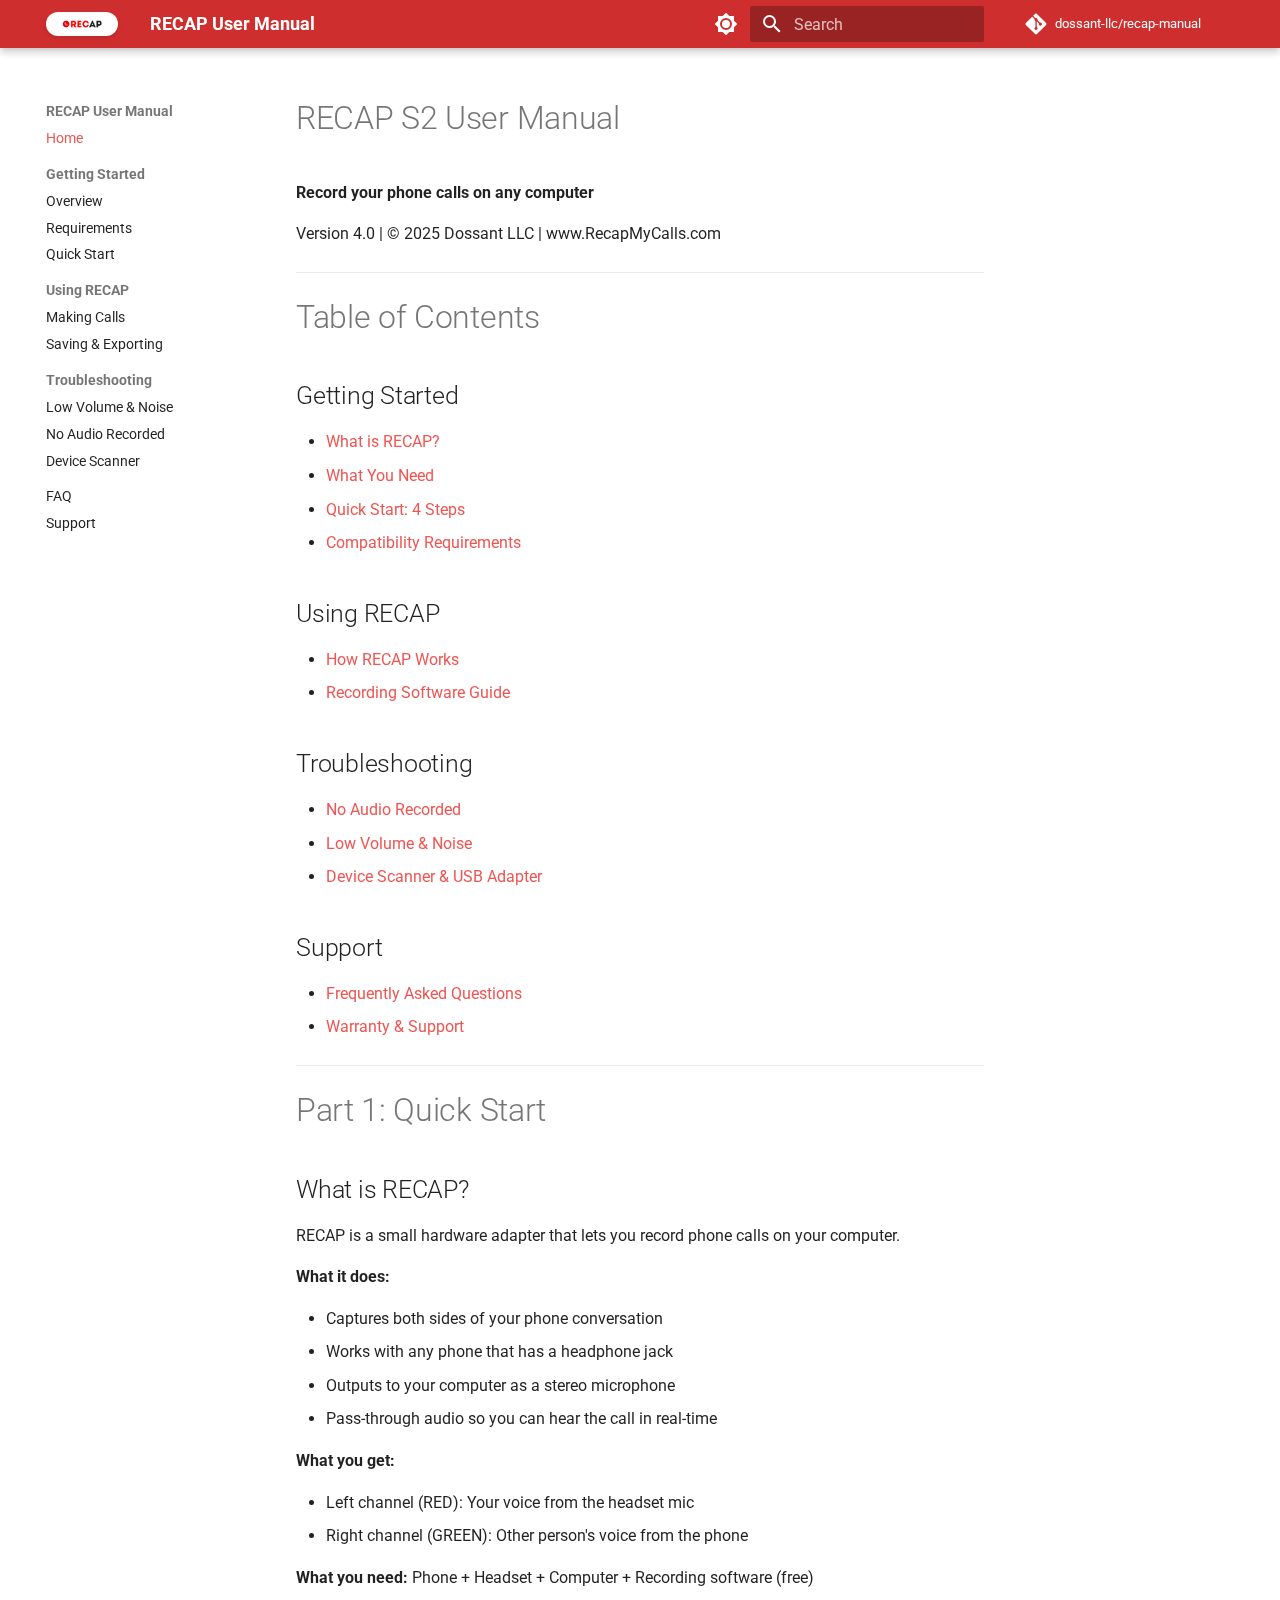
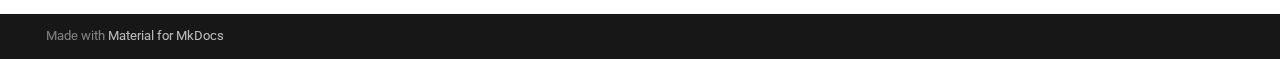
<file: index.html>
<!doctype html>
<html lang="en" class="no-js">
  <head>
    
      <meta charset="utf-8">
      <meta name="viewport" content="width=device-width,initial-scale=1">
      
      
      
        <link rel="canonical" href="https://dossant-llc.github.io/recap-manual/">
      
      
      
        <link rel="next" href="getting-started/overview/">
      
      
        
      
      
      <link rel="icon" href="assets/images/recap-logo.png">
      <meta name="generator" content="mkdocs-1.6.1, mkdocs-material-9.7.0">
    
    
      
        <title>RECAP User Manual</title>
      
    
    
      <link rel="stylesheet" href="assets/stylesheets/main.618322db.min.css">
      
        
        <link rel="stylesheet" href="assets/stylesheets/palette.ab4e12ef.min.css">
      
      


    
    
      
    
    
      
        
        
        <link rel="preconnect" href="https://fonts.gstatic.com" crossorigin>
        <link rel="stylesheet" href="https://fonts.googleapis.com/css?family=Roboto:300,300i,400,400i,700,700i%7CRoboto+Mono:400,400i,700,700i&display=fallback">
        <style>:root{--md-text-font:"Roboto";--md-code-font:"Roboto Mono"}</style>
      
    
    
      <link rel="stylesheet" href="stylesheets/extra.css">
    
    <script>__md_scope=new URL(".",location),__md_hash=e=>[...e].reduce(((e,_)=>(e<<5)-e+_.charCodeAt(0)),0),__md_get=(e,_=localStorage,t=__md_scope)=>JSON.parse(_.getItem(t.pathname+"."+e)),__md_set=(e,_,t=localStorage,a=__md_scope)=>{try{t.setItem(a.pathname+"."+e,JSON.stringify(_))}catch(e){}}</script>
    
      

    
    
  </head>
  
  
    
    
      
    
    
    
    
    <body dir="ltr" data-md-color-scheme="default" data-md-color-primary="red" data-md-color-accent="red">
  
    
    <input class="md-toggle" data-md-toggle="drawer" type="checkbox" id="__drawer" autocomplete="off">
    <input class="md-toggle" data-md-toggle="search" type="checkbox" id="__search" autocomplete="off">
    <label class="md-overlay" for="__drawer"></label>
    <div data-md-component="skip">
      
        
        <a href="#recap-s2-user-manual" class="md-skip">
          Skip to content
        </a>
      
    </div>
    <div data-md-component="announce">
      
    </div>
    
    
      

  

<header class="md-header md-header--shadow" data-md-component="header">
  <nav class="md-header__inner md-grid" aria-label="Header">
    <a href="." title="RECAP User Manual" class="md-header__button md-logo" aria-label="RECAP User Manual" data-md-component="logo">
      
  <img src="assets/images/recap-logo.png" alt="logo">

    </a>
    <label class="md-header__button md-icon" for="__drawer">
      
      <svg xmlns="http://www.w3.org/2000/svg" viewBox="0 0 24 24"><path d="M3 6h18v2H3zm0 5h18v2H3zm0 5h18v2H3z"/></svg>
    </label>
    <div class="md-header__title" data-md-component="header-title">
      <div class="md-header__ellipsis">
        <div class="md-header__topic">
          <span class="md-ellipsis">
            RECAP User Manual
          </span>
        </div>
        <div class="md-header__topic" data-md-component="header-topic">
          <span class="md-ellipsis">
            
              Home
            
          </span>
        </div>
      </div>
    </div>
    
      
        <form class="md-header__option" data-md-component="palette">
  
    
    
    
    <input class="md-option" data-md-color-media="(prefers-color-scheme: light)" data-md-color-scheme="default" data-md-color-primary="red" data-md-color-accent="red"  aria-label="Switch to dark mode"  type="radio" name="__palette" id="__palette_0">
    
      <label class="md-header__button md-icon" title="Switch to dark mode" for="__palette_1" hidden>
        <svg xmlns="http://www.w3.org/2000/svg" viewBox="0 0 24 24"><path d="M12 8a4 4 0 0 0-4 4 4 4 0 0 0 4 4 4 4 0 0 0 4-4 4 4 0 0 0-4-4m0 10a6 6 0 0 1-6-6 6 6 0 0 1 6-6 6 6 0 0 1 6 6 6 6 0 0 1-6 6m8-9.31V4h-4.69L12 .69 8.69 4H4v4.69L.69 12 4 15.31V20h4.69L12 23.31 15.31 20H20v-4.69L23.31 12z"/></svg>
      </label>
    
  
    
    
    
    <input class="md-option" data-md-color-media="(prefers-color-scheme: dark)" data-md-color-scheme="slate" data-md-color-primary="red" data-md-color-accent="red"  aria-label="Switch to light mode"  type="radio" name="__palette" id="__palette_1">
    
      <label class="md-header__button md-icon" title="Switch to light mode" for="__palette_0" hidden>
        <svg xmlns="http://www.w3.org/2000/svg" viewBox="0 0 24 24"><path d="M12 18c-.89 0-1.74-.2-2.5-.55C11.56 16.5 13 14.42 13 12s-1.44-4.5-3.5-5.45C10.26 6.2 11.11 6 12 6a6 6 0 0 1 6 6 6 6 0 0 1-6 6m8-9.31V4h-4.69L12 .69 8.69 4H4v4.69L.69 12 4 15.31V20h4.69L12 23.31 15.31 20H20v-4.69L23.31 12z"/></svg>
      </label>
    
  
</form>
      
    
    
      <script>var palette=__md_get("__palette");if(palette&&palette.color){if("(prefers-color-scheme)"===palette.color.media){var media=matchMedia("(prefers-color-scheme: light)"),input=document.querySelector(media.matches?"[data-md-color-media='(prefers-color-scheme: light)']":"[data-md-color-media='(prefers-color-scheme: dark)']");palette.color.media=input.getAttribute("data-md-color-media"),palette.color.scheme=input.getAttribute("data-md-color-scheme"),palette.color.primary=input.getAttribute("data-md-color-primary"),palette.color.accent=input.getAttribute("data-md-color-accent")}for(var[key,value]of Object.entries(palette.color))document.body.setAttribute("data-md-color-"+key,value)}</script>
    
    
    
      
      
        <label class="md-header__button md-icon" for="__search">
          
          <svg xmlns="http://www.w3.org/2000/svg" viewBox="0 0 24 24"><path d="M9.5 3A6.5 6.5 0 0 1 16 9.5c0 1.61-.59 3.09-1.56 4.23l.27.27h.79l5 5-1.5 1.5-5-5v-.79l-.27-.27A6.52 6.52 0 0 1 9.5 16 6.5 6.5 0 0 1 3 9.5 6.5 6.5 0 0 1 9.5 3m0 2C7 5 5 7 5 9.5S7 14 9.5 14 14 12 14 9.5 12 5 9.5 5"/></svg>
        </label>
        <div class="md-search" data-md-component="search" role="dialog">
  <label class="md-search__overlay" for="__search"></label>
  <div class="md-search__inner" role="search">
    <form class="md-search__form" name="search">
      <input type="text" class="md-search__input" name="query" aria-label="Search" placeholder="Search" autocapitalize="off" autocorrect="off" autocomplete="off" spellcheck="false" data-md-component="search-query" required>
      <label class="md-search__icon md-icon" for="__search">
        
        <svg xmlns="http://www.w3.org/2000/svg" viewBox="0 0 24 24"><path d="M9.5 3A6.5 6.5 0 0 1 16 9.5c0 1.61-.59 3.09-1.56 4.23l.27.27h.79l5 5-1.5 1.5-5-5v-.79l-.27-.27A6.52 6.52 0 0 1 9.5 16 6.5 6.5 0 0 1 3 9.5 6.5 6.5 0 0 1 9.5 3m0 2C7 5 5 7 5 9.5S7 14 9.5 14 14 12 14 9.5 12 5 9.5 5"/></svg>
        
        <svg xmlns="http://www.w3.org/2000/svg" viewBox="0 0 24 24"><path d="M20 11v2H8l5.5 5.5-1.42 1.42L4.16 12l7.92-7.92L13.5 5.5 8 11z"/></svg>
      </label>
      <nav class="md-search__options" aria-label="Search">
        
        <button type="reset" class="md-search__icon md-icon" title="Clear" aria-label="Clear" tabindex="-1">
          
          <svg xmlns="http://www.w3.org/2000/svg" viewBox="0 0 24 24"><path d="M19 6.41 17.59 5 12 10.59 6.41 5 5 6.41 10.59 12 5 17.59 6.41 19 12 13.41 17.59 19 19 17.59 13.41 12z"/></svg>
        </button>
      </nav>
      
        <div class="md-search__suggest" data-md-component="search-suggest"></div>
      
    </form>
    <div class="md-search__output">
      <div class="md-search__scrollwrap" tabindex="0" data-md-scrollfix>
        <div class="md-search-result" data-md-component="search-result">
          <div class="md-search-result__meta">
            Initializing search
          </div>
          <ol class="md-search-result__list" role="presentation"></ol>
        </div>
      </div>
    </div>
  </div>
</div>
      
    
    
      <div class="md-header__source">
        <a href="https://github.com/dossant-llc/recap-manual" title="Go to repository" class="md-source" data-md-component="source">
  <div class="md-source__icon md-icon">
    
    <svg xmlns="http://www.w3.org/2000/svg" viewBox="0 0 448 512"><!--! Font Awesome Free 7.1.0 by @fontawesome - https://fontawesome.com License - https://fontawesome.com/license/free (Icons: CC BY 4.0, Fonts: SIL OFL 1.1, Code: MIT License) Copyright 2025 Fonticons, Inc.--><path d="M439.6 236.1 244 40.5c-5.4-5.5-12.8-8.5-20.4-8.5s-15 3-20.4 8.4L162.5 81l51.5 51.5c27.1-9.1 52.7 16.8 43.4 43.7l49.7 49.7c34.2-11.8 61.2 31 35.5 56.7-26.5 26.5-70.2-2.9-56-37.3L240.3 199v121.9c25.3 12.5 22.3 41.8 9.1 55-6.4 6.4-15.2 10.1-24.3 10.1s-17.8-3.6-24.3-10.1c-17.6-17.6-11.1-46.9 11.2-56v-123c-20.8-8.5-24.6-30.7-18.6-45L142.6 101 8.5 235.1C3 240.6 0 247.9 0 255.5s3 15 8.5 20.4l195.6 195.7c5.4 5.4 12.7 8.4 20.4 8.4s15-3 20.4-8.4l194.7-194.7c5.4-5.4 8.4-12.8 8.4-20.4s-3-15-8.4-20.4"/></svg>
  </div>
  <div class="md-source__repository">
    dossant-llc/recap-manual
  </div>
</a>
      </div>
    
  </nav>
  
</header>
    
    <div class="md-container" data-md-component="container">
      
      
        
          
        
      
      <main class="md-main" data-md-component="main">
        <div class="md-main__inner md-grid">
          
            
              
              <div class="md-sidebar md-sidebar--primary" data-md-component="sidebar" data-md-type="navigation" >
                <div class="md-sidebar__scrollwrap">
                  <div class="md-sidebar__inner">
                    



<nav class="md-nav md-nav--primary" aria-label="Navigation" data-md-level="0">
  <label class="md-nav__title" for="__drawer">
    <a href="." title="RECAP User Manual" class="md-nav__button md-logo" aria-label="RECAP User Manual" data-md-component="logo">
      
  <img src="assets/images/recap-logo.png" alt="logo">

    </a>
    RECAP User Manual
  </label>
  
    <div class="md-nav__source">
      <a href="https://github.com/dossant-llc/recap-manual" title="Go to repository" class="md-source" data-md-component="source">
  <div class="md-source__icon md-icon">
    
    <svg xmlns="http://www.w3.org/2000/svg" viewBox="0 0 448 512"><!--! Font Awesome Free 7.1.0 by @fontawesome - https://fontawesome.com License - https://fontawesome.com/license/free (Icons: CC BY 4.0, Fonts: SIL OFL 1.1, Code: MIT License) Copyright 2025 Fonticons, Inc.--><path d="M439.6 236.1 244 40.5c-5.4-5.5-12.8-8.5-20.4-8.5s-15 3-20.4 8.4L162.5 81l51.5 51.5c27.1-9.1 52.7 16.8 43.4 43.7l49.7 49.7c34.2-11.8 61.2 31 35.5 56.7-26.5 26.5-70.2-2.9-56-37.3L240.3 199v121.9c25.3 12.5 22.3 41.8 9.1 55-6.4 6.4-15.2 10.1-24.3 10.1s-17.8-3.6-24.3-10.1c-17.6-17.6-11.1-46.9 11.2-56v-123c-20.8-8.5-24.6-30.7-18.6-45L142.6 101 8.5 235.1C3 240.6 0 247.9 0 255.5s3 15 8.5 20.4l195.6 195.7c5.4 5.4 12.7 8.4 20.4 8.4s15-3 20.4-8.4l194.7-194.7c5.4-5.4 8.4-12.8 8.4-20.4s-3-15-8.4-20.4"/></svg>
  </div>
  <div class="md-source__repository">
    dossant-llc/recap-manual
  </div>
</a>
    </div>
  
  <ul class="md-nav__list" data-md-scrollfix>
    
      
      
  
  
    
  
  
  
    <li class="md-nav__item md-nav__item--active">
      
      <input class="md-nav__toggle md-toggle" type="checkbox" id="__toc">
      
      
        
      
      
      <a href="." class="md-nav__link md-nav__link--active">
        
  
  
  <span class="md-ellipsis">
    
  
    Home
  

    
  </span>
  
  

      </a>
      
    </li>
  

    
      
      
  
  
  
  
    
    
    
    
      
        
        
      
    
    
    <li class="md-nav__item md-nav__item--section md-nav__item--nested">
      
        
        
          
        
        <input class="md-nav__toggle md-toggle md-toggle--indeterminate" type="checkbox" id="__nav_2" >
        
          
          <label class="md-nav__link" for="__nav_2" id="__nav_2_label" tabindex="">
            
  
  
  <span class="md-ellipsis">
    
  
    Getting Started
  

    
  </span>
  
  

            <span class="md-nav__icon md-icon"></span>
          </label>
        
        <nav class="md-nav" data-md-level="1" aria-labelledby="__nav_2_label" aria-expanded="false">
          <label class="md-nav__title" for="__nav_2">
            <span class="md-nav__icon md-icon"></span>
            
  
    Getting Started
  

          </label>
          <ul class="md-nav__list" data-md-scrollfix>
            
              
                
  
  
  
  
    <li class="md-nav__item">
      <a href="getting-started/overview/" class="md-nav__link">
        
  
  
  <span class="md-ellipsis">
    
  
    Overview
  

    
  </span>
  
  

      </a>
    </li>
  

              
            
              
                
  
  
  
  
    <li class="md-nav__item">
      <a href="getting-started/requirements/" class="md-nav__link">
        
  
  
  <span class="md-ellipsis">
    
  
    Requirements
  

    
  </span>
  
  

      </a>
    </li>
  

              
            
              
                
  
  
  
  
    <li class="md-nav__item">
      <a href="getting-started/quick-start/" class="md-nav__link">
        
  
  
  <span class="md-ellipsis">
    
  
    Quick Start
  

    
  </span>
  
  

      </a>
    </li>
  

              
            
          </ul>
        </nav>
      
    </li>
  

    
      
      
  
  
  
  
    
    
    
    
      
        
        
      
    
    
    <li class="md-nav__item md-nav__item--section md-nav__item--nested">
      
        
        
          
        
        <input class="md-nav__toggle md-toggle md-toggle--indeterminate" type="checkbox" id="__nav_3" >
        
          
          <label class="md-nav__link" for="__nav_3" id="__nav_3_label" tabindex="">
            
  
  
  <span class="md-ellipsis">
    
  
    Using RECAP
  

    
  </span>
  
  

            <span class="md-nav__icon md-icon"></span>
          </label>
        
        <nav class="md-nav" data-md-level="1" aria-labelledby="__nav_3_label" aria-expanded="false">
          <label class="md-nav__title" for="__nav_3">
            <span class="md-nav__icon md-icon"></span>
            
  
    Using RECAP
  

          </label>
          <ul class="md-nav__list" data-md-scrollfix>
            
              
                
  
  
  
  
    <li class="md-nav__item">
      <a href="using-recap/making-calls/" class="md-nav__link">
        
  
  
  <span class="md-ellipsis">
    
  
    Making Calls
  

    
  </span>
  
  

      </a>
    </li>
  

              
            
              
                
  
  
  
  
    <li class="md-nav__item">
      <a href="using-recap/saving-exporting/" class="md-nav__link">
        
  
  
  <span class="md-ellipsis">
    
  
    Saving & Exporting
  

    
  </span>
  
  

      </a>
    </li>
  

              
            
          </ul>
        </nav>
      
    </li>
  

    
      
      
  
  
  
  
    
    
    
    
      
        
        
      
    
    
    <li class="md-nav__item md-nav__item--section md-nav__item--nested">
      
        
        
          
        
        <input class="md-nav__toggle md-toggle md-toggle--indeterminate" type="checkbox" id="__nav_4" >
        
          
          <label class="md-nav__link" for="__nav_4" id="__nav_4_label" tabindex="">
            
  
  
  <span class="md-ellipsis">
    
  
    Troubleshooting
  

    
  </span>
  
  

            <span class="md-nav__icon md-icon"></span>
          </label>
        
        <nav class="md-nav" data-md-level="1" aria-labelledby="__nav_4_label" aria-expanded="false">
          <label class="md-nav__title" for="__nav_4">
            <span class="md-nav__icon md-icon"></span>
            
  
    Troubleshooting
  

          </label>
          <ul class="md-nav__list" data-md-scrollfix>
            
              
                
  
  
  
  
    <li class="md-nav__item">
      <a href="troubleshooting/low-volume-noise/" class="md-nav__link">
        
  
  
  <span class="md-ellipsis">
    
  
    Low Volume & Noise
  

    
  </span>
  
  

      </a>
    </li>
  

              
            
              
                
  
  
  
  
    <li class="md-nav__item">
      <a href="troubleshooting/no-audio/" class="md-nav__link">
        
  
  
  <span class="md-ellipsis">
    
  
    No Audio Recorded
  

    
  </span>
  
  

      </a>
    </li>
  

              
            
              
                
  
  
  
  
    <li class="md-nav__item">
      <a href="troubleshooting/device-scanner/" class="md-nav__link">
        
  
  
  <span class="md-ellipsis">
    
  
    Device Scanner
  

    
  </span>
  
  

      </a>
    </li>
  

              
            
          </ul>
        </nav>
      
    </li>
  

    
      
      
  
  
  
  
    <li class="md-nav__item">
      <a href="faq/" class="md-nav__link">
        
  
  
  <span class="md-ellipsis">
    
  
    FAQ
  

    
  </span>
  
  

      </a>
    </li>
  

    
      
      
  
  
  
  
    <li class="md-nav__item">
      <a href="support/" class="md-nav__link">
        
  
  
  <span class="md-ellipsis">
    
  
    Support
  

    
  </span>
  
  

      </a>
    </li>
  

    
  </ul>
</nav>
                  </div>
                </div>
              </div>
            
            
              
              <div class="md-sidebar md-sidebar--secondary" data-md-component="sidebar" data-md-type="toc" >
                <div class="md-sidebar__scrollwrap">
                  <div class="md-sidebar__inner">
                    

<nav class="md-nav md-nav--secondary" aria-label="Table of contents">
  
  
  
    
  
  
</nav>
                  </div>
                </div>
              </div>
            
          
          
            <div class="md-content" data-md-component="content">
              
              <article class="md-content__inner md-typeset">
                
                  


  
  


<h1 id="recap-s2-user-manual">RECAP S2 User Manual</h1>
<p><strong>Record your phone calls on any computer</strong></p>
<p>Version 4.0 | © 2025 Dossant LLC | www.RecapMyCalls.com</p>
<hr />
<h1 id="table-of-contents">Table of Contents</h1>
<h2 id="getting-started">Getting Started</h2>
<ul>
<li><a href="#what-is-recap">What is RECAP?</a></li>
<li><a href="getting-started/overview/">What You Need</a></li>
<li><a href="getting-started/quick-start/">Quick Start: 4 Steps</a></li>
<li><a href="getting-started/requirements/">Compatibility Requirements</a></li>
</ul>
<h2 id="using-recap">Using RECAP</h2>
<ul>
<li><a href="using-recap/making-calls/">How RECAP Works</a></li>
<li><a href="using-recap/saving-exporting/">Recording Software Guide</a></li>
</ul>
<h2 id="troubleshooting">Troubleshooting</h2>
<ul>
<li><a href="troubleshooting/no-audio/">No Audio Recorded</a></li>
<li><a href="troubleshooting/low-volume-noise/">Low Volume &amp; Noise</a></li>
<li><a href="troubleshooting/device-scanner/">Device Scanner &amp; USB Adapter</a></li>
</ul>
<h2 id="support">Support</h2>
<ul>
<li><a href="faq/">Frequently Asked Questions</a></li>
<li><a href="support/">Warranty &amp; Support</a></li>
</ul>
<hr />
<h1 id="part-1-quick-start">Part 1: Quick Start</h1>
<h2 id="what-is-recap">What is RECAP?</h2>
<p>RECAP is a small hardware adapter that lets you record phone calls on your computer.</p>
<p><strong>What it does:</strong></p>
<ul>
<li>Captures both sides of your phone conversation</li>
<li>Works with any phone that has a headphone jack</li>
<li>Outputs to your computer as a stereo microphone</li>
<li>Pass-through audio so you can hear the call in real-time</li>
</ul>
<p><strong>What you get:</strong></p>
<ul>
<li>Left channel (RED): Your voice from the headset mic</li>
<li>Right channel (GREEN): Other person's voice from the phone</li>
</ul>
<p><strong>What you need:</strong> Phone + Headset + Computer + Recording software (free)</p>












                
              </article>
            </div>
          
          
<script>var target=document.getElementById(location.hash.slice(1));target&&target.name&&(target.checked=target.name.startsWith("__tabbed_"))</script>
        </div>
        
      </main>
      
        <footer class="md-footer">
  
  <div class="md-footer-meta md-typeset">
    <div class="md-footer-meta__inner md-grid">
      <div class="md-copyright">
  
  
    Made with
    <a href="https://squidfunk.github.io/mkdocs-material/" target="_blank" rel="noopener">
      Material for MkDocs
    </a>
  
</div>
      
    </div>
  </div>
</footer>
      
    </div>
    <div class="md-dialog" data-md-component="dialog">
      <div class="md-dialog__inner md-typeset"></div>
    </div>
    
    
    
      
      
      <script id="__config" type="application/json">{"annotate": null, "base": ".", "features": ["navigation.instant", "navigation.sections", "navigation.expand", "search.highlight", "search.suggest"], "search": "assets/javascripts/workers/search.7a47a382.min.js", "tags": null, "translations": {"clipboard.copied": "Copied to clipboard", "clipboard.copy": "Copy to clipboard", "search.result.more.one": "1 more on this page", "search.result.more.other": "# more on this page", "search.result.none": "No matching documents", "search.result.one": "1 matching document", "search.result.other": "# matching documents", "search.result.placeholder": "Type to start searching", "search.result.term.missing": "Missing", "select.version": "Select version"}, "version": null}</script>
    
    
      <script src="assets/javascripts/bundle.e71a0d61.min.js"></script>
      
    
  </body>
</html>
</file>
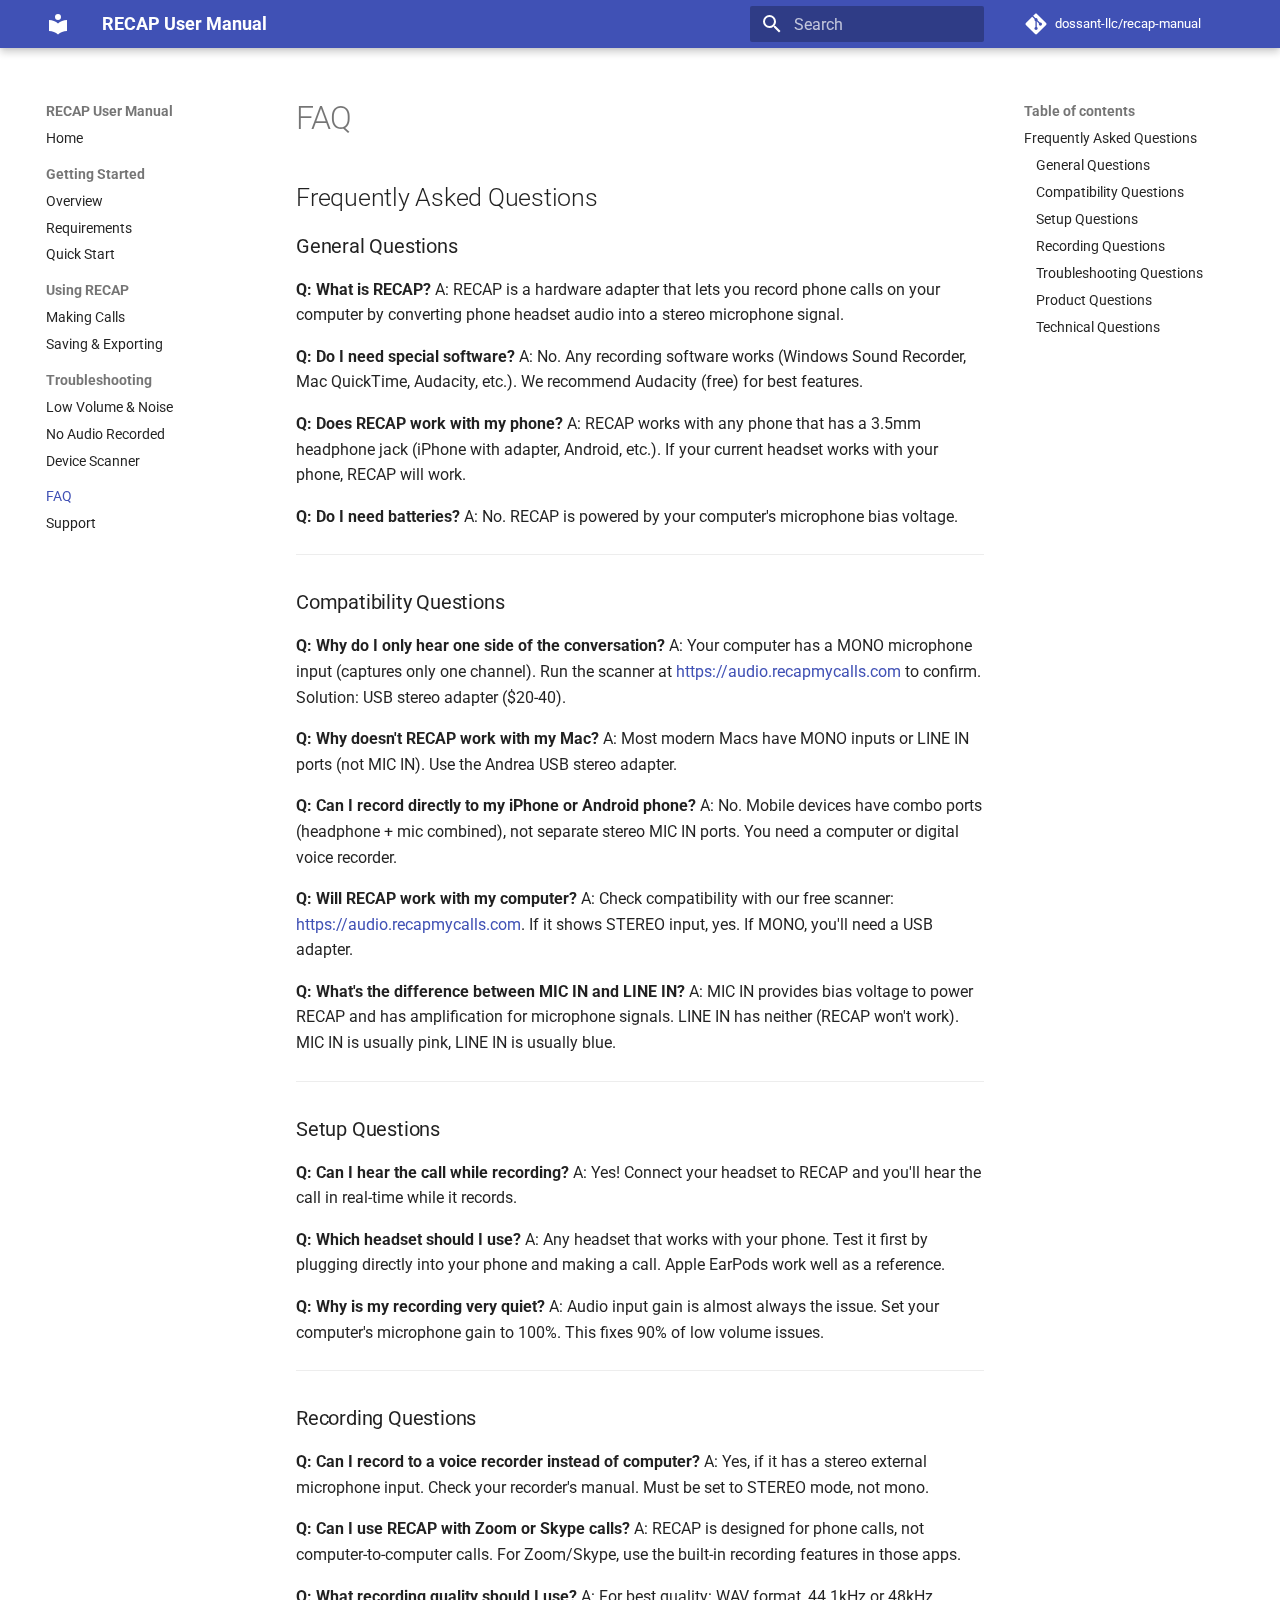
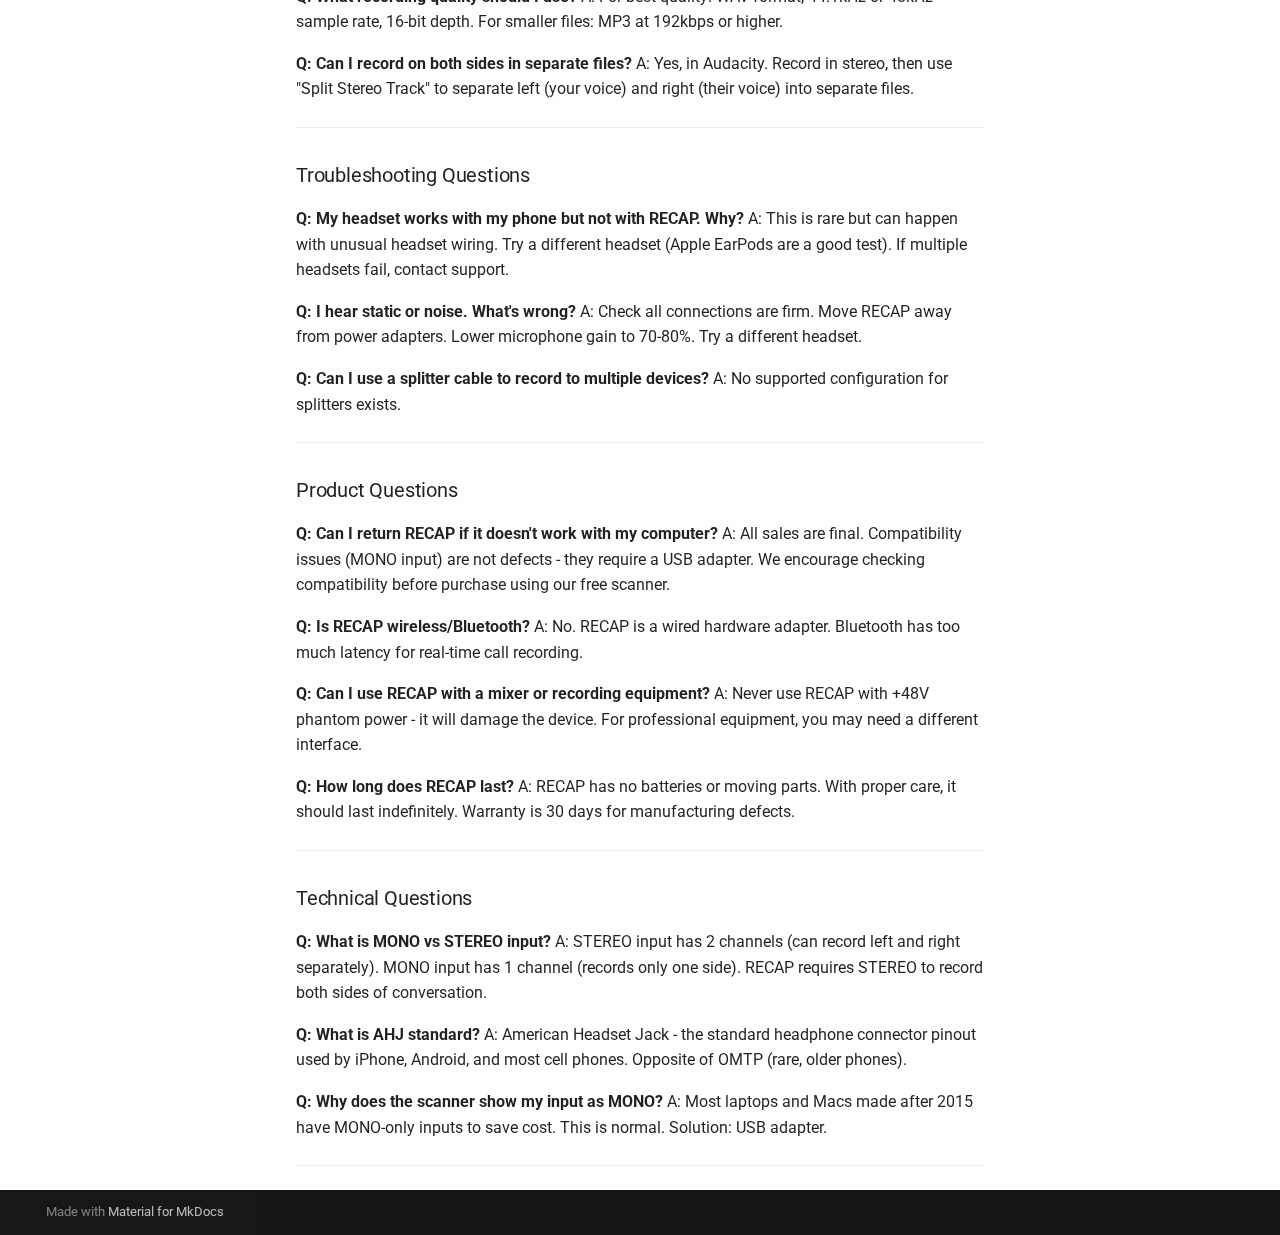
<file: faq/index.html>
<!doctype html>
<html lang="en" class="no-js">
  <head>
    
      <meta charset="utf-8">
      <meta name="viewport" content="width=device-width,initial-scale=1">
      
      
      
        <link rel="canonical" href="https://dossant-llc.github.io/recap-manual/faq/">
      
      
        <link rel="prev" href="../troubleshooting/device-scanner/">
      
      
        <link rel="next" href="../support/">
      
      
        
      
      
      <link rel="icon" href="../assets/images/favicon.png">
      <meta name="generator" content="mkdocs-1.6.1, mkdocs-material-9.7.0">
    
    
      
        <title>FAQ - RECAP User Manual</title>
      
    
    
      <link rel="stylesheet" href="../assets/stylesheets/main.618322db.min.css">
      
      


    
    
      
    
    
      
        
        
        <link rel="preconnect" href="https://fonts.gstatic.com" crossorigin>
        <link rel="stylesheet" href="https://fonts.googleapis.com/css?family=Roboto:300,300i,400,400i,700,700i%7CRoboto+Mono:400,400i,700,700i&display=fallback">
        <style>:root{--md-text-font:"Roboto";--md-code-font:"Roboto Mono"}</style>
      
    
    
    <script>__md_scope=new URL("..",location),__md_hash=e=>[...e].reduce(((e,_)=>(e<<5)-e+_.charCodeAt(0)),0),__md_get=(e,_=localStorage,t=__md_scope)=>JSON.parse(_.getItem(t.pathname+"."+e)),__md_set=(e,_,t=localStorage,a=__md_scope)=>{try{t.setItem(a.pathname+"."+e,JSON.stringify(_))}catch(e){}}</script>
    
      

    
    
  </head>
  
  
    <body dir="ltr">
  
    
    <input class="md-toggle" data-md-toggle="drawer" type="checkbox" id="__drawer" autocomplete="off">
    <input class="md-toggle" data-md-toggle="search" type="checkbox" id="__search" autocomplete="off">
    <label class="md-overlay" for="__drawer"></label>
    <div data-md-component="skip">
      
        
        <a href="#frequently-asked-questions" class="md-skip">
          Skip to content
        </a>
      
    </div>
    <div data-md-component="announce">
      
    </div>
    
    
      

  

<header class="md-header md-header--shadow" data-md-component="header">
  <nav class="md-header__inner md-grid" aria-label="Header">
    <a href=".." title="RECAP User Manual" class="md-header__button md-logo" aria-label="RECAP User Manual" data-md-component="logo">
      
  
  <svg xmlns="http://www.w3.org/2000/svg" viewBox="0 0 24 24"><path d="M12 8a3 3 0 0 0 3-3 3 3 0 0 0-3-3 3 3 0 0 0-3 3 3 3 0 0 0 3 3m0 3.54C9.64 9.35 6.5 8 3 8v11c3.5 0 6.64 1.35 9 3.54 2.36-2.19 5.5-3.54 9-3.54V8c-3.5 0-6.64 1.35-9 3.54"/></svg>

    </a>
    <label class="md-header__button md-icon" for="__drawer">
      
      <svg xmlns="http://www.w3.org/2000/svg" viewBox="0 0 24 24"><path d="M3 6h18v2H3zm0 5h18v2H3zm0 5h18v2H3z"/></svg>
    </label>
    <div class="md-header__title" data-md-component="header-title">
      <div class="md-header__ellipsis">
        <div class="md-header__topic">
          <span class="md-ellipsis">
            RECAP User Manual
          </span>
        </div>
        <div class="md-header__topic" data-md-component="header-topic">
          <span class="md-ellipsis">
            
              FAQ
            
          </span>
        </div>
      </div>
    </div>
    
    
      <script>var palette=__md_get("__palette");if(palette&&palette.color){if("(prefers-color-scheme)"===palette.color.media){var media=matchMedia("(prefers-color-scheme: light)"),input=document.querySelector(media.matches?"[data-md-color-media='(prefers-color-scheme: light)']":"[data-md-color-media='(prefers-color-scheme: dark)']");palette.color.media=input.getAttribute("data-md-color-media"),palette.color.scheme=input.getAttribute("data-md-color-scheme"),palette.color.primary=input.getAttribute("data-md-color-primary"),palette.color.accent=input.getAttribute("data-md-color-accent")}for(var[key,value]of Object.entries(palette.color))document.body.setAttribute("data-md-color-"+key,value)}</script>
    
    
    
      
      
        <label class="md-header__button md-icon" for="__search">
          
          <svg xmlns="http://www.w3.org/2000/svg" viewBox="0 0 24 24"><path d="M9.5 3A6.5 6.5 0 0 1 16 9.5c0 1.61-.59 3.09-1.56 4.23l.27.27h.79l5 5-1.5 1.5-5-5v-.79l-.27-.27A6.52 6.52 0 0 1 9.5 16 6.5 6.5 0 0 1 3 9.5 6.5 6.5 0 0 1 9.5 3m0 2C7 5 5 7 5 9.5S7 14 9.5 14 14 12 14 9.5 12 5 9.5 5"/></svg>
        </label>
        <div class="md-search" data-md-component="search" role="dialog">
  <label class="md-search__overlay" for="__search"></label>
  <div class="md-search__inner" role="search">
    <form class="md-search__form" name="search">
      <input type="text" class="md-search__input" name="query" aria-label="Search" placeholder="Search" autocapitalize="off" autocorrect="off" autocomplete="off" spellcheck="false" data-md-component="search-query" required>
      <label class="md-search__icon md-icon" for="__search">
        
        <svg xmlns="http://www.w3.org/2000/svg" viewBox="0 0 24 24"><path d="M9.5 3A6.5 6.5 0 0 1 16 9.5c0 1.61-.59 3.09-1.56 4.23l.27.27h.79l5 5-1.5 1.5-5-5v-.79l-.27-.27A6.52 6.52 0 0 1 9.5 16 6.5 6.5 0 0 1 3 9.5 6.5 6.5 0 0 1 9.5 3m0 2C7 5 5 7 5 9.5S7 14 9.5 14 14 12 14 9.5 12 5 9.5 5"/></svg>
        
        <svg xmlns="http://www.w3.org/2000/svg" viewBox="0 0 24 24"><path d="M20 11v2H8l5.5 5.5-1.42 1.42L4.16 12l7.92-7.92L13.5 5.5 8 11z"/></svg>
      </label>
      <nav class="md-search__options" aria-label="Search">
        
        <button type="reset" class="md-search__icon md-icon" title="Clear" aria-label="Clear" tabindex="-1">
          
          <svg xmlns="http://www.w3.org/2000/svg" viewBox="0 0 24 24"><path d="M19 6.41 17.59 5 12 10.59 6.41 5 5 6.41 10.59 12 5 17.59 6.41 19 12 13.41 17.59 19 19 17.59 13.41 12z"/></svg>
        </button>
      </nav>
      
        <div class="md-search__suggest" data-md-component="search-suggest"></div>
      
    </form>
    <div class="md-search__output">
      <div class="md-search__scrollwrap" tabindex="0" data-md-scrollfix>
        <div class="md-search-result" data-md-component="search-result">
          <div class="md-search-result__meta">
            Initializing search
          </div>
          <ol class="md-search-result__list" role="presentation"></ol>
        </div>
      </div>
    </div>
  </div>
</div>
      
    
    
      <div class="md-header__source">
        <a href="https://github.com/dossant-llc/recap-manual" title="Go to repository" class="md-source" data-md-component="source">
  <div class="md-source__icon md-icon">
    
    <svg xmlns="http://www.w3.org/2000/svg" viewBox="0 0 448 512"><!--! Font Awesome Free 7.1.0 by @fontawesome - https://fontawesome.com License - https://fontawesome.com/license/free (Icons: CC BY 4.0, Fonts: SIL OFL 1.1, Code: MIT License) Copyright 2025 Fonticons, Inc.--><path d="M439.6 236.1 244 40.5c-5.4-5.5-12.8-8.5-20.4-8.5s-15 3-20.4 8.4L162.5 81l51.5 51.5c27.1-9.1 52.7 16.8 43.4 43.7l49.7 49.7c34.2-11.8 61.2 31 35.5 56.7-26.5 26.5-70.2-2.9-56-37.3L240.3 199v121.9c25.3 12.5 22.3 41.8 9.1 55-6.4 6.4-15.2 10.1-24.3 10.1s-17.8-3.6-24.3-10.1c-17.6-17.6-11.1-46.9 11.2-56v-123c-20.8-8.5-24.6-30.7-18.6-45L142.6 101 8.5 235.1C3 240.6 0 247.9 0 255.5s3 15 8.5 20.4l195.6 195.7c5.4 5.4 12.7 8.4 20.4 8.4s15-3 20.4-8.4l194.7-194.7c5.4-5.4 8.4-12.8 8.4-20.4s-3-15-8.4-20.4"/></svg>
  </div>
  <div class="md-source__repository">
    dossant-llc/recap-manual
  </div>
</a>
      </div>
    
  </nav>
  
</header>
    
    <div class="md-container" data-md-component="container">
      
      
        
          
        
      
      <main class="md-main" data-md-component="main">
        <div class="md-main__inner md-grid">
          
            
              
              <div class="md-sidebar md-sidebar--primary" data-md-component="sidebar" data-md-type="navigation" >
                <div class="md-sidebar__scrollwrap">
                  <div class="md-sidebar__inner">
                    



<nav class="md-nav md-nav--primary" aria-label="Navigation" data-md-level="0">
  <label class="md-nav__title" for="__drawer">
    <a href=".." title="RECAP User Manual" class="md-nav__button md-logo" aria-label="RECAP User Manual" data-md-component="logo">
      
  
  <svg xmlns="http://www.w3.org/2000/svg" viewBox="0 0 24 24"><path d="M12 8a3 3 0 0 0 3-3 3 3 0 0 0-3-3 3 3 0 0 0-3 3 3 3 0 0 0 3 3m0 3.54C9.64 9.35 6.5 8 3 8v11c3.5 0 6.64 1.35 9 3.54 2.36-2.19 5.5-3.54 9-3.54V8c-3.5 0-6.64 1.35-9 3.54"/></svg>

    </a>
    RECAP User Manual
  </label>
  
    <div class="md-nav__source">
      <a href="https://github.com/dossant-llc/recap-manual" title="Go to repository" class="md-source" data-md-component="source">
  <div class="md-source__icon md-icon">
    
    <svg xmlns="http://www.w3.org/2000/svg" viewBox="0 0 448 512"><!--! Font Awesome Free 7.1.0 by @fontawesome - https://fontawesome.com License - https://fontawesome.com/license/free (Icons: CC BY 4.0, Fonts: SIL OFL 1.1, Code: MIT License) Copyright 2025 Fonticons, Inc.--><path d="M439.6 236.1 244 40.5c-5.4-5.5-12.8-8.5-20.4-8.5s-15 3-20.4 8.4L162.5 81l51.5 51.5c27.1-9.1 52.7 16.8 43.4 43.7l49.7 49.7c34.2-11.8 61.2 31 35.5 56.7-26.5 26.5-70.2-2.9-56-37.3L240.3 199v121.9c25.3 12.5 22.3 41.8 9.1 55-6.4 6.4-15.2 10.1-24.3 10.1s-17.8-3.6-24.3-10.1c-17.6-17.6-11.1-46.9 11.2-56v-123c-20.8-8.5-24.6-30.7-18.6-45L142.6 101 8.5 235.1C3 240.6 0 247.9 0 255.5s3 15 8.5 20.4l195.6 195.7c5.4 5.4 12.7 8.4 20.4 8.4s15-3 20.4-8.4l194.7-194.7c5.4-5.4 8.4-12.8 8.4-20.4s-3-15-8.4-20.4"/></svg>
  </div>
  <div class="md-source__repository">
    dossant-llc/recap-manual
  </div>
</a>
    </div>
  
  <ul class="md-nav__list" data-md-scrollfix>
    
      
      
  
  
  
  
    <li class="md-nav__item">
      <a href=".." class="md-nav__link">
        
  
  
  <span class="md-ellipsis">
    
  
    Home
  

    
  </span>
  
  

      </a>
    </li>
  

    
      
      
  
  
  
  
    
    
    
    
      
        
        
      
    
    
    <li class="md-nav__item md-nav__item--section md-nav__item--nested">
      
        
        
          
        
        <input class="md-nav__toggle md-toggle md-toggle--indeterminate" type="checkbox" id="__nav_2" >
        
          
          <label class="md-nav__link" for="__nav_2" id="__nav_2_label" tabindex="">
            
  
  
  <span class="md-ellipsis">
    
  
    Getting Started
  

    
  </span>
  
  

            <span class="md-nav__icon md-icon"></span>
          </label>
        
        <nav class="md-nav" data-md-level="1" aria-labelledby="__nav_2_label" aria-expanded="false">
          <label class="md-nav__title" for="__nav_2">
            <span class="md-nav__icon md-icon"></span>
            
  
    Getting Started
  

          </label>
          <ul class="md-nav__list" data-md-scrollfix>
            
              
                
  
  
  
  
    <li class="md-nav__item">
      <a href="../getting-started/overview/" class="md-nav__link">
        
  
  
  <span class="md-ellipsis">
    
  
    Overview
  

    
  </span>
  
  

      </a>
    </li>
  

              
            
              
                
  
  
  
  
    <li class="md-nav__item">
      <a href="../getting-started/requirements/" class="md-nav__link">
        
  
  
  <span class="md-ellipsis">
    
  
    Requirements
  

    
  </span>
  
  

      </a>
    </li>
  

              
            
              
                
  
  
  
  
    <li class="md-nav__item">
      <a href="../getting-started/quick-start/" class="md-nav__link">
        
  
  
  <span class="md-ellipsis">
    
  
    Quick Start
  

    
  </span>
  
  

      </a>
    </li>
  

              
            
          </ul>
        </nav>
      
    </li>
  

    
      
      
  
  
  
  
    
    
    
    
      
        
        
      
    
    
    <li class="md-nav__item md-nav__item--section md-nav__item--nested">
      
        
        
          
        
        <input class="md-nav__toggle md-toggle md-toggle--indeterminate" type="checkbox" id="__nav_3" >
        
          
          <label class="md-nav__link" for="__nav_3" id="__nav_3_label" tabindex="">
            
  
  
  <span class="md-ellipsis">
    
  
    Using RECAP
  

    
  </span>
  
  

            <span class="md-nav__icon md-icon"></span>
          </label>
        
        <nav class="md-nav" data-md-level="1" aria-labelledby="__nav_3_label" aria-expanded="false">
          <label class="md-nav__title" for="__nav_3">
            <span class="md-nav__icon md-icon"></span>
            
  
    Using RECAP
  

          </label>
          <ul class="md-nav__list" data-md-scrollfix>
            
              
                
  
  
  
  
    <li class="md-nav__item">
      <a href="../using-recap/making-calls/" class="md-nav__link">
        
  
  
  <span class="md-ellipsis">
    
  
    Making Calls
  

    
  </span>
  
  

      </a>
    </li>
  

              
            
              
                
  
  
  
  
    <li class="md-nav__item">
      <a href="../using-recap/saving-exporting/" class="md-nav__link">
        
  
  
  <span class="md-ellipsis">
    
  
    Saving & Exporting
  

    
  </span>
  
  

      </a>
    </li>
  

              
            
          </ul>
        </nav>
      
    </li>
  

    
      
      
  
  
  
  
    
    
    
    
      
        
        
      
    
    
    <li class="md-nav__item md-nav__item--section md-nav__item--nested">
      
        
        
          
        
        <input class="md-nav__toggle md-toggle md-toggle--indeterminate" type="checkbox" id="__nav_4" >
        
          
          <label class="md-nav__link" for="__nav_4" id="__nav_4_label" tabindex="">
            
  
  
  <span class="md-ellipsis">
    
  
    Troubleshooting
  

    
  </span>
  
  

            <span class="md-nav__icon md-icon"></span>
          </label>
        
        <nav class="md-nav" data-md-level="1" aria-labelledby="__nav_4_label" aria-expanded="false">
          <label class="md-nav__title" for="__nav_4">
            <span class="md-nav__icon md-icon"></span>
            
  
    Troubleshooting
  

          </label>
          <ul class="md-nav__list" data-md-scrollfix>
            
              
                
  
  
  
  
    <li class="md-nav__item">
      <a href="../troubleshooting/low-volume-noise/" class="md-nav__link">
        
  
  
  <span class="md-ellipsis">
    
  
    Low Volume & Noise
  

    
  </span>
  
  

      </a>
    </li>
  

              
            
              
                
  
  
  
  
    <li class="md-nav__item">
      <a href="../troubleshooting/no-audio/" class="md-nav__link">
        
  
  
  <span class="md-ellipsis">
    
  
    No Audio Recorded
  

    
  </span>
  
  

      </a>
    </li>
  

              
            
              
                
  
  
  
  
    <li class="md-nav__item">
      <a href="../troubleshooting/device-scanner/" class="md-nav__link">
        
  
  
  <span class="md-ellipsis">
    
  
    Device Scanner
  

    
  </span>
  
  

      </a>
    </li>
  

              
            
          </ul>
        </nav>
      
    </li>
  

    
      
      
  
  
    
  
  
  
    <li class="md-nav__item md-nav__item--active">
      
      <input class="md-nav__toggle md-toggle" type="checkbox" id="__toc">
      
      
      
        <label class="md-nav__link md-nav__link--active" for="__toc">
          
  
  
  <span class="md-ellipsis">
    
  
    FAQ
  

    
  </span>
  
  

          <span class="md-nav__icon md-icon"></span>
        </label>
      
      <a href="./" class="md-nav__link md-nav__link--active">
        
  
  
  <span class="md-ellipsis">
    
  
    FAQ
  

    
  </span>
  
  

      </a>
      
        

<nav class="md-nav md-nav--secondary" aria-label="Table of contents">
  
  
  
  
    <label class="md-nav__title" for="__toc">
      <span class="md-nav__icon md-icon"></span>
      Table of contents
    </label>
    <ul class="md-nav__list" data-md-component="toc" data-md-scrollfix>
      
        <li class="md-nav__item">
  <a href="#frequently-asked-questions" class="md-nav__link">
    <span class="md-ellipsis">
      
        Frequently Asked Questions
      
    </span>
  </a>
  
    <nav class="md-nav" aria-label="Frequently Asked Questions">
      <ul class="md-nav__list">
        
          <li class="md-nav__item">
  <a href="#general-questions" class="md-nav__link">
    <span class="md-ellipsis">
      
        General Questions
      
    </span>
  </a>
  
</li>
        
          <li class="md-nav__item">
  <a href="#compatibility-questions" class="md-nav__link">
    <span class="md-ellipsis">
      
        Compatibility Questions
      
    </span>
  </a>
  
</li>
        
          <li class="md-nav__item">
  <a href="#setup-questions" class="md-nav__link">
    <span class="md-ellipsis">
      
        Setup Questions
      
    </span>
  </a>
  
</li>
        
          <li class="md-nav__item">
  <a href="#recording-questions" class="md-nav__link">
    <span class="md-ellipsis">
      
        Recording Questions
      
    </span>
  </a>
  
</li>
        
          <li class="md-nav__item">
  <a href="#troubleshooting-questions" class="md-nav__link">
    <span class="md-ellipsis">
      
        Troubleshooting Questions
      
    </span>
  </a>
  
</li>
        
          <li class="md-nav__item">
  <a href="#product-questions" class="md-nav__link">
    <span class="md-ellipsis">
      
        Product Questions
      
    </span>
  </a>
  
</li>
        
          <li class="md-nav__item">
  <a href="#technical-questions" class="md-nav__link">
    <span class="md-ellipsis">
      
        Technical Questions
      
    </span>
  </a>
  
</li>
        
      </ul>
    </nav>
  
</li>
      
    </ul>
  
</nav>
      
    </li>
  

    
      
      
  
  
  
  
    <li class="md-nav__item">
      <a href="../support/" class="md-nav__link">
        
  
  
  <span class="md-ellipsis">
    
  
    Support
  

    
  </span>
  
  

      </a>
    </li>
  

    
  </ul>
</nav>
                  </div>
                </div>
              </div>
            
            
              
              <div class="md-sidebar md-sidebar--secondary" data-md-component="sidebar" data-md-type="toc" >
                <div class="md-sidebar__scrollwrap">
                  <div class="md-sidebar__inner">
                    

<nav class="md-nav md-nav--secondary" aria-label="Table of contents">
  
  
  
  
    <label class="md-nav__title" for="__toc">
      <span class="md-nav__icon md-icon"></span>
      Table of contents
    </label>
    <ul class="md-nav__list" data-md-component="toc" data-md-scrollfix>
      
        <li class="md-nav__item">
  <a href="#frequently-asked-questions" class="md-nav__link">
    <span class="md-ellipsis">
      
        Frequently Asked Questions
      
    </span>
  </a>
  
    <nav class="md-nav" aria-label="Frequently Asked Questions">
      <ul class="md-nav__list">
        
          <li class="md-nav__item">
  <a href="#general-questions" class="md-nav__link">
    <span class="md-ellipsis">
      
        General Questions
      
    </span>
  </a>
  
</li>
        
          <li class="md-nav__item">
  <a href="#compatibility-questions" class="md-nav__link">
    <span class="md-ellipsis">
      
        Compatibility Questions
      
    </span>
  </a>
  
</li>
        
          <li class="md-nav__item">
  <a href="#setup-questions" class="md-nav__link">
    <span class="md-ellipsis">
      
        Setup Questions
      
    </span>
  </a>
  
</li>
        
          <li class="md-nav__item">
  <a href="#recording-questions" class="md-nav__link">
    <span class="md-ellipsis">
      
        Recording Questions
      
    </span>
  </a>
  
</li>
        
          <li class="md-nav__item">
  <a href="#troubleshooting-questions" class="md-nav__link">
    <span class="md-ellipsis">
      
        Troubleshooting Questions
      
    </span>
  </a>
  
</li>
        
          <li class="md-nav__item">
  <a href="#product-questions" class="md-nav__link">
    <span class="md-ellipsis">
      
        Product Questions
      
    </span>
  </a>
  
</li>
        
          <li class="md-nav__item">
  <a href="#technical-questions" class="md-nav__link">
    <span class="md-ellipsis">
      
        Technical Questions
      
    </span>
  </a>
  
</li>
        
      </ul>
    </nav>
  
</li>
      
    </ul>
  
</nav>
                  </div>
                </div>
              </div>
            
          
          
            <div class="md-content" data-md-component="content">
              
              <article class="md-content__inner md-typeset">
                
                  


  
  


  <h1>FAQ</h1>

<h2 id="frequently-asked-questions">Frequently Asked Questions</h2>
<h3 id="general-questions">General Questions</h3>
<p><strong>Q: What is RECAP?</strong>
A: RECAP is a hardware adapter that lets you record phone calls on your computer by converting phone headset audio into a stereo microphone signal.</p>
<p><strong>Q: Do I need special software?</strong>
A: No. Any recording software works (Windows Sound Recorder, Mac QuickTime, Audacity, etc.). We recommend Audacity (free) for best features.</p>
<p><strong>Q: Does RECAP work with my phone?</strong>
A: RECAP works with any phone that has a 3.5mm headphone jack (iPhone with adapter, Android, etc.). If your current headset works with your phone, RECAP will work.</p>
<p><strong>Q: Do I need batteries?</strong>
A: No. RECAP is powered by your computer's microphone bias voltage.</p>
<hr />
<h3 id="compatibility-questions">Compatibility Questions</h3>
<p><strong>Q: Why do I only hear one side of the conversation?</strong>
A: Your computer has a MONO microphone input (captures only one channel). Run the scanner at <a href="https://audio.recapmycalls.com">https://audio.recapmycalls.com</a> to confirm. Solution: USB stereo adapter ($20-40).</p>
<p><strong>Q: Why doesn't RECAP work with my Mac?</strong>
A: Most modern Macs have MONO inputs or LINE IN ports (not MIC IN). Use the Andrea USB stereo adapter.</p>
<p><strong>Q: Can I record directly to my iPhone or Android phone?</strong>
A: No. Mobile devices have combo ports (headphone + mic combined), not separate stereo MIC IN ports. You need a computer or digital voice recorder.</p>
<p><strong>Q: Will RECAP work with my computer?</strong>
A: Check compatibility with our free scanner: <a href="https://audio.recapmycalls.com">https://audio.recapmycalls.com</a>. If it shows STEREO input, yes. If MONO, you'll need a USB adapter.</p>
<p><strong>Q: What's the difference between MIC IN and LINE IN?</strong>
A: MIC IN provides bias voltage to power RECAP and has amplification for microphone signals. LINE IN has neither (RECAP won't work). MIC IN is usually pink, LINE IN is usually blue.</p>
<hr />
<h3 id="setup-questions">Setup Questions</h3>
<p><strong>Q: Can I hear the call while recording?</strong>
A: Yes! Connect your headset to RECAP and you'll hear the call in real-time while it records.</p>
<p><strong>Q: Which headset should I use?</strong>
A: Any headset that works with your phone. Test it first by plugging directly into your phone and making a call. Apple EarPods work well as a reference.</p>
<p><strong>Q: Why is my recording very quiet?</strong>
A: Audio input gain is almost always the issue. Set your computer's microphone gain to 100%. This fixes 90% of low volume issues.</p>
<hr />
<h3 id="recording-questions">Recording Questions</h3>
<p><strong>Q: Can I record to a voice recorder instead of computer?</strong>
A: Yes, if it has a stereo external microphone input. Check your recorder's manual. Must be set to STEREO mode, not mono.</p>
<p><strong>Q: Can I use RECAP with Zoom or Skype calls?</strong>
A: RECAP is designed for phone calls, not computer-to-computer calls. For Zoom/Skype, use the built-in recording features in those apps.</p>
<p><strong>Q: What recording quality should I use?</strong>
A: For best quality: WAV format, 44.1kHz or 48kHz sample rate, 16-bit depth. For smaller files: MP3 at 192kbps or higher.</p>
<p><strong>Q: Can I record on both sides in separate files?</strong>
A: Yes, in Audacity. Record in stereo, then use "Split Stereo Track" to separate left (your voice) and right (their voice) into separate files.</p>
<hr />
<h3 id="troubleshooting-questions">Troubleshooting Questions</h3>
<p><strong>Q: My headset works with my phone but not with RECAP. Why?</strong>
A: This is rare but can happen with unusual headset wiring. Try a different headset (Apple EarPods are a good test). If multiple headsets fail, contact support.</p>
<p><strong>Q: I hear static or noise. What's wrong?</strong>
A: Check all connections are firm. Move RECAP away from power adapters. Lower microphone gain to 70-80%. Try a different headset.</p>
<p><strong>Q: Can I use a splitter cable to record to multiple devices?</strong>
A: No supported configuration for splitters exists.</p>
<hr />
<h3 id="product-questions">Product Questions</h3>
<p><strong>Q: Can I return RECAP if it doesn't work with my computer?</strong>
A: All sales are final. Compatibility issues (MONO input) are not defects - they require a USB adapter. We encourage checking compatibility before purchase using our free scanner.</p>
<p><strong>Q: Is RECAP wireless/Bluetooth?</strong>
A: No. RECAP is a wired hardware adapter. Bluetooth has too much latency for real-time call recording.</p>
<p><strong>Q: Can I use RECAP with a mixer or recording equipment?</strong>
A: Never use RECAP with +48V phantom power - it will damage the device. For professional equipment, you may need a different interface.</p>
<p><strong>Q: How long does RECAP last?</strong>
A: RECAP has no batteries or moving parts. With proper care, it should last indefinitely. Warranty is 30 days for manufacturing defects.</p>
<hr />
<h3 id="technical-questions">Technical Questions</h3>
<p><strong>Q: What is MONO vs STEREO input?</strong>
A: STEREO input has 2 channels (can record left and right separately). MONO input has 1 channel (records only one side). RECAP requires STEREO to record both sides of conversation.</p>
<p><strong>Q: What is AHJ standard?</strong>
A: American Headset Jack - the standard headphone connector pinout used by iPhone, Android, and most cell phones. Opposite of OMTP (rare, older phones).</p>
<p><strong>Q: Why does the scanner show my input as MONO?</strong>
A: Most laptops and Macs made after 2015 have MONO-only inputs to save cost. This is normal. Solution: USB adapter.</p>
<hr />












                
              </article>
            </div>
          
          
<script>var target=document.getElementById(location.hash.slice(1));target&&target.name&&(target.checked=target.name.startsWith("__tabbed_"))</script>
        </div>
        
      </main>
      
        <footer class="md-footer">
  
  <div class="md-footer-meta md-typeset">
    <div class="md-footer-meta__inner md-grid">
      <div class="md-copyright">
  
  
    Made with
    <a href="https://squidfunk.github.io/mkdocs-material/" target="_blank" rel="noopener">
      Material for MkDocs
    </a>
  
</div>
      
    </div>
  </div>
</footer>
      
    </div>
    <div class="md-dialog" data-md-component="dialog">
      <div class="md-dialog__inner md-typeset"></div>
    </div>
    
    
    
      
      
      <script id="__config" type="application/json">{"annotate": null, "base": "..", "features": ["navigation.instant", "navigation.sections", "navigation.expand", "search.highlight", "search.suggest"], "search": "../assets/javascripts/workers/search.7a47a382.min.js", "tags": null, "translations": {"clipboard.copied": "Copied to clipboard", "clipboard.copy": "Copy to clipboard", "search.result.more.one": "1 more on this page", "search.result.more.other": "# more on this page", "search.result.none": "No matching documents", "search.result.one": "1 matching document", "search.result.other": "# matching documents", "search.result.placeholder": "Type to start searching", "search.result.term.missing": "Missing", "select.version": "Select version"}, "version": null}</script>
    
    
      <script src="../assets/javascripts/bundle.e71a0d61.min.js"></script>
      
    
  </body>
</html>
</file>
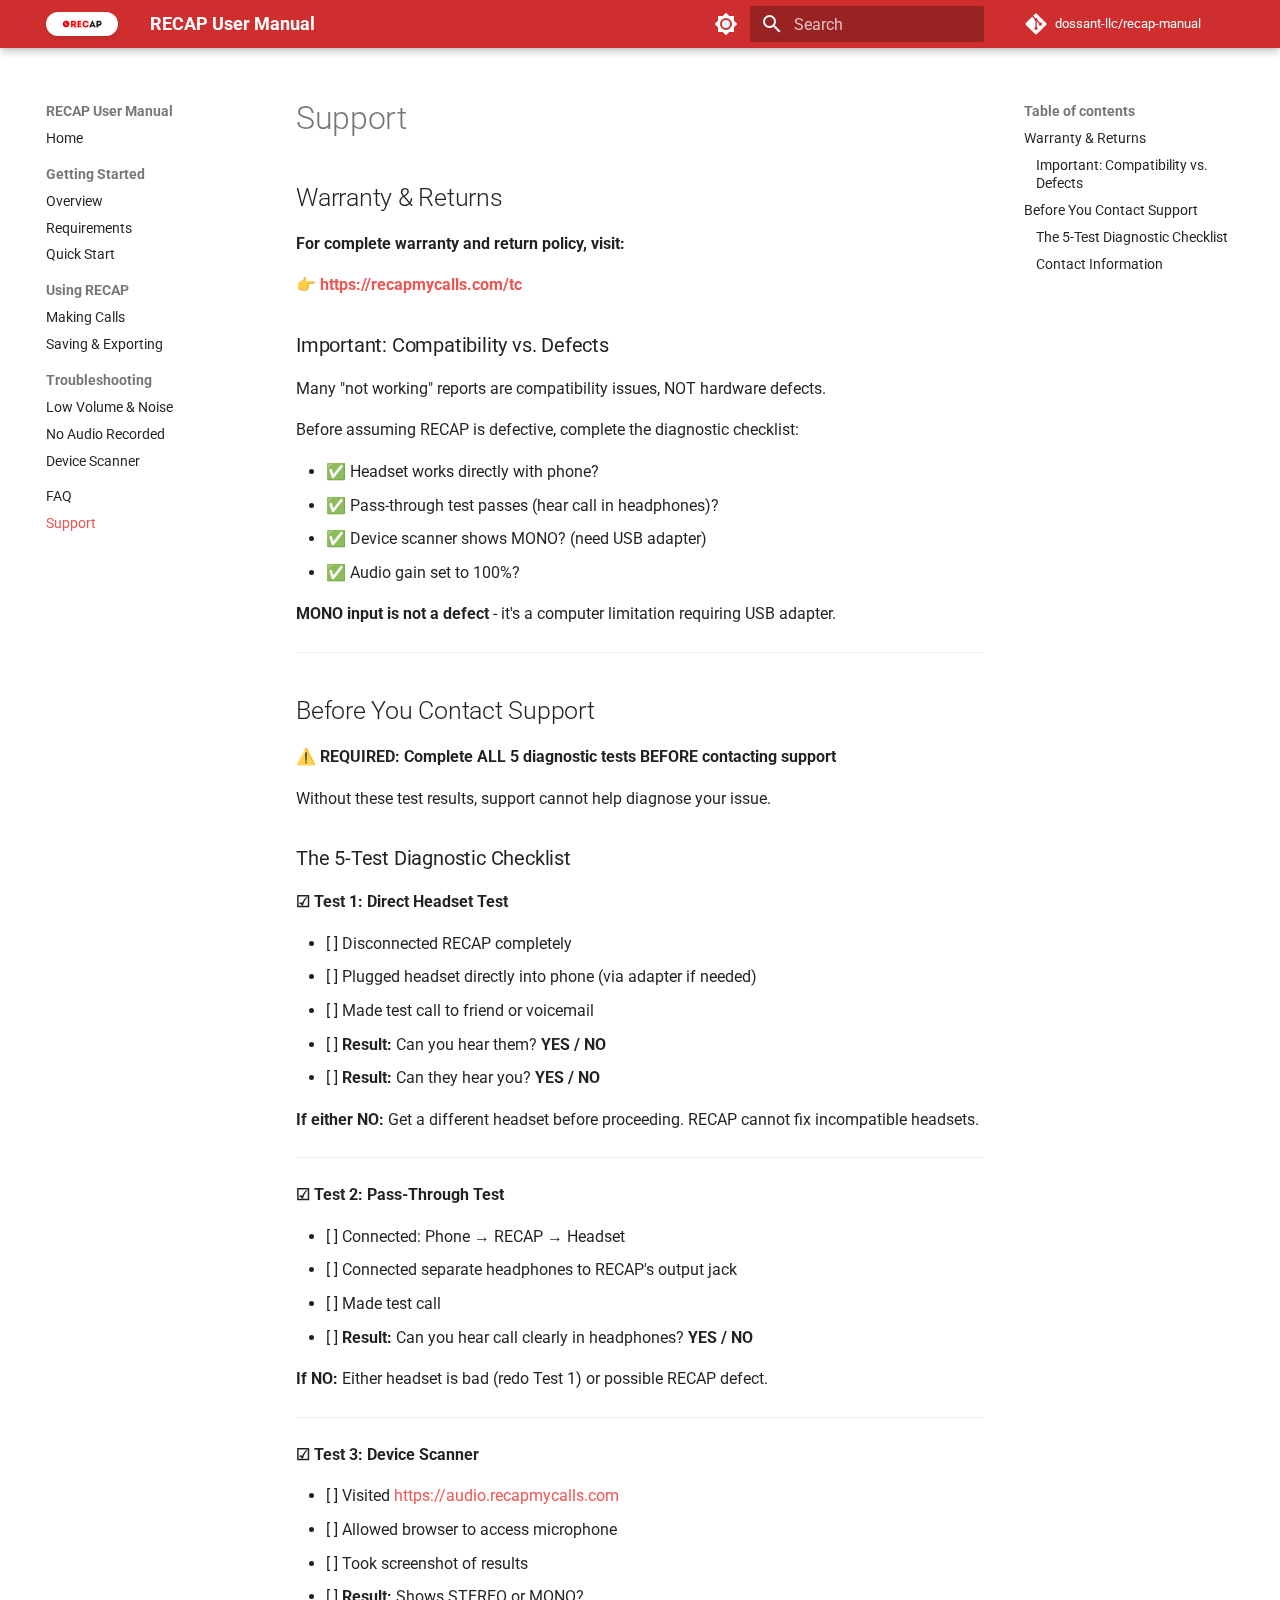
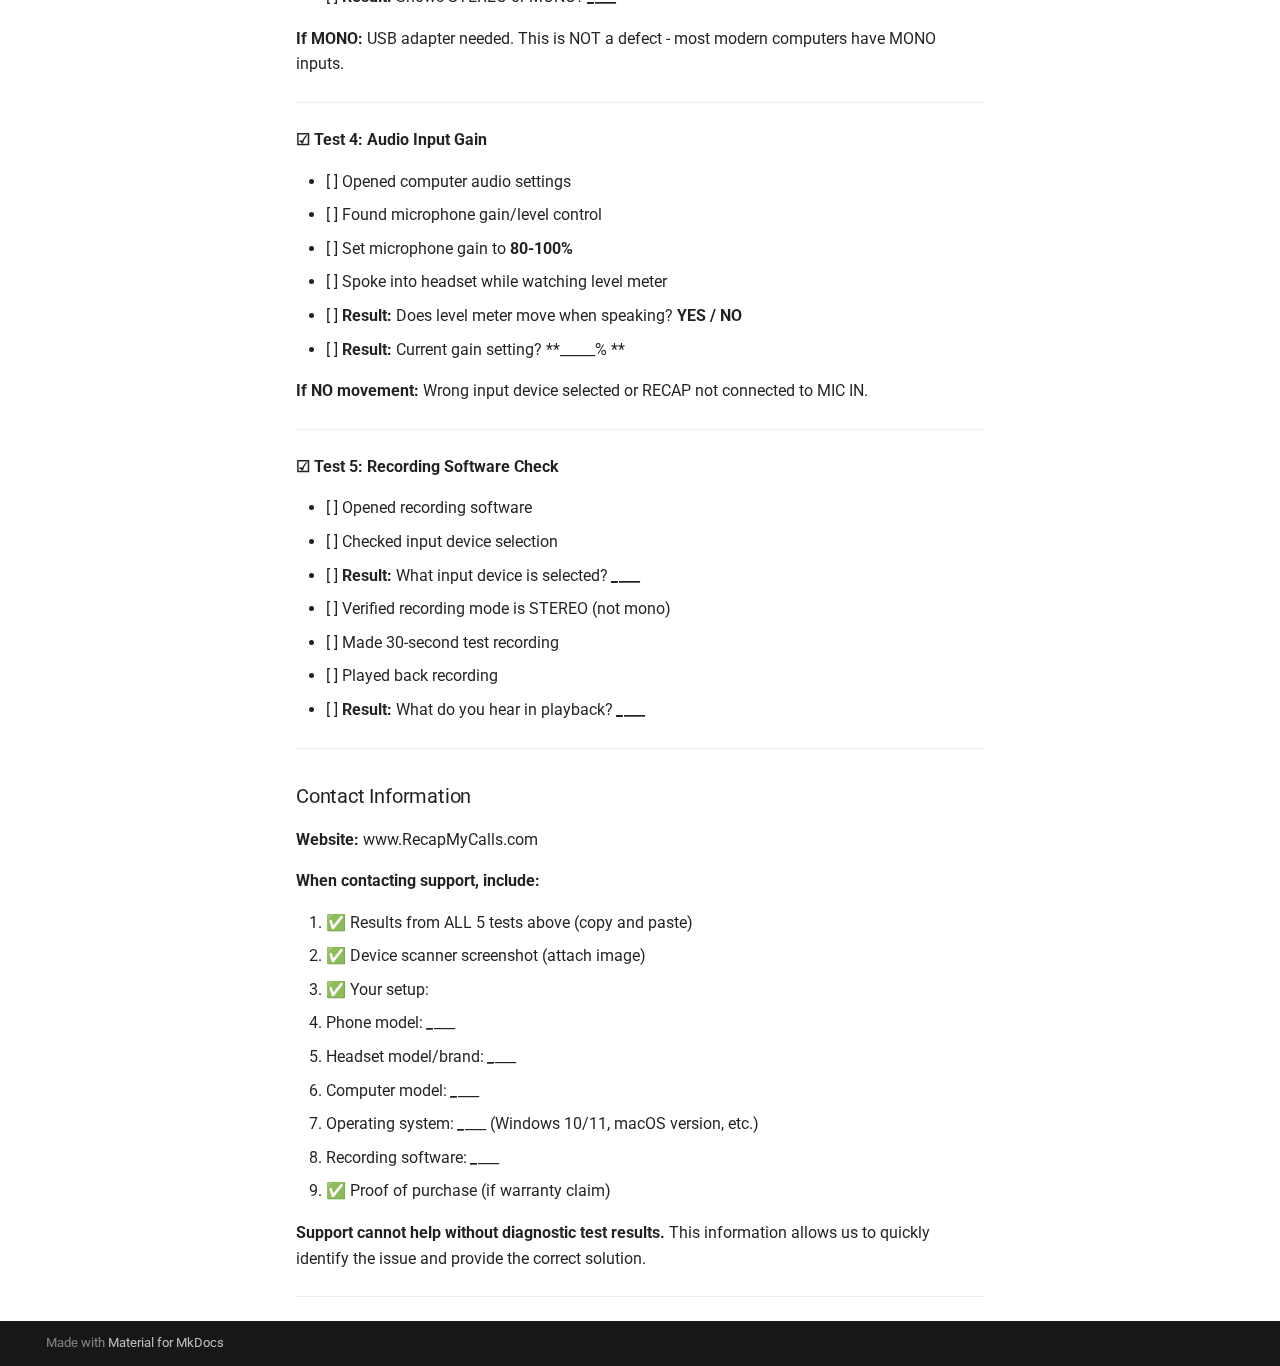
<file: support/index.html>
<!doctype html>
<html lang="en" class="no-js">
  <head>
    
      <meta charset="utf-8">
      <meta name="viewport" content="width=device-width,initial-scale=1">
      
      
      
        <link rel="canonical" href="https://dossant-llc.github.io/recap-manual/support/">
      
      
        <link rel="prev" href="../faq/">
      
      
      
        
      
      
      <link rel="icon" href="../assets/images/favicon.png">
      <meta name="generator" content="mkdocs-1.6.1, mkdocs-material-9.7.0">
    
    
      
        <title>Support - RECAP User Manual</title>
      
    
    
      <link rel="stylesheet" href="../assets/stylesheets/main.618322db.min.css">
      
        
        <link rel="stylesheet" href="../assets/stylesheets/palette.ab4e12ef.min.css">
      
      


    
    
      
    
    
      
        
        
        <link rel="preconnect" href="https://fonts.gstatic.com" crossorigin>
        <link rel="stylesheet" href="https://fonts.googleapis.com/css?family=Roboto:300,300i,400,400i,700,700i%7CRoboto+Mono:400,400i,700,700i&display=fallback">
        <style>:root{--md-text-font:"Roboto";--md-code-font:"Roboto Mono"}</style>
      
    
    
      <link rel="stylesheet" href="../stylesheets/extra.css">
    
    <script>__md_scope=new URL("..",location),__md_hash=e=>[...e].reduce(((e,_)=>(e<<5)-e+_.charCodeAt(0)),0),__md_get=(e,_=localStorage,t=__md_scope)=>JSON.parse(_.getItem(t.pathname+"."+e)),__md_set=(e,_,t=localStorage,a=__md_scope)=>{try{t.setItem(a.pathname+"."+e,JSON.stringify(_))}catch(e){}}</script>
    
      

    
    
  </head>
  
  
    
    
      
    
    
    
    
    <body dir="ltr" data-md-color-scheme="default" data-md-color-primary="red" data-md-color-accent="red">
  
    
    <input class="md-toggle" data-md-toggle="drawer" type="checkbox" id="__drawer" autocomplete="off">
    <input class="md-toggle" data-md-toggle="search" type="checkbox" id="__search" autocomplete="off">
    <label class="md-overlay" for="__drawer"></label>
    <div data-md-component="skip">
      
        
        <a href="#warranty-returns" class="md-skip">
          Skip to content
        </a>
      
    </div>
    <div data-md-component="announce">
      
    </div>
    
    
      

  

<header class="md-header md-header--shadow" data-md-component="header">
  <nav class="md-header__inner md-grid" aria-label="Header">
    <a href=".." title="RECAP User Manual" class="md-header__button md-logo" aria-label="RECAP User Manual" data-md-component="logo">
      
  <img src="../assets/images/recap-logo.png" alt="logo">

    </a>
    <label class="md-header__button md-icon" for="__drawer">
      
      <svg xmlns="http://www.w3.org/2000/svg" viewBox="0 0 24 24"><path d="M3 6h18v2H3zm0 5h18v2H3zm0 5h18v2H3z"/></svg>
    </label>
    <div class="md-header__title" data-md-component="header-title">
      <div class="md-header__ellipsis">
        <div class="md-header__topic">
          <span class="md-ellipsis">
            RECAP User Manual
          </span>
        </div>
        <div class="md-header__topic" data-md-component="header-topic">
          <span class="md-ellipsis">
            
              Support
            
          </span>
        </div>
      </div>
    </div>
    
      
        <form class="md-header__option" data-md-component="palette">
  
    
    
    
    <input class="md-option" data-md-color-media="(prefers-color-scheme: light)" data-md-color-scheme="default" data-md-color-primary="red" data-md-color-accent="red"  aria-label="Switch to dark mode"  type="radio" name="__palette" id="__palette_0">
    
      <label class="md-header__button md-icon" title="Switch to dark mode" for="__palette_1" hidden>
        <svg xmlns="http://www.w3.org/2000/svg" viewBox="0 0 24 24"><path d="M12 8a4 4 0 0 0-4 4 4 4 0 0 0 4 4 4 4 0 0 0 4-4 4 4 0 0 0-4-4m0 10a6 6 0 0 1-6-6 6 6 0 0 1 6-6 6 6 0 0 1 6 6 6 6 0 0 1-6 6m8-9.31V4h-4.69L12 .69 8.69 4H4v4.69L.69 12 4 15.31V20h4.69L12 23.31 15.31 20H20v-4.69L23.31 12z"/></svg>
      </label>
    
  
    
    
    
    <input class="md-option" data-md-color-media="(prefers-color-scheme: dark)" data-md-color-scheme="slate" data-md-color-primary="red" data-md-color-accent="red"  aria-label="Switch to light mode"  type="radio" name="__palette" id="__palette_1">
    
      <label class="md-header__button md-icon" title="Switch to light mode" for="__palette_0" hidden>
        <svg xmlns="http://www.w3.org/2000/svg" viewBox="0 0 24 24"><path d="M12 18c-.89 0-1.74-.2-2.5-.55C11.56 16.5 13 14.42 13 12s-1.44-4.5-3.5-5.45C10.26 6.2 11.11 6 12 6a6 6 0 0 1 6 6 6 6 0 0 1-6 6m8-9.31V4h-4.69L12 .69 8.69 4H4v4.69L.69 12 4 15.31V20h4.69L12 23.31 15.31 20H20v-4.69L23.31 12z"/></svg>
      </label>
    
  
</form>
      
    
    
      <script>var palette=__md_get("__palette");if(palette&&palette.color){if("(prefers-color-scheme)"===palette.color.media){var media=matchMedia("(prefers-color-scheme: light)"),input=document.querySelector(media.matches?"[data-md-color-media='(prefers-color-scheme: light)']":"[data-md-color-media='(prefers-color-scheme: dark)']");palette.color.media=input.getAttribute("data-md-color-media"),palette.color.scheme=input.getAttribute("data-md-color-scheme"),palette.color.primary=input.getAttribute("data-md-color-primary"),palette.color.accent=input.getAttribute("data-md-color-accent")}for(var[key,value]of Object.entries(palette.color))document.body.setAttribute("data-md-color-"+key,value)}</script>
    
    
    
      
      
        <label class="md-header__button md-icon" for="__search">
          
          <svg xmlns="http://www.w3.org/2000/svg" viewBox="0 0 24 24"><path d="M9.5 3A6.5 6.5 0 0 1 16 9.5c0 1.61-.59 3.09-1.56 4.23l.27.27h.79l5 5-1.5 1.5-5-5v-.79l-.27-.27A6.52 6.52 0 0 1 9.5 16 6.5 6.5 0 0 1 3 9.5 6.5 6.5 0 0 1 9.5 3m0 2C7 5 5 7 5 9.5S7 14 9.5 14 14 12 14 9.5 12 5 9.5 5"/></svg>
        </label>
        <div class="md-search" data-md-component="search" role="dialog">
  <label class="md-search__overlay" for="__search"></label>
  <div class="md-search__inner" role="search">
    <form class="md-search__form" name="search">
      <input type="text" class="md-search__input" name="query" aria-label="Search" placeholder="Search" autocapitalize="off" autocorrect="off" autocomplete="off" spellcheck="false" data-md-component="search-query" required>
      <label class="md-search__icon md-icon" for="__search">
        
        <svg xmlns="http://www.w3.org/2000/svg" viewBox="0 0 24 24"><path d="M9.5 3A6.5 6.5 0 0 1 16 9.5c0 1.61-.59 3.09-1.56 4.23l.27.27h.79l5 5-1.5 1.5-5-5v-.79l-.27-.27A6.52 6.52 0 0 1 9.5 16 6.5 6.5 0 0 1 3 9.5 6.5 6.5 0 0 1 9.5 3m0 2C7 5 5 7 5 9.5S7 14 9.5 14 14 12 14 9.5 12 5 9.5 5"/></svg>
        
        <svg xmlns="http://www.w3.org/2000/svg" viewBox="0 0 24 24"><path d="M20 11v2H8l5.5 5.5-1.42 1.42L4.16 12l7.92-7.92L13.5 5.5 8 11z"/></svg>
      </label>
      <nav class="md-search__options" aria-label="Search">
        
        <button type="reset" class="md-search__icon md-icon" title="Clear" aria-label="Clear" tabindex="-1">
          
          <svg xmlns="http://www.w3.org/2000/svg" viewBox="0 0 24 24"><path d="M19 6.41 17.59 5 12 10.59 6.41 5 5 6.41 10.59 12 5 17.59 6.41 19 12 13.41 17.59 19 19 17.59 13.41 12z"/></svg>
        </button>
      </nav>
      
        <div class="md-search__suggest" data-md-component="search-suggest"></div>
      
    </form>
    <div class="md-search__output">
      <div class="md-search__scrollwrap" tabindex="0" data-md-scrollfix>
        <div class="md-search-result" data-md-component="search-result">
          <div class="md-search-result__meta">
            Initializing search
          </div>
          <ol class="md-search-result__list" role="presentation"></ol>
        </div>
      </div>
    </div>
  </div>
</div>
      
    
    
      <div class="md-header__source">
        <a href="https://github.com/dossant-llc/recap-manual" title="Go to repository" class="md-source" data-md-component="source">
  <div class="md-source__icon md-icon">
    
    <svg xmlns="http://www.w3.org/2000/svg" viewBox="0 0 448 512"><!--! Font Awesome Free 7.1.0 by @fontawesome - https://fontawesome.com License - https://fontawesome.com/license/free (Icons: CC BY 4.0, Fonts: SIL OFL 1.1, Code: MIT License) Copyright 2025 Fonticons, Inc.--><path d="M439.6 236.1 244 40.5c-5.4-5.5-12.8-8.5-20.4-8.5s-15 3-20.4 8.4L162.5 81l51.5 51.5c27.1-9.1 52.7 16.8 43.4 43.7l49.7 49.7c34.2-11.8 61.2 31 35.5 56.7-26.5 26.5-70.2-2.9-56-37.3L240.3 199v121.9c25.3 12.5 22.3 41.8 9.1 55-6.4 6.4-15.2 10.1-24.3 10.1s-17.8-3.6-24.3-10.1c-17.6-17.6-11.1-46.9 11.2-56v-123c-20.8-8.5-24.6-30.7-18.6-45L142.6 101 8.5 235.1C3 240.6 0 247.9 0 255.5s3 15 8.5 20.4l195.6 195.7c5.4 5.4 12.7 8.4 20.4 8.4s15-3 20.4-8.4l194.7-194.7c5.4-5.4 8.4-12.8 8.4-20.4s-3-15-8.4-20.4"/></svg>
  </div>
  <div class="md-source__repository">
    dossant-llc/recap-manual
  </div>
</a>
      </div>
    
  </nav>
  
</header>
    
    <div class="md-container" data-md-component="container">
      
      
        
          
        
      
      <main class="md-main" data-md-component="main">
        <div class="md-main__inner md-grid">
          
            
              
              <div class="md-sidebar md-sidebar--primary" data-md-component="sidebar" data-md-type="navigation" >
                <div class="md-sidebar__scrollwrap">
                  <div class="md-sidebar__inner">
                    



<nav class="md-nav md-nav--primary" aria-label="Navigation" data-md-level="0">
  <label class="md-nav__title" for="__drawer">
    <a href=".." title="RECAP User Manual" class="md-nav__button md-logo" aria-label="RECAP User Manual" data-md-component="logo">
      
  <img src="../assets/images/recap-logo.png" alt="logo">

    </a>
    RECAP User Manual
  </label>
  
    <div class="md-nav__source">
      <a href="https://github.com/dossant-llc/recap-manual" title="Go to repository" class="md-source" data-md-component="source">
  <div class="md-source__icon md-icon">
    
    <svg xmlns="http://www.w3.org/2000/svg" viewBox="0 0 448 512"><!--! Font Awesome Free 7.1.0 by @fontawesome - https://fontawesome.com License - https://fontawesome.com/license/free (Icons: CC BY 4.0, Fonts: SIL OFL 1.1, Code: MIT License) Copyright 2025 Fonticons, Inc.--><path d="M439.6 236.1 244 40.5c-5.4-5.5-12.8-8.5-20.4-8.5s-15 3-20.4 8.4L162.5 81l51.5 51.5c27.1-9.1 52.7 16.8 43.4 43.7l49.7 49.7c34.2-11.8 61.2 31 35.5 56.7-26.5 26.5-70.2-2.9-56-37.3L240.3 199v121.9c25.3 12.5 22.3 41.8 9.1 55-6.4 6.4-15.2 10.1-24.3 10.1s-17.8-3.6-24.3-10.1c-17.6-17.6-11.1-46.9 11.2-56v-123c-20.8-8.5-24.6-30.7-18.6-45L142.6 101 8.5 235.1C3 240.6 0 247.9 0 255.5s3 15 8.5 20.4l195.6 195.7c5.4 5.4 12.7 8.4 20.4 8.4s15-3 20.4-8.4l194.7-194.7c5.4-5.4 8.4-12.8 8.4-20.4s-3-15-8.4-20.4"/></svg>
  </div>
  <div class="md-source__repository">
    dossant-llc/recap-manual
  </div>
</a>
    </div>
  
  <ul class="md-nav__list" data-md-scrollfix>
    
      
      
  
  
  
  
    <li class="md-nav__item">
      <a href=".." class="md-nav__link">
        
  
  
  <span class="md-ellipsis">
    
  
    Home
  

    
  </span>
  
  

      </a>
    </li>
  

    
      
      
  
  
  
  
    
    
    
    
      
        
        
      
    
    
    <li class="md-nav__item md-nav__item--section md-nav__item--nested">
      
        
        
          
        
        <input class="md-nav__toggle md-toggle md-toggle--indeterminate" type="checkbox" id="__nav_2" >
        
          
          <label class="md-nav__link" for="__nav_2" id="__nav_2_label" tabindex="">
            
  
  
  <span class="md-ellipsis">
    
  
    Getting Started
  

    
  </span>
  
  

            <span class="md-nav__icon md-icon"></span>
          </label>
        
        <nav class="md-nav" data-md-level="1" aria-labelledby="__nav_2_label" aria-expanded="false">
          <label class="md-nav__title" for="__nav_2">
            <span class="md-nav__icon md-icon"></span>
            
  
    Getting Started
  

          </label>
          <ul class="md-nav__list" data-md-scrollfix>
            
              
                
  
  
  
  
    <li class="md-nav__item">
      <a href="../getting-started/overview/" class="md-nav__link">
        
  
  
  <span class="md-ellipsis">
    
  
    Overview
  

    
  </span>
  
  

      </a>
    </li>
  

              
            
              
                
  
  
  
  
    <li class="md-nav__item">
      <a href="../getting-started/requirements/" class="md-nav__link">
        
  
  
  <span class="md-ellipsis">
    
  
    Requirements
  

    
  </span>
  
  

      </a>
    </li>
  

              
            
              
                
  
  
  
  
    <li class="md-nav__item">
      <a href="../getting-started/quick-start/" class="md-nav__link">
        
  
  
  <span class="md-ellipsis">
    
  
    Quick Start
  

    
  </span>
  
  

      </a>
    </li>
  

              
            
          </ul>
        </nav>
      
    </li>
  

    
      
      
  
  
  
  
    
    
    
    
      
        
        
      
    
    
    <li class="md-nav__item md-nav__item--section md-nav__item--nested">
      
        
        
          
        
        <input class="md-nav__toggle md-toggle md-toggle--indeterminate" type="checkbox" id="__nav_3" >
        
          
          <label class="md-nav__link" for="__nav_3" id="__nav_3_label" tabindex="">
            
  
  
  <span class="md-ellipsis">
    
  
    Using RECAP
  

    
  </span>
  
  

            <span class="md-nav__icon md-icon"></span>
          </label>
        
        <nav class="md-nav" data-md-level="1" aria-labelledby="__nav_3_label" aria-expanded="false">
          <label class="md-nav__title" for="__nav_3">
            <span class="md-nav__icon md-icon"></span>
            
  
    Using RECAP
  

          </label>
          <ul class="md-nav__list" data-md-scrollfix>
            
              
                
  
  
  
  
    <li class="md-nav__item">
      <a href="../using-recap/making-calls/" class="md-nav__link">
        
  
  
  <span class="md-ellipsis">
    
  
    Making Calls
  

    
  </span>
  
  

      </a>
    </li>
  

              
            
              
                
  
  
  
  
    <li class="md-nav__item">
      <a href="../using-recap/saving-exporting/" class="md-nav__link">
        
  
  
  <span class="md-ellipsis">
    
  
    Saving & Exporting
  

    
  </span>
  
  

      </a>
    </li>
  

              
            
          </ul>
        </nav>
      
    </li>
  

    
      
      
  
  
  
  
    
    
    
    
      
        
        
      
    
    
    <li class="md-nav__item md-nav__item--section md-nav__item--nested">
      
        
        
          
        
        <input class="md-nav__toggle md-toggle md-toggle--indeterminate" type="checkbox" id="__nav_4" >
        
          
          <label class="md-nav__link" for="__nav_4" id="__nav_4_label" tabindex="">
            
  
  
  <span class="md-ellipsis">
    
  
    Troubleshooting
  

    
  </span>
  
  

            <span class="md-nav__icon md-icon"></span>
          </label>
        
        <nav class="md-nav" data-md-level="1" aria-labelledby="__nav_4_label" aria-expanded="false">
          <label class="md-nav__title" for="__nav_4">
            <span class="md-nav__icon md-icon"></span>
            
  
    Troubleshooting
  

          </label>
          <ul class="md-nav__list" data-md-scrollfix>
            
              
                
  
  
  
  
    <li class="md-nav__item">
      <a href="../troubleshooting/low-volume-noise/" class="md-nav__link">
        
  
  
  <span class="md-ellipsis">
    
  
    Low Volume & Noise
  

    
  </span>
  
  

      </a>
    </li>
  

              
            
              
                
  
  
  
  
    <li class="md-nav__item">
      <a href="../troubleshooting/no-audio/" class="md-nav__link">
        
  
  
  <span class="md-ellipsis">
    
  
    No Audio Recorded
  

    
  </span>
  
  

      </a>
    </li>
  

              
            
              
                
  
  
  
  
    <li class="md-nav__item">
      <a href="../troubleshooting/device-scanner/" class="md-nav__link">
        
  
  
  <span class="md-ellipsis">
    
  
    Device Scanner
  

    
  </span>
  
  

      </a>
    </li>
  

              
            
          </ul>
        </nav>
      
    </li>
  

    
      
      
  
  
  
  
    <li class="md-nav__item">
      <a href="../faq/" class="md-nav__link">
        
  
  
  <span class="md-ellipsis">
    
  
    FAQ
  

    
  </span>
  
  

      </a>
    </li>
  

    
      
      
  
  
    
  
  
  
    <li class="md-nav__item md-nav__item--active">
      
      <input class="md-nav__toggle md-toggle" type="checkbox" id="__toc">
      
      
      
        <label class="md-nav__link md-nav__link--active" for="__toc">
          
  
  
  <span class="md-ellipsis">
    
  
    Support
  

    
  </span>
  
  

          <span class="md-nav__icon md-icon"></span>
        </label>
      
      <a href="./" class="md-nav__link md-nav__link--active">
        
  
  
  <span class="md-ellipsis">
    
  
    Support
  

    
  </span>
  
  

      </a>
      
        

<nav class="md-nav md-nav--secondary" aria-label="Table of contents">
  
  
  
  
    <label class="md-nav__title" for="__toc">
      <span class="md-nav__icon md-icon"></span>
      Table of contents
    </label>
    <ul class="md-nav__list" data-md-component="toc" data-md-scrollfix>
      
        <li class="md-nav__item">
  <a href="#warranty-returns" class="md-nav__link">
    <span class="md-ellipsis">
      
        Warranty &amp; Returns
      
    </span>
  </a>
  
    <nav class="md-nav" aria-label="Warranty &amp; Returns">
      <ul class="md-nav__list">
        
          <li class="md-nav__item">
  <a href="#important-compatibility-vs-defects" class="md-nav__link">
    <span class="md-ellipsis">
      
        Important: Compatibility vs. Defects
      
    </span>
  </a>
  
</li>
        
      </ul>
    </nav>
  
</li>
      
        <li class="md-nav__item">
  <a href="#before-you-contact-support" class="md-nav__link">
    <span class="md-ellipsis">
      
        Before You Contact Support
      
    </span>
  </a>
  
    <nav class="md-nav" aria-label="Before You Contact Support">
      <ul class="md-nav__list">
        
          <li class="md-nav__item">
  <a href="#the-5-test-diagnostic-checklist" class="md-nav__link">
    <span class="md-ellipsis">
      
        The 5-Test Diagnostic Checklist
      
    </span>
  </a>
  
</li>
        
          <li class="md-nav__item">
  <a href="#contact-information" class="md-nav__link">
    <span class="md-ellipsis">
      
        Contact Information
      
    </span>
  </a>
  
</li>
        
      </ul>
    </nav>
  
</li>
      
    </ul>
  
</nav>
      
    </li>
  

    
  </ul>
</nav>
                  </div>
                </div>
              </div>
            
            
              
              <div class="md-sidebar md-sidebar--secondary" data-md-component="sidebar" data-md-type="toc" >
                <div class="md-sidebar__scrollwrap">
                  <div class="md-sidebar__inner">
                    

<nav class="md-nav md-nav--secondary" aria-label="Table of contents">
  
  
  
  
    <label class="md-nav__title" for="__toc">
      <span class="md-nav__icon md-icon"></span>
      Table of contents
    </label>
    <ul class="md-nav__list" data-md-component="toc" data-md-scrollfix>
      
        <li class="md-nav__item">
  <a href="#warranty-returns" class="md-nav__link">
    <span class="md-ellipsis">
      
        Warranty &amp; Returns
      
    </span>
  </a>
  
    <nav class="md-nav" aria-label="Warranty &amp; Returns">
      <ul class="md-nav__list">
        
          <li class="md-nav__item">
  <a href="#important-compatibility-vs-defects" class="md-nav__link">
    <span class="md-ellipsis">
      
        Important: Compatibility vs. Defects
      
    </span>
  </a>
  
</li>
        
      </ul>
    </nav>
  
</li>
      
        <li class="md-nav__item">
  <a href="#before-you-contact-support" class="md-nav__link">
    <span class="md-ellipsis">
      
        Before You Contact Support
      
    </span>
  </a>
  
    <nav class="md-nav" aria-label="Before You Contact Support">
      <ul class="md-nav__list">
        
          <li class="md-nav__item">
  <a href="#the-5-test-diagnostic-checklist" class="md-nav__link">
    <span class="md-ellipsis">
      
        The 5-Test Diagnostic Checklist
      
    </span>
  </a>
  
</li>
        
          <li class="md-nav__item">
  <a href="#contact-information" class="md-nav__link">
    <span class="md-ellipsis">
      
        Contact Information
      
    </span>
  </a>
  
</li>
        
      </ul>
    </nav>
  
</li>
      
    </ul>
  
</nav>
                  </div>
                </div>
              </div>
            
          
          
            <div class="md-content" data-md-component="content">
              
              <article class="md-content__inner md-typeset">
                
                  


  
  


  <h1>Support</h1>

<h2 id="warranty-returns">Warranty &amp; Returns</h2>
<p><strong>For complete warranty and return policy, visit:</strong></p>
<p>👉 <strong><a href="https://recapmycalls.com/tc">https://recapmycalls.com/tc</a></strong></p>
<h3 id="important-compatibility-vs-defects">Important: Compatibility vs. Defects</h3>
<p>Many "not working" reports are compatibility issues, NOT hardware defects.</p>
<p>Before assuming RECAP is defective, complete the diagnostic checklist:</p>
<ul>
<li>✅ Headset works directly with phone?</li>
<li>✅ Pass-through test passes (hear call in headphones)?</li>
<li>✅ Device scanner shows MONO? (need USB adapter)</li>
<li>✅ Audio gain set to 100%?</li>
</ul>
<p><strong>MONO input is not a defect</strong> - it's a computer limitation requiring USB adapter.</p>
<hr />
<h2 id="before-you-contact-support">Before You Contact Support</h2>
<p><strong>⚠️ REQUIRED: Complete ALL 5 diagnostic tests BEFORE contacting support</strong></p>
<p>Without these test results, support cannot help diagnose your issue.</p>
<h3 id="the-5-test-diagnostic-checklist">The 5-Test Diagnostic Checklist</h3>
<p><strong>☑ Test 1: Direct Headset Test</strong></p>
<ul>
<li>[ ] Disconnected RECAP completely</li>
<li>[ ] Plugged headset directly into phone (via adapter if needed)</li>
<li>[ ] Made test call to friend or voicemail</li>
<li>[ ] <strong>Result:</strong> Can you hear them? <strong>YES / NO</strong></li>
<li>[ ] <strong>Result:</strong> Can they hear you? <strong>YES / NO</strong></li>
</ul>
<p><strong>If either NO:</strong> Get a different headset before proceeding. RECAP cannot fix incompatible headsets.</p>
<hr />
<p><strong>☑ Test 2: Pass-Through Test</strong></p>
<ul>
<li>[ ] Connected: Phone → RECAP → Headset</li>
<li>[ ] Connected separate headphones to RECAP's output jack</li>
<li>[ ] Made test call</li>
<li>[ ] <strong>Result:</strong> Can you hear call clearly in headphones? <strong>YES / NO</strong></li>
</ul>
<p><strong>If NO:</strong> Either headset is bad (redo Test 1) or possible RECAP defect.</p>
<hr />
<p><strong>☑ Test 3: Device Scanner</strong></p>
<ul>
<li>[ ] Visited <a href="https://audio.recapmycalls.com">https://audio.recapmycalls.com</a></li>
<li>[ ] Allowed browser to access microphone</li>
<li>[ ] Took screenshot of results</li>
<li>[ ] <strong>Result:</strong> Shows STEREO or MONO? <strong><strong><em>_</em></strong>___</strong></li>
</ul>
<p><strong>If MONO:</strong> USB adapter needed. This is NOT a defect - most modern computers have MONO inputs.</p>
<hr />
<p><strong>☑ Test 4: Audio Input Gain</strong></p>
<ul>
<li>[ ] Opened computer audio settings</li>
<li>[ ] Found microphone gain/level control</li>
<li>[ ] Set microphone gain to <strong>80-100%</strong></li>
<li>[ ] Spoke into headset while watching level meter</li>
<li>[ ] <strong>Result:</strong> Does level meter move when speaking? <strong>YES / NO</strong></li>
<li>[ ] <strong>Result:</strong> Current gain setting? **_____% **</li>
</ul>
<p><strong>If NO movement:</strong> Wrong input device selected or RECAP not connected to MIC IN.</p>
<hr />
<p><strong>☑ Test 5: Recording Software Check</strong></p>
<ul>
<li>[ ] Opened recording software</li>
<li>[ ] Checked input device selection</li>
<li>[ ] <strong>Result:</strong> What input device is selected? <strong><strong><em>_</em></strong>___</strong></li>
<li>[ ] Verified recording mode is STEREO (not mono)</li>
<li>[ ] Made 30-second test recording</li>
<li>[ ] Played back recording</li>
<li>[ ] <strong>Result:</strong> What do you hear in playback? <strong><strong><em>_</em></strong>___</strong></li>
</ul>
<hr />
<h3 id="contact-information">Contact Information</h3>
<p><strong>Website:</strong> www.RecapMyCalls.com</p>
<p><strong>When contacting support, include:</strong></p>
<ol>
<li>✅ Results from ALL 5 tests above (copy and paste)</li>
<li>✅ Device scanner screenshot (attach image)</li>
<li>✅ Your setup:</li>
<li>Phone model: <strong><em>_</em></strong>___</li>
<li>Headset model/brand: <strong><em>_</em></strong>___</li>
<li>Computer model: <strong><em>_</em></strong>___</li>
<li>Operating system: <strong><em>_</em></strong>___ (Windows 10/11, macOS version, etc.)</li>
<li>Recording software: <strong><em>_</em></strong>___</li>
<li>✅ Proof of purchase (if warranty claim)</li>
</ol>
<p><strong>Support cannot help without diagnostic test results.</strong> This information allows us to quickly identify the issue and provide the correct solution.</p>
<hr />












                
              </article>
            </div>
          
          
<script>var target=document.getElementById(location.hash.slice(1));target&&target.name&&(target.checked=target.name.startsWith("__tabbed_"))</script>
        </div>
        
      </main>
      
        <footer class="md-footer">
  
  <div class="md-footer-meta md-typeset">
    <div class="md-footer-meta__inner md-grid">
      <div class="md-copyright">
  
  
    Made with
    <a href="https://squidfunk.github.io/mkdocs-material/" target="_blank" rel="noopener">
      Material for MkDocs
    </a>
  
</div>
      
    </div>
  </div>
</footer>
      
    </div>
    <div class="md-dialog" data-md-component="dialog">
      <div class="md-dialog__inner md-typeset"></div>
    </div>
    
    
    
      
      
      <script id="__config" type="application/json">{"annotate": null, "base": "..", "features": ["navigation.instant", "navigation.sections", "navigation.expand", "search.highlight", "search.suggest"], "search": "../assets/javascripts/workers/search.7a47a382.min.js", "tags": null, "translations": {"clipboard.copied": "Copied to clipboard", "clipboard.copy": "Copy to clipboard", "search.result.more.one": "1 more on this page", "search.result.more.other": "# more on this page", "search.result.none": "No matching documents", "search.result.one": "1 matching document", "search.result.other": "# matching documents", "search.result.placeholder": "Type to start searching", "search.result.term.missing": "Missing", "select.version": "Select version"}, "version": null}</script>
    
    
      <script src="../assets/javascripts/bundle.e71a0d61.min.js"></script>
      
    
  </body>
</html>
</file>
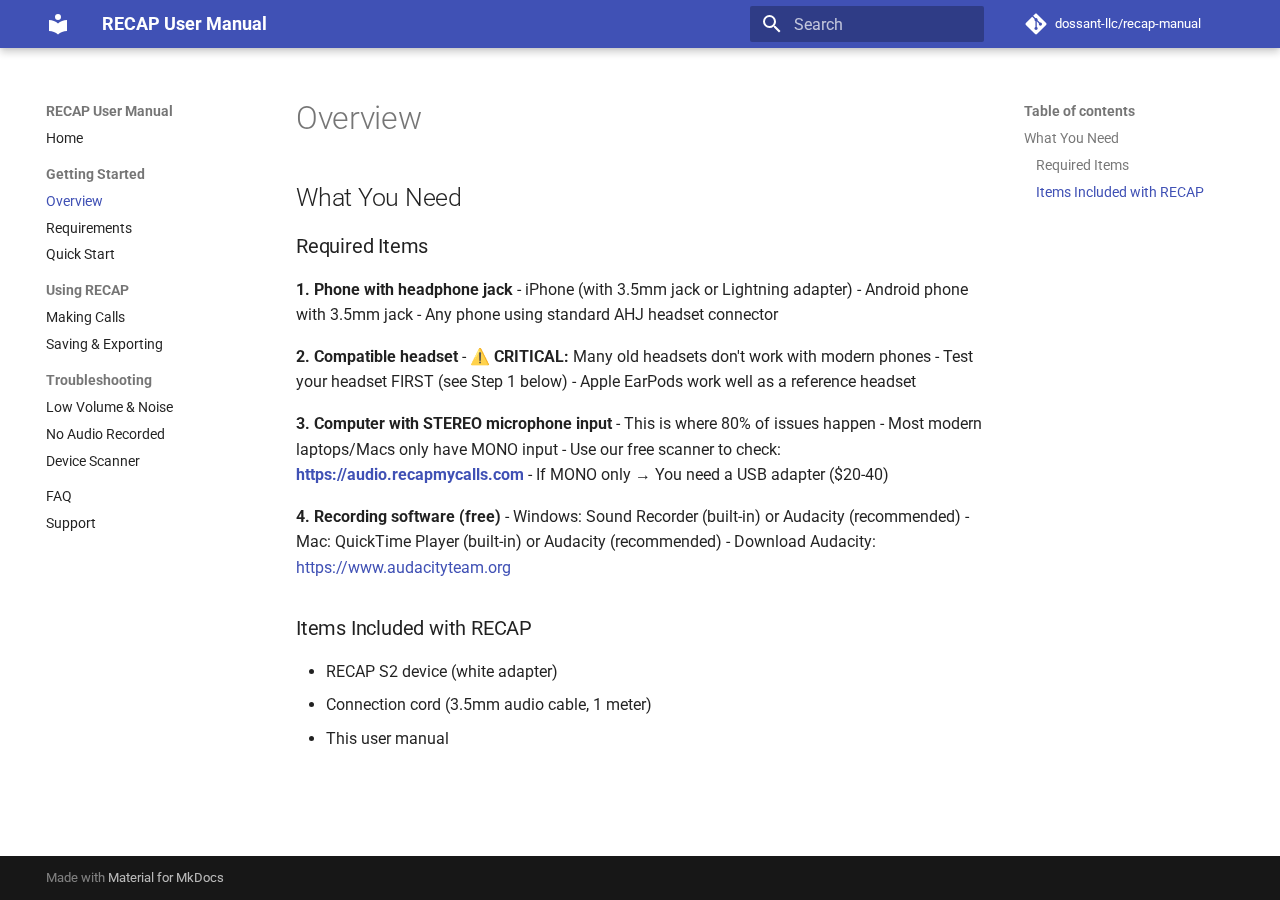
<file: getting-started/overview/index.html>
<!doctype html>
<html lang="en" class="no-js">
  <head>
    
      <meta charset="utf-8">
      <meta name="viewport" content="width=device-width,initial-scale=1">
      
      
      
        <link rel="canonical" href="https://dossant-llc.github.io/recap-manual/getting-started/overview/">
      
      
        <link rel="prev" href="../..">
      
      
        <link rel="next" href="../requirements/">
      
      
        
      
      
      <link rel="icon" href="../../assets/images/favicon.png">
      <meta name="generator" content="mkdocs-1.6.1, mkdocs-material-9.7.0">
    
    
      
        <title>Overview - RECAP User Manual</title>
      
    
    
      <link rel="stylesheet" href="../../assets/stylesheets/main.618322db.min.css">
      
      


    
    
      
    
    
      
        
        
        <link rel="preconnect" href="https://fonts.gstatic.com" crossorigin>
        <link rel="stylesheet" href="https://fonts.googleapis.com/css?family=Roboto:300,300i,400,400i,700,700i%7CRoboto+Mono:400,400i,700,700i&display=fallback">
        <style>:root{--md-text-font:"Roboto";--md-code-font:"Roboto Mono"}</style>
      
    
    
    <script>__md_scope=new URL("../..",location),__md_hash=e=>[...e].reduce(((e,_)=>(e<<5)-e+_.charCodeAt(0)),0),__md_get=(e,_=localStorage,t=__md_scope)=>JSON.parse(_.getItem(t.pathname+"."+e)),__md_set=(e,_,t=localStorage,a=__md_scope)=>{try{t.setItem(a.pathname+"."+e,JSON.stringify(_))}catch(e){}}</script>
    
      

    
    
  </head>
  
  
    <body dir="ltr">
  
    
    <input class="md-toggle" data-md-toggle="drawer" type="checkbox" id="__drawer" autocomplete="off">
    <input class="md-toggle" data-md-toggle="search" type="checkbox" id="__search" autocomplete="off">
    <label class="md-overlay" for="__drawer"></label>
    <div data-md-component="skip">
      
        
        <a href="#what-you-need" class="md-skip">
          Skip to content
        </a>
      
    </div>
    <div data-md-component="announce">
      
    </div>
    
    
      

  

<header class="md-header md-header--shadow" data-md-component="header">
  <nav class="md-header__inner md-grid" aria-label="Header">
    <a href="../.." title="RECAP User Manual" class="md-header__button md-logo" aria-label="RECAP User Manual" data-md-component="logo">
      
  
  <svg xmlns="http://www.w3.org/2000/svg" viewBox="0 0 24 24"><path d="M12 8a3 3 0 0 0 3-3 3 3 0 0 0-3-3 3 3 0 0 0-3 3 3 3 0 0 0 3 3m0 3.54C9.64 9.35 6.5 8 3 8v11c3.5 0 6.64 1.35 9 3.54 2.36-2.19 5.5-3.54 9-3.54V8c-3.5 0-6.64 1.35-9 3.54"/></svg>

    </a>
    <label class="md-header__button md-icon" for="__drawer">
      
      <svg xmlns="http://www.w3.org/2000/svg" viewBox="0 0 24 24"><path d="M3 6h18v2H3zm0 5h18v2H3zm0 5h18v2H3z"/></svg>
    </label>
    <div class="md-header__title" data-md-component="header-title">
      <div class="md-header__ellipsis">
        <div class="md-header__topic">
          <span class="md-ellipsis">
            RECAP User Manual
          </span>
        </div>
        <div class="md-header__topic" data-md-component="header-topic">
          <span class="md-ellipsis">
            
              Overview
            
          </span>
        </div>
      </div>
    </div>
    
    
      <script>var palette=__md_get("__palette");if(palette&&palette.color){if("(prefers-color-scheme)"===palette.color.media){var media=matchMedia("(prefers-color-scheme: light)"),input=document.querySelector(media.matches?"[data-md-color-media='(prefers-color-scheme: light)']":"[data-md-color-media='(prefers-color-scheme: dark)']");palette.color.media=input.getAttribute("data-md-color-media"),palette.color.scheme=input.getAttribute("data-md-color-scheme"),palette.color.primary=input.getAttribute("data-md-color-primary"),palette.color.accent=input.getAttribute("data-md-color-accent")}for(var[key,value]of Object.entries(palette.color))document.body.setAttribute("data-md-color-"+key,value)}</script>
    
    
    
      
      
        <label class="md-header__button md-icon" for="__search">
          
          <svg xmlns="http://www.w3.org/2000/svg" viewBox="0 0 24 24"><path d="M9.5 3A6.5 6.5 0 0 1 16 9.5c0 1.61-.59 3.09-1.56 4.23l.27.27h.79l5 5-1.5 1.5-5-5v-.79l-.27-.27A6.52 6.52 0 0 1 9.5 16 6.5 6.5 0 0 1 3 9.5 6.5 6.5 0 0 1 9.5 3m0 2C7 5 5 7 5 9.5S7 14 9.5 14 14 12 14 9.5 12 5 9.5 5"/></svg>
        </label>
        <div class="md-search" data-md-component="search" role="dialog">
  <label class="md-search__overlay" for="__search"></label>
  <div class="md-search__inner" role="search">
    <form class="md-search__form" name="search">
      <input type="text" class="md-search__input" name="query" aria-label="Search" placeholder="Search" autocapitalize="off" autocorrect="off" autocomplete="off" spellcheck="false" data-md-component="search-query" required>
      <label class="md-search__icon md-icon" for="__search">
        
        <svg xmlns="http://www.w3.org/2000/svg" viewBox="0 0 24 24"><path d="M9.5 3A6.5 6.5 0 0 1 16 9.5c0 1.61-.59 3.09-1.56 4.23l.27.27h.79l5 5-1.5 1.5-5-5v-.79l-.27-.27A6.52 6.52 0 0 1 9.5 16 6.5 6.5 0 0 1 3 9.5 6.5 6.5 0 0 1 9.5 3m0 2C7 5 5 7 5 9.5S7 14 9.5 14 14 12 14 9.5 12 5 9.5 5"/></svg>
        
        <svg xmlns="http://www.w3.org/2000/svg" viewBox="0 0 24 24"><path d="M20 11v2H8l5.5 5.5-1.42 1.42L4.16 12l7.92-7.92L13.5 5.5 8 11z"/></svg>
      </label>
      <nav class="md-search__options" aria-label="Search">
        
        <button type="reset" class="md-search__icon md-icon" title="Clear" aria-label="Clear" tabindex="-1">
          
          <svg xmlns="http://www.w3.org/2000/svg" viewBox="0 0 24 24"><path d="M19 6.41 17.59 5 12 10.59 6.41 5 5 6.41 10.59 12 5 17.59 6.41 19 12 13.41 17.59 19 19 17.59 13.41 12z"/></svg>
        </button>
      </nav>
      
        <div class="md-search__suggest" data-md-component="search-suggest"></div>
      
    </form>
    <div class="md-search__output">
      <div class="md-search__scrollwrap" tabindex="0" data-md-scrollfix>
        <div class="md-search-result" data-md-component="search-result">
          <div class="md-search-result__meta">
            Initializing search
          </div>
          <ol class="md-search-result__list" role="presentation"></ol>
        </div>
      </div>
    </div>
  </div>
</div>
      
    
    
      <div class="md-header__source">
        <a href="https://github.com/dossant-llc/recap-manual" title="Go to repository" class="md-source" data-md-component="source">
  <div class="md-source__icon md-icon">
    
    <svg xmlns="http://www.w3.org/2000/svg" viewBox="0 0 448 512"><!--! Font Awesome Free 7.1.0 by @fontawesome - https://fontawesome.com License - https://fontawesome.com/license/free (Icons: CC BY 4.0, Fonts: SIL OFL 1.1, Code: MIT License) Copyright 2025 Fonticons, Inc.--><path d="M439.6 236.1 244 40.5c-5.4-5.5-12.8-8.5-20.4-8.5s-15 3-20.4 8.4L162.5 81l51.5 51.5c27.1-9.1 52.7 16.8 43.4 43.7l49.7 49.7c34.2-11.8 61.2 31 35.5 56.7-26.5 26.5-70.2-2.9-56-37.3L240.3 199v121.9c25.3 12.5 22.3 41.8 9.1 55-6.4 6.4-15.2 10.1-24.3 10.1s-17.8-3.6-24.3-10.1c-17.6-17.6-11.1-46.9 11.2-56v-123c-20.8-8.5-24.6-30.7-18.6-45L142.6 101 8.5 235.1C3 240.6 0 247.9 0 255.5s3 15 8.5 20.4l195.6 195.7c5.4 5.4 12.7 8.4 20.4 8.4s15-3 20.4-8.4l194.7-194.7c5.4-5.4 8.4-12.8 8.4-20.4s-3-15-8.4-20.4"/></svg>
  </div>
  <div class="md-source__repository">
    dossant-llc/recap-manual
  </div>
</a>
      </div>
    
  </nav>
  
</header>
    
    <div class="md-container" data-md-component="container">
      
      
        
          
        
      
      <main class="md-main" data-md-component="main">
        <div class="md-main__inner md-grid">
          
            
              
              <div class="md-sidebar md-sidebar--primary" data-md-component="sidebar" data-md-type="navigation" >
                <div class="md-sidebar__scrollwrap">
                  <div class="md-sidebar__inner">
                    



<nav class="md-nav md-nav--primary" aria-label="Navigation" data-md-level="0">
  <label class="md-nav__title" for="__drawer">
    <a href="../.." title="RECAP User Manual" class="md-nav__button md-logo" aria-label="RECAP User Manual" data-md-component="logo">
      
  
  <svg xmlns="http://www.w3.org/2000/svg" viewBox="0 0 24 24"><path d="M12 8a3 3 0 0 0 3-3 3 3 0 0 0-3-3 3 3 0 0 0-3 3 3 3 0 0 0 3 3m0 3.54C9.64 9.35 6.5 8 3 8v11c3.5 0 6.64 1.35 9 3.54 2.36-2.19 5.5-3.54 9-3.54V8c-3.5 0-6.64 1.35-9 3.54"/></svg>

    </a>
    RECAP User Manual
  </label>
  
    <div class="md-nav__source">
      <a href="https://github.com/dossant-llc/recap-manual" title="Go to repository" class="md-source" data-md-component="source">
  <div class="md-source__icon md-icon">
    
    <svg xmlns="http://www.w3.org/2000/svg" viewBox="0 0 448 512"><!--! Font Awesome Free 7.1.0 by @fontawesome - https://fontawesome.com License - https://fontawesome.com/license/free (Icons: CC BY 4.0, Fonts: SIL OFL 1.1, Code: MIT License) Copyright 2025 Fonticons, Inc.--><path d="M439.6 236.1 244 40.5c-5.4-5.5-12.8-8.5-20.4-8.5s-15 3-20.4 8.4L162.5 81l51.5 51.5c27.1-9.1 52.7 16.8 43.4 43.7l49.7 49.7c34.2-11.8 61.2 31 35.5 56.7-26.5 26.5-70.2-2.9-56-37.3L240.3 199v121.9c25.3 12.5 22.3 41.8 9.1 55-6.4 6.4-15.2 10.1-24.3 10.1s-17.8-3.6-24.3-10.1c-17.6-17.6-11.1-46.9 11.2-56v-123c-20.8-8.5-24.6-30.7-18.6-45L142.6 101 8.5 235.1C3 240.6 0 247.9 0 255.5s3 15 8.5 20.4l195.6 195.7c5.4 5.4 12.7 8.4 20.4 8.4s15-3 20.4-8.4l194.7-194.7c5.4-5.4 8.4-12.8 8.4-20.4s-3-15-8.4-20.4"/></svg>
  </div>
  <div class="md-source__repository">
    dossant-llc/recap-manual
  </div>
</a>
    </div>
  
  <ul class="md-nav__list" data-md-scrollfix>
    
      
      
  
  
  
  
    <li class="md-nav__item">
      <a href="../.." class="md-nav__link">
        
  
  
  <span class="md-ellipsis">
    
  
    Home
  

    
  </span>
  
  

      </a>
    </li>
  

    
      
      
  
  
    
  
  
  
    
    
    
    
      
        
        
      
    
    
    <li class="md-nav__item md-nav__item--active md-nav__item--section md-nav__item--nested">
      
        
        
        <input class="md-nav__toggle md-toggle " type="checkbox" id="__nav_2" checked>
        
          
          <label class="md-nav__link" for="__nav_2" id="__nav_2_label" tabindex="">
            
  
  
  <span class="md-ellipsis">
    
  
    Getting Started
  

    
  </span>
  
  

            <span class="md-nav__icon md-icon"></span>
          </label>
        
        <nav class="md-nav" data-md-level="1" aria-labelledby="__nav_2_label" aria-expanded="true">
          <label class="md-nav__title" for="__nav_2">
            <span class="md-nav__icon md-icon"></span>
            
  
    Getting Started
  

          </label>
          <ul class="md-nav__list" data-md-scrollfix>
            
              
                
  
  
    
  
  
  
    <li class="md-nav__item md-nav__item--active">
      
      <input class="md-nav__toggle md-toggle" type="checkbox" id="__toc">
      
      
      
        <label class="md-nav__link md-nav__link--active" for="__toc">
          
  
  
  <span class="md-ellipsis">
    
  
    Overview
  

    
  </span>
  
  

          <span class="md-nav__icon md-icon"></span>
        </label>
      
      <a href="./" class="md-nav__link md-nav__link--active">
        
  
  
  <span class="md-ellipsis">
    
  
    Overview
  

    
  </span>
  
  

      </a>
      
        

<nav class="md-nav md-nav--secondary" aria-label="Table of contents">
  
  
  
  
    <label class="md-nav__title" for="__toc">
      <span class="md-nav__icon md-icon"></span>
      Table of contents
    </label>
    <ul class="md-nav__list" data-md-component="toc" data-md-scrollfix>
      
        <li class="md-nav__item">
  <a href="#what-you-need" class="md-nav__link">
    <span class="md-ellipsis">
      
        What You Need
      
    </span>
  </a>
  
    <nav class="md-nav" aria-label="What You Need">
      <ul class="md-nav__list">
        
          <li class="md-nav__item">
  <a href="#required-items" class="md-nav__link">
    <span class="md-ellipsis">
      
        Required Items
      
    </span>
  </a>
  
</li>
        
          <li class="md-nav__item">
  <a href="#items-included-with-recap" class="md-nav__link">
    <span class="md-ellipsis">
      
        Items Included with RECAP
      
    </span>
  </a>
  
</li>
        
      </ul>
    </nav>
  
</li>
      
    </ul>
  
</nav>
      
    </li>
  

              
            
              
                
  
  
  
  
    <li class="md-nav__item">
      <a href="../requirements/" class="md-nav__link">
        
  
  
  <span class="md-ellipsis">
    
  
    Requirements
  

    
  </span>
  
  

      </a>
    </li>
  

              
            
              
                
  
  
  
  
    <li class="md-nav__item">
      <a href="../quick-start/" class="md-nav__link">
        
  
  
  <span class="md-ellipsis">
    
  
    Quick Start
  

    
  </span>
  
  

      </a>
    </li>
  

              
            
          </ul>
        </nav>
      
    </li>
  

    
      
      
  
  
  
  
    
    
    
    
      
        
        
      
    
    
    <li class="md-nav__item md-nav__item--section md-nav__item--nested">
      
        
        
          
        
        <input class="md-nav__toggle md-toggle md-toggle--indeterminate" type="checkbox" id="__nav_3" >
        
          
          <label class="md-nav__link" for="__nav_3" id="__nav_3_label" tabindex="">
            
  
  
  <span class="md-ellipsis">
    
  
    Using RECAP
  

    
  </span>
  
  

            <span class="md-nav__icon md-icon"></span>
          </label>
        
        <nav class="md-nav" data-md-level="1" aria-labelledby="__nav_3_label" aria-expanded="false">
          <label class="md-nav__title" for="__nav_3">
            <span class="md-nav__icon md-icon"></span>
            
  
    Using RECAP
  

          </label>
          <ul class="md-nav__list" data-md-scrollfix>
            
              
                
  
  
  
  
    <li class="md-nav__item">
      <a href="../../using-recap/making-calls/" class="md-nav__link">
        
  
  
  <span class="md-ellipsis">
    
  
    Making Calls
  

    
  </span>
  
  

      </a>
    </li>
  

              
            
              
                
  
  
  
  
    <li class="md-nav__item">
      <a href="../../using-recap/saving-exporting/" class="md-nav__link">
        
  
  
  <span class="md-ellipsis">
    
  
    Saving & Exporting
  

    
  </span>
  
  

      </a>
    </li>
  

              
            
          </ul>
        </nav>
      
    </li>
  

    
      
      
  
  
  
  
    
    
    
    
      
        
        
      
    
    
    <li class="md-nav__item md-nav__item--section md-nav__item--nested">
      
        
        
          
        
        <input class="md-nav__toggle md-toggle md-toggle--indeterminate" type="checkbox" id="__nav_4" >
        
          
          <label class="md-nav__link" for="__nav_4" id="__nav_4_label" tabindex="">
            
  
  
  <span class="md-ellipsis">
    
  
    Troubleshooting
  

    
  </span>
  
  

            <span class="md-nav__icon md-icon"></span>
          </label>
        
        <nav class="md-nav" data-md-level="1" aria-labelledby="__nav_4_label" aria-expanded="false">
          <label class="md-nav__title" for="__nav_4">
            <span class="md-nav__icon md-icon"></span>
            
  
    Troubleshooting
  

          </label>
          <ul class="md-nav__list" data-md-scrollfix>
            
              
                
  
  
  
  
    <li class="md-nav__item">
      <a href="../../troubleshooting/low-volume-noise/" class="md-nav__link">
        
  
  
  <span class="md-ellipsis">
    
  
    Low Volume & Noise
  

    
  </span>
  
  

      </a>
    </li>
  

              
            
              
                
  
  
  
  
    <li class="md-nav__item">
      <a href="../../troubleshooting/no-audio/" class="md-nav__link">
        
  
  
  <span class="md-ellipsis">
    
  
    No Audio Recorded
  

    
  </span>
  
  

      </a>
    </li>
  

              
            
              
                
  
  
  
  
    <li class="md-nav__item">
      <a href="../../troubleshooting/device-scanner/" class="md-nav__link">
        
  
  
  <span class="md-ellipsis">
    
  
    Device Scanner
  

    
  </span>
  
  

      </a>
    </li>
  

              
            
          </ul>
        </nav>
      
    </li>
  

    
      
      
  
  
  
  
    <li class="md-nav__item">
      <a href="../../faq/" class="md-nav__link">
        
  
  
  <span class="md-ellipsis">
    
  
    FAQ
  

    
  </span>
  
  

      </a>
    </li>
  

    
      
      
  
  
  
  
    <li class="md-nav__item">
      <a href="../../support/" class="md-nav__link">
        
  
  
  <span class="md-ellipsis">
    
  
    Support
  

    
  </span>
  
  

      </a>
    </li>
  

    
  </ul>
</nav>
                  </div>
                </div>
              </div>
            
            
              
              <div class="md-sidebar md-sidebar--secondary" data-md-component="sidebar" data-md-type="toc" >
                <div class="md-sidebar__scrollwrap">
                  <div class="md-sidebar__inner">
                    

<nav class="md-nav md-nav--secondary" aria-label="Table of contents">
  
  
  
  
    <label class="md-nav__title" for="__toc">
      <span class="md-nav__icon md-icon"></span>
      Table of contents
    </label>
    <ul class="md-nav__list" data-md-component="toc" data-md-scrollfix>
      
        <li class="md-nav__item">
  <a href="#what-you-need" class="md-nav__link">
    <span class="md-ellipsis">
      
        What You Need
      
    </span>
  </a>
  
    <nav class="md-nav" aria-label="What You Need">
      <ul class="md-nav__list">
        
          <li class="md-nav__item">
  <a href="#required-items" class="md-nav__link">
    <span class="md-ellipsis">
      
        Required Items
      
    </span>
  </a>
  
</li>
        
          <li class="md-nav__item">
  <a href="#items-included-with-recap" class="md-nav__link">
    <span class="md-ellipsis">
      
        Items Included with RECAP
      
    </span>
  </a>
  
</li>
        
      </ul>
    </nav>
  
</li>
      
    </ul>
  
</nav>
                  </div>
                </div>
              </div>
            
          
          
            <div class="md-content" data-md-component="content">
              
              <article class="md-content__inner md-typeset">
                
                  


  
  


  <h1>Overview</h1>

<h2 id="what-you-need">What You Need</h2>
<h3 id="required-items">Required Items</h3>
<p><strong>1. Phone with headphone jack</strong>
- iPhone (with 3.5mm jack or Lightning adapter)
- Android phone with 3.5mm jack
- Any phone using standard AHJ headset connector</p>
<p><strong>2. Compatible headset</strong>
- ⚠️ <strong>CRITICAL:</strong> Many old headsets don't work with modern phones
- Test your headset FIRST (see Step 1 below)
- Apple EarPods work well as a reference headset</p>
<p><strong>3. Computer with STEREO microphone input</strong>
- This is where 80% of issues happen
- Most modern laptops/Macs only have MONO input
- Use our free scanner to check: <strong><a href="https://audio.recapmycalls.com">https://audio.recapmycalls.com</a></strong>
- If MONO only → You need a USB adapter ($20-40)</p>
<p><strong>4. Recording software (free)</strong>
- Windows: Sound Recorder (built-in) or Audacity (recommended)
- Mac: QuickTime Player (built-in) or Audacity (recommended)
- Download Audacity: <a href="https://www.audacityteam.org">https://www.audacityteam.org</a></p>
<h3 id="items-included-with-recap">Items Included with RECAP</h3>
<ul>
<li>RECAP S2 device (white adapter)</li>
<li>Connection cord (3.5mm audio cable, 1 meter)</li>
<li>This user manual</li>
</ul>












                
              </article>
            </div>
          
          
<script>var target=document.getElementById(location.hash.slice(1));target&&target.name&&(target.checked=target.name.startsWith("__tabbed_"))</script>
        </div>
        
      </main>
      
        <footer class="md-footer">
  
  <div class="md-footer-meta md-typeset">
    <div class="md-footer-meta__inner md-grid">
      <div class="md-copyright">
  
  
    Made with
    <a href="https://squidfunk.github.io/mkdocs-material/" target="_blank" rel="noopener">
      Material for MkDocs
    </a>
  
</div>
      
    </div>
  </div>
</footer>
      
    </div>
    <div class="md-dialog" data-md-component="dialog">
      <div class="md-dialog__inner md-typeset"></div>
    </div>
    
    
    
      
      
      <script id="__config" type="application/json">{"annotate": null, "base": "../..", "features": ["navigation.instant", "navigation.sections", "navigation.expand", "search.highlight", "search.suggest"], "search": "../../assets/javascripts/workers/search.7a47a382.min.js", "tags": null, "translations": {"clipboard.copied": "Copied to clipboard", "clipboard.copy": "Copy to clipboard", "search.result.more.one": "1 more on this page", "search.result.more.other": "# more on this page", "search.result.none": "No matching documents", "search.result.one": "1 matching document", "search.result.other": "# matching documents", "search.result.placeholder": "Type to start searching", "search.result.term.missing": "Missing", "select.version": "Select version"}, "version": null}</script>
    
    
      <script src="../../assets/javascripts/bundle.e71a0d61.min.js"></script>
      
    
  </body>
</html>
</file>
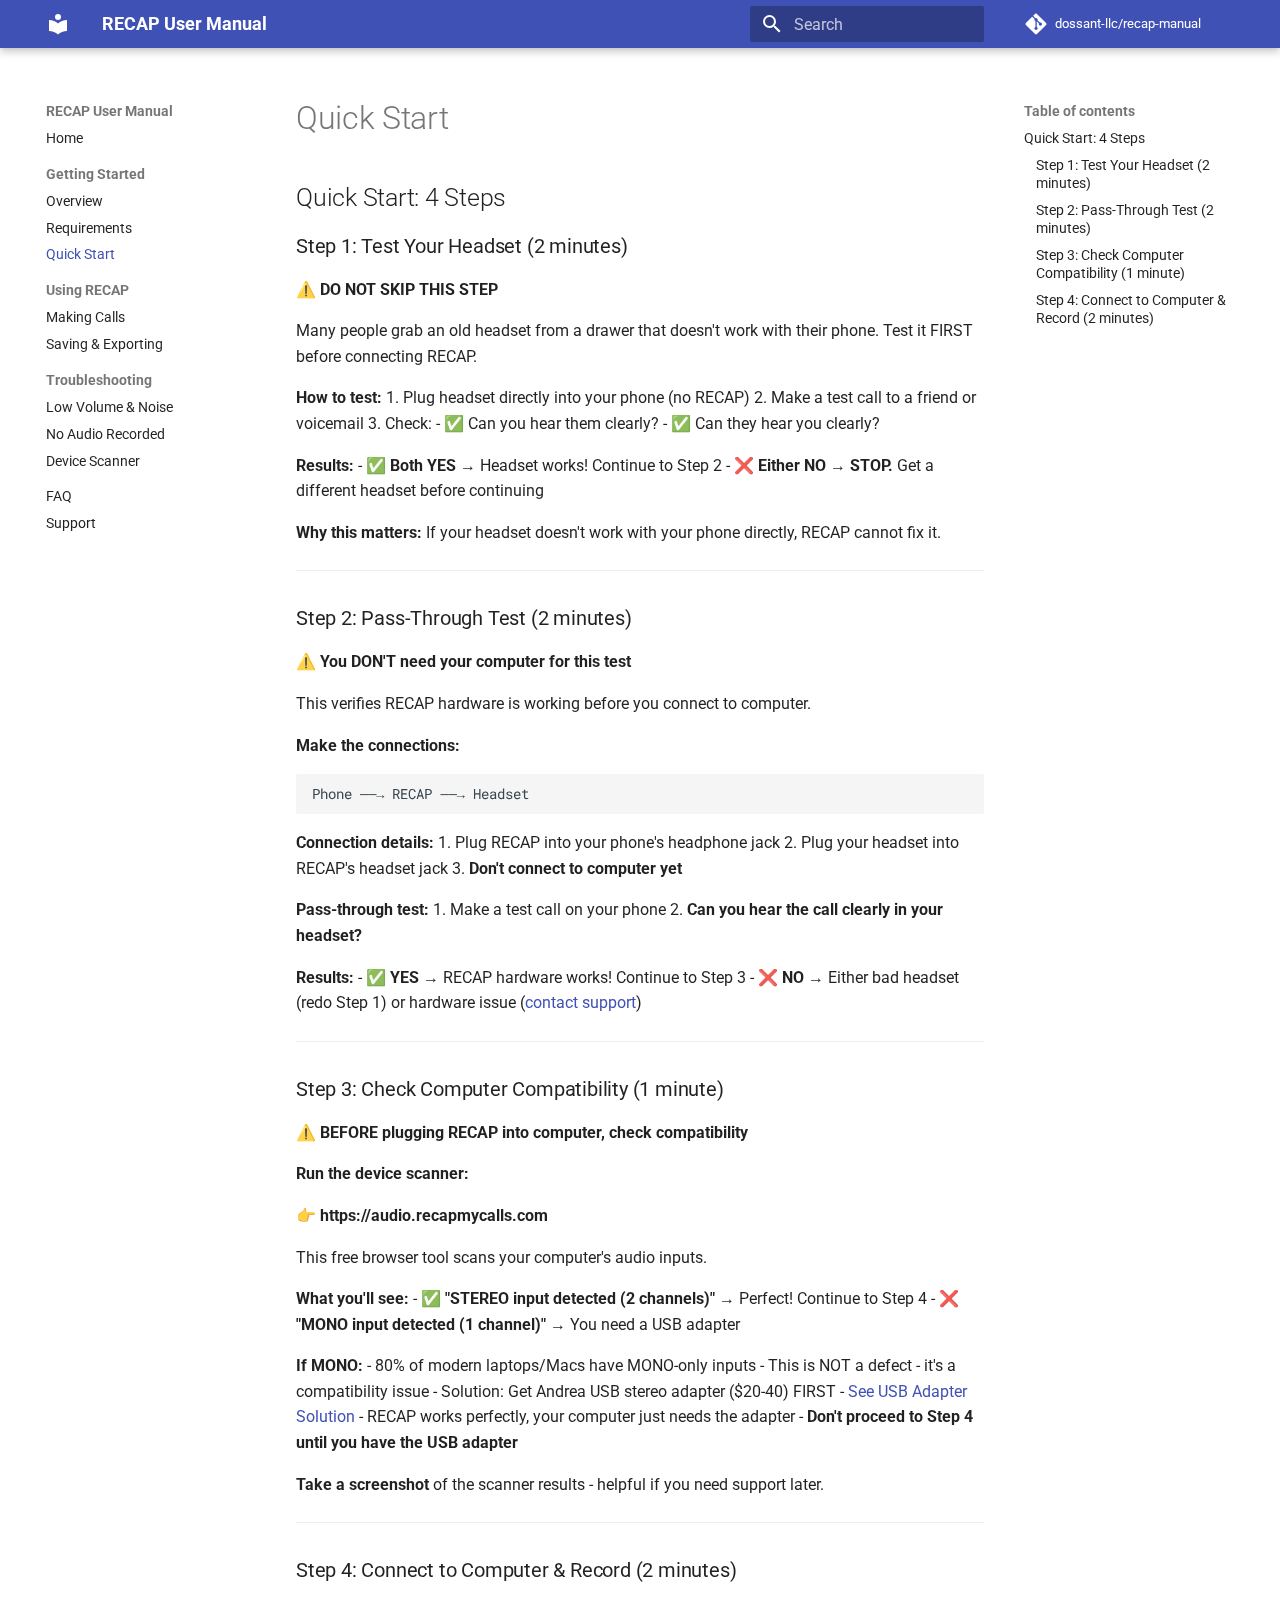
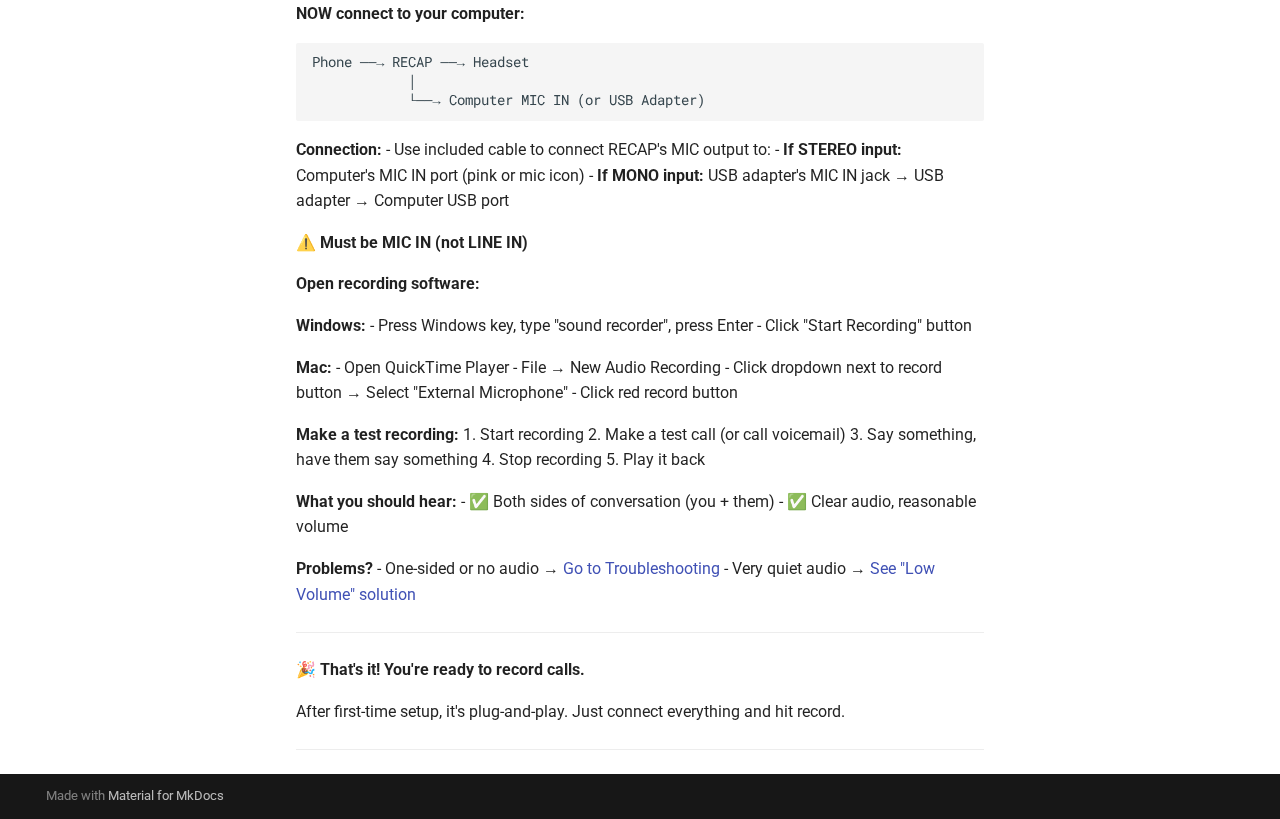
<file: getting-started/quick-start/index.html>
<!doctype html>
<html lang="en" class="no-js">
  <head>
    
      <meta charset="utf-8">
      <meta name="viewport" content="width=device-width,initial-scale=1">
      
      
      
        <link rel="canonical" href="https://dossant-llc.github.io/recap-manual/getting-started/quick-start/">
      
      
        <link rel="prev" href="../requirements/">
      
      
        <link rel="next" href="../../using-recap/making-calls/">
      
      
        
      
      
      <link rel="icon" href="../../assets/images/favicon.png">
      <meta name="generator" content="mkdocs-1.6.1, mkdocs-material-9.7.0">
    
    
      
        <title>Quick Start - RECAP User Manual</title>
      
    
    
      <link rel="stylesheet" href="../../assets/stylesheets/main.618322db.min.css">
      
      


    
    
      
    
    
      
        
        
        <link rel="preconnect" href="https://fonts.gstatic.com" crossorigin>
        <link rel="stylesheet" href="https://fonts.googleapis.com/css?family=Roboto:300,300i,400,400i,700,700i%7CRoboto+Mono:400,400i,700,700i&display=fallback">
        <style>:root{--md-text-font:"Roboto";--md-code-font:"Roboto Mono"}</style>
      
    
    
    <script>__md_scope=new URL("../..",location),__md_hash=e=>[...e].reduce(((e,_)=>(e<<5)-e+_.charCodeAt(0)),0),__md_get=(e,_=localStorage,t=__md_scope)=>JSON.parse(_.getItem(t.pathname+"."+e)),__md_set=(e,_,t=localStorage,a=__md_scope)=>{try{t.setItem(a.pathname+"."+e,JSON.stringify(_))}catch(e){}}</script>
    
      

    
    
  </head>
  
  
    <body dir="ltr">
  
    
    <input class="md-toggle" data-md-toggle="drawer" type="checkbox" id="__drawer" autocomplete="off">
    <input class="md-toggle" data-md-toggle="search" type="checkbox" id="__search" autocomplete="off">
    <label class="md-overlay" for="__drawer"></label>
    <div data-md-component="skip">
      
        
        <a href="#quick-start-4-steps" class="md-skip">
          Skip to content
        </a>
      
    </div>
    <div data-md-component="announce">
      
    </div>
    
    
      

  

<header class="md-header md-header--shadow" data-md-component="header">
  <nav class="md-header__inner md-grid" aria-label="Header">
    <a href="../.." title="RECAP User Manual" class="md-header__button md-logo" aria-label="RECAP User Manual" data-md-component="logo">
      
  
  <svg xmlns="http://www.w3.org/2000/svg" viewBox="0 0 24 24"><path d="M12 8a3 3 0 0 0 3-3 3 3 0 0 0-3-3 3 3 0 0 0-3 3 3 3 0 0 0 3 3m0 3.54C9.64 9.35 6.5 8 3 8v11c3.5 0 6.64 1.35 9 3.54 2.36-2.19 5.5-3.54 9-3.54V8c-3.5 0-6.64 1.35-9 3.54"/></svg>

    </a>
    <label class="md-header__button md-icon" for="__drawer">
      
      <svg xmlns="http://www.w3.org/2000/svg" viewBox="0 0 24 24"><path d="M3 6h18v2H3zm0 5h18v2H3zm0 5h18v2H3z"/></svg>
    </label>
    <div class="md-header__title" data-md-component="header-title">
      <div class="md-header__ellipsis">
        <div class="md-header__topic">
          <span class="md-ellipsis">
            RECAP User Manual
          </span>
        </div>
        <div class="md-header__topic" data-md-component="header-topic">
          <span class="md-ellipsis">
            
              Quick Start
            
          </span>
        </div>
      </div>
    </div>
    
    
      <script>var palette=__md_get("__palette");if(palette&&palette.color){if("(prefers-color-scheme)"===palette.color.media){var media=matchMedia("(prefers-color-scheme: light)"),input=document.querySelector(media.matches?"[data-md-color-media='(prefers-color-scheme: light)']":"[data-md-color-media='(prefers-color-scheme: dark)']");palette.color.media=input.getAttribute("data-md-color-media"),palette.color.scheme=input.getAttribute("data-md-color-scheme"),palette.color.primary=input.getAttribute("data-md-color-primary"),palette.color.accent=input.getAttribute("data-md-color-accent")}for(var[key,value]of Object.entries(palette.color))document.body.setAttribute("data-md-color-"+key,value)}</script>
    
    
    
      
      
        <label class="md-header__button md-icon" for="__search">
          
          <svg xmlns="http://www.w3.org/2000/svg" viewBox="0 0 24 24"><path d="M9.5 3A6.5 6.5 0 0 1 16 9.5c0 1.61-.59 3.09-1.56 4.23l.27.27h.79l5 5-1.5 1.5-5-5v-.79l-.27-.27A6.52 6.52 0 0 1 9.5 16 6.5 6.5 0 0 1 3 9.5 6.5 6.5 0 0 1 9.5 3m0 2C7 5 5 7 5 9.5S7 14 9.5 14 14 12 14 9.5 12 5 9.5 5"/></svg>
        </label>
        <div class="md-search" data-md-component="search" role="dialog">
  <label class="md-search__overlay" for="__search"></label>
  <div class="md-search__inner" role="search">
    <form class="md-search__form" name="search">
      <input type="text" class="md-search__input" name="query" aria-label="Search" placeholder="Search" autocapitalize="off" autocorrect="off" autocomplete="off" spellcheck="false" data-md-component="search-query" required>
      <label class="md-search__icon md-icon" for="__search">
        
        <svg xmlns="http://www.w3.org/2000/svg" viewBox="0 0 24 24"><path d="M9.5 3A6.5 6.5 0 0 1 16 9.5c0 1.61-.59 3.09-1.56 4.23l.27.27h.79l5 5-1.5 1.5-5-5v-.79l-.27-.27A6.52 6.52 0 0 1 9.5 16 6.5 6.5 0 0 1 3 9.5 6.5 6.5 0 0 1 9.5 3m0 2C7 5 5 7 5 9.5S7 14 9.5 14 14 12 14 9.5 12 5 9.5 5"/></svg>
        
        <svg xmlns="http://www.w3.org/2000/svg" viewBox="0 0 24 24"><path d="M20 11v2H8l5.5 5.5-1.42 1.42L4.16 12l7.92-7.92L13.5 5.5 8 11z"/></svg>
      </label>
      <nav class="md-search__options" aria-label="Search">
        
        <button type="reset" class="md-search__icon md-icon" title="Clear" aria-label="Clear" tabindex="-1">
          
          <svg xmlns="http://www.w3.org/2000/svg" viewBox="0 0 24 24"><path d="M19 6.41 17.59 5 12 10.59 6.41 5 5 6.41 10.59 12 5 17.59 6.41 19 12 13.41 17.59 19 19 17.59 13.41 12z"/></svg>
        </button>
      </nav>
      
        <div class="md-search__suggest" data-md-component="search-suggest"></div>
      
    </form>
    <div class="md-search__output">
      <div class="md-search__scrollwrap" tabindex="0" data-md-scrollfix>
        <div class="md-search-result" data-md-component="search-result">
          <div class="md-search-result__meta">
            Initializing search
          </div>
          <ol class="md-search-result__list" role="presentation"></ol>
        </div>
      </div>
    </div>
  </div>
</div>
      
    
    
      <div class="md-header__source">
        <a href="https://github.com/dossant-llc/recap-manual" title="Go to repository" class="md-source" data-md-component="source">
  <div class="md-source__icon md-icon">
    
    <svg xmlns="http://www.w3.org/2000/svg" viewBox="0 0 448 512"><!--! Font Awesome Free 7.1.0 by @fontawesome - https://fontawesome.com License - https://fontawesome.com/license/free (Icons: CC BY 4.0, Fonts: SIL OFL 1.1, Code: MIT License) Copyright 2025 Fonticons, Inc.--><path d="M439.6 236.1 244 40.5c-5.4-5.5-12.8-8.5-20.4-8.5s-15 3-20.4 8.4L162.5 81l51.5 51.5c27.1-9.1 52.7 16.8 43.4 43.7l49.7 49.7c34.2-11.8 61.2 31 35.5 56.7-26.5 26.5-70.2-2.9-56-37.3L240.3 199v121.9c25.3 12.5 22.3 41.8 9.1 55-6.4 6.4-15.2 10.1-24.3 10.1s-17.8-3.6-24.3-10.1c-17.6-17.6-11.1-46.9 11.2-56v-123c-20.8-8.5-24.6-30.7-18.6-45L142.6 101 8.5 235.1C3 240.6 0 247.9 0 255.5s3 15 8.5 20.4l195.6 195.7c5.4 5.4 12.7 8.4 20.4 8.4s15-3 20.4-8.4l194.7-194.7c5.4-5.4 8.4-12.8 8.4-20.4s-3-15-8.4-20.4"/></svg>
  </div>
  <div class="md-source__repository">
    dossant-llc/recap-manual
  </div>
</a>
      </div>
    
  </nav>
  
</header>
    
    <div class="md-container" data-md-component="container">
      
      
        
          
        
      
      <main class="md-main" data-md-component="main">
        <div class="md-main__inner md-grid">
          
            
              
              <div class="md-sidebar md-sidebar--primary" data-md-component="sidebar" data-md-type="navigation" >
                <div class="md-sidebar__scrollwrap">
                  <div class="md-sidebar__inner">
                    



<nav class="md-nav md-nav--primary" aria-label="Navigation" data-md-level="0">
  <label class="md-nav__title" for="__drawer">
    <a href="../.." title="RECAP User Manual" class="md-nav__button md-logo" aria-label="RECAP User Manual" data-md-component="logo">
      
  
  <svg xmlns="http://www.w3.org/2000/svg" viewBox="0 0 24 24"><path d="M12 8a3 3 0 0 0 3-3 3 3 0 0 0-3-3 3 3 0 0 0-3 3 3 3 0 0 0 3 3m0 3.54C9.64 9.35 6.5 8 3 8v11c3.5 0 6.64 1.35 9 3.54 2.36-2.19 5.5-3.54 9-3.54V8c-3.5 0-6.64 1.35-9 3.54"/></svg>

    </a>
    RECAP User Manual
  </label>
  
    <div class="md-nav__source">
      <a href="https://github.com/dossant-llc/recap-manual" title="Go to repository" class="md-source" data-md-component="source">
  <div class="md-source__icon md-icon">
    
    <svg xmlns="http://www.w3.org/2000/svg" viewBox="0 0 448 512"><!--! Font Awesome Free 7.1.0 by @fontawesome - https://fontawesome.com License - https://fontawesome.com/license/free (Icons: CC BY 4.0, Fonts: SIL OFL 1.1, Code: MIT License) Copyright 2025 Fonticons, Inc.--><path d="M439.6 236.1 244 40.5c-5.4-5.5-12.8-8.5-20.4-8.5s-15 3-20.4 8.4L162.5 81l51.5 51.5c27.1-9.1 52.7 16.8 43.4 43.7l49.7 49.7c34.2-11.8 61.2 31 35.5 56.7-26.5 26.5-70.2-2.9-56-37.3L240.3 199v121.9c25.3 12.5 22.3 41.8 9.1 55-6.4 6.4-15.2 10.1-24.3 10.1s-17.8-3.6-24.3-10.1c-17.6-17.6-11.1-46.9 11.2-56v-123c-20.8-8.5-24.6-30.7-18.6-45L142.6 101 8.5 235.1C3 240.6 0 247.9 0 255.5s3 15 8.5 20.4l195.6 195.7c5.4 5.4 12.7 8.4 20.4 8.4s15-3 20.4-8.4l194.7-194.7c5.4-5.4 8.4-12.8 8.4-20.4s-3-15-8.4-20.4"/></svg>
  </div>
  <div class="md-source__repository">
    dossant-llc/recap-manual
  </div>
</a>
    </div>
  
  <ul class="md-nav__list" data-md-scrollfix>
    
      
      
  
  
  
  
    <li class="md-nav__item">
      <a href="../.." class="md-nav__link">
        
  
  
  <span class="md-ellipsis">
    
  
    Home
  

    
  </span>
  
  

      </a>
    </li>
  

    
      
      
  
  
    
  
  
  
    
    
    
    
      
        
        
      
    
    
    <li class="md-nav__item md-nav__item--active md-nav__item--section md-nav__item--nested">
      
        
        
        <input class="md-nav__toggle md-toggle " type="checkbox" id="__nav_2" checked>
        
          
          <label class="md-nav__link" for="__nav_2" id="__nav_2_label" tabindex="">
            
  
  
  <span class="md-ellipsis">
    
  
    Getting Started
  

    
  </span>
  
  

            <span class="md-nav__icon md-icon"></span>
          </label>
        
        <nav class="md-nav" data-md-level="1" aria-labelledby="__nav_2_label" aria-expanded="true">
          <label class="md-nav__title" for="__nav_2">
            <span class="md-nav__icon md-icon"></span>
            
  
    Getting Started
  

          </label>
          <ul class="md-nav__list" data-md-scrollfix>
            
              
                
  
  
  
  
    <li class="md-nav__item">
      <a href="../overview/" class="md-nav__link">
        
  
  
  <span class="md-ellipsis">
    
  
    Overview
  

    
  </span>
  
  

      </a>
    </li>
  

              
            
              
                
  
  
  
  
    <li class="md-nav__item">
      <a href="../requirements/" class="md-nav__link">
        
  
  
  <span class="md-ellipsis">
    
  
    Requirements
  

    
  </span>
  
  

      </a>
    </li>
  

              
            
              
                
  
  
    
  
  
  
    <li class="md-nav__item md-nav__item--active">
      
      <input class="md-nav__toggle md-toggle" type="checkbox" id="__toc">
      
      
      
        <label class="md-nav__link md-nav__link--active" for="__toc">
          
  
  
  <span class="md-ellipsis">
    
  
    Quick Start
  

    
  </span>
  
  

          <span class="md-nav__icon md-icon"></span>
        </label>
      
      <a href="./" class="md-nav__link md-nav__link--active">
        
  
  
  <span class="md-ellipsis">
    
  
    Quick Start
  

    
  </span>
  
  

      </a>
      
        

<nav class="md-nav md-nav--secondary" aria-label="Table of contents">
  
  
  
  
    <label class="md-nav__title" for="__toc">
      <span class="md-nav__icon md-icon"></span>
      Table of contents
    </label>
    <ul class="md-nav__list" data-md-component="toc" data-md-scrollfix>
      
        <li class="md-nav__item">
  <a href="#quick-start-4-steps" class="md-nav__link">
    <span class="md-ellipsis">
      
        Quick Start: 4 Steps
      
    </span>
  </a>
  
    <nav class="md-nav" aria-label="Quick Start: 4 Steps">
      <ul class="md-nav__list">
        
          <li class="md-nav__item">
  <a href="#step-1-test-your-headset-2-minutes" class="md-nav__link">
    <span class="md-ellipsis">
      
        Step 1: Test Your Headset (2 minutes)
      
    </span>
  </a>
  
</li>
        
          <li class="md-nav__item">
  <a href="#step-2-pass-through-test-2-minutes" class="md-nav__link">
    <span class="md-ellipsis">
      
        Step 2: Pass-Through Test (2 minutes)
      
    </span>
  </a>
  
</li>
        
          <li class="md-nav__item">
  <a href="#step-3-check-computer-compatibility-1-minute" class="md-nav__link">
    <span class="md-ellipsis">
      
        Step 3: Check Computer Compatibility (1 minute)
      
    </span>
  </a>
  
</li>
        
          <li class="md-nav__item">
  <a href="#step-4-connect-to-computer-record-2-minutes" class="md-nav__link">
    <span class="md-ellipsis">
      
        Step 4: Connect to Computer &amp; Record (2 minutes)
      
    </span>
  </a>
  
</li>
        
      </ul>
    </nav>
  
</li>
      
    </ul>
  
</nav>
      
    </li>
  

              
            
          </ul>
        </nav>
      
    </li>
  

    
      
      
  
  
  
  
    
    
    
    
      
        
        
      
    
    
    <li class="md-nav__item md-nav__item--section md-nav__item--nested">
      
        
        
          
        
        <input class="md-nav__toggle md-toggle md-toggle--indeterminate" type="checkbox" id="__nav_3" >
        
          
          <label class="md-nav__link" for="__nav_3" id="__nav_3_label" tabindex="">
            
  
  
  <span class="md-ellipsis">
    
  
    Using RECAP
  

    
  </span>
  
  

            <span class="md-nav__icon md-icon"></span>
          </label>
        
        <nav class="md-nav" data-md-level="1" aria-labelledby="__nav_3_label" aria-expanded="false">
          <label class="md-nav__title" for="__nav_3">
            <span class="md-nav__icon md-icon"></span>
            
  
    Using RECAP
  

          </label>
          <ul class="md-nav__list" data-md-scrollfix>
            
              
                
  
  
  
  
    <li class="md-nav__item">
      <a href="../../using-recap/making-calls/" class="md-nav__link">
        
  
  
  <span class="md-ellipsis">
    
  
    Making Calls
  

    
  </span>
  
  

      </a>
    </li>
  

              
            
              
                
  
  
  
  
    <li class="md-nav__item">
      <a href="../../using-recap/saving-exporting/" class="md-nav__link">
        
  
  
  <span class="md-ellipsis">
    
  
    Saving & Exporting
  

    
  </span>
  
  

      </a>
    </li>
  

              
            
          </ul>
        </nav>
      
    </li>
  

    
      
      
  
  
  
  
    
    
    
    
      
        
        
      
    
    
    <li class="md-nav__item md-nav__item--section md-nav__item--nested">
      
        
        
          
        
        <input class="md-nav__toggle md-toggle md-toggle--indeterminate" type="checkbox" id="__nav_4" >
        
          
          <label class="md-nav__link" for="__nav_4" id="__nav_4_label" tabindex="">
            
  
  
  <span class="md-ellipsis">
    
  
    Troubleshooting
  

    
  </span>
  
  

            <span class="md-nav__icon md-icon"></span>
          </label>
        
        <nav class="md-nav" data-md-level="1" aria-labelledby="__nav_4_label" aria-expanded="false">
          <label class="md-nav__title" for="__nav_4">
            <span class="md-nav__icon md-icon"></span>
            
  
    Troubleshooting
  

          </label>
          <ul class="md-nav__list" data-md-scrollfix>
            
              
                
  
  
  
  
    <li class="md-nav__item">
      <a href="../../troubleshooting/low-volume-noise/" class="md-nav__link">
        
  
  
  <span class="md-ellipsis">
    
  
    Low Volume & Noise
  

    
  </span>
  
  

      </a>
    </li>
  

              
            
              
                
  
  
  
  
    <li class="md-nav__item">
      <a href="../../troubleshooting/no-audio/" class="md-nav__link">
        
  
  
  <span class="md-ellipsis">
    
  
    No Audio Recorded
  

    
  </span>
  
  

      </a>
    </li>
  

              
            
              
                
  
  
  
  
    <li class="md-nav__item">
      <a href="../../troubleshooting/device-scanner/" class="md-nav__link">
        
  
  
  <span class="md-ellipsis">
    
  
    Device Scanner
  

    
  </span>
  
  

      </a>
    </li>
  

              
            
          </ul>
        </nav>
      
    </li>
  

    
      
      
  
  
  
  
    <li class="md-nav__item">
      <a href="../../faq/" class="md-nav__link">
        
  
  
  <span class="md-ellipsis">
    
  
    FAQ
  

    
  </span>
  
  

      </a>
    </li>
  

    
      
      
  
  
  
  
    <li class="md-nav__item">
      <a href="../../support/" class="md-nav__link">
        
  
  
  <span class="md-ellipsis">
    
  
    Support
  

    
  </span>
  
  

      </a>
    </li>
  

    
  </ul>
</nav>
                  </div>
                </div>
              </div>
            
            
              
              <div class="md-sidebar md-sidebar--secondary" data-md-component="sidebar" data-md-type="toc" >
                <div class="md-sidebar__scrollwrap">
                  <div class="md-sidebar__inner">
                    

<nav class="md-nav md-nav--secondary" aria-label="Table of contents">
  
  
  
  
    <label class="md-nav__title" for="__toc">
      <span class="md-nav__icon md-icon"></span>
      Table of contents
    </label>
    <ul class="md-nav__list" data-md-component="toc" data-md-scrollfix>
      
        <li class="md-nav__item">
  <a href="#quick-start-4-steps" class="md-nav__link">
    <span class="md-ellipsis">
      
        Quick Start: 4 Steps
      
    </span>
  </a>
  
    <nav class="md-nav" aria-label="Quick Start: 4 Steps">
      <ul class="md-nav__list">
        
          <li class="md-nav__item">
  <a href="#step-1-test-your-headset-2-minutes" class="md-nav__link">
    <span class="md-ellipsis">
      
        Step 1: Test Your Headset (2 minutes)
      
    </span>
  </a>
  
</li>
        
          <li class="md-nav__item">
  <a href="#step-2-pass-through-test-2-minutes" class="md-nav__link">
    <span class="md-ellipsis">
      
        Step 2: Pass-Through Test (2 minutes)
      
    </span>
  </a>
  
</li>
        
          <li class="md-nav__item">
  <a href="#step-3-check-computer-compatibility-1-minute" class="md-nav__link">
    <span class="md-ellipsis">
      
        Step 3: Check Computer Compatibility (1 minute)
      
    </span>
  </a>
  
</li>
        
          <li class="md-nav__item">
  <a href="#step-4-connect-to-computer-record-2-minutes" class="md-nav__link">
    <span class="md-ellipsis">
      
        Step 4: Connect to Computer &amp; Record (2 minutes)
      
    </span>
  </a>
  
</li>
        
      </ul>
    </nav>
  
</li>
      
    </ul>
  
</nav>
                  </div>
                </div>
              </div>
            
          
          
            <div class="md-content" data-md-component="content">
              
              <article class="md-content__inner md-typeset">
                
                  


  
  


  <h1>Quick Start</h1>

<h2 id="quick-start-4-steps">Quick Start: 4 Steps</h2>
<h3 id="step-1-test-your-headset-2-minutes">Step 1: Test Your Headset (2 minutes)</h3>
<p><strong>⚠️ DO NOT SKIP THIS STEP</strong></p>
<p>Many people grab an old headset from a drawer that doesn't work with their phone. Test it FIRST before connecting RECAP.</p>
<p><strong>How to test:</strong>
1. Plug headset directly into your phone (no RECAP)
2. Make a test call to a friend or voicemail
3. Check:
   - ✅ Can you hear them clearly?
   - ✅ Can they hear you clearly?</p>
<p><strong>Results:</strong>
- ✅ <strong>Both YES</strong> → Headset works! Continue to Step 2
- ❌ <strong>Either NO</strong> → <strong>STOP.</strong> Get a different headset before continuing</p>
<p><strong>Why this matters:</strong> If your headset doesn't work with your phone directly, RECAP cannot fix it.</p>
<hr />
<h3 id="step-2-pass-through-test-2-minutes">Step 2: Pass-Through Test (2 minutes)</h3>
<p><strong>⚠️ You DON'T need your computer for this test</strong></p>
<p>This verifies RECAP hardware is working before you connect to computer.</p>
<p><strong>Make the connections:</strong></p>
<div class="highlight"><pre><span></span><code>Phone ──→ RECAP ──→ Headset
</code></pre></div>
<p><strong>Connection details:</strong>
1. Plug RECAP into your phone's headphone jack
2. Plug your headset into RECAP's headset jack
3. <strong>Don't connect to computer yet</strong></p>
<p><strong>Pass-through test:</strong>
1. Make a test call on your phone
2. <strong>Can you hear the call clearly in your headset?</strong></p>
<p><strong>Results:</strong>
- ✅ <strong>YES</strong> → RECAP hardware works! Continue to Step 3
- ❌ <strong>NO</strong> → Either bad headset (redo Step 1) or hardware issue (<a href="../../support/">contact support</a>)</p>
<hr />
<h3 id="step-3-check-computer-compatibility-1-minute">Step 3: Check Computer Compatibility (1 minute)</h3>
<p><strong>⚠️ BEFORE plugging RECAP into computer, check compatibility</strong></p>
<p><strong>Run the device scanner:</strong></p>
<p>👉 <strong>https://audio.recapmycalls.com</strong></p>
<p>This free browser tool scans your computer's audio inputs.</p>
<p><strong>What you'll see:</strong>
- ✅ <strong>"STEREO input detected (2 channels)"</strong> → Perfect! Continue to Step 4
- ❌ <strong>"MONO input detected (1 channel)"</strong> → You need a USB adapter</p>
<p><strong>If MONO:</strong>
- 80% of modern laptops/Macs have MONO-only inputs
- This is NOT a defect - it's a compatibility issue
- Solution: Get Andrea USB stereo adapter ($20-40) FIRST - <a href="../../troubleshooting/device-scanner/">See USB Adapter Solution</a>
- RECAP works perfectly, your computer just needs the adapter
- <strong>Don't proceed to Step 4 until you have the USB adapter</strong></p>
<p><strong>Take a screenshot</strong> of the scanner results - helpful if you need support later.</p>
<hr />
<h3 id="step-4-connect-to-computer-record-2-minutes">Step 4: Connect to Computer &amp; Record (2 minutes)</h3>
<p><strong>NOW connect to your computer:</strong></p>
<div class="highlight"><pre><span></span><code>Phone ──→ RECAP ──→ Headset
            │
            └──→ Computer MIC IN (or USB Adapter)
</code></pre></div>
<p><strong>Connection:</strong>
- Use included cable to connect RECAP's MIC output to:
  - <strong>If STEREO input:</strong> Computer's MIC IN port (pink or mic icon)
  - <strong>If MONO input:</strong> USB adapter's MIC IN jack → USB adapter → Computer USB port</p>
<p><strong>⚠️ Must be MIC IN (not LINE IN)</strong></p>
<p><strong>Open recording software:</strong></p>
<p><strong>Windows:</strong>
- Press Windows key, type "sound recorder", press Enter
- Click "Start Recording" button</p>
<p><strong>Mac:</strong>
- Open QuickTime Player
- File → New Audio Recording
- Click dropdown next to record button → Select "External Microphone"
- Click red record button</p>
<p><strong>Make a test recording:</strong>
1. Start recording
2. Make a test call (or call voicemail)
3. Say something, have them say something
4. Stop recording
5. Play it back</p>
<p><strong>What you should hear:</strong>
- ✅ Both sides of conversation (you + them)
- ✅ Clear audio, reasonable volume</p>
<p><strong>Problems?</strong>
- One-sided or no audio → <a href="../../troubleshooting/no-audio/">Go to Troubleshooting</a>
- Very quiet audio → <a href="../../troubleshooting/low-volume-noise/">See "Low Volume" solution</a></p>
<hr />
<p><strong>🎉 That's it! You're ready to record calls.</strong></p>
<p>After first-time setup, it's plug-and-play. Just connect everything and hit record.</p>
<hr />












                
              </article>
            </div>
          
          
<script>var target=document.getElementById(location.hash.slice(1));target&&target.name&&(target.checked=target.name.startsWith("__tabbed_"))</script>
        </div>
        
      </main>
      
        <footer class="md-footer">
  
  <div class="md-footer-meta md-typeset">
    <div class="md-footer-meta__inner md-grid">
      <div class="md-copyright">
  
  
    Made with
    <a href="https://squidfunk.github.io/mkdocs-material/" target="_blank" rel="noopener">
      Material for MkDocs
    </a>
  
</div>
      
    </div>
  </div>
</footer>
      
    </div>
    <div class="md-dialog" data-md-component="dialog">
      <div class="md-dialog__inner md-typeset"></div>
    </div>
    
    
    
      
      
      <script id="__config" type="application/json">{"annotate": null, "base": "../..", "features": ["navigation.instant", "navigation.sections", "navigation.expand", "search.highlight", "search.suggest"], "search": "../../assets/javascripts/workers/search.7a47a382.min.js", "tags": null, "translations": {"clipboard.copied": "Copied to clipboard", "clipboard.copy": "Copy to clipboard", "search.result.more.one": "1 more on this page", "search.result.more.other": "# more on this page", "search.result.none": "No matching documents", "search.result.one": "1 matching document", "search.result.other": "# matching documents", "search.result.placeholder": "Type to start searching", "search.result.term.missing": "Missing", "select.version": "Select version"}, "version": null}</script>
    
    
      <script src="../../assets/javascripts/bundle.e71a0d61.min.js"></script>
      
    
  </body>
</html>
</file>
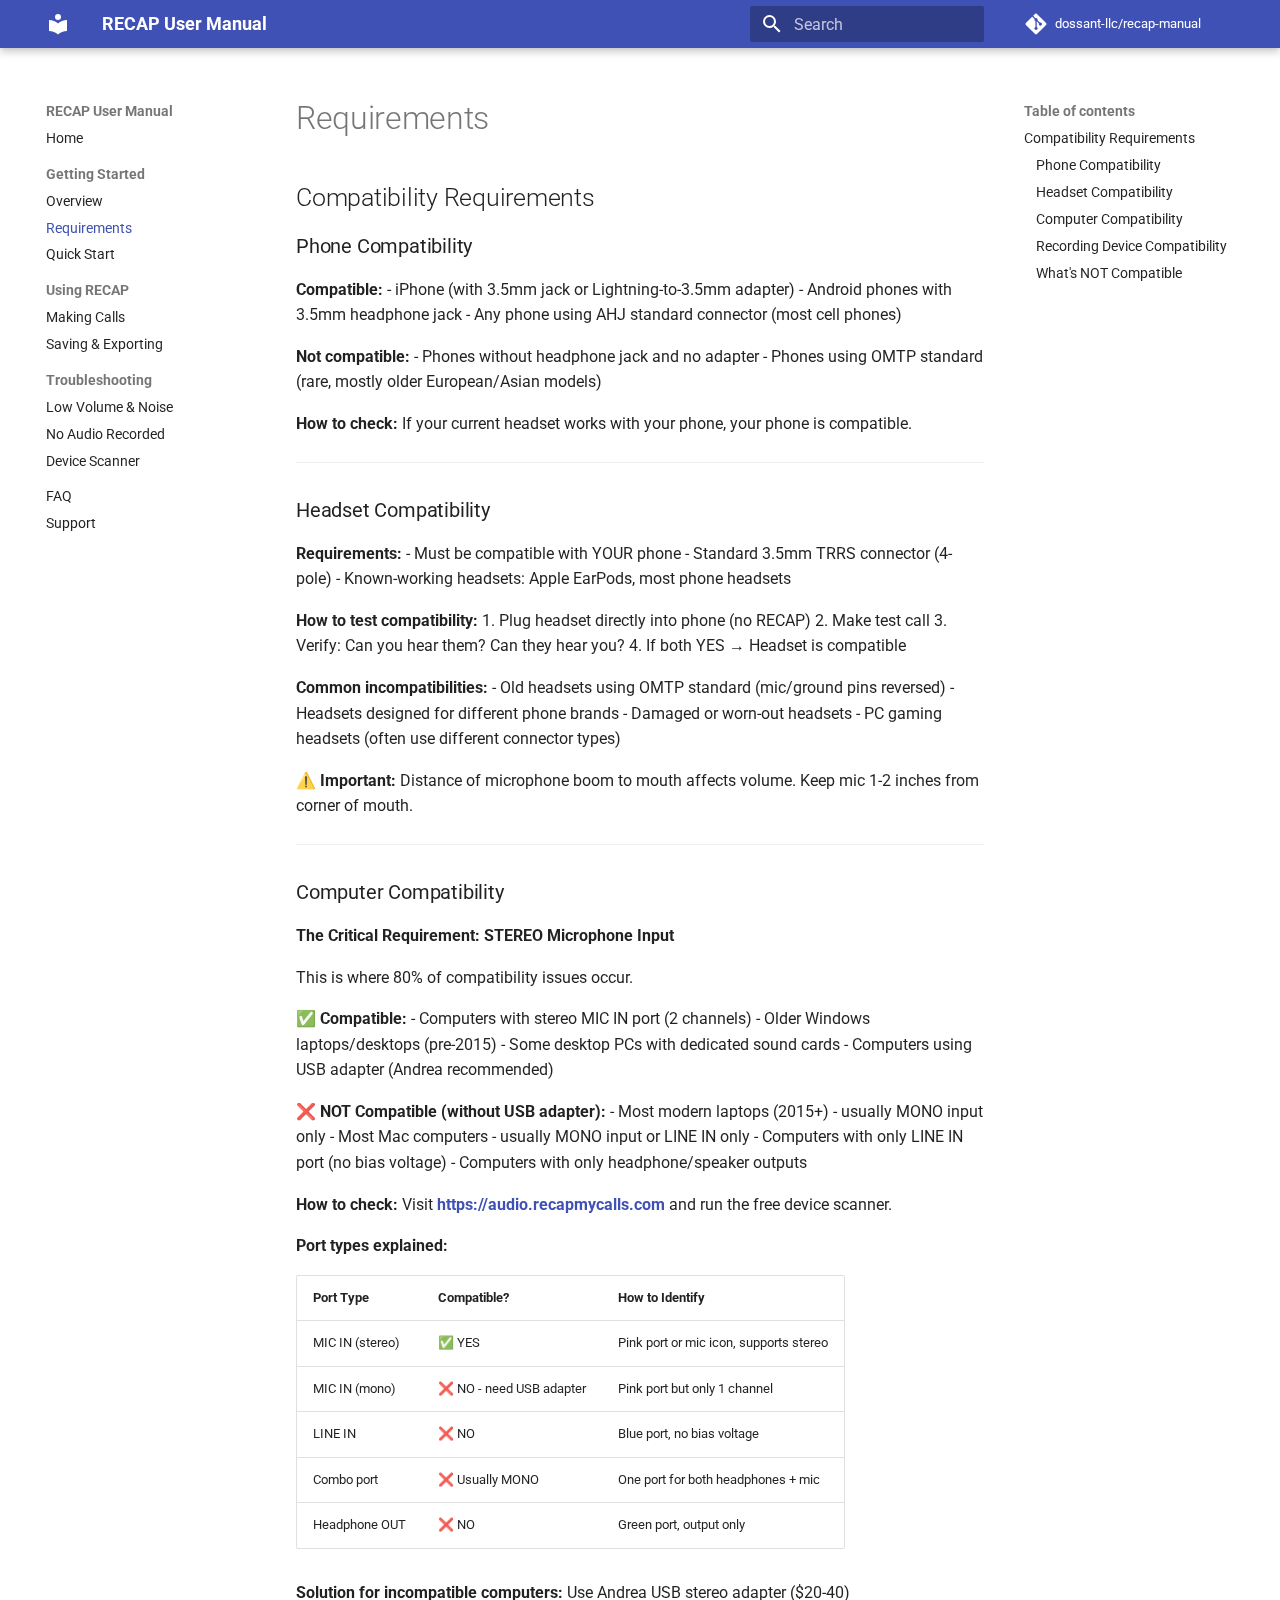
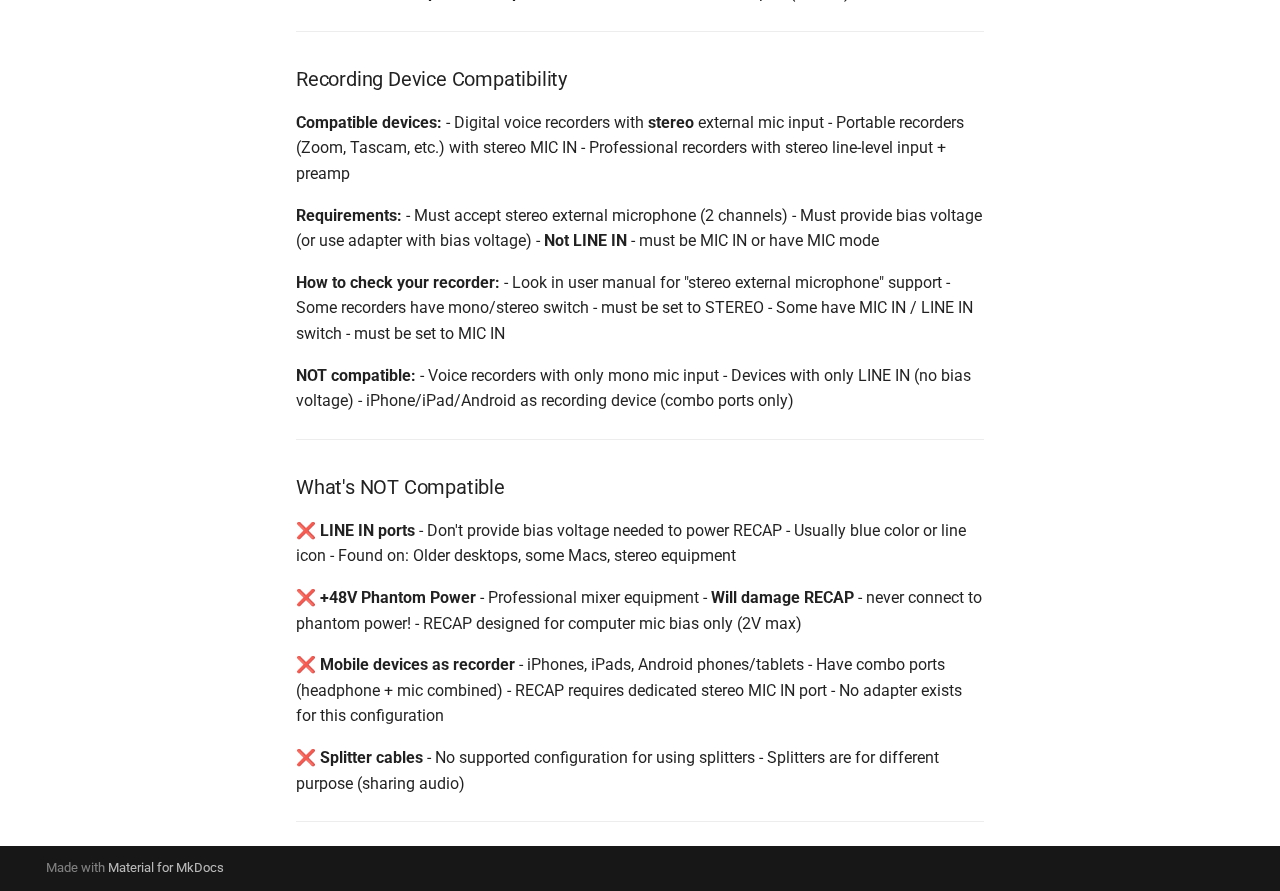
<file: getting-started/requirements/index.html>
<!doctype html>
<html lang="en" class="no-js">
  <head>
    
      <meta charset="utf-8">
      <meta name="viewport" content="width=device-width,initial-scale=1">
      
      
      
        <link rel="canonical" href="https://dossant-llc.github.io/recap-manual/getting-started/requirements/">
      
      
        <link rel="prev" href="../overview/">
      
      
        <link rel="next" href="../quick-start/">
      
      
        
      
      
      <link rel="icon" href="../../assets/images/favicon.png">
      <meta name="generator" content="mkdocs-1.6.1, mkdocs-material-9.7.0">
    
    
      
        <title>Requirements - RECAP User Manual</title>
      
    
    
      <link rel="stylesheet" href="../../assets/stylesheets/main.618322db.min.css">
      
      


    
    
      
    
    
      
        
        
        <link rel="preconnect" href="https://fonts.gstatic.com" crossorigin>
        <link rel="stylesheet" href="https://fonts.googleapis.com/css?family=Roboto:300,300i,400,400i,700,700i%7CRoboto+Mono:400,400i,700,700i&display=fallback">
        <style>:root{--md-text-font:"Roboto";--md-code-font:"Roboto Mono"}</style>
      
    
    
    <script>__md_scope=new URL("../..",location),__md_hash=e=>[...e].reduce(((e,_)=>(e<<5)-e+_.charCodeAt(0)),0),__md_get=(e,_=localStorage,t=__md_scope)=>JSON.parse(_.getItem(t.pathname+"."+e)),__md_set=(e,_,t=localStorage,a=__md_scope)=>{try{t.setItem(a.pathname+"."+e,JSON.stringify(_))}catch(e){}}</script>
    
      

    
    
  </head>
  
  
    <body dir="ltr">
  
    
    <input class="md-toggle" data-md-toggle="drawer" type="checkbox" id="__drawer" autocomplete="off">
    <input class="md-toggle" data-md-toggle="search" type="checkbox" id="__search" autocomplete="off">
    <label class="md-overlay" for="__drawer"></label>
    <div data-md-component="skip">
      
        
        <a href="#compatibility-requirements" class="md-skip">
          Skip to content
        </a>
      
    </div>
    <div data-md-component="announce">
      
    </div>
    
    
      

  

<header class="md-header md-header--shadow" data-md-component="header">
  <nav class="md-header__inner md-grid" aria-label="Header">
    <a href="../.." title="RECAP User Manual" class="md-header__button md-logo" aria-label="RECAP User Manual" data-md-component="logo">
      
  
  <svg xmlns="http://www.w3.org/2000/svg" viewBox="0 0 24 24"><path d="M12 8a3 3 0 0 0 3-3 3 3 0 0 0-3-3 3 3 0 0 0-3 3 3 3 0 0 0 3 3m0 3.54C9.64 9.35 6.5 8 3 8v11c3.5 0 6.64 1.35 9 3.54 2.36-2.19 5.5-3.54 9-3.54V8c-3.5 0-6.64 1.35-9 3.54"/></svg>

    </a>
    <label class="md-header__button md-icon" for="__drawer">
      
      <svg xmlns="http://www.w3.org/2000/svg" viewBox="0 0 24 24"><path d="M3 6h18v2H3zm0 5h18v2H3zm0 5h18v2H3z"/></svg>
    </label>
    <div class="md-header__title" data-md-component="header-title">
      <div class="md-header__ellipsis">
        <div class="md-header__topic">
          <span class="md-ellipsis">
            RECAP User Manual
          </span>
        </div>
        <div class="md-header__topic" data-md-component="header-topic">
          <span class="md-ellipsis">
            
              Requirements
            
          </span>
        </div>
      </div>
    </div>
    
    
      <script>var palette=__md_get("__palette");if(palette&&palette.color){if("(prefers-color-scheme)"===palette.color.media){var media=matchMedia("(prefers-color-scheme: light)"),input=document.querySelector(media.matches?"[data-md-color-media='(prefers-color-scheme: light)']":"[data-md-color-media='(prefers-color-scheme: dark)']");palette.color.media=input.getAttribute("data-md-color-media"),palette.color.scheme=input.getAttribute("data-md-color-scheme"),palette.color.primary=input.getAttribute("data-md-color-primary"),palette.color.accent=input.getAttribute("data-md-color-accent")}for(var[key,value]of Object.entries(palette.color))document.body.setAttribute("data-md-color-"+key,value)}</script>
    
    
    
      
      
        <label class="md-header__button md-icon" for="__search">
          
          <svg xmlns="http://www.w3.org/2000/svg" viewBox="0 0 24 24"><path d="M9.5 3A6.5 6.5 0 0 1 16 9.5c0 1.61-.59 3.09-1.56 4.23l.27.27h.79l5 5-1.5 1.5-5-5v-.79l-.27-.27A6.52 6.52 0 0 1 9.5 16 6.5 6.5 0 0 1 3 9.5 6.5 6.5 0 0 1 9.5 3m0 2C7 5 5 7 5 9.5S7 14 9.5 14 14 12 14 9.5 12 5 9.5 5"/></svg>
        </label>
        <div class="md-search" data-md-component="search" role="dialog">
  <label class="md-search__overlay" for="__search"></label>
  <div class="md-search__inner" role="search">
    <form class="md-search__form" name="search">
      <input type="text" class="md-search__input" name="query" aria-label="Search" placeholder="Search" autocapitalize="off" autocorrect="off" autocomplete="off" spellcheck="false" data-md-component="search-query" required>
      <label class="md-search__icon md-icon" for="__search">
        
        <svg xmlns="http://www.w3.org/2000/svg" viewBox="0 0 24 24"><path d="M9.5 3A6.5 6.5 0 0 1 16 9.5c0 1.61-.59 3.09-1.56 4.23l.27.27h.79l5 5-1.5 1.5-5-5v-.79l-.27-.27A6.52 6.52 0 0 1 9.5 16 6.5 6.5 0 0 1 3 9.5 6.5 6.5 0 0 1 9.5 3m0 2C7 5 5 7 5 9.5S7 14 9.5 14 14 12 14 9.5 12 5 9.5 5"/></svg>
        
        <svg xmlns="http://www.w3.org/2000/svg" viewBox="0 0 24 24"><path d="M20 11v2H8l5.5 5.5-1.42 1.42L4.16 12l7.92-7.92L13.5 5.5 8 11z"/></svg>
      </label>
      <nav class="md-search__options" aria-label="Search">
        
        <button type="reset" class="md-search__icon md-icon" title="Clear" aria-label="Clear" tabindex="-1">
          
          <svg xmlns="http://www.w3.org/2000/svg" viewBox="0 0 24 24"><path d="M19 6.41 17.59 5 12 10.59 6.41 5 5 6.41 10.59 12 5 17.59 6.41 19 12 13.41 17.59 19 19 17.59 13.41 12z"/></svg>
        </button>
      </nav>
      
        <div class="md-search__suggest" data-md-component="search-suggest"></div>
      
    </form>
    <div class="md-search__output">
      <div class="md-search__scrollwrap" tabindex="0" data-md-scrollfix>
        <div class="md-search-result" data-md-component="search-result">
          <div class="md-search-result__meta">
            Initializing search
          </div>
          <ol class="md-search-result__list" role="presentation"></ol>
        </div>
      </div>
    </div>
  </div>
</div>
      
    
    
      <div class="md-header__source">
        <a href="https://github.com/dossant-llc/recap-manual" title="Go to repository" class="md-source" data-md-component="source">
  <div class="md-source__icon md-icon">
    
    <svg xmlns="http://www.w3.org/2000/svg" viewBox="0 0 448 512"><!--! Font Awesome Free 7.1.0 by @fontawesome - https://fontawesome.com License - https://fontawesome.com/license/free (Icons: CC BY 4.0, Fonts: SIL OFL 1.1, Code: MIT License) Copyright 2025 Fonticons, Inc.--><path d="M439.6 236.1 244 40.5c-5.4-5.5-12.8-8.5-20.4-8.5s-15 3-20.4 8.4L162.5 81l51.5 51.5c27.1-9.1 52.7 16.8 43.4 43.7l49.7 49.7c34.2-11.8 61.2 31 35.5 56.7-26.5 26.5-70.2-2.9-56-37.3L240.3 199v121.9c25.3 12.5 22.3 41.8 9.1 55-6.4 6.4-15.2 10.1-24.3 10.1s-17.8-3.6-24.3-10.1c-17.6-17.6-11.1-46.9 11.2-56v-123c-20.8-8.5-24.6-30.7-18.6-45L142.6 101 8.5 235.1C3 240.6 0 247.9 0 255.5s3 15 8.5 20.4l195.6 195.7c5.4 5.4 12.7 8.4 20.4 8.4s15-3 20.4-8.4l194.7-194.7c5.4-5.4 8.4-12.8 8.4-20.4s-3-15-8.4-20.4"/></svg>
  </div>
  <div class="md-source__repository">
    dossant-llc/recap-manual
  </div>
</a>
      </div>
    
  </nav>
  
</header>
    
    <div class="md-container" data-md-component="container">
      
      
        
          
        
      
      <main class="md-main" data-md-component="main">
        <div class="md-main__inner md-grid">
          
            
              
              <div class="md-sidebar md-sidebar--primary" data-md-component="sidebar" data-md-type="navigation" >
                <div class="md-sidebar__scrollwrap">
                  <div class="md-sidebar__inner">
                    



<nav class="md-nav md-nav--primary" aria-label="Navigation" data-md-level="0">
  <label class="md-nav__title" for="__drawer">
    <a href="../.." title="RECAP User Manual" class="md-nav__button md-logo" aria-label="RECAP User Manual" data-md-component="logo">
      
  
  <svg xmlns="http://www.w3.org/2000/svg" viewBox="0 0 24 24"><path d="M12 8a3 3 0 0 0 3-3 3 3 0 0 0-3-3 3 3 0 0 0-3 3 3 3 0 0 0 3 3m0 3.54C9.64 9.35 6.5 8 3 8v11c3.5 0 6.64 1.35 9 3.54 2.36-2.19 5.5-3.54 9-3.54V8c-3.5 0-6.64 1.35-9 3.54"/></svg>

    </a>
    RECAP User Manual
  </label>
  
    <div class="md-nav__source">
      <a href="https://github.com/dossant-llc/recap-manual" title="Go to repository" class="md-source" data-md-component="source">
  <div class="md-source__icon md-icon">
    
    <svg xmlns="http://www.w3.org/2000/svg" viewBox="0 0 448 512"><!--! Font Awesome Free 7.1.0 by @fontawesome - https://fontawesome.com License - https://fontawesome.com/license/free (Icons: CC BY 4.0, Fonts: SIL OFL 1.1, Code: MIT License) Copyright 2025 Fonticons, Inc.--><path d="M439.6 236.1 244 40.5c-5.4-5.5-12.8-8.5-20.4-8.5s-15 3-20.4 8.4L162.5 81l51.5 51.5c27.1-9.1 52.7 16.8 43.4 43.7l49.7 49.7c34.2-11.8 61.2 31 35.5 56.7-26.5 26.5-70.2-2.9-56-37.3L240.3 199v121.9c25.3 12.5 22.3 41.8 9.1 55-6.4 6.4-15.2 10.1-24.3 10.1s-17.8-3.6-24.3-10.1c-17.6-17.6-11.1-46.9 11.2-56v-123c-20.8-8.5-24.6-30.7-18.6-45L142.6 101 8.5 235.1C3 240.6 0 247.9 0 255.5s3 15 8.5 20.4l195.6 195.7c5.4 5.4 12.7 8.4 20.4 8.4s15-3 20.4-8.4l194.7-194.7c5.4-5.4 8.4-12.8 8.4-20.4s-3-15-8.4-20.4"/></svg>
  </div>
  <div class="md-source__repository">
    dossant-llc/recap-manual
  </div>
</a>
    </div>
  
  <ul class="md-nav__list" data-md-scrollfix>
    
      
      
  
  
  
  
    <li class="md-nav__item">
      <a href="../.." class="md-nav__link">
        
  
  
  <span class="md-ellipsis">
    
  
    Home
  

    
  </span>
  
  

      </a>
    </li>
  

    
      
      
  
  
    
  
  
  
    
    
    
    
      
        
        
      
    
    
    <li class="md-nav__item md-nav__item--active md-nav__item--section md-nav__item--nested">
      
        
        
        <input class="md-nav__toggle md-toggle " type="checkbox" id="__nav_2" checked>
        
          
          <label class="md-nav__link" for="__nav_2" id="__nav_2_label" tabindex="">
            
  
  
  <span class="md-ellipsis">
    
  
    Getting Started
  

    
  </span>
  
  

            <span class="md-nav__icon md-icon"></span>
          </label>
        
        <nav class="md-nav" data-md-level="1" aria-labelledby="__nav_2_label" aria-expanded="true">
          <label class="md-nav__title" for="__nav_2">
            <span class="md-nav__icon md-icon"></span>
            
  
    Getting Started
  

          </label>
          <ul class="md-nav__list" data-md-scrollfix>
            
              
                
  
  
  
  
    <li class="md-nav__item">
      <a href="../overview/" class="md-nav__link">
        
  
  
  <span class="md-ellipsis">
    
  
    Overview
  

    
  </span>
  
  

      </a>
    </li>
  

              
            
              
                
  
  
    
  
  
  
    <li class="md-nav__item md-nav__item--active">
      
      <input class="md-nav__toggle md-toggle" type="checkbox" id="__toc">
      
      
      
        <label class="md-nav__link md-nav__link--active" for="__toc">
          
  
  
  <span class="md-ellipsis">
    
  
    Requirements
  

    
  </span>
  
  

          <span class="md-nav__icon md-icon"></span>
        </label>
      
      <a href="./" class="md-nav__link md-nav__link--active">
        
  
  
  <span class="md-ellipsis">
    
  
    Requirements
  

    
  </span>
  
  

      </a>
      
        

<nav class="md-nav md-nav--secondary" aria-label="Table of contents">
  
  
  
  
    <label class="md-nav__title" for="__toc">
      <span class="md-nav__icon md-icon"></span>
      Table of contents
    </label>
    <ul class="md-nav__list" data-md-component="toc" data-md-scrollfix>
      
        <li class="md-nav__item">
  <a href="#compatibility-requirements" class="md-nav__link">
    <span class="md-ellipsis">
      
        Compatibility Requirements
      
    </span>
  </a>
  
    <nav class="md-nav" aria-label="Compatibility Requirements">
      <ul class="md-nav__list">
        
          <li class="md-nav__item">
  <a href="#phone-compatibility" class="md-nav__link">
    <span class="md-ellipsis">
      
        Phone Compatibility
      
    </span>
  </a>
  
</li>
        
          <li class="md-nav__item">
  <a href="#headset-compatibility" class="md-nav__link">
    <span class="md-ellipsis">
      
        Headset Compatibility
      
    </span>
  </a>
  
</li>
        
          <li class="md-nav__item">
  <a href="#computer-compatibility" class="md-nav__link">
    <span class="md-ellipsis">
      
        Computer Compatibility
      
    </span>
  </a>
  
</li>
        
          <li class="md-nav__item">
  <a href="#recording-device-compatibility" class="md-nav__link">
    <span class="md-ellipsis">
      
        Recording Device Compatibility
      
    </span>
  </a>
  
</li>
        
          <li class="md-nav__item">
  <a href="#whats-not-compatible" class="md-nav__link">
    <span class="md-ellipsis">
      
        What's NOT Compatible
      
    </span>
  </a>
  
</li>
        
      </ul>
    </nav>
  
</li>
      
    </ul>
  
</nav>
      
    </li>
  

              
            
              
                
  
  
  
  
    <li class="md-nav__item">
      <a href="../quick-start/" class="md-nav__link">
        
  
  
  <span class="md-ellipsis">
    
  
    Quick Start
  

    
  </span>
  
  

      </a>
    </li>
  

              
            
          </ul>
        </nav>
      
    </li>
  

    
      
      
  
  
  
  
    
    
    
    
      
        
        
      
    
    
    <li class="md-nav__item md-nav__item--section md-nav__item--nested">
      
        
        
          
        
        <input class="md-nav__toggle md-toggle md-toggle--indeterminate" type="checkbox" id="__nav_3" >
        
          
          <label class="md-nav__link" for="__nav_3" id="__nav_3_label" tabindex="">
            
  
  
  <span class="md-ellipsis">
    
  
    Using RECAP
  

    
  </span>
  
  

            <span class="md-nav__icon md-icon"></span>
          </label>
        
        <nav class="md-nav" data-md-level="1" aria-labelledby="__nav_3_label" aria-expanded="false">
          <label class="md-nav__title" for="__nav_3">
            <span class="md-nav__icon md-icon"></span>
            
  
    Using RECAP
  

          </label>
          <ul class="md-nav__list" data-md-scrollfix>
            
              
                
  
  
  
  
    <li class="md-nav__item">
      <a href="../../using-recap/making-calls/" class="md-nav__link">
        
  
  
  <span class="md-ellipsis">
    
  
    Making Calls
  

    
  </span>
  
  

      </a>
    </li>
  

              
            
              
                
  
  
  
  
    <li class="md-nav__item">
      <a href="../../using-recap/saving-exporting/" class="md-nav__link">
        
  
  
  <span class="md-ellipsis">
    
  
    Saving & Exporting
  

    
  </span>
  
  

      </a>
    </li>
  

              
            
          </ul>
        </nav>
      
    </li>
  

    
      
      
  
  
  
  
    
    
    
    
      
        
        
      
    
    
    <li class="md-nav__item md-nav__item--section md-nav__item--nested">
      
        
        
          
        
        <input class="md-nav__toggle md-toggle md-toggle--indeterminate" type="checkbox" id="__nav_4" >
        
          
          <label class="md-nav__link" for="__nav_4" id="__nav_4_label" tabindex="">
            
  
  
  <span class="md-ellipsis">
    
  
    Troubleshooting
  

    
  </span>
  
  

            <span class="md-nav__icon md-icon"></span>
          </label>
        
        <nav class="md-nav" data-md-level="1" aria-labelledby="__nav_4_label" aria-expanded="false">
          <label class="md-nav__title" for="__nav_4">
            <span class="md-nav__icon md-icon"></span>
            
  
    Troubleshooting
  

          </label>
          <ul class="md-nav__list" data-md-scrollfix>
            
              
                
  
  
  
  
    <li class="md-nav__item">
      <a href="../../troubleshooting/low-volume-noise/" class="md-nav__link">
        
  
  
  <span class="md-ellipsis">
    
  
    Low Volume & Noise
  

    
  </span>
  
  

      </a>
    </li>
  

              
            
              
                
  
  
  
  
    <li class="md-nav__item">
      <a href="../../troubleshooting/no-audio/" class="md-nav__link">
        
  
  
  <span class="md-ellipsis">
    
  
    No Audio Recorded
  

    
  </span>
  
  

      </a>
    </li>
  

              
            
              
                
  
  
  
  
    <li class="md-nav__item">
      <a href="../../troubleshooting/device-scanner/" class="md-nav__link">
        
  
  
  <span class="md-ellipsis">
    
  
    Device Scanner
  

    
  </span>
  
  

      </a>
    </li>
  

              
            
          </ul>
        </nav>
      
    </li>
  

    
      
      
  
  
  
  
    <li class="md-nav__item">
      <a href="../../faq/" class="md-nav__link">
        
  
  
  <span class="md-ellipsis">
    
  
    FAQ
  

    
  </span>
  
  

      </a>
    </li>
  

    
      
      
  
  
  
  
    <li class="md-nav__item">
      <a href="../../support/" class="md-nav__link">
        
  
  
  <span class="md-ellipsis">
    
  
    Support
  

    
  </span>
  
  

      </a>
    </li>
  

    
  </ul>
</nav>
                  </div>
                </div>
              </div>
            
            
              
              <div class="md-sidebar md-sidebar--secondary" data-md-component="sidebar" data-md-type="toc" >
                <div class="md-sidebar__scrollwrap">
                  <div class="md-sidebar__inner">
                    

<nav class="md-nav md-nav--secondary" aria-label="Table of contents">
  
  
  
  
    <label class="md-nav__title" for="__toc">
      <span class="md-nav__icon md-icon"></span>
      Table of contents
    </label>
    <ul class="md-nav__list" data-md-component="toc" data-md-scrollfix>
      
        <li class="md-nav__item">
  <a href="#compatibility-requirements" class="md-nav__link">
    <span class="md-ellipsis">
      
        Compatibility Requirements
      
    </span>
  </a>
  
    <nav class="md-nav" aria-label="Compatibility Requirements">
      <ul class="md-nav__list">
        
          <li class="md-nav__item">
  <a href="#phone-compatibility" class="md-nav__link">
    <span class="md-ellipsis">
      
        Phone Compatibility
      
    </span>
  </a>
  
</li>
        
          <li class="md-nav__item">
  <a href="#headset-compatibility" class="md-nav__link">
    <span class="md-ellipsis">
      
        Headset Compatibility
      
    </span>
  </a>
  
</li>
        
          <li class="md-nav__item">
  <a href="#computer-compatibility" class="md-nav__link">
    <span class="md-ellipsis">
      
        Computer Compatibility
      
    </span>
  </a>
  
</li>
        
          <li class="md-nav__item">
  <a href="#recording-device-compatibility" class="md-nav__link">
    <span class="md-ellipsis">
      
        Recording Device Compatibility
      
    </span>
  </a>
  
</li>
        
          <li class="md-nav__item">
  <a href="#whats-not-compatible" class="md-nav__link">
    <span class="md-ellipsis">
      
        What's NOT Compatible
      
    </span>
  </a>
  
</li>
        
      </ul>
    </nav>
  
</li>
      
    </ul>
  
</nav>
                  </div>
                </div>
              </div>
            
          
          
            <div class="md-content" data-md-component="content">
              
              <article class="md-content__inner md-typeset">
                
                  


  
  


  <h1>Requirements</h1>

<h2 id="compatibility-requirements">Compatibility Requirements</h2>
<h3 id="phone-compatibility">Phone Compatibility</h3>
<p><strong>Compatible:</strong>
- iPhone (with 3.5mm jack or Lightning-to-3.5mm adapter)
- Android phones with 3.5mm headphone jack
- Any phone using AHJ standard connector (most cell phones)</p>
<p><strong>Not compatible:</strong>
- Phones without headphone jack and no adapter
- Phones using OMTP standard (rare, mostly older European/Asian models)</p>
<p><strong>How to check:</strong> If your current headset works with your phone, your phone is compatible.</p>
<hr />
<h3 id="headset-compatibility">Headset Compatibility</h3>
<p><strong>Requirements:</strong>
- Must be compatible with YOUR phone
- Standard 3.5mm TRRS connector (4-pole)
- Known-working headsets: Apple EarPods, most phone headsets</p>
<p><strong>How to test compatibility:</strong>
1. Plug headset directly into phone (no RECAP)
2. Make test call
3. Verify: Can you hear them? Can they hear you?
4. If both YES → Headset is compatible</p>
<p><strong>Common incompatibilities:</strong>
- Old headsets using OMTP standard (mic/ground pins reversed)
- Headsets designed for different phone brands
- Damaged or worn-out headsets
- PC gaming headsets (often use different connector types)</p>
<p><strong>⚠️ Important:</strong> Distance of microphone boom to mouth affects volume. Keep mic 1-2 inches from corner of mouth.</p>
<hr />
<h3 id="computer-compatibility">Computer Compatibility</h3>
<p><strong>The Critical Requirement: STEREO Microphone Input</strong></p>
<p>This is where 80% of compatibility issues occur.</p>
<p><strong>✅ Compatible:</strong>
- Computers with stereo MIC IN port (2 channels)
- Older Windows laptops/desktops (pre-2015)
- Some desktop PCs with dedicated sound cards
- Computers using USB adapter (Andrea recommended)</p>
<p><strong>❌ NOT Compatible (without USB adapter):</strong>
- Most modern laptops (2015+) - usually MONO input only
- Most Mac computers - usually MONO input or LINE IN only
- Computers with only LINE IN port (no bias voltage)
- Computers with only headphone/speaker outputs</p>
<p><strong>How to check:</strong> Visit <strong><a href="https://audio.recapmycalls.com">https://audio.recapmycalls.com</a></strong> and run the free device scanner.</p>
<p><strong>Port types explained:</strong></p>
<table>
<thead>
<tr>
<th>Port Type</th>
<th>Compatible?</th>
<th>How to Identify</th>
</tr>
</thead>
<tbody>
<tr>
<td>MIC IN (stereo)</td>
<td>✅ YES</td>
<td>Pink port or mic icon, supports stereo</td>
</tr>
<tr>
<td>MIC IN (mono)</td>
<td>❌ NO - need USB adapter</td>
<td>Pink port but only 1 channel</td>
</tr>
<tr>
<td>LINE IN</td>
<td>❌ NO</td>
<td>Blue port, no bias voltage</td>
</tr>
<tr>
<td>Combo port</td>
<td>❌ Usually MONO</td>
<td>One port for both headphones + mic</td>
</tr>
<tr>
<td>Headphone OUT</td>
<td>❌ NO</td>
<td>Green port, output only</td>
</tr>
</tbody>
</table>
<p><strong>Solution for incompatible computers:</strong> Use Andrea USB stereo adapter ($20-40)</p>
<hr />
<h3 id="recording-device-compatibility">Recording Device Compatibility</h3>
<p><strong>Compatible devices:</strong>
- Digital voice recorders with <strong>stereo</strong> external mic input
- Portable recorders (Zoom, Tascam, etc.) with stereo MIC IN
- Professional recorders with stereo line-level input + preamp</p>
<p><strong>Requirements:</strong>
- Must accept stereo external microphone (2 channels)
- Must provide bias voltage (or use adapter with bias voltage)
- <strong>Not LINE IN</strong> - must be MIC IN or have MIC mode</p>
<p><strong>How to check your recorder:</strong>
- Look in user manual for "stereo external microphone" support
- Some recorders have mono/stereo switch - must be set to STEREO
- Some have MIC IN / LINE IN switch - must be set to MIC IN</p>
<p><strong>NOT compatible:</strong>
- Voice recorders with only mono mic input
- Devices with only LINE IN (no bias voltage)
- iPhone/iPad/Android as recording device (combo ports only)</p>
<hr />
<h3 id="whats-not-compatible">What's NOT Compatible</h3>
<p><strong>❌ LINE IN ports</strong>
- Don't provide bias voltage needed to power RECAP
- Usually blue color or line icon
- Found on: Older desktops, some Macs, stereo equipment</p>
<p><strong>❌ +48V Phantom Power</strong>
- Professional mixer equipment
- <strong>Will damage RECAP</strong> - never connect to phantom power!
- RECAP designed for computer mic bias only (2V max)</p>
<p><strong>❌ Mobile devices as recorder</strong>
- iPhones, iPads, Android phones/tablets
- Have combo ports (headphone + mic combined)
- RECAP requires dedicated stereo MIC IN port
- No adapter exists for this configuration</p>
<p><strong>❌ Splitter cables</strong>
- No supported configuration for using splitters
- Splitters are for different purpose (sharing audio)</p>
<hr />












                
              </article>
            </div>
          
          
<script>var target=document.getElementById(location.hash.slice(1));target&&target.name&&(target.checked=target.name.startsWith("__tabbed_"))</script>
        </div>
        
      </main>
      
        <footer class="md-footer">
  
  <div class="md-footer-meta md-typeset">
    <div class="md-footer-meta__inner md-grid">
      <div class="md-copyright">
  
  
    Made with
    <a href="https://squidfunk.github.io/mkdocs-material/" target="_blank" rel="noopener">
      Material for MkDocs
    </a>
  
</div>
      
    </div>
  </div>
</footer>
      
    </div>
    <div class="md-dialog" data-md-component="dialog">
      <div class="md-dialog__inner md-typeset"></div>
    </div>
    
    
    
      
      
      <script id="__config" type="application/json">{"annotate": null, "base": "../..", "features": ["navigation.instant", "navigation.sections", "navigation.expand", "search.highlight", "search.suggest"], "search": "../../assets/javascripts/workers/search.7a47a382.min.js", "tags": null, "translations": {"clipboard.copied": "Copied to clipboard", "clipboard.copy": "Copy to clipboard", "search.result.more.one": "1 more on this page", "search.result.more.other": "# more on this page", "search.result.none": "No matching documents", "search.result.one": "1 matching document", "search.result.other": "# matching documents", "search.result.placeholder": "Type to start searching", "search.result.term.missing": "Missing", "select.version": "Select version"}, "version": null}</script>
    
    
      <script src="../../assets/javascripts/bundle.e71a0d61.min.js"></script>
      
    
  </body>
</html>
</file>
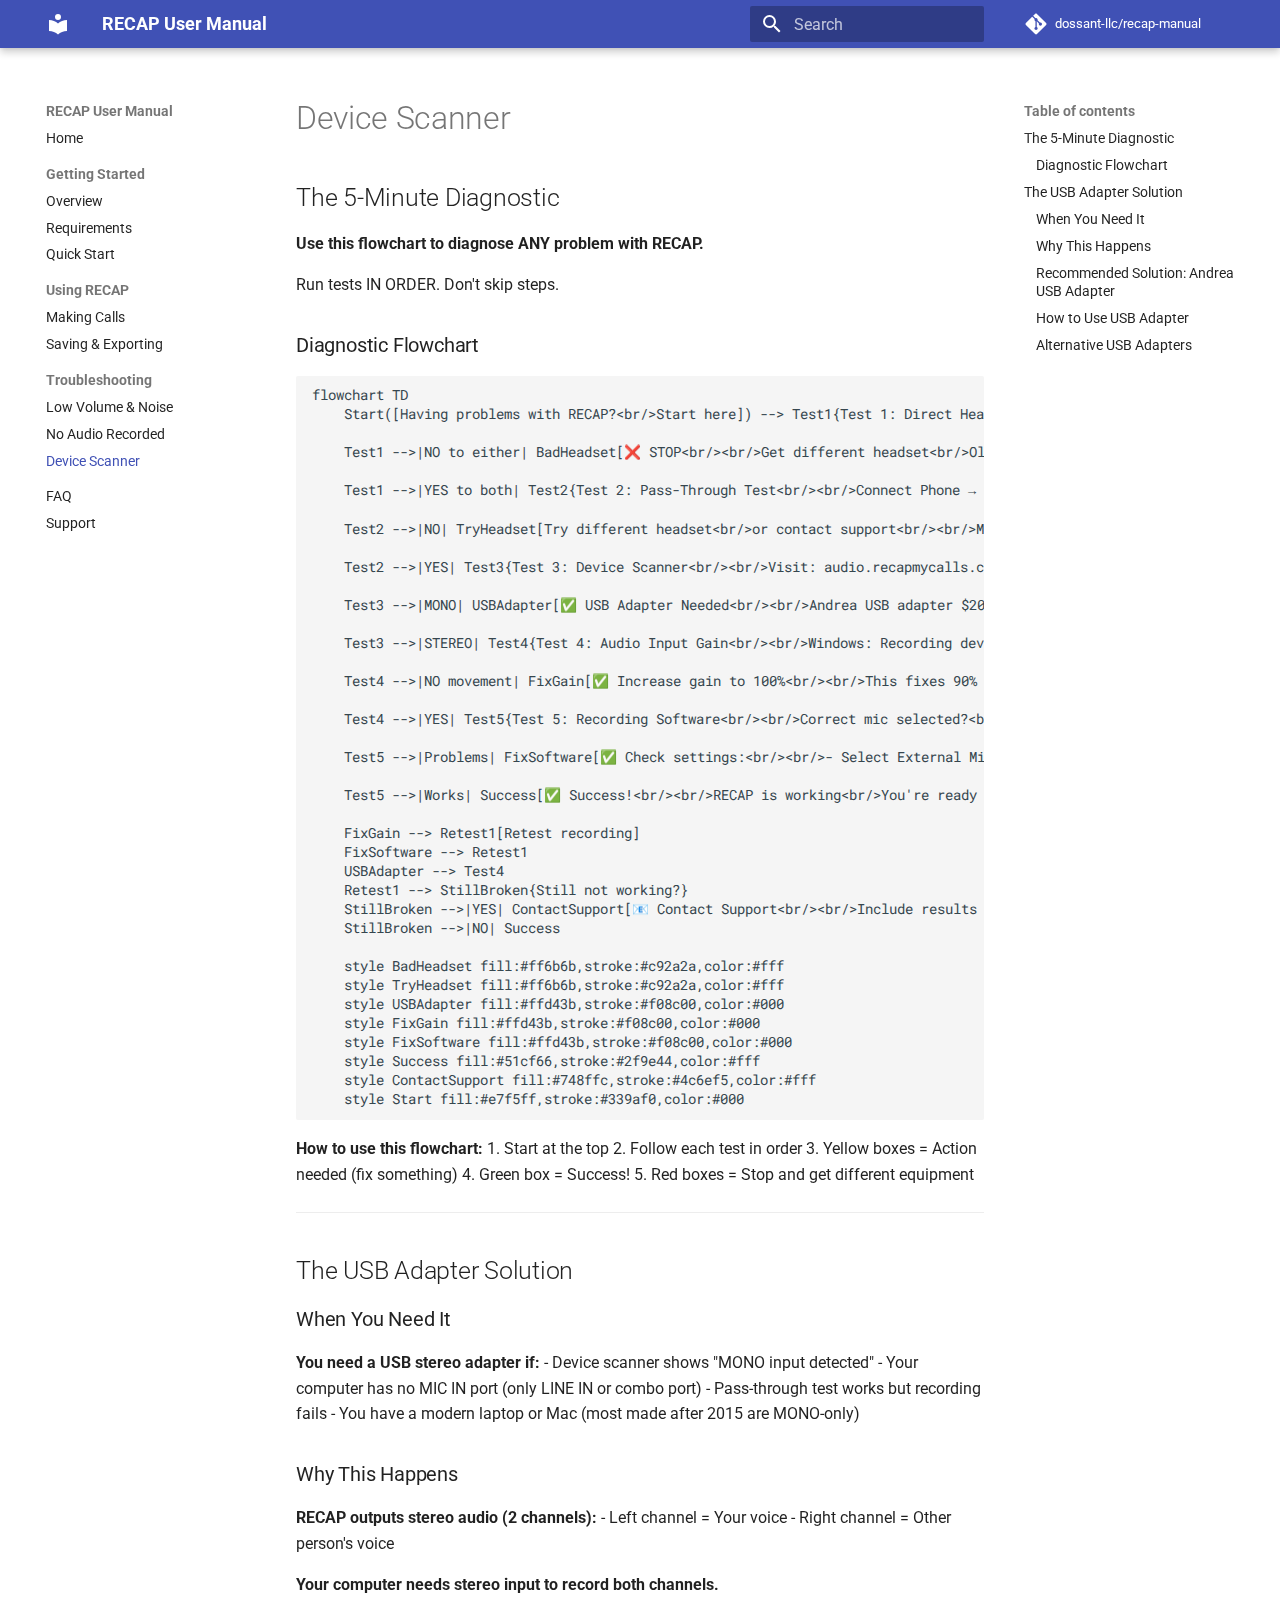
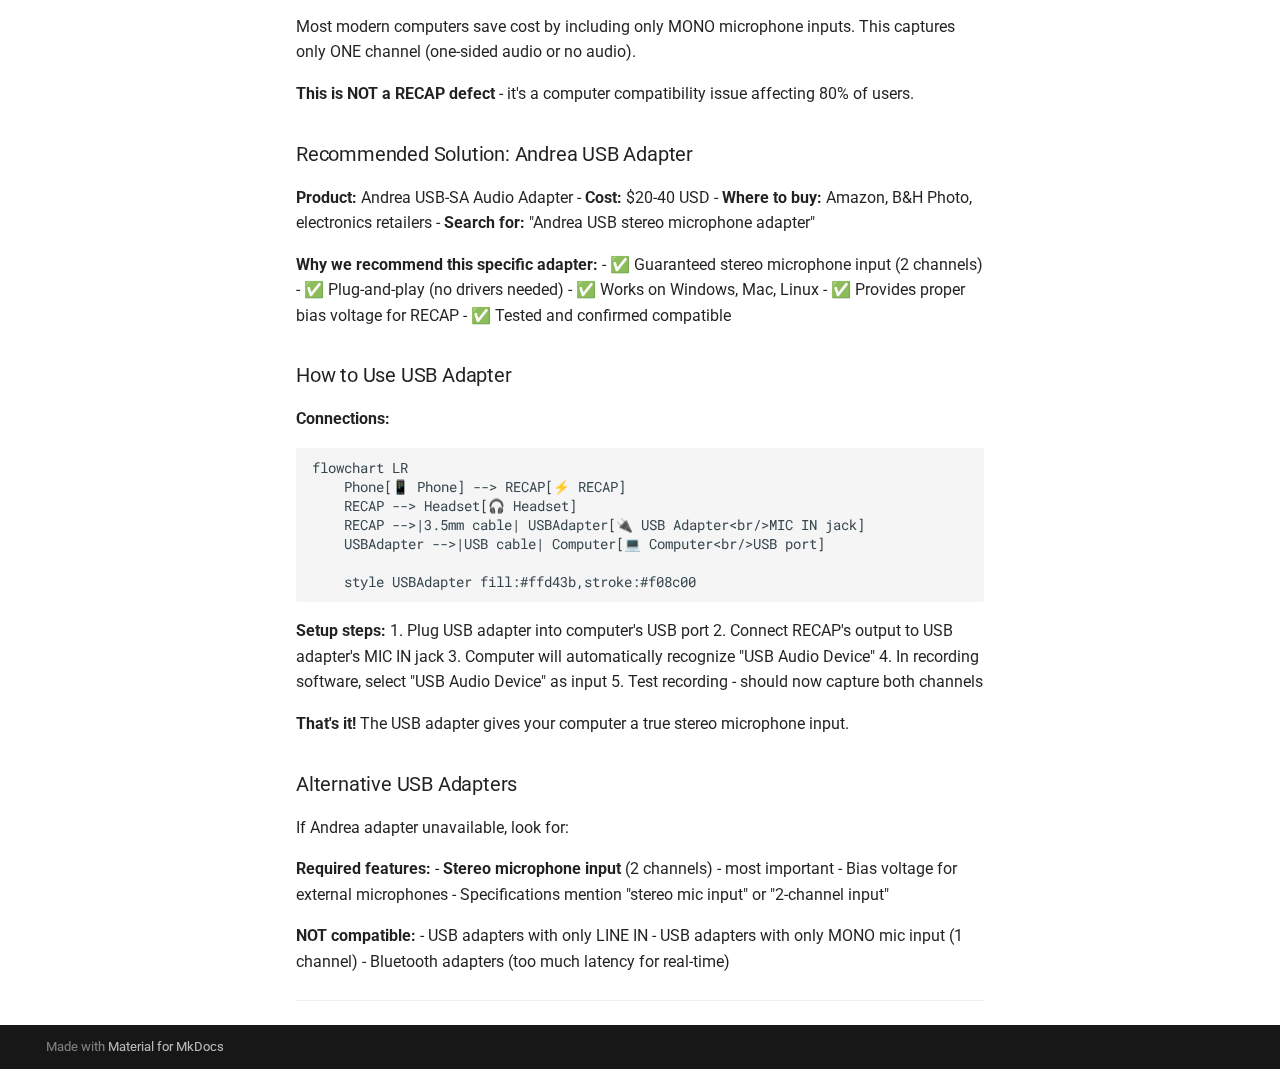
<file: troubleshooting/device-scanner/index.html>
<!doctype html>
<html lang="en" class="no-js">
  <head>
    
      <meta charset="utf-8">
      <meta name="viewport" content="width=device-width,initial-scale=1">
      
      
      
        <link rel="canonical" href="https://dossant-llc.github.io/recap-manual/troubleshooting/device-scanner/">
      
      
        <link rel="prev" href="../no-audio/">
      
      
        <link rel="next" href="../../faq/">
      
      
        
      
      
      <link rel="icon" href="../../assets/images/favicon.png">
      <meta name="generator" content="mkdocs-1.6.1, mkdocs-material-9.7.0">
    
    
      
        <title>Device Scanner - RECAP User Manual</title>
      
    
    
      <link rel="stylesheet" href="../../assets/stylesheets/main.618322db.min.css">
      
      


    
    
      
    
    
      
        
        
        <link rel="preconnect" href="https://fonts.gstatic.com" crossorigin>
        <link rel="stylesheet" href="https://fonts.googleapis.com/css?family=Roboto:300,300i,400,400i,700,700i%7CRoboto+Mono:400,400i,700,700i&display=fallback">
        <style>:root{--md-text-font:"Roboto";--md-code-font:"Roboto Mono"}</style>
      
    
    
    <script>__md_scope=new URL("../..",location),__md_hash=e=>[...e].reduce(((e,_)=>(e<<5)-e+_.charCodeAt(0)),0),__md_get=(e,_=localStorage,t=__md_scope)=>JSON.parse(_.getItem(t.pathname+"."+e)),__md_set=(e,_,t=localStorage,a=__md_scope)=>{try{t.setItem(a.pathname+"."+e,JSON.stringify(_))}catch(e){}}</script>
    
      

    
    
  </head>
  
  
    <body dir="ltr">
  
    
    <input class="md-toggle" data-md-toggle="drawer" type="checkbox" id="__drawer" autocomplete="off">
    <input class="md-toggle" data-md-toggle="search" type="checkbox" id="__search" autocomplete="off">
    <label class="md-overlay" for="__drawer"></label>
    <div data-md-component="skip">
      
        
        <a href="#the-5-minute-diagnostic" class="md-skip">
          Skip to content
        </a>
      
    </div>
    <div data-md-component="announce">
      
    </div>
    
    
      

  

<header class="md-header md-header--shadow" data-md-component="header">
  <nav class="md-header__inner md-grid" aria-label="Header">
    <a href="../.." title="RECAP User Manual" class="md-header__button md-logo" aria-label="RECAP User Manual" data-md-component="logo">
      
  
  <svg xmlns="http://www.w3.org/2000/svg" viewBox="0 0 24 24"><path d="M12 8a3 3 0 0 0 3-3 3 3 0 0 0-3-3 3 3 0 0 0-3 3 3 3 0 0 0 3 3m0 3.54C9.64 9.35 6.5 8 3 8v11c3.5 0 6.64 1.35 9 3.54 2.36-2.19 5.5-3.54 9-3.54V8c-3.5 0-6.64 1.35-9 3.54"/></svg>

    </a>
    <label class="md-header__button md-icon" for="__drawer">
      
      <svg xmlns="http://www.w3.org/2000/svg" viewBox="0 0 24 24"><path d="M3 6h18v2H3zm0 5h18v2H3zm0 5h18v2H3z"/></svg>
    </label>
    <div class="md-header__title" data-md-component="header-title">
      <div class="md-header__ellipsis">
        <div class="md-header__topic">
          <span class="md-ellipsis">
            RECAP User Manual
          </span>
        </div>
        <div class="md-header__topic" data-md-component="header-topic">
          <span class="md-ellipsis">
            
              Device Scanner
            
          </span>
        </div>
      </div>
    </div>
    
    
      <script>var palette=__md_get("__palette");if(palette&&palette.color){if("(prefers-color-scheme)"===palette.color.media){var media=matchMedia("(prefers-color-scheme: light)"),input=document.querySelector(media.matches?"[data-md-color-media='(prefers-color-scheme: light)']":"[data-md-color-media='(prefers-color-scheme: dark)']");palette.color.media=input.getAttribute("data-md-color-media"),palette.color.scheme=input.getAttribute("data-md-color-scheme"),palette.color.primary=input.getAttribute("data-md-color-primary"),palette.color.accent=input.getAttribute("data-md-color-accent")}for(var[key,value]of Object.entries(palette.color))document.body.setAttribute("data-md-color-"+key,value)}</script>
    
    
    
      
      
        <label class="md-header__button md-icon" for="__search">
          
          <svg xmlns="http://www.w3.org/2000/svg" viewBox="0 0 24 24"><path d="M9.5 3A6.5 6.5 0 0 1 16 9.5c0 1.61-.59 3.09-1.56 4.23l.27.27h.79l5 5-1.5 1.5-5-5v-.79l-.27-.27A6.52 6.52 0 0 1 9.5 16 6.5 6.5 0 0 1 3 9.5 6.5 6.5 0 0 1 9.5 3m0 2C7 5 5 7 5 9.5S7 14 9.5 14 14 12 14 9.5 12 5 9.5 5"/></svg>
        </label>
        <div class="md-search" data-md-component="search" role="dialog">
  <label class="md-search__overlay" for="__search"></label>
  <div class="md-search__inner" role="search">
    <form class="md-search__form" name="search">
      <input type="text" class="md-search__input" name="query" aria-label="Search" placeholder="Search" autocapitalize="off" autocorrect="off" autocomplete="off" spellcheck="false" data-md-component="search-query" required>
      <label class="md-search__icon md-icon" for="__search">
        
        <svg xmlns="http://www.w3.org/2000/svg" viewBox="0 0 24 24"><path d="M9.5 3A6.5 6.5 0 0 1 16 9.5c0 1.61-.59 3.09-1.56 4.23l.27.27h.79l5 5-1.5 1.5-5-5v-.79l-.27-.27A6.52 6.52 0 0 1 9.5 16 6.5 6.5 0 0 1 3 9.5 6.5 6.5 0 0 1 9.5 3m0 2C7 5 5 7 5 9.5S7 14 9.5 14 14 12 14 9.5 12 5 9.5 5"/></svg>
        
        <svg xmlns="http://www.w3.org/2000/svg" viewBox="0 0 24 24"><path d="M20 11v2H8l5.5 5.5-1.42 1.42L4.16 12l7.92-7.92L13.5 5.5 8 11z"/></svg>
      </label>
      <nav class="md-search__options" aria-label="Search">
        
        <button type="reset" class="md-search__icon md-icon" title="Clear" aria-label="Clear" tabindex="-1">
          
          <svg xmlns="http://www.w3.org/2000/svg" viewBox="0 0 24 24"><path d="M19 6.41 17.59 5 12 10.59 6.41 5 5 6.41 10.59 12 5 17.59 6.41 19 12 13.41 17.59 19 19 17.59 13.41 12z"/></svg>
        </button>
      </nav>
      
        <div class="md-search__suggest" data-md-component="search-suggest"></div>
      
    </form>
    <div class="md-search__output">
      <div class="md-search__scrollwrap" tabindex="0" data-md-scrollfix>
        <div class="md-search-result" data-md-component="search-result">
          <div class="md-search-result__meta">
            Initializing search
          </div>
          <ol class="md-search-result__list" role="presentation"></ol>
        </div>
      </div>
    </div>
  </div>
</div>
      
    
    
      <div class="md-header__source">
        <a href="https://github.com/dossant-llc/recap-manual" title="Go to repository" class="md-source" data-md-component="source">
  <div class="md-source__icon md-icon">
    
    <svg xmlns="http://www.w3.org/2000/svg" viewBox="0 0 448 512"><!--! Font Awesome Free 7.1.0 by @fontawesome - https://fontawesome.com License - https://fontawesome.com/license/free (Icons: CC BY 4.0, Fonts: SIL OFL 1.1, Code: MIT License) Copyright 2025 Fonticons, Inc.--><path d="M439.6 236.1 244 40.5c-5.4-5.5-12.8-8.5-20.4-8.5s-15 3-20.4 8.4L162.5 81l51.5 51.5c27.1-9.1 52.7 16.8 43.4 43.7l49.7 49.7c34.2-11.8 61.2 31 35.5 56.7-26.5 26.5-70.2-2.9-56-37.3L240.3 199v121.9c25.3 12.5 22.3 41.8 9.1 55-6.4 6.4-15.2 10.1-24.3 10.1s-17.8-3.6-24.3-10.1c-17.6-17.6-11.1-46.9 11.2-56v-123c-20.8-8.5-24.6-30.7-18.6-45L142.6 101 8.5 235.1C3 240.6 0 247.9 0 255.5s3 15 8.5 20.4l195.6 195.7c5.4 5.4 12.7 8.4 20.4 8.4s15-3 20.4-8.4l194.7-194.7c5.4-5.4 8.4-12.8 8.4-20.4s-3-15-8.4-20.4"/></svg>
  </div>
  <div class="md-source__repository">
    dossant-llc/recap-manual
  </div>
</a>
      </div>
    
  </nav>
  
</header>
    
    <div class="md-container" data-md-component="container">
      
      
        
          
        
      
      <main class="md-main" data-md-component="main">
        <div class="md-main__inner md-grid">
          
            
              
              <div class="md-sidebar md-sidebar--primary" data-md-component="sidebar" data-md-type="navigation" >
                <div class="md-sidebar__scrollwrap">
                  <div class="md-sidebar__inner">
                    



<nav class="md-nav md-nav--primary" aria-label="Navigation" data-md-level="0">
  <label class="md-nav__title" for="__drawer">
    <a href="../.." title="RECAP User Manual" class="md-nav__button md-logo" aria-label="RECAP User Manual" data-md-component="logo">
      
  
  <svg xmlns="http://www.w3.org/2000/svg" viewBox="0 0 24 24"><path d="M12 8a3 3 0 0 0 3-3 3 3 0 0 0-3-3 3 3 0 0 0-3 3 3 3 0 0 0 3 3m0 3.54C9.64 9.35 6.5 8 3 8v11c3.5 0 6.64 1.35 9 3.54 2.36-2.19 5.5-3.54 9-3.54V8c-3.5 0-6.64 1.35-9 3.54"/></svg>

    </a>
    RECAP User Manual
  </label>
  
    <div class="md-nav__source">
      <a href="https://github.com/dossant-llc/recap-manual" title="Go to repository" class="md-source" data-md-component="source">
  <div class="md-source__icon md-icon">
    
    <svg xmlns="http://www.w3.org/2000/svg" viewBox="0 0 448 512"><!--! Font Awesome Free 7.1.0 by @fontawesome - https://fontawesome.com License - https://fontawesome.com/license/free (Icons: CC BY 4.0, Fonts: SIL OFL 1.1, Code: MIT License) Copyright 2025 Fonticons, Inc.--><path d="M439.6 236.1 244 40.5c-5.4-5.5-12.8-8.5-20.4-8.5s-15 3-20.4 8.4L162.5 81l51.5 51.5c27.1-9.1 52.7 16.8 43.4 43.7l49.7 49.7c34.2-11.8 61.2 31 35.5 56.7-26.5 26.5-70.2-2.9-56-37.3L240.3 199v121.9c25.3 12.5 22.3 41.8 9.1 55-6.4 6.4-15.2 10.1-24.3 10.1s-17.8-3.6-24.3-10.1c-17.6-17.6-11.1-46.9 11.2-56v-123c-20.8-8.5-24.6-30.7-18.6-45L142.6 101 8.5 235.1C3 240.6 0 247.9 0 255.5s3 15 8.5 20.4l195.6 195.7c5.4 5.4 12.7 8.4 20.4 8.4s15-3 20.4-8.4l194.7-194.7c5.4-5.4 8.4-12.8 8.4-20.4s-3-15-8.4-20.4"/></svg>
  </div>
  <div class="md-source__repository">
    dossant-llc/recap-manual
  </div>
</a>
    </div>
  
  <ul class="md-nav__list" data-md-scrollfix>
    
      
      
  
  
  
  
    <li class="md-nav__item">
      <a href="../.." class="md-nav__link">
        
  
  
  <span class="md-ellipsis">
    
  
    Home
  

    
  </span>
  
  

      </a>
    </li>
  

    
      
      
  
  
  
  
    
    
    
    
      
        
        
      
    
    
    <li class="md-nav__item md-nav__item--section md-nav__item--nested">
      
        
        
          
        
        <input class="md-nav__toggle md-toggle md-toggle--indeterminate" type="checkbox" id="__nav_2" >
        
          
          <label class="md-nav__link" for="__nav_2" id="__nav_2_label" tabindex="">
            
  
  
  <span class="md-ellipsis">
    
  
    Getting Started
  

    
  </span>
  
  

            <span class="md-nav__icon md-icon"></span>
          </label>
        
        <nav class="md-nav" data-md-level="1" aria-labelledby="__nav_2_label" aria-expanded="false">
          <label class="md-nav__title" for="__nav_2">
            <span class="md-nav__icon md-icon"></span>
            
  
    Getting Started
  

          </label>
          <ul class="md-nav__list" data-md-scrollfix>
            
              
                
  
  
  
  
    <li class="md-nav__item">
      <a href="../../getting-started/overview/" class="md-nav__link">
        
  
  
  <span class="md-ellipsis">
    
  
    Overview
  

    
  </span>
  
  

      </a>
    </li>
  

              
            
              
                
  
  
  
  
    <li class="md-nav__item">
      <a href="../../getting-started/requirements/" class="md-nav__link">
        
  
  
  <span class="md-ellipsis">
    
  
    Requirements
  

    
  </span>
  
  

      </a>
    </li>
  

              
            
              
                
  
  
  
  
    <li class="md-nav__item">
      <a href="../../getting-started/quick-start/" class="md-nav__link">
        
  
  
  <span class="md-ellipsis">
    
  
    Quick Start
  

    
  </span>
  
  

      </a>
    </li>
  

              
            
          </ul>
        </nav>
      
    </li>
  

    
      
      
  
  
  
  
    
    
    
    
      
        
        
      
    
    
    <li class="md-nav__item md-nav__item--section md-nav__item--nested">
      
        
        
          
        
        <input class="md-nav__toggle md-toggle md-toggle--indeterminate" type="checkbox" id="__nav_3" >
        
          
          <label class="md-nav__link" for="__nav_3" id="__nav_3_label" tabindex="">
            
  
  
  <span class="md-ellipsis">
    
  
    Using RECAP
  

    
  </span>
  
  

            <span class="md-nav__icon md-icon"></span>
          </label>
        
        <nav class="md-nav" data-md-level="1" aria-labelledby="__nav_3_label" aria-expanded="false">
          <label class="md-nav__title" for="__nav_3">
            <span class="md-nav__icon md-icon"></span>
            
  
    Using RECAP
  

          </label>
          <ul class="md-nav__list" data-md-scrollfix>
            
              
                
  
  
  
  
    <li class="md-nav__item">
      <a href="../../using-recap/making-calls/" class="md-nav__link">
        
  
  
  <span class="md-ellipsis">
    
  
    Making Calls
  

    
  </span>
  
  

      </a>
    </li>
  

              
            
              
                
  
  
  
  
    <li class="md-nav__item">
      <a href="../../using-recap/saving-exporting/" class="md-nav__link">
        
  
  
  <span class="md-ellipsis">
    
  
    Saving & Exporting
  

    
  </span>
  
  

      </a>
    </li>
  

              
            
          </ul>
        </nav>
      
    </li>
  

    
      
      
  
  
    
  
  
  
    
    
    
    
      
        
        
      
    
    
    <li class="md-nav__item md-nav__item--active md-nav__item--section md-nav__item--nested">
      
        
        
        <input class="md-nav__toggle md-toggle " type="checkbox" id="__nav_4" checked>
        
          
          <label class="md-nav__link" for="__nav_4" id="__nav_4_label" tabindex="">
            
  
  
  <span class="md-ellipsis">
    
  
    Troubleshooting
  

    
  </span>
  
  

            <span class="md-nav__icon md-icon"></span>
          </label>
        
        <nav class="md-nav" data-md-level="1" aria-labelledby="__nav_4_label" aria-expanded="true">
          <label class="md-nav__title" for="__nav_4">
            <span class="md-nav__icon md-icon"></span>
            
  
    Troubleshooting
  

          </label>
          <ul class="md-nav__list" data-md-scrollfix>
            
              
                
  
  
  
  
    <li class="md-nav__item">
      <a href="../low-volume-noise/" class="md-nav__link">
        
  
  
  <span class="md-ellipsis">
    
  
    Low Volume & Noise
  

    
  </span>
  
  

      </a>
    </li>
  

              
            
              
                
  
  
  
  
    <li class="md-nav__item">
      <a href="../no-audio/" class="md-nav__link">
        
  
  
  <span class="md-ellipsis">
    
  
    No Audio Recorded
  

    
  </span>
  
  

      </a>
    </li>
  

              
            
              
                
  
  
    
  
  
  
    <li class="md-nav__item md-nav__item--active">
      
      <input class="md-nav__toggle md-toggle" type="checkbox" id="__toc">
      
      
      
        <label class="md-nav__link md-nav__link--active" for="__toc">
          
  
  
  <span class="md-ellipsis">
    
  
    Device Scanner
  

    
  </span>
  
  

          <span class="md-nav__icon md-icon"></span>
        </label>
      
      <a href="./" class="md-nav__link md-nav__link--active">
        
  
  
  <span class="md-ellipsis">
    
  
    Device Scanner
  

    
  </span>
  
  

      </a>
      
        

<nav class="md-nav md-nav--secondary" aria-label="Table of contents">
  
  
  
  
    <label class="md-nav__title" for="__toc">
      <span class="md-nav__icon md-icon"></span>
      Table of contents
    </label>
    <ul class="md-nav__list" data-md-component="toc" data-md-scrollfix>
      
        <li class="md-nav__item">
  <a href="#the-5-minute-diagnostic" class="md-nav__link">
    <span class="md-ellipsis">
      
        The 5-Minute Diagnostic
      
    </span>
  </a>
  
    <nav class="md-nav" aria-label="The 5-Minute Diagnostic">
      <ul class="md-nav__list">
        
          <li class="md-nav__item">
  <a href="#diagnostic-flowchart" class="md-nav__link">
    <span class="md-ellipsis">
      
        Diagnostic Flowchart
      
    </span>
  </a>
  
</li>
        
      </ul>
    </nav>
  
</li>
      
        <li class="md-nav__item">
  <a href="#the-usb-adapter-solution" class="md-nav__link">
    <span class="md-ellipsis">
      
        The USB Adapter Solution
      
    </span>
  </a>
  
    <nav class="md-nav" aria-label="The USB Adapter Solution">
      <ul class="md-nav__list">
        
          <li class="md-nav__item">
  <a href="#when-you-need-it" class="md-nav__link">
    <span class="md-ellipsis">
      
        When You Need It
      
    </span>
  </a>
  
</li>
        
          <li class="md-nav__item">
  <a href="#why-this-happens" class="md-nav__link">
    <span class="md-ellipsis">
      
        Why This Happens
      
    </span>
  </a>
  
</li>
        
          <li class="md-nav__item">
  <a href="#recommended-solution-andrea-usb-adapter" class="md-nav__link">
    <span class="md-ellipsis">
      
        Recommended Solution: Andrea USB Adapter
      
    </span>
  </a>
  
</li>
        
          <li class="md-nav__item">
  <a href="#how-to-use-usb-adapter" class="md-nav__link">
    <span class="md-ellipsis">
      
        How to Use USB Adapter
      
    </span>
  </a>
  
</li>
        
          <li class="md-nav__item">
  <a href="#alternative-usb-adapters" class="md-nav__link">
    <span class="md-ellipsis">
      
        Alternative USB Adapters
      
    </span>
  </a>
  
</li>
        
      </ul>
    </nav>
  
</li>
      
    </ul>
  
</nav>
      
    </li>
  

              
            
          </ul>
        </nav>
      
    </li>
  

    
      
      
  
  
  
  
    <li class="md-nav__item">
      <a href="../../faq/" class="md-nav__link">
        
  
  
  <span class="md-ellipsis">
    
  
    FAQ
  

    
  </span>
  
  

      </a>
    </li>
  

    
      
      
  
  
  
  
    <li class="md-nav__item">
      <a href="../../support/" class="md-nav__link">
        
  
  
  <span class="md-ellipsis">
    
  
    Support
  

    
  </span>
  
  

      </a>
    </li>
  

    
  </ul>
</nav>
                  </div>
                </div>
              </div>
            
            
              
              <div class="md-sidebar md-sidebar--secondary" data-md-component="sidebar" data-md-type="toc" >
                <div class="md-sidebar__scrollwrap">
                  <div class="md-sidebar__inner">
                    

<nav class="md-nav md-nav--secondary" aria-label="Table of contents">
  
  
  
  
    <label class="md-nav__title" for="__toc">
      <span class="md-nav__icon md-icon"></span>
      Table of contents
    </label>
    <ul class="md-nav__list" data-md-component="toc" data-md-scrollfix>
      
        <li class="md-nav__item">
  <a href="#the-5-minute-diagnostic" class="md-nav__link">
    <span class="md-ellipsis">
      
        The 5-Minute Diagnostic
      
    </span>
  </a>
  
    <nav class="md-nav" aria-label="The 5-Minute Diagnostic">
      <ul class="md-nav__list">
        
          <li class="md-nav__item">
  <a href="#diagnostic-flowchart" class="md-nav__link">
    <span class="md-ellipsis">
      
        Diagnostic Flowchart
      
    </span>
  </a>
  
</li>
        
      </ul>
    </nav>
  
</li>
      
        <li class="md-nav__item">
  <a href="#the-usb-adapter-solution" class="md-nav__link">
    <span class="md-ellipsis">
      
        The USB Adapter Solution
      
    </span>
  </a>
  
    <nav class="md-nav" aria-label="The USB Adapter Solution">
      <ul class="md-nav__list">
        
          <li class="md-nav__item">
  <a href="#when-you-need-it" class="md-nav__link">
    <span class="md-ellipsis">
      
        When You Need It
      
    </span>
  </a>
  
</li>
        
          <li class="md-nav__item">
  <a href="#why-this-happens" class="md-nav__link">
    <span class="md-ellipsis">
      
        Why This Happens
      
    </span>
  </a>
  
</li>
        
          <li class="md-nav__item">
  <a href="#recommended-solution-andrea-usb-adapter" class="md-nav__link">
    <span class="md-ellipsis">
      
        Recommended Solution: Andrea USB Adapter
      
    </span>
  </a>
  
</li>
        
          <li class="md-nav__item">
  <a href="#how-to-use-usb-adapter" class="md-nav__link">
    <span class="md-ellipsis">
      
        How to Use USB Adapter
      
    </span>
  </a>
  
</li>
        
          <li class="md-nav__item">
  <a href="#alternative-usb-adapters" class="md-nav__link">
    <span class="md-ellipsis">
      
        Alternative USB Adapters
      
    </span>
  </a>
  
</li>
        
      </ul>
    </nav>
  
</li>
      
    </ul>
  
</nav>
                  </div>
                </div>
              </div>
            
          
          
            <div class="md-content" data-md-component="content">
              
              <article class="md-content__inner md-typeset">
                
                  


  
  


  <h1>Device Scanner</h1>

<h2 id="the-5-minute-diagnostic">The 5-Minute Diagnostic</h2>
<p><strong>Use this flowchart to diagnose ANY problem with RECAP.</strong></p>
<p>Run tests IN ORDER. Don't skip steps.</p>
<h3 id="diagnostic-flowchart">Diagnostic Flowchart</h3>
<pre><code class="language-mermaid">flowchart TD
    Start([Having problems with RECAP?&lt;br/&gt;Start here]) --&gt; Test1{Test 1: Direct Headset Test&lt;br/&gt;&lt;br/&gt;Plug headset into phone&lt;br/&gt;Make test call&lt;br/&gt;&lt;br/&gt;Can you hear them?&lt;br/&gt;Can they hear you?}

    Test1 --&gt;|NO to either| BadHeadset[❌ STOP&lt;br/&gt;&lt;br/&gt;Get different headset&lt;br/&gt;Old headsets from drawers&lt;br/&gt;often don't work&lt;br/&gt;&lt;br/&gt;RECAP can't fix&lt;br/&gt;incompatible headsets]

    Test1 --&gt;|YES to both| Test2{Test 2: Pass-Through Test&lt;br/&gt;&lt;br/&gt;Connect Phone → RECAP → Headset&lt;br/&gt;Make test call&lt;br/&gt;&lt;br/&gt;Can you hear call&lt;br/&gt;in your headset?}

    Test2 --&gt;|NO| TryHeadset[Try different headset&lt;br/&gt;or contact support&lt;br/&gt;&lt;br/&gt;May be RECAP defect]

    Test2 --&gt;|YES| Test3{Test 3: Device Scanner&lt;br/&gt;&lt;br/&gt;Visit: audio.recapmycalls.com&lt;br/&gt;Take screenshot&lt;br/&gt;&lt;br/&gt;STEREO or MONO input?}

    Test3 --&gt;|MONO| USBAdapter[✅ USB Adapter Needed&lt;br/&gt;&lt;br/&gt;Andrea USB adapter $20-40&lt;br/&gt;&lt;br/&gt;This is NOT a defect&lt;br/&gt;80% of modern computers&lt;br/&gt;have MONO inputs&lt;br/&gt;&lt;br/&gt;Get adapter, then continue]

    Test3 --&gt;|STEREO| Test4{Test 4: Audio Input Gain&lt;br/&gt;&lt;br/&gt;Windows: Recording devices&lt;br/&gt;→ Microphone → Properties&lt;br/&gt;→ Levels → Set to 100%&lt;br/&gt;&lt;br/&gt;Mac: System Preferences&lt;br/&gt;→ Sound → Input&lt;br/&gt;→ Drag slider right&lt;br/&gt;&lt;br/&gt;Level meter moving?}

    Test4 --&gt;|NO movement| FixGain[✅ Increase gain to 100%&lt;br/&gt;&lt;br/&gt;This fixes 90% of&lt;br/&gt;low volume issues!&lt;br/&gt;&lt;br/&gt;Also check: correct&lt;br/&gt;input device selected?]

    Test4 --&gt;|YES| Test5{Test 5: Recording Software&lt;br/&gt;&lt;br/&gt;Correct mic selected?&lt;br/&gt;STEREO mode enabled?&lt;br/&gt;&lt;br/&gt;Make test recording&lt;br/&gt;Play it back}

    Test5 --&gt;|Problems| FixSoftware[✅ Check settings:&lt;br/&gt;&lt;br/&gt;- Select External Mic/RECAP&lt;br/&gt;- Enable STEREO recording&lt;br/&gt;- Close apps using mic]

    Test5 --&gt;|Works| Success[✅ Success!&lt;br/&gt;&lt;br/&gt;RECAP is working&lt;br/&gt;You're ready to record]

    FixGain --&gt; Retest1[Retest recording]
    FixSoftware --&gt; Retest1
    USBAdapter --&gt; Test4
    Retest1 --&gt; StillBroken{Still not working?}
    StillBroken --&gt;|YES| ContactSupport[📧 Contact Support&lt;br/&gt;&lt;br/&gt;Include results from&lt;br/&gt;all 5 tests above]
    StillBroken --&gt;|NO| Success

    style BadHeadset fill:#ff6b6b,stroke:#c92a2a,color:#fff
    style TryHeadset fill:#ff6b6b,stroke:#c92a2a,color:#fff
    style USBAdapter fill:#ffd43b,stroke:#f08c00,color:#000
    style FixGain fill:#ffd43b,stroke:#f08c00,color:#000
    style FixSoftware fill:#ffd43b,stroke:#f08c00,color:#000
    style Success fill:#51cf66,stroke:#2f9e44,color:#fff
    style ContactSupport fill:#748ffc,stroke:#4c6ef5,color:#fff
    style Start fill:#e7f5ff,stroke:#339af0,color:#000
</code></pre>
<p><strong>How to use this flowchart:</strong>
1. Start at the top
2. Follow each test in order
3. Yellow boxes = Action needed (fix something)
4. Green box = Success!
5. Red boxes = Stop and get different equipment</p>
<hr />
<h2 id="the-usb-adapter-solution">The USB Adapter Solution</h2>
<h3 id="when-you-need-it">When You Need It</h3>
<p><strong>You need a USB stereo adapter if:</strong>
- Device scanner shows "MONO input detected"
- Your computer has no MIC IN port (only LINE IN or combo port)
- Pass-through test works but recording fails
- You have a modern laptop or Mac (most made after 2015 are MONO-only)</p>
<h3 id="why-this-happens">Why This Happens</h3>
<p><strong>RECAP outputs stereo audio (2 channels):</strong>
- Left channel = Your voice
- Right channel = Other person's voice</p>
<p><strong>Your computer needs stereo input to record both channels.</strong></p>
<p>Most modern computers save cost by including only MONO microphone inputs. This captures only ONE channel (one-sided audio or no audio).</p>
<p><strong>This is NOT a RECAP defect</strong> - it's a computer compatibility issue affecting 80% of users.</p>
<h3 id="recommended-solution-andrea-usb-adapter">Recommended Solution: Andrea USB Adapter</h3>
<p><strong>Product:</strong> Andrea USB-SA Audio Adapter
- <strong>Cost:</strong> $20-40 USD
- <strong>Where to buy:</strong> Amazon, B&amp;H Photo, electronics retailers
- <strong>Search for:</strong> "Andrea USB stereo microphone adapter"</p>
<p><strong>Why we recommend this specific adapter:</strong>
- ✅ Guaranteed stereo microphone input (2 channels)
- ✅ Plug-and-play (no drivers needed)
- ✅ Works on Windows, Mac, Linux
- ✅ Provides proper bias voltage for RECAP
- ✅ Tested and confirmed compatible</p>
<h3 id="how-to-use-usb-adapter">How to Use USB Adapter</h3>
<p><strong>Connections:</strong></p>
<pre><code class="language-mermaid">flowchart LR
    Phone[📱 Phone] --&gt; RECAP[⚡ RECAP]
    RECAP --&gt; Headset[🎧 Headset]
    RECAP --&gt;|3.5mm cable| USBAdapter[🔌 USB Adapter&lt;br/&gt;MIC IN jack]
    USBAdapter --&gt;|USB cable| Computer[💻 Computer&lt;br/&gt;USB port]

    style USBAdapter fill:#ffd43b,stroke:#f08c00
</code></pre>
<p><strong>Setup steps:</strong>
1. Plug USB adapter into computer's USB port
2. Connect RECAP's output to USB adapter's MIC IN jack
3. Computer will automatically recognize "USB Audio Device"
4. In recording software, select "USB Audio Device" as input
5. Test recording - should now capture both channels</p>
<p><strong>That's it!</strong> The USB adapter gives your computer a true stereo microphone input.</p>
<h3 id="alternative-usb-adapters">Alternative USB Adapters</h3>
<p>If Andrea adapter unavailable, look for:</p>
<p><strong>Required features:</strong>
- <strong>Stereo microphone input</strong> (2 channels) - most important
- Bias voltage for external microphones
- Specifications mention "stereo mic input" or "2-channel input"</p>
<p><strong>NOT compatible:</strong>
- USB adapters with only LINE IN
- USB adapters with only MONO mic input (1 channel)
- Bluetooth adapters (too much latency for real-time)</p>
<hr />












                
              </article>
            </div>
          
          
<script>var target=document.getElementById(location.hash.slice(1));target&&target.name&&(target.checked=target.name.startsWith("__tabbed_"))</script>
        </div>
        
      </main>
      
        <footer class="md-footer">
  
  <div class="md-footer-meta md-typeset">
    <div class="md-footer-meta__inner md-grid">
      <div class="md-copyright">
  
  
    Made with
    <a href="https://squidfunk.github.io/mkdocs-material/" target="_blank" rel="noopener">
      Material for MkDocs
    </a>
  
</div>
      
    </div>
  </div>
</footer>
      
    </div>
    <div class="md-dialog" data-md-component="dialog">
      <div class="md-dialog__inner md-typeset"></div>
    </div>
    
    
    
      
      
      <script id="__config" type="application/json">{"annotate": null, "base": "../..", "features": ["navigation.instant", "navigation.sections", "navigation.expand", "search.highlight", "search.suggest"], "search": "../../assets/javascripts/workers/search.7a47a382.min.js", "tags": null, "translations": {"clipboard.copied": "Copied to clipboard", "clipboard.copy": "Copy to clipboard", "search.result.more.one": "1 more on this page", "search.result.more.other": "# more on this page", "search.result.none": "No matching documents", "search.result.one": "1 matching document", "search.result.other": "# matching documents", "search.result.placeholder": "Type to start searching", "search.result.term.missing": "Missing", "select.version": "Select version"}, "version": null}</script>
    
    
      <script src="../../assets/javascripts/bundle.e71a0d61.min.js"></script>
      
    
  </body>
</html>
</file>
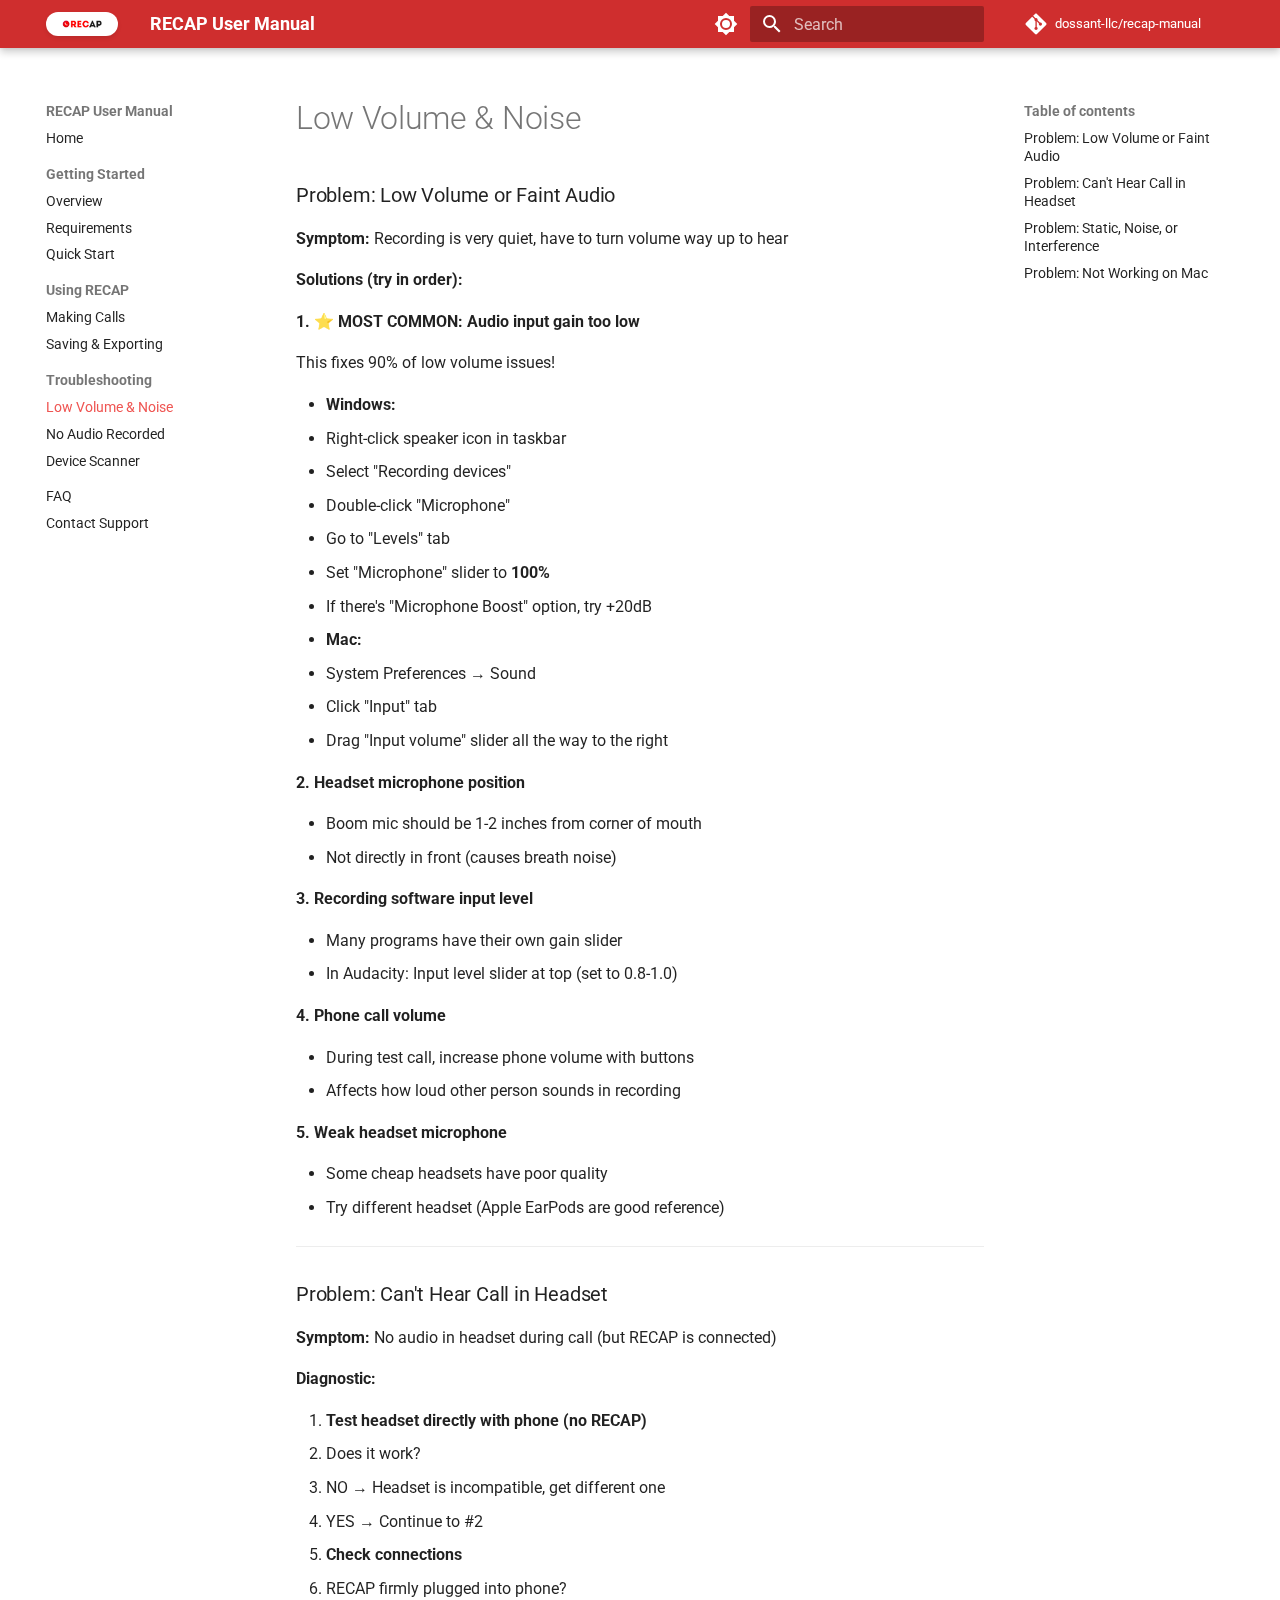
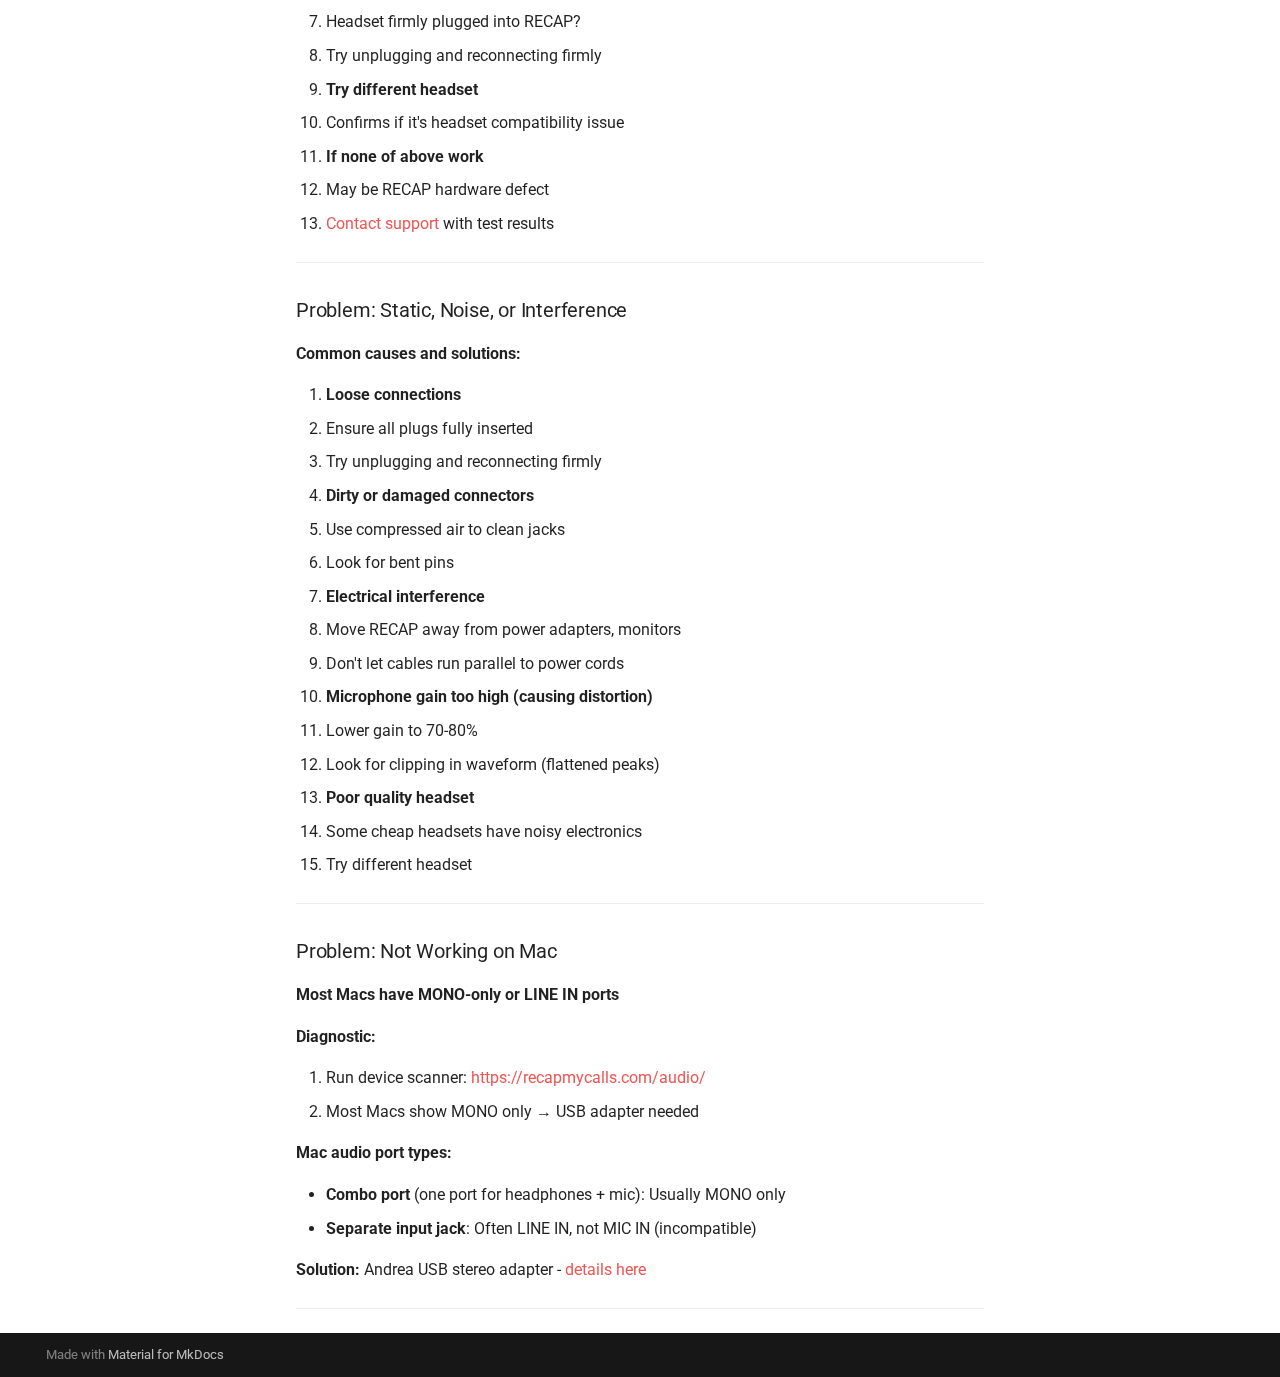
<file: troubleshooting/low-volume-noise/index.html>
<!doctype html>
<html lang="en" class="no-js">
  <head>
    
      <meta charset="utf-8">
      <meta name="viewport" content="width=device-width,initial-scale=1">
      
      
      
        <link rel="canonical" href="https://dossant-llc.github.io/recap-manual/troubleshooting/low-volume-noise/">
      
      
        <link rel="prev" href="../../using-recap/saving-exporting/">
      
      
        <link rel="next" href="../no-audio/">
      
      
        
      
      
      <link rel="icon" href="../../assets/images/favicon.png">
      <meta name="generator" content="mkdocs-1.6.1, mkdocs-material-9.7.1">
    
    
      
        <title>Low Volume & Noise - RECAP User Manual</title>
      
    
    
      <link rel="stylesheet" href="../../assets/stylesheets/main.484c7ddc.min.css">
      
        
        <link rel="stylesheet" href="../../assets/stylesheets/palette.ab4e12ef.min.css">
      
      


    
    
      
    
    
      
        
        
        <link rel="preconnect" href="https://fonts.gstatic.com" crossorigin>
        <link rel="stylesheet" href="https://fonts.googleapis.com/css?family=Roboto:300,300i,400,400i,700,700i%7CRoboto+Mono:400,400i,700,700i&display=fallback">
        <style>:root{--md-text-font:"Roboto";--md-code-font:"Roboto Mono"}</style>
      
    
    
      <link rel="stylesheet" href="../../stylesheets/extra.css">
    
    <script>__md_scope=new URL("../..",location),__md_hash=e=>[...e].reduce(((e,_)=>(e<<5)-e+_.charCodeAt(0)),0),__md_get=(e,_=localStorage,t=__md_scope)=>JSON.parse(_.getItem(t.pathname+"."+e)),__md_set=(e,_,t=localStorage,a=__md_scope)=>{try{t.setItem(a.pathname+"."+e,JSON.stringify(_))}catch(e){}}</script>
    
      

    
    
  </head>
  
  
    
    
      
    
    
    
    
    <body dir="ltr" data-md-color-scheme="default" data-md-color-primary="red" data-md-color-accent="red">
  
    
    <input class="md-toggle" data-md-toggle="drawer" type="checkbox" id="__drawer" autocomplete="off">
    <input class="md-toggle" data-md-toggle="search" type="checkbox" id="__search" autocomplete="off">
    <label class="md-overlay" for="__drawer"></label>
    <div data-md-component="skip">
      
        
        <a href="#problem-low-volume-or-faint-audio" class="md-skip">
          Skip to content
        </a>
      
    </div>
    <div data-md-component="announce">
      
    </div>
    
    
      

  

<header class="md-header md-header--shadow" data-md-component="header">
  <nav class="md-header__inner md-grid" aria-label="Header">
    <a href="../.." title="RECAP User Manual" class="md-header__button md-logo" aria-label="RECAP User Manual" data-md-component="logo">
      
  <img src="../../assets/images/recap-logo.png" alt="logo">

    </a>
    <label class="md-header__button md-icon" for="__drawer">
      
      <svg xmlns="http://www.w3.org/2000/svg" viewBox="0 0 24 24"><path d="M3 6h18v2H3zm0 5h18v2H3zm0 5h18v2H3z"/></svg>
    </label>
    <div class="md-header__title" data-md-component="header-title">
      <div class="md-header__ellipsis">
        <div class="md-header__topic">
          <span class="md-ellipsis">
            RECAP User Manual
          </span>
        </div>
        <div class="md-header__topic" data-md-component="header-topic">
          <span class="md-ellipsis">
            
              Low Volume & Noise
            
          </span>
        </div>
      </div>
    </div>
    
      
        <form class="md-header__option" data-md-component="palette">
  
    
    
    
    <input class="md-option" data-md-color-media="(prefers-color-scheme: light)" data-md-color-scheme="default" data-md-color-primary="red" data-md-color-accent="red"  aria-label="Switch to dark mode"  type="radio" name="__palette" id="__palette_0">
    
      <label class="md-header__button md-icon" title="Switch to dark mode" for="__palette_1" hidden>
        <svg xmlns="http://www.w3.org/2000/svg" viewBox="0 0 24 24"><path d="M12 8a4 4 0 0 0-4 4 4 4 0 0 0 4 4 4 4 0 0 0 4-4 4 4 0 0 0-4-4m0 10a6 6 0 0 1-6-6 6 6 0 0 1 6-6 6 6 0 0 1 6 6 6 6 0 0 1-6 6m8-9.31V4h-4.69L12 .69 8.69 4H4v4.69L.69 12 4 15.31V20h4.69L12 23.31 15.31 20H20v-4.69L23.31 12z"/></svg>
      </label>
    
  
    
    
    
    <input class="md-option" data-md-color-media="(prefers-color-scheme: dark)" data-md-color-scheme="slate" data-md-color-primary="red" data-md-color-accent="red"  aria-label="Switch to light mode"  type="radio" name="__palette" id="__palette_1">
    
      <label class="md-header__button md-icon" title="Switch to light mode" for="__palette_0" hidden>
        <svg xmlns="http://www.w3.org/2000/svg" viewBox="0 0 24 24"><path d="M12 18c-.89 0-1.74-.2-2.5-.55C11.56 16.5 13 14.42 13 12s-1.44-4.5-3.5-5.45C10.26 6.2 11.11 6 12 6a6 6 0 0 1 6 6 6 6 0 0 1-6 6m8-9.31V4h-4.69L12 .69 8.69 4H4v4.69L.69 12 4 15.31V20h4.69L12 23.31 15.31 20H20v-4.69L23.31 12z"/></svg>
      </label>
    
  
</form>
      
    
    
      <script>var palette=__md_get("__palette");if(palette&&palette.color){if("(prefers-color-scheme)"===palette.color.media){var media=matchMedia("(prefers-color-scheme: light)"),input=document.querySelector(media.matches?"[data-md-color-media='(prefers-color-scheme: light)']":"[data-md-color-media='(prefers-color-scheme: dark)']");palette.color.media=input.getAttribute("data-md-color-media"),palette.color.scheme=input.getAttribute("data-md-color-scheme"),palette.color.primary=input.getAttribute("data-md-color-primary"),palette.color.accent=input.getAttribute("data-md-color-accent")}for(var[key,value]of Object.entries(palette.color))document.body.setAttribute("data-md-color-"+key,value)}</script>
    
    
    
      
      
        <label class="md-header__button md-icon" for="__search">
          
          <svg xmlns="http://www.w3.org/2000/svg" viewBox="0 0 24 24"><path d="M9.5 3A6.5 6.5 0 0 1 16 9.5c0 1.61-.59 3.09-1.56 4.23l.27.27h.79l5 5-1.5 1.5-5-5v-.79l-.27-.27A6.52 6.52 0 0 1 9.5 16 6.5 6.5 0 0 1 3 9.5 6.5 6.5 0 0 1 9.5 3m0 2C7 5 5 7 5 9.5S7 14 9.5 14 14 12 14 9.5 12 5 9.5 5"/></svg>
        </label>
        <div class="md-search" data-md-component="search" role="dialog">
  <label class="md-search__overlay" for="__search"></label>
  <div class="md-search__inner" role="search">
    <form class="md-search__form" name="search">
      <input type="text" class="md-search__input" name="query" aria-label="Search" placeholder="Search" autocapitalize="off" autocorrect="off" autocomplete="off" spellcheck="false" data-md-component="search-query" required>
      <label class="md-search__icon md-icon" for="__search">
        
        <svg xmlns="http://www.w3.org/2000/svg" viewBox="0 0 24 24"><path d="M9.5 3A6.5 6.5 0 0 1 16 9.5c0 1.61-.59 3.09-1.56 4.23l.27.27h.79l5 5-1.5 1.5-5-5v-.79l-.27-.27A6.52 6.52 0 0 1 9.5 16 6.5 6.5 0 0 1 3 9.5 6.5 6.5 0 0 1 9.5 3m0 2C7 5 5 7 5 9.5S7 14 9.5 14 14 12 14 9.5 12 5 9.5 5"/></svg>
        
        <svg xmlns="http://www.w3.org/2000/svg" viewBox="0 0 24 24"><path d="M20 11v2H8l5.5 5.5-1.42 1.42L4.16 12l7.92-7.92L13.5 5.5 8 11z"/></svg>
      </label>
      <nav class="md-search__options" aria-label="Search">
        
        <button type="reset" class="md-search__icon md-icon" title="Clear" aria-label="Clear" tabindex="-1">
          
          <svg xmlns="http://www.w3.org/2000/svg" viewBox="0 0 24 24"><path d="M19 6.41 17.59 5 12 10.59 6.41 5 5 6.41 10.59 12 5 17.59 6.41 19 12 13.41 17.59 19 19 17.59 13.41 12z"/></svg>
        </button>
      </nav>
      
        <div class="md-search__suggest" data-md-component="search-suggest"></div>
      
    </form>
    <div class="md-search__output">
      <div class="md-search__scrollwrap" tabindex="0" data-md-scrollfix>
        <div class="md-search-result" data-md-component="search-result">
          <div class="md-search-result__meta">
            Initializing search
          </div>
          <ol class="md-search-result__list" role="presentation"></ol>
        </div>
      </div>
    </div>
  </div>
</div>
      
    
    
      <div class="md-header__source">
        <a href="https://github.com/dossant-llc/recap-manual" title="Go to repository" class="md-source" data-md-component="source">
  <div class="md-source__icon md-icon">
    
    <svg xmlns="http://www.w3.org/2000/svg" viewBox="0 0 448 512"><!--! Font Awesome Free 7.1.0 by @fontawesome - https://fontawesome.com License - https://fontawesome.com/license/free (Icons: CC BY 4.0, Fonts: SIL OFL 1.1, Code: MIT License) Copyright 2025 Fonticons, Inc.--><path d="M439.6 236.1 244 40.5c-5.4-5.5-12.8-8.5-20.4-8.5s-15 3-20.4 8.4L162.5 81l51.5 51.5c27.1-9.1 52.7 16.8 43.4 43.7l49.7 49.7c34.2-11.8 61.2 31 35.5 56.7-26.5 26.5-70.2-2.9-56-37.3L240.3 199v121.9c25.3 12.5 22.3 41.8 9.1 55-6.4 6.4-15.2 10.1-24.3 10.1s-17.8-3.6-24.3-10.1c-17.6-17.6-11.1-46.9 11.2-56v-123c-20.8-8.5-24.6-30.7-18.6-45L142.6 101 8.5 235.1C3 240.6 0 247.9 0 255.5s3 15 8.5 20.4l195.6 195.7c5.4 5.4 12.7 8.4 20.4 8.4s15-3 20.4-8.4l194.7-194.7c5.4-5.4 8.4-12.8 8.4-20.4s-3-15-8.4-20.4"/></svg>
  </div>
  <div class="md-source__repository">
    dossant-llc/recap-manual
  </div>
</a>
      </div>
    
  </nav>
  
</header>
    
    <div class="md-container" data-md-component="container">
      
      
        
          
        
      
      <main class="md-main" data-md-component="main">
        <div class="md-main__inner md-grid">
          
            
              
              <div class="md-sidebar md-sidebar--primary" data-md-component="sidebar" data-md-type="navigation" >
                <div class="md-sidebar__scrollwrap">
                  <div class="md-sidebar__inner">
                    



<nav class="md-nav md-nav--primary" aria-label="Navigation" data-md-level="0">
  <label class="md-nav__title" for="__drawer">
    <a href="../.." title="RECAP User Manual" class="md-nav__button md-logo" aria-label="RECAP User Manual" data-md-component="logo">
      
  <img src="../../assets/images/recap-logo.png" alt="logo">

    </a>
    RECAP User Manual
  </label>
  
    <div class="md-nav__source">
      <a href="https://github.com/dossant-llc/recap-manual" title="Go to repository" class="md-source" data-md-component="source">
  <div class="md-source__icon md-icon">
    
    <svg xmlns="http://www.w3.org/2000/svg" viewBox="0 0 448 512"><!--! Font Awesome Free 7.1.0 by @fontawesome - https://fontawesome.com License - https://fontawesome.com/license/free (Icons: CC BY 4.0, Fonts: SIL OFL 1.1, Code: MIT License) Copyright 2025 Fonticons, Inc.--><path d="M439.6 236.1 244 40.5c-5.4-5.5-12.8-8.5-20.4-8.5s-15 3-20.4 8.4L162.5 81l51.5 51.5c27.1-9.1 52.7 16.8 43.4 43.7l49.7 49.7c34.2-11.8 61.2 31 35.5 56.7-26.5 26.5-70.2-2.9-56-37.3L240.3 199v121.9c25.3 12.5 22.3 41.8 9.1 55-6.4 6.4-15.2 10.1-24.3 10.1s-17.8-3.6-24.3-10.1c-17.6-17.6-11.1-46.9 11.2-56v-123c-20.8-8.5-24.6-30.7-18.6-45L142.6 101 8.5 235.1C3 240.6 0 247.9 0 255.5s3 15 8.5 20.4l195.6 195.7c5.4 5.4 12.7 8.4 20.4 8.4s15-3 20.4-8.4l194.7-194.7c5.4-5.4 8.4-12.8 8.4-20.4s-3-15-8.4-20.4"/></svg>
  </div>
  <div class="md-source__repository">
    dossant-llc/recap-manual
  </div>
</a>
    </div>
  
  <ul class="md-nav__list" data-md-scrollfix>
    
      
      
  
  
  
  
    <li class="md-nav__item">
      <a href="../.." class="md-nav__link">
        
  
  
  <span class="md-ellipsis">
    
  
    Home
  

    
  </span>
  
  

      </a>
    </li>
  

    
      
      
  
  
  
  
    
    
    
    
      
        
        
      
    
    
    <li class="md-nav__item md-nav__item--section md-nav__item--nested">
      
        
        
          
        
        <input class="md-nav__toggle md-toggle md-toggle--indeterminate" type="checkbox" id="__nav_2" >
        
          
          <label class="md-nav__link" for="__nav_2" id="__nav_2_label" tabindex="">
            
  
  
  <span class="md-ellipsis">
    
  
    Getting Started
  

    
  </span>
  
  

            <span class="md-nav__icon md-icon"></span>
          </label>
        
        <nav class="md-nav" data-md-level="1" aria-labelledby="__nav_2_label" aria-expanded="false">
          <label class="md-nav__title" for="__nav_2">
            <span class="md-nav__icon md-icon"></span>
            
  
    Getting Started
  

          </label>
          <ul class="md-nav__list" data-md-scrollfix>
            
              
                
  
  
  
  
    <li class="md-nav__item">
      <a href="../../getting-started/overview/" class="md-nav__link">
        
  
  
  <span class="md-ellipsis">
    
  
    Overview
  

    
  </span>
  
  

      </a>
    </li>
  

              
            
              
                
  
  
  
  
    <li class="md-nav__item">
      <a href="../../getting-started/requirements/" class="md-nav__link">
        
  
  
  <span class="md-ellipsis">
    
  
    Requirements
  

    
  </span>
  
  

      </a>
    </li>
  

              
            
              
                
  
  
  
  
    <li class="md-nav__item">
      <a href="../../getting-started/quick-start/" class="md-nav__link">
        
  
  
  <span class="md-ellipsis">
    
  
    Quick Start
  

    
  </span>
  
  

      </a>
    </li>
  

              
            
          </ul>
        </nav>
      
    </li>
  

    
      
      
  
  
  
  
    
    
    
    
      
        
        
      
    
    
    <li class="md-nav__item md-nav__item--section md-nav__item--nested">
      
        
        
          
        
        <input class="md-nav__toggle md-toggle md-toggle--indeterminate" type="checkbox" id="__nav_3" >
        
          
          <label class="md-nav__link" for="__nav_3" id="__nav_3_label" tabindex="">
            
  
  
  <span class="md-ellipsis">
    
  
    Using RECAP
  

    
  </span>
  
  

            <span class="md-nav__icon md-icon"></span>
          </label>
        
        <nav class="md-nav" data-md-level="1" aria-labelledby="__nav_3_label" aria-expanded="false">
          <label class="md-nav__title" for="__nav_3">
            <span class="md-nav__icon md-icon"></span>
            
  
    Using RECAP
  

          </label>
          <ul class="md-nav__list" data-md-scrollfix>
            
              
                
  
  
  
  
    <li class="md-nav__item">
      <a href="../../using-recap/making-calls/" class="md-nav__link">
        
  
  
  <span class="md-ellipsis">
    
  
    Making Calls
  

    
  </span>
  
  

      </a>
    </li>
  

              
            
              
                
  
  
  
  
    <li class="md-nav__item">
      <a href="../../using-recap/saving-exporting/" class="md-nav__link">
        
  
  
  <span class="md-ellipsis">
    
  
    Saving & Exporting
  

    
  </span>
  
  

      </a>
    </li>
  

              
            
          </ul>
        </nav>
      
    </li>
  

    
      
      
  
  
    
  
  
  
    
    
    
    
      
        
        
      
    
    
    <li class="md-nav__item md-nav__item--active md-nav__item--section md-nav__item--nested">
      
        
        
        <input class="md-nav__toggle md-toggle " type="checkbox" id="__nav_4" checked>
        
          
          <label class="md-nav__link" for="__nav_4" id="__nav_4_label" tabindex="">
            
  
  
  <span class="md-ellipsis">
    
  
    Troubleshooting
  

    
  </span>
  
  

            <span class="md-nav__icon md-icon"></span>
          </label>
        
        <nav class="md-nav" data-md-level="1" aria-labelledby="__nav_4_label" aria-expanded="true">
          <label class="md-nav__title" for="__nav_4">
            <span class="md-nav__icon md-icon"></span>
            
  
    Troubleshooting
  

          </label>
          <ul class="md-nav__list" data-md-scrollfix>
            
              
                
  
  
    
  
  
  
    <li class="md-nav__item md-nav__item--active">
      
      <input class="md-nav__toggle md-toggle" type="checkbox" id="__toc">
      
      
      
        <label class="md-nav__link md-nav__link--active" for="__toc">
          
  
  
  <span class="md-ellipsis">
    
  
    Low Volume & Noise
  

    
  </span>
  
  

          <span class="md-nav__icon md-icon"></span>
        </label>
      
      <a href="./" class="md-nav__link md-nav__link--active">
        
  
  
  <span class="md-ellipsis">
    
  
    Low Volume & Noise
  

    
  </span>
  
  

      </a>
      
        

<nav class="md-nav md-nav--secondary" aria-label="Table of contents">
  
  
  
  
    <label class="md-nav__title" for="__toc">
      <span class="md-nav__icon md-icon"></span>
      Table of contents
    </label>
    <ul class="md-nav__list" data-md-component="toc" data-md-scrollfix>
      
        <li class="md-nav__item">
  <a href="#problem-low-volume-or-faint-audio" class="md-nav__link">
    <span class="md-ellipsis">
      
        Problem: Low Volume or Faint Audio
      
    </span>
  </a>
  
</li>
      
        <li class="md-nav__item">
  <a href="#problem-cant-hear-call-in-headset" class="md-nav__link">
    <span class="md-ellipsis">
      
        Problem: Can't Hear Call in Headset
      
    </span>
  </a>
  
</li>
      
        <li class="md-nav__item">
  <a href="#problem-static-noise-or-interference" class="md-nav__link">
    <span class="md-ellipsis">
      
        Problem: Static, Noise, or Interference
      
    </span>
  </a>
  
</li>
      
        <li class="md-nav__item">
  <a href="#problem-not-working-on-mac" class="md-nav__link">
    <span class="md-ellipsis">
      
        Problem: Not Working on Mac
      
    </span>
  </a>
  
</li>
      
    </ul>
  
</nav>
      
    </li>
  

              
            
              
                
  
  
  
  
    <li class="md-nav__item">
      <a href="../no-audio/" class="md-nav__link">
        
  
  
  <span class="md-ellipsis">
    
  
    No Audio Recorded
  

    
  </span>
  
  

      </a>
    </li>
  

              
            
              
                
  
  
  
  
    <li class="md-nav__item">
      <a href="../device-scanner/" class="md-nav__link">
        
  
  
  <span class="md-ellipsis">
    
  
    Device Scanner
  

    
  </span>
  
  

      </a>
    </li>
  

              
            
          </ul>
        </nav>
      
    </li>
  

    
      
      
  
  
  
  
    <li class="md-nav__item">
      <a href="../../faq/" class="md-nav__link">
        
  
  
  <span class="md-ellipsis">
    
  
    FAQ
  

    
  </span>
  
  

      </a>
    </li>
  

    
      
      
  
  
  
  
    <li class="md-nav__item">
      <a href="../../support/" class="md-nav__link">
        
  
  
  <span class="md-ellipsis">
    
  
    Contact Support
  

    
  </span>
  
  

      </a>
    </li>
  

    
  </ul>
</nav>
                  </div>
                </div>
              </div>
            
            
              
              <div class="md-sidebar md-sidebar--secondary" data-md-component="sidebar" data-md-type="toc" >
                <div class="md-sidebar__scrollwrap">
                  <div class="md-sidebar__inner">
                    

<nav class="md-nav md-nav--secondary" aria-label="Table of contents">
  
  
  
  
    <label class="md-nav__title" for="__toc">
      <span class="md-nav__icon md-icon"></span>
      Table of contents
    </label>
    <ul class="md-nav__list" data-md-component="toc" data-md-scrollfix>
      
        <li class="md-nav__item">
  <a href="#problem-low-volume-or-faint-audio" class="md-nav__link">
    <span class="md-ellipsis">
      
        Problem: Low Volume or Faint Audio
      
    </span>
  </a>
  
</li>
      
        <li class="md-nav__item">
  <a href="#problem-cant-hear-call-in-headset" class="md-nav__link">
    <span class="md-ellipsis">
      
        Problem: Can't Hear Call in Headset
      
    </span>
  </a>
  
</li>
      
        <li class="md-nav__item">
  <a href="#problem-static-noise-or-interference" class="md-nav__link">
    <span class="md-ellipsis">
      
        Problem: Static, Noise, or Interference
      
    </span>
  </a>
  
</li>
      
        <li class="md-nav__item">
  <a href="#problem-not-working-on-mac" class="md-nav__link">
    <span class="md-ellipsis">
      
        Problem: Not Working on Mac
      
    </span>
  </a>
  
</li>
      
    </ul>
  
</nav>
                  </div>
                </div>
              </div>
            
          
          
            <div class="md-content" data-md-component="content">
              
              <article class="md-content__inner md-typeset">
                
                  


  
  


  <h1>Low Volume & Noise</h1>

<h3 id="problem-low-volume-or-faint-audio">Problem: Low Volume or Faint Audio</h3>
<p><strong>Symptom:</strong> Recording is very quiet, have to turn volume way up to hear</p>
<p><strong>Solutions (try in order):</strong></p>
<p><strong>1. ⭐ MOST COMMON: Audio input gain too low</strong></p>
<p>This fixes 90% of low volume issues!</p>
<ul>
<li><strong>Windows:</strong></li>
<li>Right-click speaker icon in taskbar</li>
<li>Select "Recording devices"</li>
<li>Double-click "Microphone"</li>
<li>Go to "Levels" tab</li>
<li>Set "Microphone" slider to <strong>100%</strong></li>
<li>
<p>If there's "Microphone Boost" option, try +20dB</p>
</li>
<li>
<p><strong>Mac:</strong></p>
</li>
<li>System Preferences → Sound</li>
<li>Click "Input" tab</li>
<li>Drag "Input volume" slider all the way to the right</li>
</ul>
<p><strong>2. Headset microphone position</strong></p>
<ul>
<li>Boom mic should be 1-2 inches from corner of mouth</li>
<li>Not directly in front (causes breath noise)</li>
</ul>
<p><strong>3. Recording software input level</strong></p>
<ul>
<li>Many programs have their own gain slider</li>
<li>In Audacity: Input level slider at top (set to 0.8-1.0)</li>
</ul>
<p><strong>4. Phone call volume</strong></p>
<ul>
<li>During test call, increase phone volume with buttons</li>
<li>Affects how loud other person sounds in recording</li>
</ul>
<p><strong>5. Weak headset microphone</strong></p>
<ul>
<li>Some cheap headsets have poor quality</li>
<li>Try different headset (Apple EarPods are good reference)</li>
</ul>
<hr />
<h3 id="problem-cant-hear-call-in-headset">Problem: Can't Hear Call in Headset</h3>
<p><strong>Symptom:</strong> No audio in headset during call (but RECAP is connected)</p>
<p><strong>Diagnostic:</strong></p>
<ol>
<li><strong>Test headset directly with phone (no RECAP)</strong></li>
<li>Does it work?</li>
<li>NO → Headset is incompatible, get different one</li>
<li>
<p>YES → Continue to #2</p>
</li>
<li>
<p><strong>Check connections</strong></p>
</li>
<li>RECAP firmly plugged into phone?</li>
<li>Headset firmly plugged into RECAP?</li>
<li>
<p>Try unplugging and reconnecting firmly</p>
</li>
<li>
<p><strong>Try different headset</strong></p>
</li>
<li>
<p>Confirms if it's headset compatibility issue</p>
</li>
<li>
<p><strong>If none of above work</strong></p>
</li>
<li>May be RECAP hardware defect</li>
<li><a href="../../support/">Contact support</a> with test results</li>
</ol>
<hr />
<h3 id="problem-static-noise-or-interference">Problem: Static, Noise, or Interference</h3>
<p><strong>Common causes and solutions:</strong></p>
<ol>
<li><strong>Loose connections</strong></li>
<li>Ensure all plugs fully inserted</li>
<li>
<p>Try unplugging and reconnecting firmly</p>
</li>
<li>
<p><strong>Dirty or damaged connectors</strong></p>
</li>
<li>Use compressed air to clean jacks</li>
<li>
<p>Look for bent pins</p>
</li>
<li>
<p><strong>Electrical interference</strong></p>
</li>
<li>Move RECAP away from power adapters, monitors</li>
<li>
<p>Don't let cables run parallel to power cords</p>
</li>
<li>
<p><strong>Microphone gain too high (causing distortion)</strong></p>
</li>
<li>Lower gain to 70-80%</li>
<li>
<p>Look for clipping in waveform (flattened peaks)</p>
</li>
<li>
<p><strong>Poor quality headset</strong></p>
</li>
<li>Some cheap headsets have noisy electronics</li>
<li>Try different headset</li>
</ol>
<hr />
<h3 id="problem-not-working-on-mac">Problem: Not Working on Mac</h3>
<p><strong>Most Macs have MONO-only or LINE IN ports</strong></p>
<p><strong>Diagnostic:</strong></p>
<ol>
<li>Run device scanner: <a href="https://recapmycalls.com/audio/">https://recapmycalls.com/audio/</a></li>
<li>Most Macs show MONO only → USB adapter needed</li>
</ol>
<p><strong>Mac audio port types:</strong></p>
<ul>
<li><strong>Combo port</strong> (one port for headphones + mic): Usually MONO only</li>
<li><strong>Separate input jack</strong>: Often LINE IN, not MIC IN (incompatible)</li>
</ul>
<p><strong>Solution:</strong> Andrea USB stereo adapter - <a href="../device-scanner/">details here</a></p>
<hr />












                
              </article>
            </div>
          
          
<script>var target=document.getElementById(location.hash.slice(1));target&&target.name&&(target.checked=target.name.startsWith("__tabbed_"))</script>
        </div>
        
      </main>
      
        <footer class="md-footer">
  
  <div class="md-footer-meta md-typeset">
    <div class="md-footer-meta__inner md-grid">
      <div class="md-copyright">
  
  
    Made with
    <a href="https://squidfunk.github.io/mkdocs-material/" target="_blank" rel="noopener">
      Material for MkDocs
    </a>
  
</div>
      
    </div>
  </div>
</footer>
      
    </div>
    <div class="md-dialog" data-md-component="dialog">
      <div class="md-dialog__inner md-typeset"></div>
    </div>
    
    
    
      
      
      <script id="__config" type="application/json">{"annotate": null, "base": "../..", "features": ["navigation.instant", "navigation.sections", "navigation.expand", "search.highlight", "search.suggest"], "search": "../../assets/javascripts/workers/search.2c215733.min.js", "tags": null, "translations": {"clipboard.copied": "Copied to clipboard", "clipboard.copy": "Copy to clipboard", "search.result.more.one": "1 more on this page", "search.result.more.other": "# more on this page", "search.result.none": "No matching documents", "search.result.one": "1 matching document", "search.result.other": "# matching documents", "search.result.placeholder": "Type to start searching", "search.result.term.missing": "Missing", "select.version": "Select version"}, "version": null}</script>
    
    
      <script src="../../assets/javascripts/bundle.79ae519e.min.js"></script>
      
    
  </body>
</html>
</file>
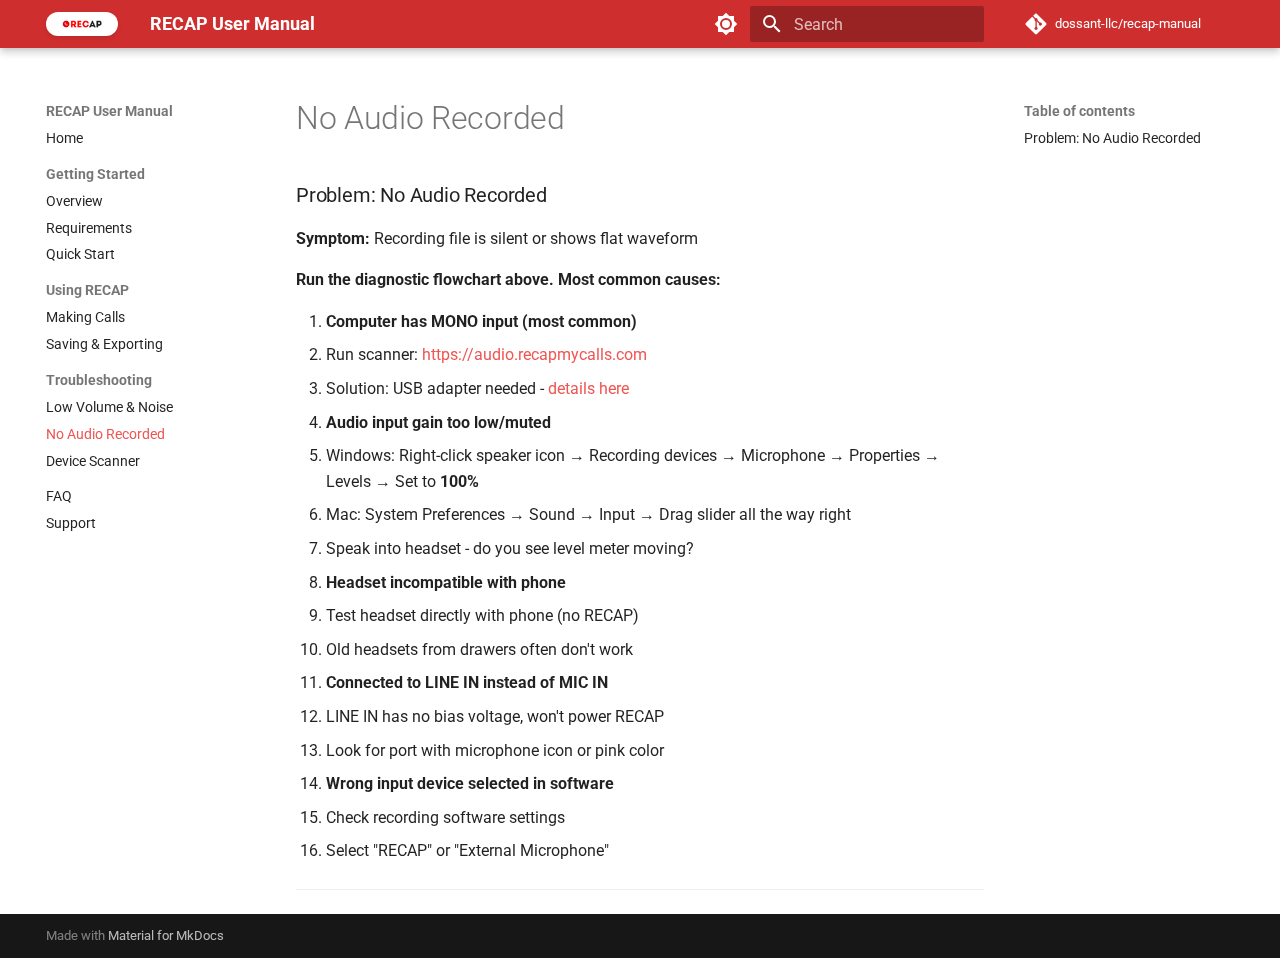
<file: troubleshooting/no-audio/index.html>
<!doctype html>
<html lang="en" class="no-js">
  <head>
    
      <meta charset="utf-8">
      <meta name="viewport" content="width=device-width,initial-scale=1">
      
      
      
        <link rel="canonical" href="https://dossant-llc.github.io/recap-manual/troubleshooting/no-audio/">
      
      
        <link rel="prev" href="../low-volume-noise/">
      
      
        <link rel="next" href="../device-scanner/">
      
      
        
      
      
      <link rel="icon" href="../../assets/images/favicon.png">
      <meta name="generator" content="mkdocs-1.6.1, mkdocs-material-9.7.0">
    
    
      
        <title>No Audio Recorded - RECAP User Manual</title>
      
    
    
      <link rel="stylesheet" href="../../assets/stylesheets/main.618322db.min.css">
      
        
        <link rel="stylesheet" href="../../assets/stylesheets/palette.ab4e12ef.min.css">
      
      


    
    
      
    
    
      
        
        
        <link rel="preconnect" href="https://fonts.gstatic.com" crossorigin>
        <link rel="stylesheet" href="https://fonts.googleapis.com/css?family=Roboto:300,300i,400,400i,700,700i%7CRoboto+Mono:400,400i,700,700i&display=fallback">
        <style>:root{--md-text-font:"Roboto";--md-code-font:"Roboto Mono"}</style>
      
    
    
      <link rel="stylesheet" href="../../stylesheets/extra.css">
    
    <script>__md_scope=new URL("../..",location),__md_hash=e=>[...e].reduce(((e,_)=>(e<<5)-e+_.charCodeAt(0)),0),__md_get=(e,_=localStorage,t=__md_scope)=>JSON.parse(_.getItem(t.pathname+"."+e)),__md_set=(e,_,t=localStorage,a=__md_scope)=>{try{t.setItem(a.pathname+"."+e,JSON.stringify(_))}catch(e){}}</script>
    
      

    
    
  </head>
  
  
    
    
      
    
    
    
    
    <body dir="ltr" data-md-color-scheme="default" data-md-color-primary="red" data-md-color-accent="red">
  
    
    <input class="md-toggle" data-md-toggle="drawer" type="checkbox" id="__drawer" autocomplete="off">
    <input class="md-toggle" data-md-toggle="search" type="checkbox" id="__search" autocomplete="off">
    <label class="md-overlay" for="__drawer"></label>
    <div data-md-component="skip">
      
        
        <a href="#problem-no-audio-recorded" class="md-skip">
          Skip to content
        </a>
      
    </div>
    <div data-md-component="announce">
      
    </div>
    
    
      

  

<header class="md-header md-header--shadow" data-md-component="header">
  <nav class="md-header__inner md-grid" aria-label="Header">
    <a href="../.." title="RECAP User Manual" class="md-header__button md-logo" aria-label="RECAP User Manual" data-md-component="logo">
      
  <img src="../../assets/images/recap-logo.png" alt="logo">

    </a>
    <label class="md-header__button md-icon" for="__drawer">
      
      <svg xmlns="http://www.w3.org/2000/svg" viewBox="0 0 24 24"><path d="M3 6h18v2H3zm0 5h18v2H3zm0 5h18v2H3z"/></svg>
    </label>
    <div class="md-header__title" data-md-component="header-title">
      <div class="md-header__ellipsis">
        <div class="md-header__topic">
          <span class="md-ellipsis">
            RECAP User Manual
          </span>
        </div>
        <div class="md-header__topic" data-md-component="header-topic">
          <span class="md-ellipsis">
            
              No Audio Recorded
            
          </span>
        </div>
      </div>
    </div>
    
      
        <form class="md-header__option" data-md-component="palette">
  
    
    
    
    <input class="md-option" data-md-color-media="(prefers-color-scheme: light)" data-md-color-scheme="default" data-md-color-primary="red" data-md-color-accent="red"  aria-label="Switch to dark mode"  type="radio" name="__palette" id="__palette_0">
    
      <label class="md-header__button md-icon" title="Switch to dark mode" for="__palette_1" hidden>
        <svg xmlns="http://www.w3.org/2000/svg" viewBox="0 0 24 24"><path d="M12 8a4 4 0 0 0-4 4 4 4 0 0 0 4 4 4 4 0 0 0 4-4 4 4 0 0 0-4-4m0 10a6 6 0 0 1-6-6 6 6 0 0 1 6-6 6 6 0 0 1 6 6 6 6 0 0 1-6 6m8-9.31V4h-4.69L12 .69 8.69 4H4v4.69L.69 12 4 15.31V20h4.69L12 23.31 15.31 20H20v-4.69L23.31 12z"/></svg>
      </label>
    
  
    
    
    
    <input class="md-option" data-md-color-media="(prefers-color-scheme: dark)" data-md-color-scheme="slate" data-md-color-primary="red" data-md-color-accent="red"  aria-label="Switch to light mode"  type="radio" name="__palette" id="__palette_1">
    
      <label class="md-header__button md-icon" title="Switch to light mode" for="__palette_0" hidden>
        <svg xmlns="http://www.w3.org/2000/svg" viewBox="0 0 24 24"><path d="M12 18c-.89 0-1.74-.2-2.5-.55C11.56 16.5 13 14.42 13 12s-1.44-4.5-3.5-5.45C10.26 6.2 11.11 6 12 6a6 6 0 0 1 6 6 6 6 0 0 1-6 6m8-9.31V4h-4.69L12 .69 8.69 4H4v4.69L.69 12 4 15.31V20h4.69L12 23.31 15.31 20H20v-4.69L23.31 12z"/></svg>
      </label>
    
  
</form>
      
    
    
      <script>var palette=__md_get("__palette");if(palette&&palette.color){if("(prefers-color-scheme)"===palette.color.media){var media=matchMedia("(prefers-color-scheme: light)"),input=document.querySelector(media.matches?"[data-md-color-media='(prefers-color-scheme: light)']":"[data-md-color-media='(prefers-color-scheme: dark)']");palette.color.media=input.getAttribute("data-md-color-media"),palette.color.scheme=input.getAttribute("data-md-color-scheme"),palette.color.primary=input.getAttribute("data-md-color-primary"),palette.color.accent=input.getAttribute("data-md-color-accent")}for(var[key,value]of Object.entries(palette.color))document.body.setAttribute("data-md-color-"+key,value)}</script>
    
    
    
      
      
        <label class="md-header__button md-icon" for="__search">
          
          <svg xmlns="http://www.w3.org/2000/svg" viewBox="0 0 24 24"><path d="M9.5 3A6.5 6.5 0 0 1 16 9.5c0 1.61-.59 3.09-1.56 4.23l.27.27h.79l5 5-1.5 1.5-5-5v-.79l-.27-.27A6.52 6.52 0 0 1 9.5 16 6.5 6.5 0 0 1 3 9.5 6.5 6.5 0 0 1 9.5 3m0 2C7 5 5 7 5 9.5S7 14 9.5 14 14 12 14 9.5 12 5 9.5 5"/></svg>
        </label>
        <div class="md-search" data-md-component="search" role="dialog">
  <label class="md-search__overlay" for="__search"></label>
  <div class="md-search__inner" role="search">
    <form class="md-search__form" name="search">
      <input type="text" class="md-search__input" name="query" aria-label="Search" placeholder="Search" autocapitalize="off" autocorrect="off" autocomplete="off" spellcheck="false" data-md-component="search-query" required>
      <label class="md-search__icon md-icon" for="__search">
        
        <svg xmlns="http://www.w3.org/2000/svg" viewBox="0 0 24 24"><path d="M9.5 3A6.5 6.5 0 0 1 16 9.5c0 1.61-.59 3.09-1.56 4.23l.27.27h.79l5 5-1.5 1.5-5-5v-.79l-.27-.27A6.52 6.52 0 0 1 9.5 16 6.5 6.5 0 0 1 3 9.5 6.5 6.5 0 0 1 9.5 3m0 2C7 5 5 7 5 9.5S7 14 9.5 14 14 12 14 9.5 12 5 9.5 5"/></svg>
        
        <svg xmlns="http://www.w3.org/2000/svg" viewBox="0 0 24 24"><path d="M20 11v2H8l5.5 5.5-1.42 1.42L4.16 12l7.92-7.92L13.5 5.5 8 11z"/></svg>
      </label>
      <nav class="md-search__options" aria-label="Search">
        
        <button type="reset" class="md-search__icon md-icon" title="Clear" aria-label="Clear" tabindex="-1">
          
          <svg xmlns="http://www.w3.org/2000/svg" viewBox="0 0 24 24"><path d="M19 6.41 17.59 5 12 10.59 6.41 5 5 6.41 10.59 12 5 17.59 6.41 19 12 13.41 17.59 19 19 17.59 13.41 12z"/></svg>
        </button>
      </nav>
      
        <div class="md-search__suggest" data-md-component="search-suggest"></div>
      
    </form>
    <div class="md-search__output">
      <div class="md-search__scrollwrap" tabindex="0" data-md-scrollfix>
        <div class="md-search-result" data-md-component="search-result">
          <div class="md-search-result__meta">
            Initializing search
          </div>
          <ol class="md-search-result__list" role="presentation"></ol>
        </div>
      </div>
    </div>
  </div>
</div>
      
    
    
      <div class="md-header__source">
        <a href="https://github.com/dossant-llc/recap-manual" title="Go to repository" class="md-source" data-md-component="source">
  <div class="md-source__icon md-icon">
    
    <svg xmlns="http://www.w3.org/2000/svg" viewBox="0 0 448 512"><!--! Font Awesome Free 7.1.0 by @fontawesome - https://fontawesome.com License - https://fontawesome.com/license/free (Icons: CC BY 4.0, Fonts: SIL OFL 1.1, Code: MIT License) Copyright 2025 Fonticons, Inc.--><path d="M439.6 236.1 244 40.5c-5.4-5.5-12.8-8.5-20.4-8.5s-15 3-20.4 8.4L162.5 81l51.5 51.5c27.1-9.1 52.7 16.8 43.4 43.7l49.7 49.7c34.2-11.8 61.2 31 35.5 56.7-26.5 26.5-70.2-2.9-56-37.3L240.3 199v121.9c25.3 12.5 22.3 41.8 9.1 55-6.4 6.4-15.2 10.1-24.3 10.1s-17.8-3.6-24.3-10.1c-17.6-17.6-11.1-46.9 11.2-56v-123c-20.8-8.5-24.6-30.7-18.6-45L142.6 101 8.5 235.1C3 240.6 0 247.9 0 255.5s3 15 8.5 20.4l195.6 195.7c5.4 5.4 12.7 8.4 20.4 8.4s15-3 20.4-8.4l194.7-194.7c5.4-5.4 8.4-12.8 8.4-20.4s-3-15-8.4-20.4"/></svg>
  </div>
  <div class="md-source__repository">
    dossant-llc/recap-manual
  </div>
</a>
      </div>
    
  </nav>
  
</header>
    
    <div class="md-container" data-md-component="container">
      
      
        
          
        
      
      <main class="md-main" data-md-component="main">
        <div class="md-main__inner md-grid">
          
            
              
              <div class="md-sidebar md-sidebar--primary" data-md-component="sidebar" data-md-type="navigation" >
                <div class="md-sidebar__scrollwrap">
                  <div class="md-sidebar__inner">
                    



<nav class="md-nav md-nav--primary" aria-label="Navigation" data-md-level="0">
  <label class="md-nav__title" for="__drawer">
    <a href="../.." title="RECAP User Manual" class="md-nav__button md-logo" aria-label="RECAP User Manual" data-md-component="logo">
      
  <img src="../../assets/images/recap-logo.png" alt="logo">

    </a>
    RECAP User Manual
  </label>
  
    <div class="md-nav__source">
      <a href="https://github.com/dossant-llc/recap-manual" title="Go to repository" class="md-source" data-md-component="source">
  <div class="md-source__icon md-icon">
    
    <svg xmlns="http://www.w3.org/2000/svg" viewBox="0 0 448 512"><!--! Font Awesome Free 7.1.0 by @fontawesome - https://fontawesome.com License - https://fontawesome.com/license/free (Icons: CC BY 4.0, Fonts: SIL OFL 1.1, Code: MIT License) Copyright 2025 Fonticons, Inc.--><path d="M439.6 236.1 244 40.5c-5.4-5.5-12.8-8.5-20.4-8.5s-15 3-20.4 8.4L162.5 81l51.5 51.5c27.1-9.1 52.7 16.8 43.4 43.7l49.7 49.7c34.2-11.8 61.2 31 35.5 56.7-26.5 26.5-70.2-2.9-56-37.3L240.3 199v121.9c25.3 12.5 22.3 41.8 9.1 55-6.4 6.4-15.2 10.1-24.3 10.1s-17.8-3.6-24.3-10.1c-17.6-17.6-11.1-46.9 11.2-56v-123c-20.8-8.5-24.6-30.7-18.6-45L142.6 101 8.5 235.1C3 240.6 0 247.9 0 255.5s3 15 8.5 20.4l195.6 195.7c5.4 5.4 12.7 8.4 20.4 8.4s15-3 20.4-8.4l194.7-194.7c5.4-5.4 8.4-12.8 8.4-20.4s-3-15-8.4-20.4"/></svg>
  </div>
  <div class="md-source__repository">
    dossant-llc/recap-manual
  </div>
</a>
    </div>
  
  <ul class="md-nav__list" data-md-scrollfix>
    
      
      
  
  
  
  
    <li class="md-nav__item">
      <a href="../.." class="md-nav__link">
        
  
  
  <span class="md-ellipsis">
    
  
    Home
  

    
  </span>
  
  

      </a>
    </li>
  

    
      
      
  
  
  
  
    
    
    
    
      
        
        
      
    
    
    <li class="md-nav__item md-nav__item--section md-nav__item--nested">
      
        
        
          
        
        <input class="md-nav__toggle md-toggle md-toggle--indeterminate" type="checkbox" id="__nav_2" >
        
          
          <label class="md-nav__link" for="__nav_2" id="__nav_2_label" tabindex="">
            
  
  
  <span class="md-ellipsis">
    
  
    Getting Started
  

    
  </span>
  
  

            <span class="md-nav__icon md-icon"></span>
          </label>
        
        <nav class="md-nav" data-md-level="1" aria-labelledby="__nav_2_label" aria-expanded="false">
          <label class="md-nav__title" for="__nav_2">
            <span class="md-nav__icon md-icon"></span>
            
  
    Getting Started
  

          </label>
          <ul class="md-nav__list" data-md-scrollfix>
            
              
                
  
  
  
  
    <li class="md-nav__item">
      <a href="../../getting-started/overview/" class="md-nav__link">
        
  
  
  <span class="md-ellipsis">
    
  
    Overview
  

    
  </span>
  
  

      </a>
    </li>
  

              
            
              
                
  
  
  
  
    <li class="md-nav__item">
      <a href="../../getting-started/requirements/" class="md-nav__link">
        
  
  
  <span class="md-ellipsis">
    
  
    Requirements
  

    
  </span>
  
  

      </a>
    </li>
  

              
            
              
                
  
  
  
  
    <li class="md-nav__item">
      <a href="../../getting-started/quick-start/" class="md-nav__link">
        
  
  
  <span class="md-ellipsis">
    
  
    Quick Start
  

    
  </span>
  
  

      </a>
    </li>
  

              
            
          </ul>
        </nav>
      
    </li>
  

    
      
      
  
  
  
  
    
    
    
    
      
        
        
      
    
    
    <li class="md-nav__item md-nav__item--section md-nav__item--nested">
      
        
        
          
        
        <input class="md-nav__toggle md-toggle md-toggle--indeterminate" type="checkbox" id="__nav_3" >
        
          
          <label class="md-nav__link" for="__nav_3" id="__nav_3_label" tabindex="">
            
  
  
  <span class="md-ellipsis">
    
  
    Using RECAP
  

    
  </span>
  
  

            <span class="md-nav__icon md-icon"></span>
          </label>
        
        <nav class="md-nav" data-md-level="1" aria-labelledby="__nav_3_label" aria-expanded="false">
          <label class="md-nav__title" for="__nav_3">
            <span class="md-nav__icon md-icon"></span>
            
  
    Using RECAP
  

          </label>
          <ul class="md-nav__list" data-md-scrollfix>
            
              
                
  
  
  
  
    <li class="md-nav__item">
      <a href="../../using-recap/making-calls/" class="md-nav__link">
        
  
  
  <span class="md-ellipsis">
    
  
    Making Calls
  

    
  </span>
  
  

      </a>
    </li>
  

              
            
              
                
  
  
  
  
    <li class="md-nav__item">
      <a href="../../using-recap/saving-exporting/" class="md-nav__link">
        
  
  
  <span class="md-ellipsis">
    
  
    Saving & Exporting
  

    
  </span>
  
  

      </a>
    </li>
  

              
            
          </ul>
        </nav>
      
    </li>
  

    
      
      
  
  
    
  
  
  
    
    
    
    
      
        
        
      
    
    
    <li class="md-nav__item md-nav__item--active md-nav__item--section md-nav__item--nested">
      
        
        
        <input class="md-nav__toggle md-toggle " type="checkbox" id="__nav_4" checked>
        
          
          <label class="md-nav__link" for="__nav_4" id="__nav_4_label" tabindex="">
            
  
  
  <span class="md-ellipsis">
    
  
    Troubleshooting
  

    
  </span>
  
  

            <span class="md-nav__icon md-icon"></span>
          </label>
        
        <nav class="md-nav" data-md-level="1" aria-labelledby="__nav_4_label" aria-expanded="true">
          <label class="md-nav__title" for="__nav_4">
            <span class="md-nav__icon md-icon"></span>
            
  
    Troubleshooting
  

          </label>
          <ul class="md-nav__list" data-md-scrollfix>
            
              
                
  
  
  
  
    <li class="md-nav__item">
      <a href="../low-volume-noise/" class="md-nav__link">
        
  
  
  <span class="md-ellipsis">
    
  
    Low Volume & Noise
  

    
  </span>
  
  

      </a>
    </li>
  

              
            
              
                
  
  
    
  
  
  
    <li class="md-nav__item md-nav__item--active">
      
      <input class="md-nav__toggle md-toggle" type="checkbox" id="__toc">
      
      
      
        <label class="md-nav__link md-nav__link--active" for="__toc">
          
  
  
  <span class="md-ellipsis">
    
  
    No Audio Recorded
  

    
  </span>
  
  

          <span class="md-nav__icon md-icon"></span>
        </label>
      
      <a href="./" class="md-nav__link md-nav__link--active">
        
  
  
  <span class="md-ellipsis">
    
  
    No Audio Recorded
  

    
  </span>
  
  

      </a>
      
        

<nav class="md-nav md-nav--secondary" aria-label="Table of contents">
  
  
  
  
    <label class="md-nav__title" for="__toc">
      <span class="md-nav__icon md-icon"></span>
      Table of contents
    </label>
    <ul class="md-nav__list" data-md-component="toc" data-md-scrollfix>
      
        <li class="md-nav__item">
  <a href="#problem-no-audio-recorded" class="md-nav__link">
    <span class="md-ellipsis">
      
        Problem: No Audio Recorded
      
    </span>
  </a>
  
</li>
      
    </ul>
  
</nav>
      
    </li>
  

              
            
              
                
  
  
  
  
    <li class="md-nav__item">
      <a href="../device-scanner/" class="md-nav__link">
        
  
  
  <span class="md-ellipsis">
    
  
    Device Scanner
  

    
  </span>
  
  

      </a>
    </li>
  

              
            
          </ul>
        </nav>
      
    </li>
  

    
      
      
  
  
  
  
    <li class="md-nav__item">
      <a href="../../faq/" class="md-nav__link">
        
  
  
  <span class="md-ellipsis">
    
  
    FAQ
  

    
  </span>
  
  

      </a>
    </li>
  

    
      
      
  
  
  
  
    <li class="md-nav__item">
      <a href="../../support/" class="md-nav__link">
        
  
  
  <span class="md-ellipsis">
    
  
    Support
  

    
  </span>
  
  

      </a>
    </li>
  

    
  </ul>
</nav>
                  </div>
                </div>
              </div>
            
            
              
              <div class="md-sidebar md-sidebar--secondary" data-md-component="sidebar" data-md-type="toc" >
                <div class="md-sidebar__scrollwrap">
                  <div class="md-sidebar__inner">
                    

<nav class="md-nav md-nav--secondary" aria-label="Table of contents">
  
  
  
  
    <label class="md-nav__title" for="__toc">
      <span class="md-nav__icon md-icon"></span>
      Table of contents
    </label>
    <ul class="md-nav__list" data-md-component="toc" data-md-scrollfix>
      
        <li class="md-nav__item">
  <a href="#problem-no-audio-recorded" class="md-nav__link">
    <span class="md-ellipsis">
      
        Problem: No Audio Recorded
      
    </span>
  </a>
  
</li>
      
    </ul>
  
</nav>
                  </div>
                </div>
              </div>
            
          
          
            <div class="md-content" data-md-component="content">
              
              <article class="md-content__inner md-typeset">
                
                  


  
  


  <h1>No Audio Recorded</h1>

<h3 id="problem-no-audio-recorded">Problem: No Audio Recorded</h3>
<p><strong>Symptom:</strong> Recording file is silent or shows flat waveform</p>
<p><strong>Run the diagnostic flowchart above. Most common causes:</strong></p>
<ol>
<li><strong>Computer has MONO input (most common)</strong></li>
<li>Run scanner: <a href="https://audio.recapmycalls.com">https://audio.recapmycalls.com</a></li>
<li>
<p>Solution: USB adapter needed - <a href="../device-scanner/">details here</a></p>
</li>
<li>
<p><strong>Audio input gain too low/muted</strong></p>
</li>
<li>Windows: Right-click speaker icon → Recording devices → Microphone → Properties → Levels → Set to <strong>100%</strong></li>
<li>Mac: System Preferences → Sound → Input → Drag slider all the way right</li>
<li>
<p>Speak into headset - do you see level meter moving?</p>
</li>
<li>
<p><strong>Headset incompatible with phone</strong></p>
</li>
<li>Test headset directly with phone (no RECAP)</li>
<li>
<p>Old headsets from drawers often don't work</p>
</li>
<li>
<p><strong>Connected to LINE IN instead of MIC IN</strong></p>
</li>
<li>LINE IN has no bias voltage, won't power RECAP</li>
<li>
<p>Look for port with microphone icon or pink color</p>
</li>
<li>
<p><strong>Wrong input device selected in software</strong></p>
</li>
<li>Check recording software settings</li>
<li>Select "RECAP" or "External Microphone"</li>
</ol>
<hr />












                
              </article>
            </div>
          
          
<script>var target=document.getElementById(location.hash.slice(1));target&&target.name&&(target.checked=target.name.startsWith("__tabbed_"))</script>
        </div>
        
      </main>
      
        <footer class="md-footer">
  
  <div class="md-footer-meta md-typeset">
    <div class="md-footer-meta__inner md-grid">
      <div class="md-copyright">
  
  
    Made with
    <a href="https://squidfunk.github.io/mkdocs-material/" target="_blank" rel="noopener">
      Material for MkDocs
    </a>
  
</div>
      
    </div>
  </div>
</footer>
      
    </div>
    <div class="md-dialog" data-md-component="dialog">
      <div class="md-dialog__inner md-typeset"></div>
    </div>
    
    
    
      
      
      <script id="__config" type="application/json">{"annotate": null, "base": "../..", "features": ["navigation.instant", "navigation.sections", "navigation.expand", "search.highlight", "search.suggest"], "search": "../../assets/javascripts/workers/search.7a47a382.min.js", "tags": null, "translations": {"clipboard.copied": "Copied to clipboard", "clipboard.copy": "Copy to clipboard", "search.result.more.one": "1 more on this page", "search.result.more.other": "# more on this page", "search.result.none": "No matching documents", "search.result.one": "1 matching document", "search.result.other": "# matching documents", "search.result.placeholder": "Type to start searching", "search.result.term.missing": "Missing", "select.version": "Select version"}, "version": null}</script>
    
    
      <script src="../../assets/javascripts/bundle.e71a0d61.min.js"></script>
      
    
  </body>
</html>
</file>
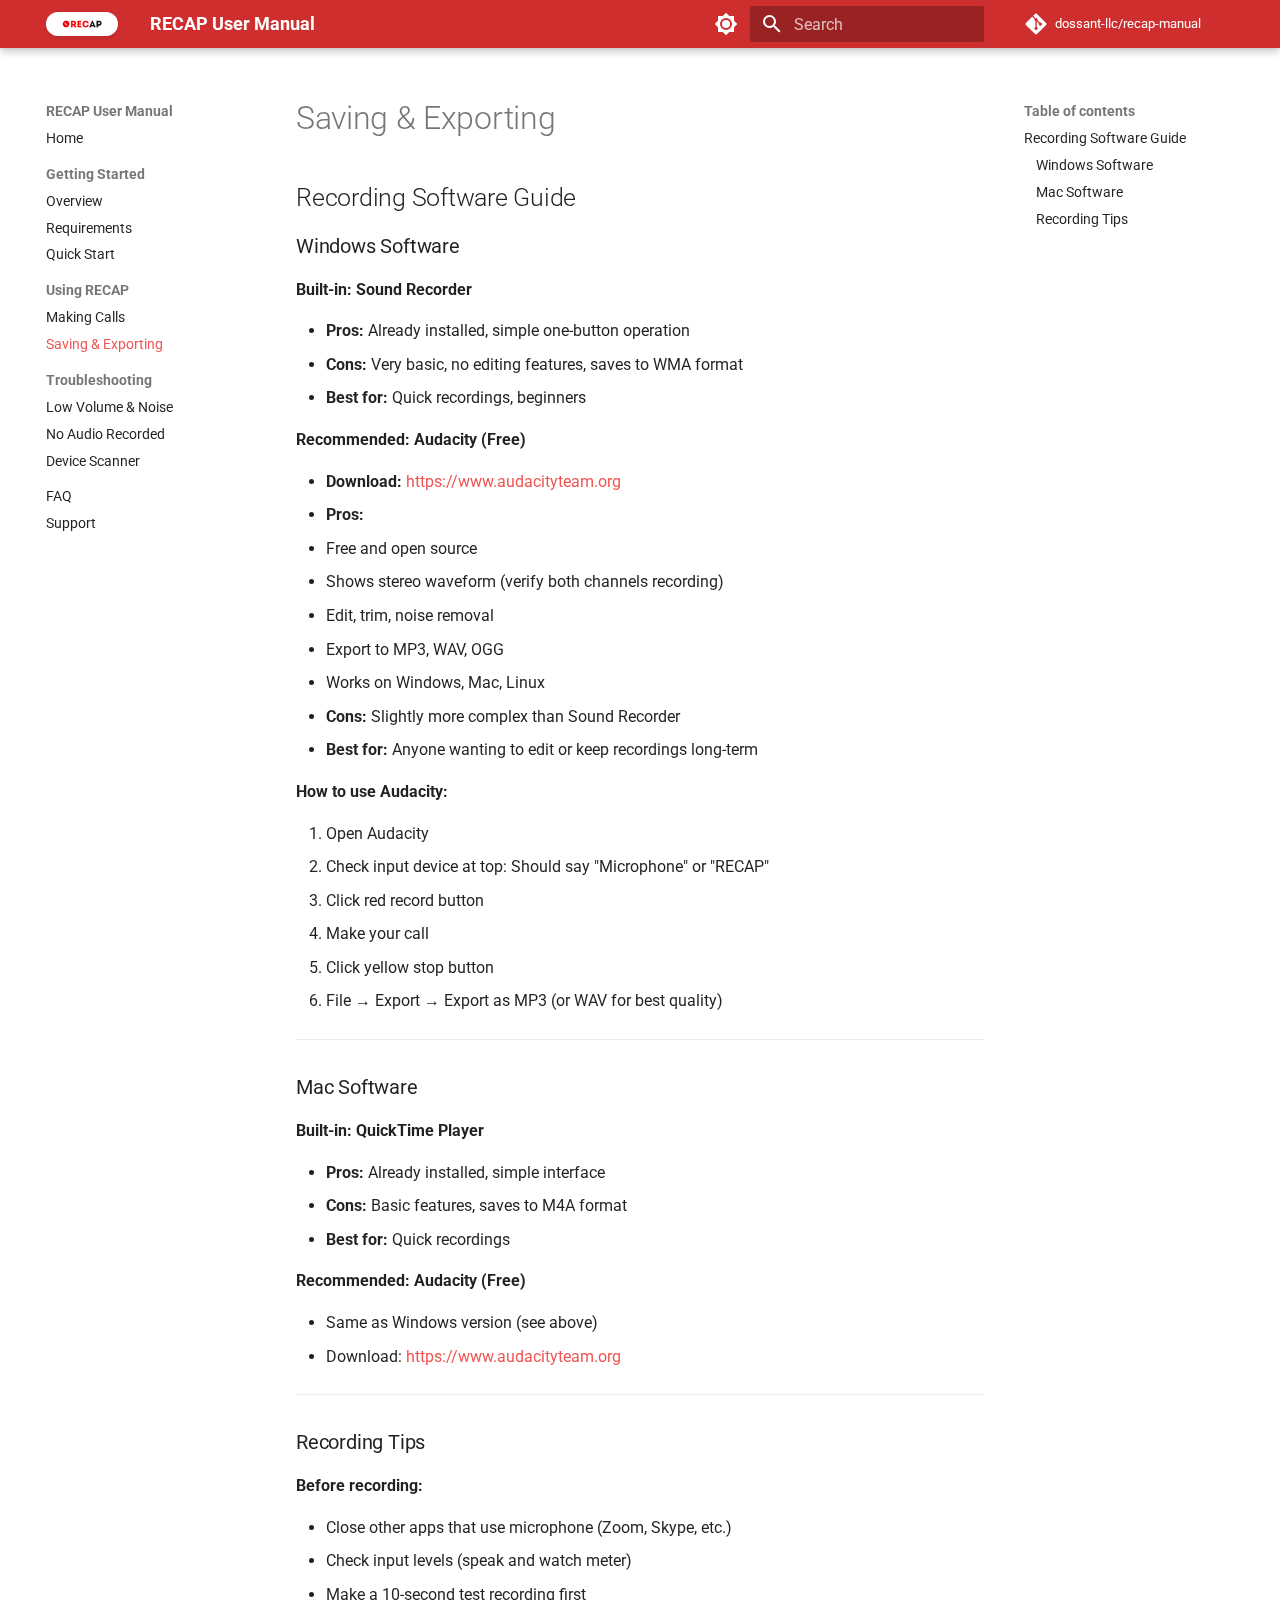
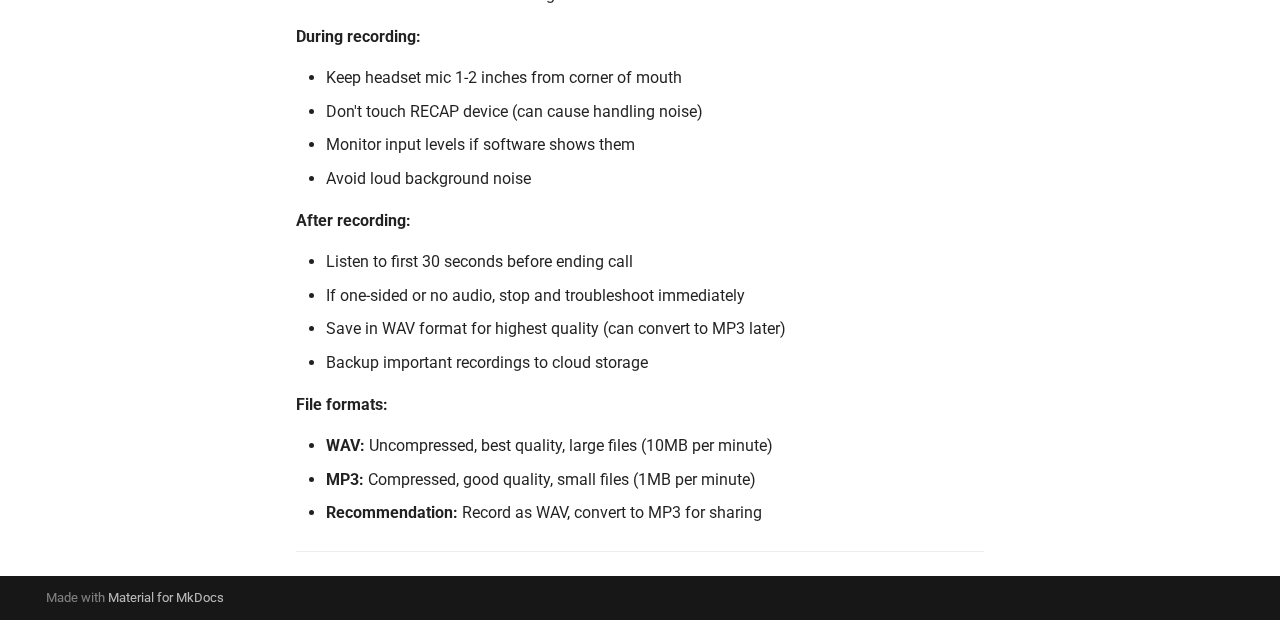
<file: using-recap/saving-exporting/index.html>
<!doctype html>
<html lang="en" class="no-js">
  <head>
    
      <meta charset="utf-8">
      <meta name="viewport" content="width=device-width,initial-scale=1">
      
      
      
        <link rel="canonical" href="https://dossant-llc.github.io/recap-manual/using-recap/saving-exporting/">
      
      
        <link rel="prev" href="../making-calls/">
      
      
        <link rel="next" href="../../troubleshooting/low-volume-noise/">
      
      
        
      
      
      <link rel="icon" href="../../assets/images/favicon.png">
      <meta name="generator" content="mkdocs-1.6.1, mkdocs-material-9.7.0">
    
    
      
        <title>Saving & Exporting - RECAP User Manual</title>
      
    
    
      <link rel="stylesheet" href="../../assets/stylesheets/main.618322db.min.css">
      
        
        <link rel="stylesheet" href="../../assets/stylesheets/palette.ab4e12ef.min.css">
      
      


    
    
      
    
    
      
        
        
        <link rel="preconnect" href="https://fonts.gstatic.com" crossorigin>
        <link rel="stylesheet" href="https://fonts.googleapis.com/css?family=Roboto:300,300i,400,400i,700,700i%7CRoboto+Mono:400,400i,700,700i&display=fallback">
        <style>:root{--md-text-font:"Roboto";--md-code-font:"Roboto Mono"}</style>
      
    
    
      <link rel="stylesheet" href="../../stylesheets/extra.css">
    
    <script>__md_scope=new URL("../..",location),__md_hash=e=>[...e].reduce(((e,_)=>(e<<5)-e+_.charCodeAt(0)),0),__md_get=(e,_=localStorage,t=__md_scope)=>JSON.parse(_.getItem(t.pathname+"."+e)),__md_set=(e,_,t=localStorage,a=__md_scope)=>{try{t.setItem(a.pathname+"."+e,JSON.stringify(_))}catch(e){}}</script>
    
      

    
    
  </head>
  
  
    
    
      
    
    
    
    
    <body dir="ltr" data-md-color-scheme="default" data-md-color-primary="red" data-md-color-accent="red">
  
    
    <input class="md-toggle" data-md-toggle="drawer" type="checkbox" id="__drawer" autocomplete="off">
    <input class="md-toggle" data-md-toggle="search" type="checkbox" id="__search" autocomplete="off">
    <label class="md-overlay" for="__drawer"></label>
    <div data-md-component="skip">
      
        
        <a href="#recording-software-guide" class="md-skip">
          Skip to content
        </a>
      
    </div>
    <div data-md-component="announce">
      
    </div>
    
    
      

  

<header class="md-header md-header--shadow" data-md-component="header">
  <nav class="md-header__inner md-grid" aria-label="Header">
    <a href="../.." title="RECAP User Manual" class="md-header__button md-logo" aria-label="RECAP User Manual" data-md-component="logo">
      
  <img src="../../assets/images/recap-logo.png" alt="logo">

    </a>
    <label class="md-header__button md-icon" for="__drawer">
      
      <svg xmlns="http://www.w3.org/2000/svg" viewBox="0 0 24 24"><path d="M3 6h18v2H3zm0 5h18v2H3zm0 5h18v2H3z"/></svg>
    </label>
    <div class="md-header__title" data-md-component="header-title">
      <div class="md-header__ellipsis">
        <div class="md-header__topic">
          <span class="md-ellipsis">
            RECAP User Manual
          </span>
        </div>
        <div class="md-header__topic" data-md-component="header-topic">
          <span class="md-ellipsis">
            
              Saving & Exporting
            
          </span>
        </div>
      </div>
    </div>
    
      
        <form class="md-header__option" data-md-component="palette">
  
    
    
    
    <input class="md-option" data-md-color-media="(prefers-color-scheme: light)" data-md-color-scheme="default" data-md-color-primary="red" data-md-color-accent="red"  aria-label="Switch to dark mode"  type="radio" name="__palette" id="__palette_0">
    
      <label class="md-header__button md-icon" title="Switch to dark mode" for="__palette_1" hidden>
        <svg xmlns="http://www.w3.org/2000/svg" viewBox="0 0 24 24"><path d="M12 8a4 4 0 0 0-4 4 4 4 0 0 0 4 4 4 4 0 0 0 4-4 4 4 0 0 0-4-4m0 10a6 6 0 0 1-6-6 6 6 0 0 1 6-6 6 6 0 0 1 6 6 6 6 0 0 1-6 6m8-9.31V4h-4.69L12 .69 8.69 4H4v4.69L.69 12 4 15.31V20h4.69L12 23.31 15.31 20H20v-4.69L23.31 12z"/></svg>
      </label>
    
  
    
    
    
    <input class="md-option" data-md-color-media="(prefers-color-scheme: dark)" data-md-color-scheme="slate" data-md-color-primary="red" data-md-color-accent="red"  aria-label="Switch to light mode"  type="radio" name="__palette" id="__palette_1">
    
      <label class="md-header__button md-icon" title="Switch to light mode" for="__palette_0" hidden>
        <svg xmlns="http://www.w3.org/2000/svg" viewBox="0 0 24 24"><path d="M12 18c-.89 0-1.74-.2-2.5-.55C11.56 16.5 13 14.42 13 12s-1.44-4.5-3.5-5.45C10.26 6.2 11.11 6 12 6a6 6 0 0 1 6 6 6 6 0 0 1-6 6m8-9.31V4h-4.69L12 .69 8.69 4H4v4.69L.69 12 4 15.31V20h4.69L12 23.31 15.31 20H20v-4.69L23.31 12z"/></svg>
      </label>
    
  
</form>
      
    
    
      <script>var palette=__md_get("__palette");if(palette&&palette.color){if("(prefers-color-scheme)"===palette.color.media){var media=matchMedia("(prefers-color-scheme: light)"),input=document.querySelector(media.matches?"[data-md-color-media='(prefers-color-scheme: light)']":"[data-md-color-media='(prefers-color-scheme: dark)']");palette.color.media=input.getAttribute("data-md-color-media"),palette.color.scheme=input.getAttribute("data-md-color-scheme"),palette.color.primary=input.getAttribute("data-md-color-primary"),palette.color.accent=input.getAttribute("data-md-color-accent")}for(var[key,value]of Object.entries(palette.color))document.body.setAttribute("data-md-color-"+key,value)}</script>
    
    
    
      
      
        <label class="md-header__button md-icon" for="__search">
          
          <svg xmlns="http://www.w3.org/2000/svg" viewBox="0 0 24 24"><path d="M9.5 3A6.5 6.5 0 0 1 16 9.5c0 1.61-.59 3.09-1.56 4.23l.27.27h.79l5 5-1.5 1.5-5-5v-.79l-.27-.27A6.52 6.52 0 0 1 9.5 16 6.5 6.5 0 0 1 3 9.5 6.5 6.5 0 0 1 9.5 3m0 2C7 5 5 7 5 9.5S7 14 9.5 14 14 12 14 9.5 12 5 9.5 5"/></svg>
        </label>
        <div class="md-search" data-md-component="search" role="dialog">
  <label class="md-search__overlay" for="__search"></label>
  <div class="md-search__inner" role="search">
    <form class="md-search__form" name="search">
      <input type="text" class="md-search__input" name="query" aria-label="Search" placeholder="Search" autocapitalize="off" autocorrect="off" autocomplete="off" spellcheck="false" data-md-component="search-query" required>
      <label class="md-search__icon md-icon" for="__search">
        
        <svg xmlns="http://www.w3.org/2000/svg" viewBox="0 0 24 24"><path d="M9.5 3A6.5 6.5 0 0 1 16 9.5c0 1.61-.59 3.09-1.56 4.23l.27.27h.79l5 5-1.5 1.5-5-5v-.79l-.27-.27A6.52 6.52 0 0 1 9.5 16 6.5 6.5 0 0 1 3 9.5 6.5 6.5 0 0 1 9.5 3m0 2C7 5 5 7 5 9.5S7 14 9.5 14 14 12 14 9.5 12 5 9.5 5"/></svg>
        
        <svg xmlns="http://www.w3.org/2000/svg" viewBox="0 0 24 24"><path d="M20 11v2H8l5.5 5.5-1.42 1.42L4.16 12l7.92-7.92L13.5 5.5 8 11z"/></svg>
      </label>
      <nav class="md-search__options" aria-label="Search">
        
        <button type="reset" class="md-search__icon md-icon" title="Clear" aria-label="Clear" tabindex="-1">
          
          <svg xmlns="http://www.w3.org/2000/svg" viewBox="0 0 24 24"><path d="M19 6.41 17.59 5 12 10.59 6.41 5 5 6.41 10.59 12 5 17.59 6.41 19 12 13.41 17.59 19 19 17.59 13.41 12z"/></svg>
        </button>
      </nav>
      
        <div class="md-search__suggest" data-md-component="search-suggest"></div>
      
    </form>
    <div class="md-search__output">
      <div class="md-search__scrollwrap" tabindex="0" data-md-scrollfix>
        <div class="md-search-result" data-md-component="search-result">
          <div class="md-search-result__meta">
            Initializing search
          </div>
          <ol class="md-search-result__list" role="presentation"></ol>
        </div>
      </div>
    </div>
  </div>
</div>
      
    
    
      <div class="md-header__source">
        <a href="https://github.com/dossant-llc/recap-manual" title="Go to repository" class="md-source" data-md-component="source">
  <div class="md-source__icon md-icon">
    
    <svg xmlns="http://www.w3.org/2000/svg" viewBox="0 0 448 512"><!--! Font Awesome Free 7.1.0 by @fontawesome - https://fontawesome.com License - https://fontawesome.com/license/free (Icons: CC BY 4.0, Fonts: SIL OFL 1.1, Code: MIT License) Copyright 2025 Fonticons, Inc.--><path d="M439.6 236.1 244 40.5c-5.4-5.5-12.8-8.5-20.4-8.5s-15 3-20.4 8.4L162.5 81l51.5 51.5c27.1-9.1 52.7 16.8 43.4 43.7l49.7 49.7c34.2-11.8 61.2 31 35.5 56.7-26.5 26.5-70.2-2.9-56-37.3L240.3 199v121.9c25.3 12.5 22.3 41.8 9.1 55-6.4 6.4-15.2 10.1-24.3 10.1s-17.8-3.6-24.3-10.1c-17.6-17.6-11.1-46.9 11.2-56v-123c-20.8-8.5-24.6-30.7-18.6-45L142.6 101 8.5 235.1C3 240.6 0 247.9 0 255.5s3 15 8.5 20.4l195.6 195.7c5.4 5.4 12.7 8.4 20.4 8.4s15-3 20.4-8.4l194.7-194.7c5.4-5.4 8.4-12.8 8.4-20.4s-3-15-8.4-20.4"/></svg>
  </div>
  <div class="md-source__repository">
    dossant-llc/recap-manual
  </div>
</a>
      </div>
    
  </nav>
  
</header>
    
    <div class="md-container" data-md-component="container">
      
      
        
          
        
      
      <main class="md-main" data-md-component="main">
        <div class="md-main__inner md-grid">
          
            
              
              <div class="md-sidebar md-sidebar--primary" data-md-component="sidebar" data-md-type="navigation" >
                <div class="md-sidebar__scrollwrap">
                  <div class="md-sidebar__inner">
                    



<nav class="md-nav md-nav--primary" aria-label="Navigation" data-md-level="0">
  <label class="md-nav__title" for="__drawer">
    <a href="../.." title="RECAP User Manual" class="md-nav__button md-logo" aria-label="RECAP User Manual" data-md-component="logo">
      
  <img src="../../assets/images/recap-logo.png" alt="logo">

    </a>
    RECAP User Manual
  </label>
  
    <div class="md-nav__source">
      <a href="https://github.com/dossant-llc/recap-manual" title="Go to repository" class="md-source" data-md-component="source">
  <div class="md-source__icon md-icon">
    
    <svg xmlns="http://www.w3.org/2000/svg" viewBox="0 0 448 512"><!--! Font Awesome Free 7.1.0 by @fontawesome - https://fontawesome.com License - https://fontawesome.com/license/free (Icons: CC BY 4.0, Fonts: SIL OFL 1.1, Code: MIT License) Copyright 2025 Fonticons, Inc.--><path d="M439.6 236.1 244 40.5c-5.4-5.5-12.8-8.5-20.4-8.5s-15 3-20.4 8.4L162.5 81l51.5 51.5c27.1-9.1 52.7 16.8 43.4 43.7l49.7 49.7c34.2-11.8 61.2 31 35.5 56.7-26.5 26.5-70.2-2.9-56-37.3L240.3 199v121.9c25.3 12.5 22.3 41.8 9.1 55-6.4 6.4-15.2 10.1-24.3 10.1s-17.8-3.6-24.3-10.1c-17.6-17.6-11.1-46.9 11.2-56v-123c-20.8-8.5-24.6-30.7-18.6-45L142.6 101 8.5 235.1C3 240.6 0 247.9 0 255.5s3 15 8.5 20.4l195.6 195.7c5.4 5.4 12.7 8.4 20.4 8.4s15-3 20.4-8.4l194.7-194.7c5.4-5.4 8.4-12.8 8.4-20.4s-3-15-8.4-20.4"/></svg>
  </div>
  <div class="md-source__repository">
    dossant-llc/recap-manual
  </div>
</a>
    </div>
  
  <ul class="md-nav__list" data-md-scrollfix>
    
      
      
  
  
  
  
    <li class="md-nav__item">
      <a href="../.." class="md-nav__link">
        
  
  
  <span class="md-ellipsis">
    
  
    Home
  

    
  </span>
  
  

      </a>
    </li>
  

    
      
      
  
  
  
  
    
    
    
    
      
        
        
      
    
    
    <li class="md-nav__item md-nav__item--section md-nav__item--nested">
      
        
        
          
        
        <input class="md-nav__toggle md-toggle md-toggle--indeterminate" type="checkbox" id="__nav_2" >
        
          
          <label class="md-nav__link" for="__nav_2" id="__nav_2_label" tabindex="">
            
  
  
  <span class="md-ellipsis">
    
  
    Getting Started
  

    
  </span>
  
  

            <span class="md-nav__icon md-icon"></span>
          </label>
        
        <nav class="md-nav" data-md-level="1" aria-labelledby="__nav_2_label" aria-expanded="false">
          <label class="md-nav__title" for="__nav_2">
            <span class="md-nav__icon md-icon"></span>
            
  
    Getting Started
  

          </label>
          <ul class="md-nav__list" data-md-scrollfix>
            
              
                
  
  
  
  
    <li class="md-nav__item">
      <a href="../../getting-started/overview/" class="md-nav__link">
        
  
  
  <span class="md-ellipsis">
    
  
    Overview
  

    
  </span>
  
  

      </a>
    </li>
  

              
            
              
                
  
  
  
  
    <li class="md-nav__item">
      <a href="../../getting-started/requirements/" class="md-nav__link">
        
  
  
  <span class="md-ellipsis">
    
  
    Requirements
  

    
  </span>
  
  

      </a>
    </li>
  

              
            
              
                
  
  
  
  
    <li class="md-nav__item">
      <a href="../../getting-started/quick-start/" class="md-nav__link">
        
  
  
  <span class="md-ellipsis">
    
  
    Quick Start
  

    
  </span>
  
  

      </a>
    </li>
  

              
            
          </ul>
        </nav>
      
    </li>
  

    
      
      
  
  
    
  
  
  
    
    
    
    
      
        
        
      
    
    
    <li class="md-nav__item md-nav__item--active md-nav__item--section md-nav__item--nested">
      
        
        
        <input class="md-nav__toggle md-toggle " type="checkbox" id="__nav_3" checked>
        
          
          <label class="md-nav__link" for="__nav_3" id="__nav_3_label" tabindex="">
            
  
  
  <span class="md-ellipsis">
    
  
    Using RECAP
  

    
  </span>
  
  

            <span class="md-nav__icon md-icon"></span>
          </label>
        
        <nav class="md-nav" data-md-level="1" aria-labelledby="__nav_3_label" aria-expanded="true">
          <label class="md-nav__title" for="__nav_3">
            <span class="md-nav__icon md-icon"></span>
            
  
    Using RECAP
  

          </label>
          <ul class="md-nav__list" data-md-scrollfix>
            
              
                
  
  
  
  
    <li class="md-nav__item">
      <a href="../making-calls/" class="md-nav__link">
        
  
  
  <span class="md-ellipsis">
    
  
    Making Calls
  

    
  </span>
  
  

      </a>
    </li>
  

              
            
              
                
  
  
    
  
  
  
    <li class="md-nav__item md-nav__item--active">
      
      <input class="md-nav__toggle md-toggle" type="checkbox" id="__toc">
      
      
      
        <label class="md-nav__link md-nav__link--active" for="__toc">
          
  
  
  <span class="md-ellipsis">
    
  
    Saving & Exporting
  

    
  </span>
  
  

          <span class="md-nav__icon md-icon"></span>
        </label>
      
      <a href="./" class="md-nav__link md-nav__link--active">
        
  
  
  <span class="md-ellipsis">
    
  
    Saving & Exporting
  

    
  </span>
  
  

      </a>
      
        

<nav class="md-nav md-nav--secondary" aria-label="Table of contents">
  
  
  
  
    <label class="md-nav__title" for="__toc">
      <span class="md-nav__icon md-icon"></span>
      Table of contents
    </label>
    <ul class="md-nav__list" data-md-component="toc" data-md-scrollfix>
      
        <li class="md-nav__item">
  <a href="#recording-software-guide" class="md-nav__link">
    <span class="md-ellipsis">
      
        Recording Software Guide
      
    </span>
  </a>
  
    <nav class="md-nav" aria-label="Recording Software Guide">
      <ul class="md-nav__list">
        
          <li class="md-nav__item">
  <a href="#windows-software" class="md-nav__link">
    <span class="md-ellipsis">
      
        Windows Software
      
    </span>
  </a>
  
</li>
        
          <li class="md-nav__item">
  <a href="#mac-software" class="md-nav__link">
    <span class="md-ellipsis">
      
        Mac Software
      
    </span>
  </a>
  
</li>
        
          <li class="md-nav__item">
  <a href="#recording-tips" class="md-nav__link">
    <span class="md-ellipsis">
      
        Recording Tips
      
    </span>
  </a>
  
</li>
        
      </ul>
    </nav>
  
</li>
      
    </ul>
  
</nav>
      
    </li>
  

              
            
          </ul>
        </nav>
      
    </li>
  

    
      
      
  
  
  
  
    
    
    
    
      
        
        
      
    
    
    <li class="md-nav__item md-nav__item--section md-nav__item--nested">
      
        
        
          
        
        <input class="md-nav__toggle md-toggle md-toggle--indeterminate" type="checkbox" id="__nav_4" >
        
          
          <label class="md-nav__link" for="__nav_4" id="__nav_4_label" tabindex="">
            
  
  
  <span class="md-ellipsis">
    
  
    Troubleshooting
  

    
  </span>
  
  

            <span class="md-nav__icon md-icon"></span>
          </label>
        
        <nav class="md-nav" data-md-level="1" aria-labelledby="__nav_4_label" aria-expanded="false">
          <label class="md-nav__title" for="__nav_4">
            <span class="md-nav__icon md-icon"></span>
            
  
    Troubleshooting
  

          </label>
          <ul class="md-nav__list" data-md-scrollfix>
            
              
                
  
  
  
  
    <li class="md-nav__item">
      <a href="../../troubleshooting/low-volume-noise/" class="md-nav__link">
        
  
  
  <span class="md-ellipsis">
    
  
    Low Volume & Noise
  

    
  </span>
  
  

      </a>
    </li>
  

              
            
              
                
  
  
  
  
    <li class="md-nav__item">
      <a href="../../troubleshooting/no-audio/" class="md-nav__link">
        
  
  
  <span class="md-ellipsis">
    
  
    No Audio Recorded
  

    
  </span>
  
  

      </a>
    </li>
  

              
            
              
                
  
  
  
  
    <li class="md-nav__item">
      <a href="../../troubleshooting/device-scanner/" class="md-nav__link">
        
  
  
  <span class="md-ellipsis">
    
  
    Device Scanner
  

    
  </span>
  
  

      </a>
    </li>
  

              
            
          </ul>
        </nav>
      
    </li>
  

    
      
      
  
  
  
  
    <li class="md-nav__item">
      <a href="../../faq/" class="md-nav__link">
        
  
  
  <span class="md-ellipsis">
    
  
    FAQ
  

    
  </span>
  
  

      </a>
    </li>
  

    
      
      
  
  
  
  
    <li class="md-nav__item">
      <a href="../../support/" class="md-nav__link">
        
  
  
  <span class="md-ellipsis">
    
  
    Support
  

    
  </span>
  
  

      </a>
    </li>
  

    
  </ul>
</nav>
                  </div>
                </div>
              </div>
            
            
              
              <div class="md-sidebar md-sidebar--secondary" data-md-component="sidebar" data-md-type="toc" >
                <div class="md-sidebar__scrollwrap">
                  <div class="md-sidebar__inner">
                    

<nav class="md-nav md-nav--secondary" aria-label="Table of contents">
  
  
  
  
    <label class="md-nav__title" for="__toc">
      <span class="md-nav__icon md-icon"></span>
      Table of contents
    </label>
    <ul class="md-nav__list" data-md-component="toc" data-md-scrollfix>
      
        <li class="md-nav__item">
  <a href="#recording-software-guide" class="md-nav__link">
    <span class="md-ellipsis">
      
        Recording Software Guide
      
    </span>
  </a>
  
    <nav class="md-nav" aria-label="Recording Software Guide">
      <ul class="md-nav__list">
        
          <li class="md-nav__item">
  <a href="#windows-software" class="md-nav__link">
    <span class="md-ellipsis">
      
        Windows Software
      
    </span>
  </a>
  
</li>
        
          <li class="md-nav__item">
  <a href="#mac-software" class="md-nav__link">
    <span class="md-ellipsis">
      
        Mac Software
      
    </span>
  </a>
  
</li>
        
          <li class="md-nav__item">
  <a href="#recording-tips" class="md-nav__link">
    <span class="md-ellipsis">
      
        Recording Tips
      
    </span>
  </a>
  
</li>
        
      </ul>
    </nav>
  
</li>
      
    </ul>
  
</nav>
                  </div>
                </div>
              </div>
            
          
          
            <div class="md-content" data-md-component="content">
              
              <article class="md-content__inner md-typeset">
                
                  


  
  


  <h1>Saving & Exporting</h1>

<h2 id="recording-software-guide">Recording Software Guide</h2>
<h3 id="windows-software">Windows Software</h3>
<p><strong>Built-in: Sound Recorder</strong></p>
<ul>
<li><strong>Pros:</strong> Already installed, simple one-button operation</li>
<li><strong>Cons:</strong> Very basic, no editing features, saves to WMA format</li>
<li><strong>Best for:</strong> Quick recordings, beginners</li>
</ul>
<p><strong>Recommended: Audacity (Free)</strong></p>
<ul>
<li><strong>Download:</strong> <a href="https://www.audacityteam.org">https://www.audacityteam.org</a></li>
<li><strong>Pros:</strong></li>
<li>Free and open source</li>
<li>Shows stereo waveform (verify both channels recording)</li>
<li>Edit, trim, noise removal</li>
<li>Export to MP3, WAV, OGG</li>
<li>Works on Windows, Mac, Linux</li>
<li><strong>Cons:</strong> Slightly more complex than Sound Recorder</li>
<li><strong>Best for:</strong> Anyone wanting to edit or keep recordings long-term</li>
</ul>
<p><strong>How to use Audacity:</strong></p>
<ol>
<li>Open Audacity</li>
<li>Check input device at top: Should say "Microphone" or "RECAP"</li>
<li>Click red record button</li>
<li>Make your call</li>
<li>Click yellow stop button</li>
<li>File → Export → Export as MP3 (or WAV for best quality)</li>
</ol>
<hr />
<h3 id="mac-software">Mac Software</h3>
<p><strong>Built-in: QuickTime Player</strong></p>
<ul>
<li><strong>Pros:</strong> Already installed, simple interface</li>
<li><strong>Cons:</strong> Basic features, saves to M4A format</li>
<li><strong>Best for:</strong> Quick recordings</li>
</ul>
<p><strong>Recommended: Audacity (Free)</strong></p>
<ul>
<li>Same as Windows version (see above)</li>
<li>Download: <a href="https://www.audacityteam.org">https://www.audacityteam.org</a></li>
</ul>
<hr />
<h3 id="recording-tips">Recording Tips</h3>
<p><strong>Before recording:</strong></p>
<ul>
<li>Close other apps that use microphone (Zoom, Skype, etc.)</li>
<li>Check input levels (speak and watch meter)</li>
<li>Make a 10-second test recording first</li>
</ul>
<p><strong>During recording:</strong></p>
<ul>
<li>Keep headset mic 1-2 inches from corner of mouth</li>
<li>Don't touch RECAP device (can cause handling noise)</li>
<li>Monitor input levels if software shows them</li>
<li>Avoid loud background noise</li>
</ul>
<p><strong>After recording:</strong></p>
<ul>
<li>Listen to first 30 seconds before ending call</li>
<li>If one-sided or no audio, stop and troubleshoot immediately</li>
<li>Save in WAV format for highest quality (can convert to MP3 later)</li>
<li>Backup important recordings to cloud storage</li>
</ul>
<p><strong>File formats:</strong></p>
<ul>
<li><strong>WAV:</strong> Uncompressed, best quality, large files (10MB per minute)</li>
<li><strong>MP3:</strong> Compressed, good quality, small files (1MB per minute)</li>
<li><strong>Recommendation:</strong> Record as WAV, convert to MP3 for sharing</li>
</ul>
<hr />












                
              </article>
            </div>
          
          
<script>var target=document.getElementById(location.hash.slice(1));target&&target.name&&(target.checked=target.name.startsWith("__tabbed_"))</script>
        </div>
        
      </main>
      
        <footer class="md-footer">
  
  <div class="md-footer-meta md-typeset">
    <div class="md-footer-meta__inner md-grid">
      <div class="md-copyright">
  
  
    Made with
    <a href="https://squidfunk.github.io/mkdocs-material/" target="_blank" rel="noopener">
      Material for MkDocs
    </a>
  
</div>
      
    </div>
  </div>
</footer>
      
    </div>
    <div class="md-dialog" data-md-component="dialog">
      <div class="md-dialog__inner md-typeset"></div>
    </div>
    
    
    
      
      
      <script id="__config" type="application/json">{"annotate": null, "base": "../..", "features": ["navigation.instant", "navigation.sections", "navigation.expand", "search.highlight", "search.suggest"], "search": "../../assets/javascripts/workers/search.7a47a382.min.js", "tags": null, "translations": {"clipboard.copied": "Copied to clipboard", "clipboard.copy": "Copy to clipboard", "search.result.more.one": "1 more on this page", "search.result.more.other": "# more on this page", "search.result.none": "No matching documents", "search.result.one": "1 matching document", "search.result.other": "# matching documents", "search.result.placeholder": "Type to start searching", "search.result.term.missing": "Missing", "select.version": "Select version"}, "version": null}</script>
    
    
      <script src="../../assets/javascripts/bundle.e71a0d61.min.js"></script>
      
    
  </body>
</html>
</file>
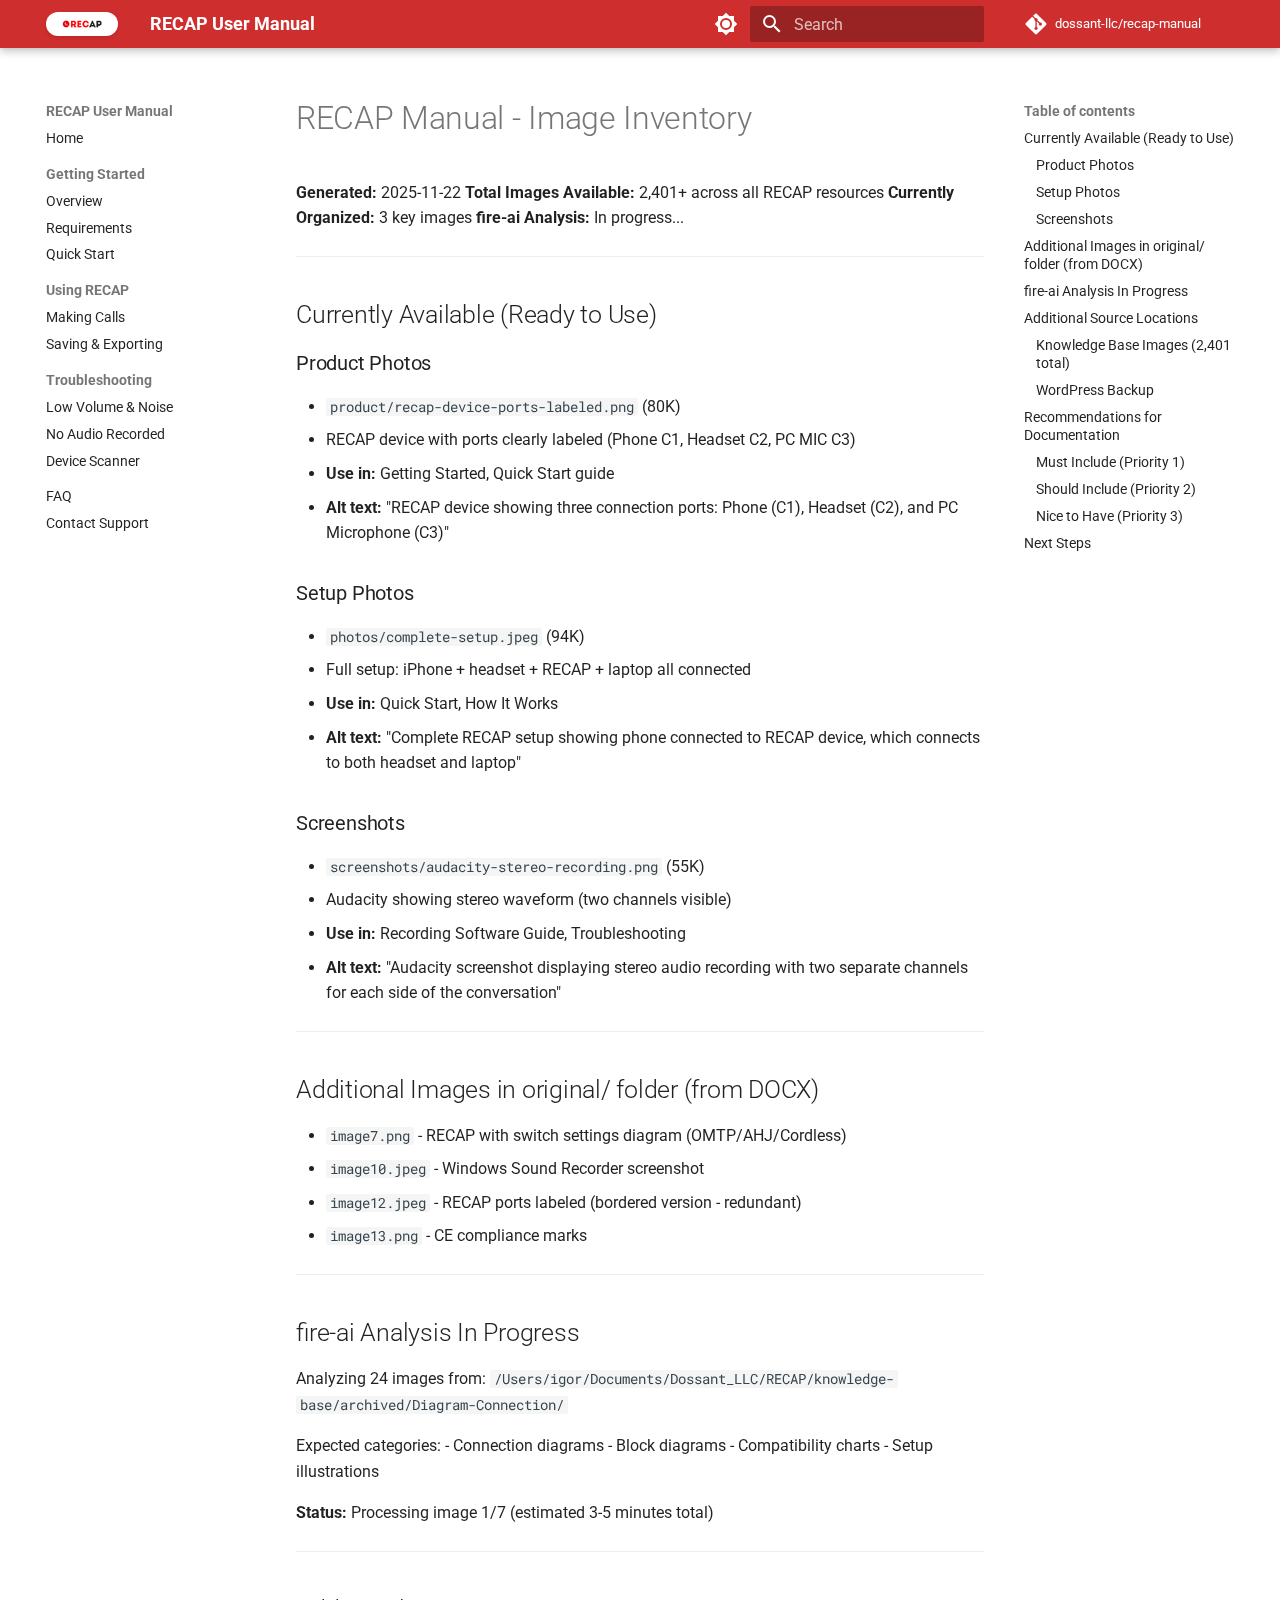
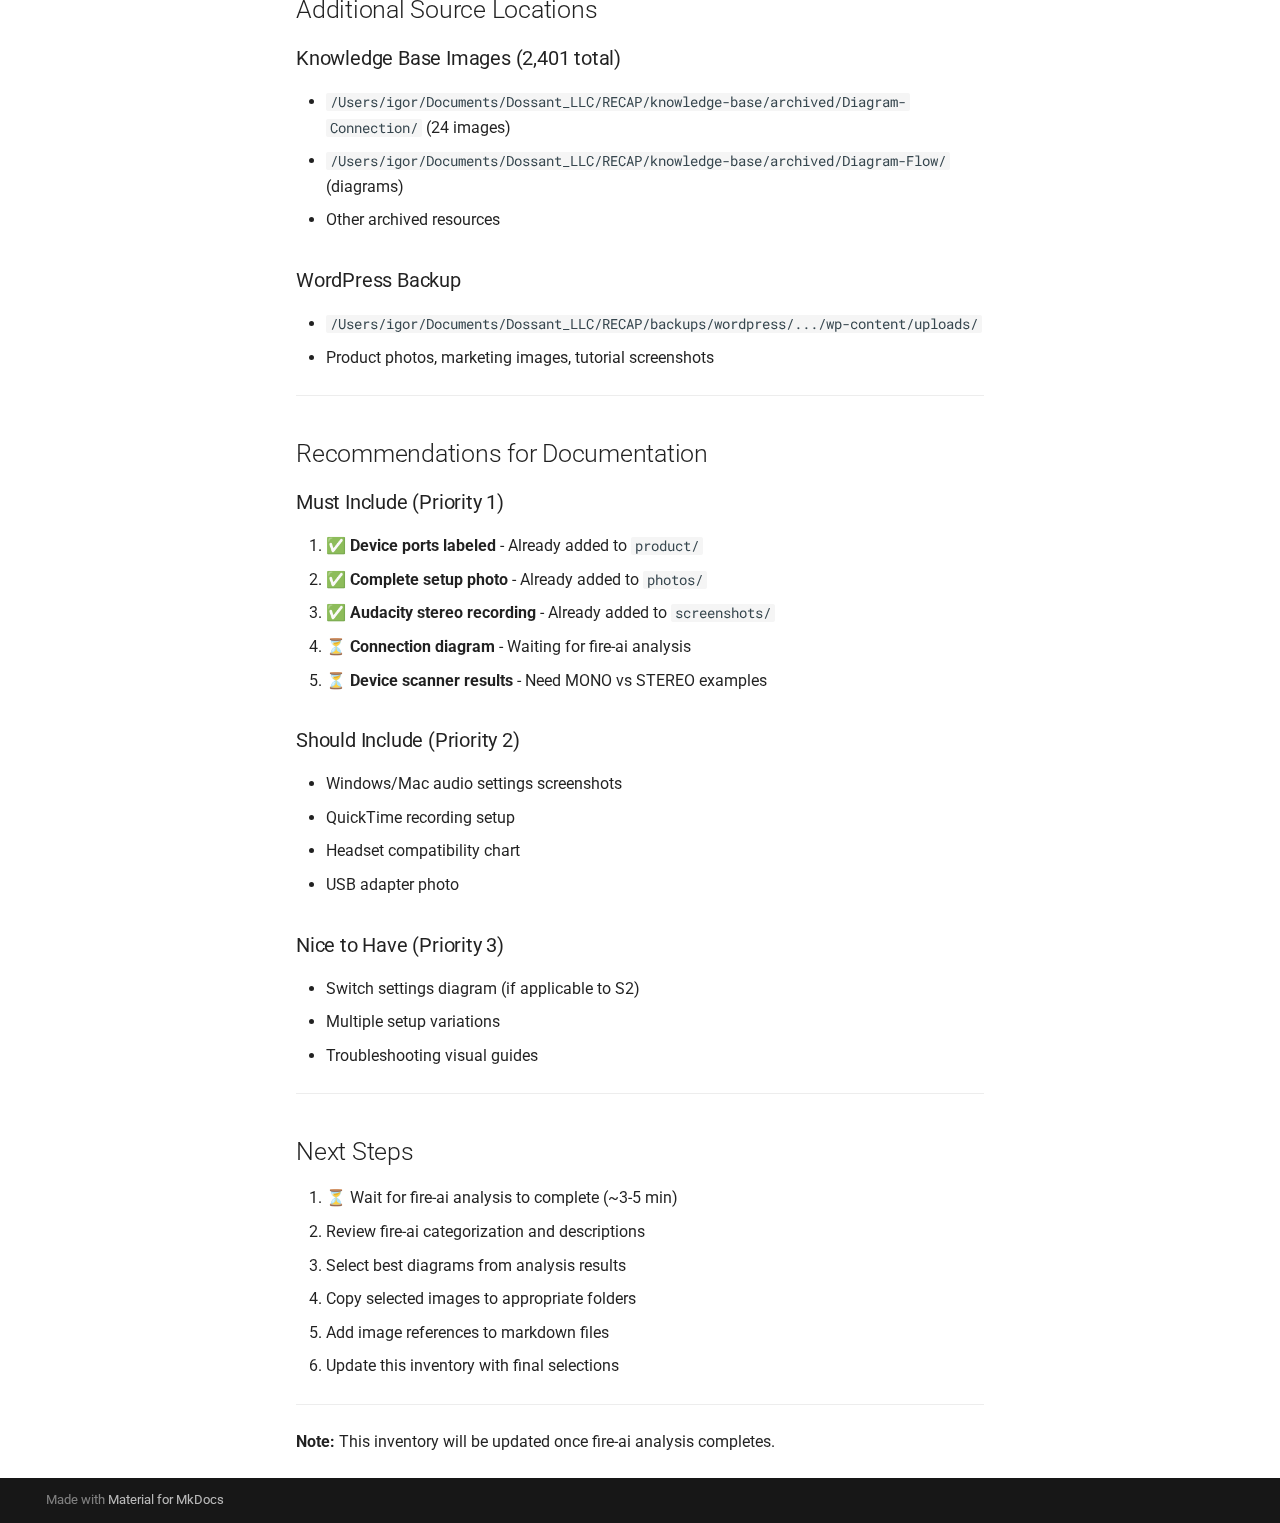
<file: assets/images/IMAGE-INVENTORY/index.html>
<!doctype html>
<html lang="en" class="no-js">
  <head>
    
      <meta charset="utf-8">
      <meta name="viewport" content="width=device-width,initial-scale=1">
      
      
      
        <link rel="canonical" href="https://dossant-llc.github.io/recap-manual/assets/images/IMAGE-INVENTORY/">
      
      
      
      
        
      
      
      <link rel="icon" href="../favicon.png">
      <meta name="generator" content="mkdocs-1.6.1, mkdocs-material-9.7.1">
    
    
      
        <title>RECAP Manual - Image Inventory - RECAP User Manual</title>
      
    
    
      <link rel="stylesheet" href="../../stylesheets/main.484c7ddc.min.css">
      
        
        <link rel="stylesheet" href="../../stylesheets/palette.ab4e12ef.min.css">
      
      


    
    
      
    
    
      
        
        
        <link rel="preconnect" href="https://fonts.gstatic.com" crossorigin>
        <link rel="stylesheet" href="https://fonts.googleapis.com/css?family=Roboto:300,300i,400,400i,700,700i%7CRoboto+Mono:400,400i,700,700i&display=fallback">
        <style>:root{--md-text-font:"Roboto";--md-code-font:"Roboto Mono"}</style>
      
    
    
      <link rel="stylesheet" href="../../../stylesheets/extra.css">
    
    <script>__md_scope=new URL("../../..",location),__md_hash=e=>[...e].reduce(((e,_)=>(e<<5)-e+_.charCodeAt(0)),0),__md_get=(e,_=localStorage,t=__md_scope)=>JSON.parse(_.getItem(t.pathname+"."+e)),__md_set=(e,_,t=localStorage,a=__md_scope)=>{try{t.setItem(a.pathname+"."+e,JSON.stringify(_))}catch(e){}}</script>
    
      

    
    
  </head>
  
  
    
    
      
    
    
    
    
    <body dir="ltr" data-md-color-scheme="default" data-md-color-primary="red" data-md-color-accent="red">
  
    
    <input class="md-toggle" data-md-toggle="drawer" type="checkbox" id="__drawer" autocomplete="off">
    <input class="md-toggle" data-md-toggle="search" type="checkbox" id="__search" autocomplete="off">
    <label class="md-overlay" for="__drawer"></label>
    <div data-md-component="skip">
      
        
        <a href="#recap-manual-image-inventory" class="md-skip">
          Skip to content
        </a>
      
    </div>
    <div data-md-component="announce">
      
    </div>
    
    
      

  

<header class="md-header md-header--shadow" data-md-component="header">
  <nav class="md-header__inner md-grid" aria-label="Header">
    <a href="../../.." title="RECAP User Manual" class="md-header__button md-logo" aria-label="RECAP User Manual" data-md-component="logo">
      
  <img src="../recap-logo.png" alt="logo">

    </a>
    <label class="md-header__button md-icon" for="__drawer">
      
      <svg xmlns="http://www.w3.org/2000/svg" viewBox="0 0 24 24"><path d="M3 6h18v2H3zm0 5h18v2H3zm0 5h18v2H3z"/></svg>
    </label>
    <div class="md-header__title" data-md-component="header-title">
      <div class="md-header__ellipsis">
        <div class="md-header__topic">
          <span class="md-ellipsis">
            RECAP User Manual
          </span>
        </div>
        <div class="md-header__topic" data-md-component="header-topic">
          <span class="md-ellipsis">
            
              RECAP Manual - Image Inventory
            
          </span>
        </div>
      </div>
    </div>
    
      
        <form class="md-header__option" data-md-component="palette">
  
    
    
    
    <input class="md-option" data-md-color-media="(prefers-color-scheme: light)" data-md-color-scheme="default" data-md-color-primary="red" data-md-color-accent="red"  aria-label="Switch to dark mode"  type="radio" name="__palette" id="__palette_0">
    
      <label class="md-header__button md-icon" title="Switch to dark mode" for="__palette_1" hidden>
        <svg xmlns="http://www.w3.org/2000/svg" viewBox="0 0 24 24"><path d="M12 8a4 4 0 0 0-4 4 4 4 0 0 0 4 4 4 4 0 0 0 4-4 4 4 0 0 0-4-4m0 10a6 6 0 0 1-6-6 6 6 0 0 1 6-6 6 6 0 0 1 6 6 6 6 0 0 1-6 6m8-9.31V4h-4.69L12 .69 8.69 4H4v4.69L.69 12 4 15.31V20h4.69L12 23.31 15.31 20H20v-4.69L23.31 12z"/></svg>
      </label>
    
  
    
    
    
    <input class="md-option" data-md-color-media="(prefers-color-scheme: dark)" data-md-color-scheme="slate" data-md-color-primary="red" data-md-color-accent="red"  aria-label="Switch to light mode"  type="radio" name="__palette" id="__palette_1">
    
      <label class="md-header__button md-icon" title="Switch to light mode" for="__palette_0" hidden>
        <svg xmlns="http://www.w3.org/2000/svg" viewBox="0 0 24 24"><path d="M12 18c-.89 0-1.74-.2-2.5-.55C11.56 16.5 13 14.42 13 12s-1.44-4.5-3.5-5.45C10.26 6.2 11.11 6 12 6a6 6 0 0 1 6 6 6 6 0 0 1-6 6m8-9.31V4h-4.69L12 .69 8.69 4H4v4.69L.69 12 4 15.31V20h4.69L12 23.31 15.31 20H20v-4.69L23.31 12z"/></svg>
      </label>
    
  
</form>
      
    
    
      <script>var palette=__md_get("__palette");if(palette&&palette.color){if("(prefers-color-scheme)"===palette.color.media){var media=matchMedia("(prefers-color-scheme: light)"),input=document.querySelector(media.matches?"[data-md-color-media='(prefers-color-scheme: light)']":"[data-md-color-media='(prefers-color-scheme: dark)']");palette.color.media=input.getAttribute("data-md-color-media"),palette.color.scheme=input.getAttribute("data-md-color-scheme"),palette.color.primary=input.getAttribute("data-md-color-primary"),palette.color.accent=input.getAttribute("data-md-color-accent")}for(var[key,value]of Object.entries(palette.color))document.body.setAttribute("data-md-color-"+key,value)}</script>
    
    
    
      
      
        <label class="md-header__button md-icon" for="__search">
          
          <svg xmlns="http://www.w3.org/2000/svg" viewBox="0 0 24 24"><path d="M9.5 3A6.5 6.5 0 0 1 16 9.5c0 1.61-.59 3.09-1.56 4.23l.27.27h.79l5 5-1.5 1.5-5-5v-.79l-.27-.27A6.52 6.52 0 0 1 9.5 16 6.5 6.5 0 0 1 3 9.5 6.5 6.5 0 0 1 9.5 3m0 2C7 5 5 7 5 9.5S7 14 9.5 14 14 12 14 9.5 12 5 9.5 5"/></svg>
        </label>
        <div class="md-search" data-md-component="search" role="dialog">
  <label class="md-search__overlay" for="__search"></label>
  <div class="md-search__inner" role="search">
    <form class="md-search__form" name="search">
      <input type="text" class="md-search__input" name="query" aria-label="Search" placeholder="Search" autocapitalize="off" autocorrect="off" autocomplete="off" spellcheck="false" data-md-component="search-query" required>
      <label class="md-search__icon md-icon" for="__search">
        
        <svg xmlns="http://www.w3.org/2000/svg" viewBox="0 0 24 24"><path d="M9.5 3A6.5 6.5 0 0 1 16 9.5c0 1.61-.59 3.09-1.56 4.23l.27.27h.79l5 5-1.5 1.5-5-5v-.79l-.27-.27A6.52 6.52 0 0 1 9.5 16 6.5 6.5 0 0 1 3 9.5 6.5 6.5 0 0 1 9.5 3m0 2C7 5 5 7 5 9.5S7 14 9.5 14 14 12 14 9.5 12 5 9.5 5"/></svg>
        
        <svg xmlns="http://www.w3.org/2000/svg" viewBox="0 0 24 24"><path d="M20 11v2H8l5.5 5.5-1.42 1.42L4.16 12l7.92-7.92L13.5 5.5 8 11z"/></svg>
      </label>
      <nav class="md-search__options" aria-label="Search">
        
        <button type="reset" class="md-search__icon md-icon" title="Clear" aria-label="Clear" tabindex="-1">
          
          <svg xmlns="http://www.w3.org/2000/svg" viewBox="0 0 24 24"><path d="M19 6.41 17.59 5 12 10.59 6.41 5 5 6.41 10.59 12 5 17.59 6.41 19 12 13.41 17.59 19 19 17.59 13.41 12z"/></svg>
        </button>
      </nav>
      
        <div class="md-search__suggest" data-md-component="search-suggest"></div>
      
    </form>
    <div class="md-search__output">
      <div class="md-search__scrollwrap" tabindex="0" data-md-scrollfix>
        <div class="md-search-result" data-md-component="search-result">
          <div class="md-search-result__meta">
            Initializing search
          </div>
          <ol class="md-search-result__list" role="presentation"></ol>
        </div>
      </div>
    </div>
  </div>
</div>
      
    
    
      <div class="md-header__source">
        <a href="https://github.com/dossant-llc/recap-manual" title="Go to repository" class="md-source" data-md-component="source">
  <div class="md-source__icon md-icon">
    
    <svg xmlns="http://www.w3.org/2000/svg" viewBox="0 0 448 512"><!--! Font Awesome Free 7.1.0 by @fontawesome - https://fontawesome.com License - https://fontawesome.com/license/free (Icons: CC BY 4.0, Fonts: SIL OFL 1.1, Code: MIT License) Copyright 2025 Fonticons, Inc.--><path d="M439.6 236.1 244 40.5c-5.4-5.5-12.8-8.5-20.4-8.5s-15 3-20.4 8.4L162.5 81l51.5 51.5c27.1-9.1 52.7 16.8 43.4 43.7l49.7 49.7c34.2-11.8 61.2 31 35.5 56.7-26.5 26.5-70.2-2.9-56-37.3L240.3 199v121.9c25.3 12.5 22.3 41.8 9.1 55-6.4 6.4-15.2 10.1-24.3 10.1s-17.8-3.6-24.3-10.1c-17.6-17.6-11.1-46.9 11.2-56v-123c-20.8-8.5-24.6-30.7-18.6-45L142.6 101 8.5 235.1C3 240.6 0 247.9 0 255.5s3 15 8.5 20.4l195.6 195.7c5.4 5.4 12.7 8.4 20.4 8.4s15-3 20.4-8.4l194.7-194.7c5.4-5.4 8.4-12.8 8.4-20.4s-3-15-8.4-20.4"/></svg>
  </div>
  <div class="md-source__repository">
    dossant-llc/recap-manual
  </div>
</a>
      </div>
    
  </nav>
  
</header>
    
    <div class="md-container" data-md-component="container">
      
      
        
          
        
      
      <main class="md-main" data-md-component="main">
        <div class="md-main__inner md-grid">
          
            
              
              <div class="md-sidebar md-sidebar--primary" data-md-component="sidebar" data-md-type="navigation" >
                <div class="md-sidebar__scrollwrap">
                  <div class="md-sidebar__inner">
                    



<nav class="md-nav md-nav--primary" aria-label="Navigation" data-md-level="0">
  <label class="md-nav__title" for="__drawer">
    <a href="../../.." title="RECAP User Manual" class="md-nav__button md-logo" aria-label="RECAP User Manual" data-md-component="logo">
      
  <img src="../recap-logo.png" alt="logo">

    </a>
    RECAP User Manual
  </label>
  
    <div class="md-nav__source">
      <a href="https://github.com/dossant-llc/recap-manual" title="Go to repository" class="md-source" data-md-component="source">
  <div class="md-source__icon md-icon">
    
    <svg xmlns="http://www.w3.org/2000/svg" viewBox="0 0 448 512"><!--! Font Awesome Free 7.1.0 by @fontawesome - https://fontawesome.com License - https://fontawesome.com/license/free (Icons: CC BY 4.0, Fonts: SIL OFL 1.1, Code: MIT License) Copyright 2025 Fonticons, Inc.--><path d="M439.6 236.1 244 40.5c-5.4-5.5-12.8-8.5-20.4-8.5s-15 3-20.4 8.4L162.5 81l51.5 51.5c27.1-9.1 52.7 16.8 43.4 43.7l49.7 49.7c34.2-11.8 61.2 31 35.5 56.7-26.5 26.5-70.2-2.9-56-37.3L240.3 199v121.9c25.3 12.5 22.3 41.8 9.1 55-6.4 6.4-15.2 10.1-24.3 10.1s-17.8-3.6-24.3-10.1c-17.6-17.6-11.1-46.9 11.2-56v-123c-20.8-8.5-24.6-30.7-18.6-45L142.6 101 8.5 235.1C3 240.6 0 247.9 0 255.5s3 15 8.5 20.4l195.6 195.7c5.4 5.4 12.7 8.4 20.4 8.4s15-3 20.4-8.4l194.7-194.7c5.4-5.4 8.4-12.8 8.4-20.4s-3-15-8.4-20.4"/></svg>
  </div>
  <div class="md-source__repository">
    dossant-llc/recap-manual
  </div>
</a>
    </div>
  
  <ul class="md-nav__list" data-md-scrollfix>
    
      
      
  
  
  
  
    <li class="md-nav__item">
      <a href="../../.." class="md-nav__link">
        
  
  
  <span class="md-ellipsis">
    
  
    Home
  

    
  </span>
  
  

      </a>
    </li>
  

    
      
      
  
  
  
  
    
    
    
    
      
        
        
      
    
    
    <li class="md-nav__item md-nav__item--section md-nav__item--nested">
      
        
        
          
        
        <input class="md-nav__toggle md-toggle md-toggle--indeterminate" type="checkbox" id="__nav_2" >
        
          
          <label class="md-nav__link" for="__nav_2" id="__nav_2_label" tabindex="">
            
  
  
  <span class="md-ellipsis">
    
  
    Getting Started
  

    
  </span>
  
  

            <span class="md-nav__icon md-icon"></span>
          </label>
        
        <nav class="md-nav" data-md-level="1" aria-labelledby="__nav_2_label" aria-expanded="false">
          <label class="md-nav__title" for="__nav_2">
            <span class="md-nav__icon md-icon"></span>
            
  
    Getting Started
  

          </label>
          <ul class="md-nav__list" data-md-scrollfix>
            
              
                
  
  
  
  
    <li class="md-nav__item">
      <a href="../../../getting-started/overview/" class="md-nav__link">
        
  
  
  <span class="md-ellipsis">
    
  
    Overview
  

    
  </span>
  
  

      </a>
    </li>
  

              
            
              
                
  
  
  
  
    <li class="md-nav__item">
      <a href="../../../getting-started/requirements/" class="md-nav__link">
        
  
  
  <span class="md-ellipsis">
    
  
    Requirements
  

    
  </span>
  
  

      </a>
    </li>
  

              
            
              
                
  
  
  
  
    <li class="md-nav__item">
      <a href="../../../getting-started/quick-start/" class="md-nav__link">
        
  
  
  <span class="md-ellipsis">
    
  
    Quick Start
  

    
  </span>
  
  

      </a>
    </li>
  

              
            
          </ul>
        </nav>
      
    </li>
  

    
      
      
  
  
  
  
    
    
    
    
      
        
        
      
    
    
    <li class="md-nav__item md-nav__item--section md-nav__item--nested">
      
        
        
          
        
        <input class="md-nav__toggle md-toggle md-toggle--indeterminate" type="checkbox" id="__nav_3" >
        
          
          <label class="md-nav__link" for="__nav_3" id="__nav_3_label" tabindex="">
            
  
  
  <span class="md-ellipsis">
    
  
    Using RECAP
  

    
  </span>
  
  

            <span class="md-nav__icon md-icon"></span>
          </label>
        
        <nav class="md-nav" data-md-level="1" aria-labelledby="__nav_3_label" aria-expanded="false">
          <label class="md-nav__title" for="__nav_3">
            <span class="md-nav__icon md-icon"></span>
            
  
    Using RECAP
  

          </label>
          <ul class="md-nav__list" data-md-scrollfix>
            
              
                
  
  
  
  
    <li class="md-nav__item">
      <a href="../../../using-recap/making-calls/" class="md-nav__link">
        
  
  
  <span class="md-ellipsis">
    
  
    Making Calls
  

    
  </span>
  
  

      </a>
    </li>
  

              
            
              
                
  
  
  
  
    <li class="md-nav__item">
      <a href="../../../using-recap/saving-exporting/" class="md-nav__link">
        
  
  
  <span class="md-ellipsis">
    
  
    Saving & Exporting
  

    
  </span>
  
  

      </a>
    </li>
  

              
            
          </ul>
        </nav>
      
    </li>
  

    
      
      
  
  
  
  
    
    
    
    
      
        
        
      
    
    
    <li class="md-nav__item md-nav__item--section md-nav__item--nested">
      
        
        
          
        
        <input class="md-nav__toggle md-toggle md-toggle--indeterminate" type="checkbox" id="__nav_4" >
        
          
          <label class="md-nav__link" for="__nav_4" id="__nav_4_label" tabindex="">
            
  
  
  <span class="md-ellipsis">
    
  
    Troubleshooting
  

    
  </span>
  
  

            <span class="md-nav__icon md-icon"></span>
          </label>
        
        <nav class="md-nav" data-md-level="1" aria-labelledby="__nav_4_label" aria-expanded="false">
          <label class="md-nav__title" for="__nav_4">
            <span class="md-nav__icon md-icon"></span>
            
  
    Troubleshooting
  

          </label>
          <ul class="md-nav__list" data-md-scrollfix>
            
              
                
  
  
  
  
    <li class="md-nav__item">
      <a href="../../../troubleshooting/low-volume-noise/" class="md-nav__link">
        
  
  
  <span class="md-ellipsis">
    
  
    Low Volume & Noise
  

    
  </span>
  
  

      </a>
    </li>
  

              
            
              
                
  
  
  
  
    <li class="md-nav__item">
      <a href="../../../troubleshooting/no-audio/" class="md-nav__link">
        
  
  
  <span class="md-ellipsis">
    
  
    No Audio Recorded
  

    
  </span>
  
  

      </a>
    </li>
  

              
            
              
                
  
  
  
  
    <li class="md-nav__item">
      <a href="../../../troubleshooting/device-scanner/" class="md-nav__link">
        
  
  
  <span class="md-ellipsis">
    
  
    Device Scanner
  

    
  </span>
  
  

      </a>
    </li>
  

              
            
          </ul>
        </nav>
      
    </li>
  

    
      
      
  
  
  
  
    <li class="md-nav__item">
      <a href="../../../faq/" class="md-nav__link">
        
  
  
  <span class="md-ellipsis">
    
  
    FAQ
  

    
  </span>
  
  

      </a>
    </li>
  

    
      
      
  
  
  
  
    <li class="md-nav__item">
      <a href="../../../support/" class="md-nav__link">
        
  
  
  <span class="md-ellipsis">
    
  
    Contact Support
  

    
  </span>
  
  

      </a>
    </li>
  

    
  </ul>
</nav>
                  </div>
                </div>
              </div>
            
            
              
              <div class="md-sidebar md-sidebar--secondary" data-md-component="sidebar" data-md-type="toc" >
                <div class="md-sidebar__scrollwrap">
                  <div class="md-sidebar__inner">
                    

<nav class="md-nav md-nav--secondary" aria-label="Table of contents">
  
  
  
    
  
  
    <label class="md-nav__title" for="__toc">
      <span class="md-nav__icon md-icon"></span>
      Table of contents
    </label>
    <ul class="md-nav__list" data-md-component="toc" data-md-scrollfix>
      
        <li class="md-nav__item">
  <a href="#currently-available-ready-to-use" class="md-nav__link">
    <span class="md-ellipsis">
      
        Currently Available (Ready to Use)
      
    </span>
  </a>
  
    <nav class="md-nav" aria-label="Currently Available (Ready to Use)">
      <ul class="md-nav__list">
        
          <li class="md-nav__item">
  <a href="#product-photos" class="md-nav__link">
    <span class="md-ellipsis">
      
        Product Photos
      
    </span>
  </a>
  
</li>
        
          <li class="md-nav__item">
  <a href="#setup-photos" class="md-nav__link">
    <span class="md-ellipsis">
      
        Setup Photos
      
    </span>
  </a>
  
</li>
        
          <li class="md-nav__item">
  <a href="#screenshots" class="md-nav__link">
    <span class="md-ellipsis">
      
        Screenshots
      
    </span>
  </a>
  
</li>
        
      </ul>
    </nav>
  
</li>
      
        <li class="md-nav__item">
  <a href="#additional-images-in-original-folder-from-docx" class="md-nav__link">
    <span class="md-ellipsis">
      
        Additional Images in original/ folder (from DOCX)
      
    </span>
  </a>
  
</li>
      
        <li class="md-nav__item">
  <a href="#fire-ai-analysis-in-progress" class="md-nav__link">
    <span class="md-ellipsis">
      
        fire-ai Analysis In Progress
      
    </span>
  </a>
  
</li>
      
        <li class="md-nav__item">
  <a href="#additional-source-locations" class="md-nav__link">
    <span class="md-ellipsis">
      
        Additional Source Locations
      
    </span>
  </a>
  
    <nav class="md-nav" aria-label="Additional Source Locations">
      <ul class="md-nav__list">
        
          <li class="md-nav__item">
  <a href="#knowledge-base-images-2401-total" class="md-nav__link">
    <span class="md-ellipsis">
      
        Knowledge Base Images (2,401 total)
      
    </span>
  </a>
  
</li>
        
          <li class="md-nav__item">
  <a href="#wordpress-backup" class="md-nav__link">
    <span class="md-ellipsis">
      
        WordPress Backup
      
    </span>
  </a>
  
</li>
        
      </ul>
    </nav>
  
</li>
      
        <li class="md-nav__item">
  <a href="#recommendations-for-documentation" class="md-nav__link">
    <span class="md-ellipsis">
      
        Recommendations for Documentation
      
    </span>
  </a>
  
    <nav class="md-nav" aria-label="Recommendations for Documentation">
      <ul class="md-nav__list">
        
          <li class="md-nav__item">
  <a href="#must-include-priority-1" class="md-nav__link">
    <span class="md-ellipsis">
      
        Must Include (Priority 1)
      
    </span>
  </a>
  
</li>
        
          <li class="md-nav__item">
  <a href="#should-include-priority-2" class="md-nav__link">
    <span class="md-ellipsis">
      
        Should Include (Priority 2)
      
    </span>
  </a>
  
</li>
        
          <li class="md-nav__item">
  <a href="#nice-to-have-priority-3" class="md-nav__link">
    <span class="md-ellipsis">
      
        Nice to Have (Priority 3)
      
    </span>
  </a>
  
</li>
        
      </ul>
    </nav>
  
</li>
      
        <li class="md-nav__item">
  <a href="#next-steps" class="md-nav__link">
    <span class="md-ellipsis">
      
        Next Steps
      
    </span>
  </a>
  
</li>
      
    </ul>
  
</nav>
                  </div>
                </div>
              </div>
            
          
          
            <div class="md-content" data-md-component="content">
              
              <article class="md-content__inner md-typeset">
                
                  


  
  


<h1 id="recap-manual-image-inventory">RECAP Manual - Image Inventory</h1>
<p><strong>Generated:</strong> 2025-11-22
<strong>Total Images Available:</strong> 2,401+ across all RECAP resources
<strong>Currently Organized:</strong> 3 key images
<strong>fire-ai Analysis:</strong> In progress...</p>
<hr />
<h2 id="currently-available-ready-to-use">Currently Available (Ready to Use)</h2>
<h3 id="product-photos">Product Photos</h3>
<ul>
<li><code>product/recap-device-ports-labeled.png</code> (80K)</li>
<li>RECAP device with ports clearly labeled (Phone C1, Headset C2, PC MIC C3)</li>
<li><strong>Use in:</strong> Getting Started, Quick Start guide</li>
<li><strong>Alt text:</strong> "RECAP device showing three connection ports: Phone (C1), Headset (C2), and PC Microphone (C3)"</li>
</ul>
<h3 id="setup-photos">Setup Photos</h3>
<ul>
<li><code>photos/complete-setup.jpeg</code> (94K)</li>
<li>Full setup: iPhone + headset + RECAP + laptop all connected</li>
<li><strong>Use in:</strong> Quick Start, How It Works</li>
<li><strong>Alt text:</strong> "Complete RECAP setup showing phone connected to RECAP device, which connects to both headset and laptop"</li>
</ul>
<h3 id="screenshots">Screenshots</h3>
<ul>
<li><code>screenshots/audacity-stereo-recording.png</code> (55K)</li>
<li>Audacity showing stereo waveform (two channels visible)</li>
<li><strong>Use in:</strong> Recording Software Guide, Troubleshooting</li>
<li><strong>Alt text:</strong> "Audacity screenshot displaying stereo audio recording with two separate channels for each side of the conversation"</li>
</ul>
<hr />
<h2 id="additional-images-in-original-folder-from-docx">Additional Images in original/ folder (from DOCX)</h2>
<ul>
<li><code>image7.png</code> - RECAP with switch settings diagram (OMTP/AHJ/Cordless)</li>
<li><code>image10.jpeg</code> - Windows Sound Recorder screenshot</li>
<li><code>image12.jpeg</code> - RECAP ports labeled (bordered version - redundant)</li>
<li><code>image13.png</code> - CE compliance marks</li>
</ul>
<hr />
<h2 id="fire-ai-analysis-in-progress">fire-ai Analysis In Progress</h2>
<p>Analyzing 24 images from:
<code>/Users/igor/Documents/Dossant_LLC/RECAP/knowledge-base/archived/Diagram-Connection/</code></p>
<p>Expected categories:
- Connection diagrams
- Block diagrams
- Compatibility charts
- Setup illustrations</p>
<p><strong>Status:</strong> Processing image 1/7 (estimated 3-5 minutes total)</p>
<hr />
<h2 id="additional-source-locations">Additional Source Locations</h2>
<h3 id="knowledge-base-images-2401-total">Knowledge Base Images (2,401 total)</h3>
<ul>
<li><code>/Users/igor/Documents/Dossant_LLC/RECAP/knowledge-base/archived/Diagram-Connection/</code> (24 images)</li>
<li><code>/Users/igor/Documents/Dossant_LLC/RECAP/knowledge-base/archived/Diagram-Flow/</code> (diagrams)</li>
<li>Other archived resources</li>
</ul>
<h3 id="wordpress-backup">WordPress Backup</h3>
<ul>
<li><code>/Users/igor/Documents/Dossant_LLC/RECAP/backups/wordpress/.../wp-content/uploads/</code></li>
<li>Product photos, marketing images, tutorial screenshots</li>
</ul>
<hr />
<h2 id="recommendations-for-documentation">Recommendations for Documentation</h2>
<h3 id="must-include-priority-1">Must Include (Priority 1)</h3>
<ol>
<li>✅ <strong>Device ports labeled</strong> - Already added to <code>product/</code></li>
<li>✅ <strong>Complete setup photo</strong> - Already added to <code>photos/</code></li>
<li>✅ <strong>Audacity stereo recording</strong> - Already added to <code>screenshots/</code></li>
<li>⏳ <strong>Connection diagram</strong> - Waiting for fire-ai analysis</li>
<li>⏳ <strong>Device scanner results</strong> - Need MONO vs STEREO examples</li>
</ol>
<h3 id="should-include-priority-2">Should Include (Priority 2)</h3>
<ul>
<li>Windows/Mac audio settings screenshots</li>
<li>QuickTime recording setup</li>
<li>Headset compatibility chart</li>
<li>USB adapter photo</li>
</ul>
<h3 id="nice-to-have-priority-3">Nice to Have (Priority 3)</h3>
<ul>
<li>Switch settings diagram (if applicable to S2)</li>
<li>Multiple setup variations</li>
<li>Troubleshooting visual guides</li>
</ul>
<hr />
<h2 id="next-steps">Next Steps</h2>
<ol>
<li>⏳ Wait for fire-ai analysis to complete (~3-5 min)</li>
<li>Review fire-ai categorization and descriptions</li>
<li>Select best diagrams from analysis results</li>
<li>Copy selected images to appropriate folders</li>
<li>Add image references to markdown files</li>
<li>Update this inventory with final selections</li>
</ol>
<hr />
<p><strong>Note:</strong> This inventory will be updated once fire-ai analysis completes.</p>












                
              </article>
            </div>
          
          
<script>var target=document.getElementById(location.hash.slice(1));target&&target.name&&(target.checked=target.name.startsWith("__tabbed_"))</script>
        </div>
        
      </main>
      
        <footer class="md-footer">
  
  <div class="md-footer-meta md-typeset">
    <div class="md-footer-meta__inner md-grid">
      <div class="md-copyright">
  
  
    Made with
    <a href="https://squidfunk.github.io/mkdocs-material/" target="_blank" rel="noopener">
      Material for MkDocs
    </a>
  
</div>
      
    </div>
  </div>
</footer>
      
    </div>
    <div class="md-dialog" data-md-component="dialog">
      <div class="md-dialog__inner md-typeset"></div>
    </div>
    
    
    
      
      
      <script id="__config" type="application/json">{"annotate": null, "base": "../../..", "features": ["navigation.instant", "navigation.sections", "navigation.expand", "search.highlight", "search.suggest"], "search": "../../javascripts/workers/search.2c215733.min.js", "tags": null, "translations": {"clipboard.copied": "Copied to clipboard", "clipboard.copy": "Copy to clipboard", "search.result.more.one": "1 more on this page", "search.result.more.other": "# more on this page", "search.result.none": "No matching documents", "search.result.one": "1 matching document", "search.result.other": "# matching documents", "search.result.placeholder": "Type to start searching", "search.result.term.missing": "Missing", "select.version": "Select version"}, "version": null}</script>
    
    
      <script src="../../javascripts/bundle.79ae519e.min.js"></script>
      
    
  </body>
</html>
</file>
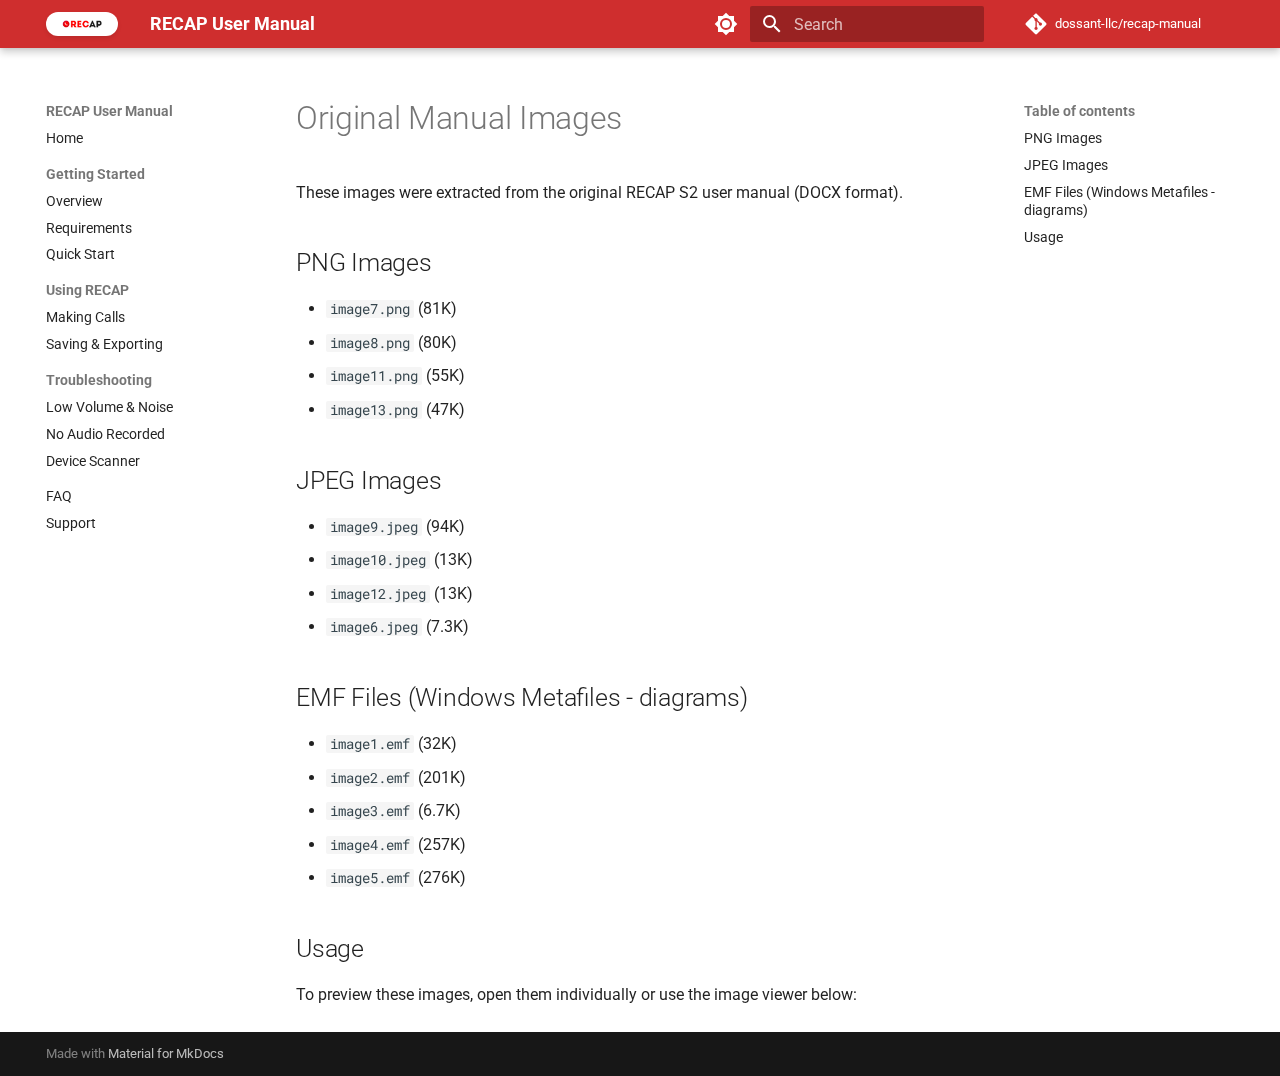
<file: assets/images/original/index.html>
<!doctype html>
<html lang="en" class="no-js">
  <head>
    
      <meta charset="utf-8">
      <meta name="viewport" content="width=device-width,initial-scale=1">
      
      
      
        <link rel="canonical" href="https://dossant-llc.github.io/recap-manual/assets/images/original/">
      
      
      
      
        
      
      
      <link rel="icon" href="../favicon.png">
      <meta name="generator" content="mkdocs-1.6.1, mkdocs-material-9.7.1">
    
    
      
        <title>Original Manual Images - RECAP User Manual</title>
      
    
    
      <link rel="stylesheet" href="../../stylesheets/main.484c7ddc.min.css">
      
        
        <link rel="stylesheet" href="../../stylesheets/palette.ab4e12ef.min.css">
      
      


    
    
      
    
    
      
        
        
        <link rel="preconnect" href="https://fonts.gstatic.com" crossorigin>
        <link rel="stylesheet" href="https://fonts.googleapis.com/css?family=Roboto:300,300i,400,400i,700,700i%7CRoboto+Mono:400,400i,700,700i&display=fallback">
        <style>:root{--md-text-font:"Roboto";--md-code-font:"Roboto Mono"}</style>
      
    
    
      <link rel="stylesheet" href="../../../stylesheets/extra.css">
    
    <script>__md_scope=new URL("../../..",location),__md_hash=e=>[...e].reduce(((e,_)=>(e<<5)-e+_.charCodeAt(0)),0),__md_get=(e,_=localStorage,t=__md_scope)=>JSON.parse(_.getItem(t.pathname+"."+e)),__md_set=(e,_,t=localStorage,a=__md_scope)=>{try{t.setItem(a.pathname+"."+e,JSON.stringify(_))}catch(e){}}</script>
    
      

    
    
  </head>
  
  
    
    
      
    
    
    
    
    <body dir="ltr" data-md-color-scheme="default" data-md-color-primary="red" data-md-color-accent="red">
  
    
    <input class="md-toggle" data-md-toggle="drawer" type="checkbox" id="__drawer" autocomplete="off">
    <input class="md-toggle" data-md-toggle="search" type="checkbox" id="__search" autocomplete="off">
    <label class="md-overlay" for="__drawer"></label>
    <div data-md-component="skip">
      
        
        <a href="#original-manual-images" class="md-skip">
          Skip to content
        </a>
      
    </div>
    <div data-md-component="announce">
      
    </div>
    
    
      

  

<header class="md-header md-header--shadow" data-md-component="header">
  <nav class="md-header__inner md-grid" aria-label="Header">
    <a href="../../.." title="RECAP User Manual" class="md-header__button md-logo" aria-label="RECAP User Manual" data-md-component="logo">
      
  <img src="../recap-logo.png" alt="logo">

    </a>
    <label class="md-header__button md-icon" for="__drawer">
      
      <svg xmlns="http://www.w3.org/2000/svg" viewBox="0 0 24 24"><path d="M3 6h18v2H3zm0 5h18v2H3zm0 5h18v2H3z"/></svg>
    </label>
    <div class="md-header__title" data-md-component="header-title">
      <div class="md-header__ellipsis">
        <div class="md-header__topic">
          <span class="md-ellipsis">
            RECAP User Manual
          </span>
        </div>
        <div class="md-header__topic" data-md-component="header-topic">
          <span class="md-ellipsis">
            
              Original Manual Images
            
          </span>
        </div>
      </div>
    </div>
    
      
        <form class="md-header__option" data-md-component="palette">
  
    
    
    
    <input class="md-option" data-md-color-media="(prefers-color-scheme: light)" data-md-color-scheme="default" data-md-color-primary="red" data-md-color-accent="red"  aria-label="Switch to dark mode"  type="radio" name="__palette" id="__palette_0">
    
      <label class="md-header__button md-icon" title="Switch to dark mode" for="__palette_1" hidden>
        <svg xmlns="http://www.w3.org/2000/svg" viewBox="0 0 24 24"><path d="M12 8a4 4 0 0 0-4 4 4 4 0 0 0 4 4 4 4 0 0 0 4-4 4 4 0 0 0-4-4m0 10a6 6 0 0 1-6-6 6 6 0 0 1 6-6 6 6 0 0 1 6 6 6 6 0 0 1-6 6m8-9.31V4h-4.69L12 .69 8.69 4H4v4.69L.69 12 4 15.31V20h4.69L12 23.31 15.31 20H20v-4.69L23.31 12z"/></svg>
      </label>
    
  
    
    
    
    <input class="md-option" data-md-color-media="(prefers-color-scheme: dark)" data-md-color-scheme="slate" data-md-color-primary="red" data-md-color-accent="red"  aria-label="Switch to light mode"  type="radio" name="__palette" id="__palette_1">
    
      <label class="md-header__button md-icon" title="Switch to light mode" for="__palette_0" hidden>
        <svg xmlns="http://www.w3.org/2000/svg" viewBox="0 0 24 24"><path d="M12 18c-.89 0-1.74-.2-2.5-.55C11.56 16.5 13 14.42 13 12s-1.44-4.5-3.5-5.45C10.26 6.2 11.11 6 12 6a6 6 0 0 1 6 6 6 6 0 0 1-6 6m8-9.31V4h-4.69L12 .69 8.69 4H4v4.69L.69 12 4 15.31V20h4.69L12 23.31 15.31 20H20v-4.69L23.31 12z"/></svg>
      </label>
    
  
</form>
      
    
    
      <script>var palette=__md_get("__palette");if(palette&&palette.color){if("(prefers-color-scheme)"===palette.color.media){var media=matchMedia("(prefers-color-scheme: light)"),input=document.querySelector(media.matches?"[data-md-color-media='(prefers-color-scheme: light)']":"[data-md-color-media='(prefers-color-scheme: dark)']");palette.color.media=input.getAttribute("data-md-color-media"),palette.color.scheme=input.getAttribute("data-md-color-scheme"),palette.color.primary=input.getAttribute("data-md-color-primary"),palette.color.accent=input.getAttribute("data-md-color-accent")}for(var[key,value]of Object.entries(palette.color))document.body.setAttribute("data-md-color-"+key,value)}</script>
    
    
    
      
      
        <label class="md-header__button md-icon" for="__search">
          
          <svg xmlns="http://www.w3.org/2000/svg" viewBox="0 0 24 24"><path d="M9.5 3A6.5 6.5 0 0 1 16 9.5c0 1.61-.59 3.09-1.56 4.23l.27.27h.79l5 5-1.5 1.5-5-5v-.79l-.27-.27A6.52 6.52 0 0 1 9.5 16 6.5 6.5 0 0 1 3 9.5 6.5 6.5 0 0 1 9.5 3m0 2C7 5 5 7 5 9.5S7 14 9.5 14 14 12 14 9.5 12 5 9.5 5"/></svg>
        </label>
        <div class="md-search" data-md-component="search" role="dialog">
  <label class="md-search__overlay" for="__search"></label>
  <div class="md-search__inner" role="search">
    <form class="md-search__form" name="search">
      <input type="text" class="md-search__input" name="query" aria-label="Search" placeholder="Search" autocapitalize="off" autocorrect="off" autocomplete="off" spellcheck="false" data-md-component="search-query" required>
      <label class="md-search__icon md-icon" for="__search">
        
        <svg xmlns="http://www.w3.org/2000/svg" viewBox="0 0 24 24"><path d="M9.5 3A6.5 6.5 0 0 1 16 9.5c0 1.61-.59 3.09-1.56 4.23l.27.27h.79l5 5-1.5 1.5-5-5v-.79l-.27-.27A6.52 6.52 0 0 1 9.5 16 6.5 6.5 0 0 1 3 9.5 6.5 6.5 0 0 1 9.5 3m0 2C7 5 5 7 5 9.5S7 14 9.5 14 14 12 14 9.5 12 5 9.5 5"/></svg>
        
        <svg xmlns="http://www.w3.org/2000/svg" viewBox="0 0 24 24"><path d="M20 11v2H8l5.5 5.5-1.42 1.42L4.16 12l7.92-7.92L13.5 5.5 8 11z"/></svg>
      </label>
      <nav class="md-search__options" aria-label="Search">
        
        <button type="reset" class="md-search__icon md-icon" title="Clear" aria-label="Clear" tabindex="-1">
          
          <svg xmlns="http://www.w3.org/2000/svg" viewBox="0 0 24 24"><path d="M19 6.41 17.59 5 12 10.59 6.41 5 5 6.41 10.59 12 5 17.59 6.41 19 12 13.41 17.59 19 19 17.59 13.41 12z"/></svg>
        </button>
      </nav>
      
        <div class="md-search__suggest" data-md-component="search-suggest"></div>
      
    </form>
    <div class="md-search__output">
      <div class="md-search__scrollwrap" tabindex="0" data-md-scrollfix>
        <div class="md-search-result" data-md-component="search-result">
          <div class="md-search-result__meta">
            Initializing search
          </div>
          <ol class="md-search-result__list" role="presentation"></ol>
        </div>
      </div>
    </div>
  </div>
</div>
      
    
    
      <div class="md-header__source">
        <a href="https://github.com/dossant-llc/recap-manual" title="Go to repository" class="md-source" data-md-component="source">
  <div class="md-source__icon md-icon">
    
    <svg xmlns="http://www.w3.org/2000/svg" viewBox="0 0 448 512"><!--! Font Awesome Free 7.1.0 by @fontawesome - https://fontawesome.com License - https://fontawesome.com/license/free (Icons: CC BY 4.0, Fonts: SIL OFL 1.1, Code: MIT License) Copyright 2025 Fonticons, Inc.--><path d="M439.6 236.1 244 40.5c-5.4-5.5-12.8-8.5-20.4-8.5s-15 3-20.4 8.4L162.5 81l51.5 51.5c27.1-9.1 52.7 16.8 43.4 43.7l49.7 49.7c34.2-11.8 61.2 31 35.5 56.7-26.5 26.5-70.2-2.9-56-37.3L240.3 199v121.9c25.3 12.5 22.3 41.8 9.1 55-6.4 6.4-15.2 10.1-24.3 10.1s-17.8-3.6-24.3-10.1c-17.6-17.6-11.1-46.9 11.2-56v-123c-20.8-8.5-24.6-30.7-18.6-45L142.6 101 8.5 235.1C3 240.6 0 247.9 0 255.5s3 15 8.5 20.4l195.6 195.7c5.4 5.4 12.7 8.4 20.4 8.4s15-3 20.4-8.4l194.7-194.7c5.4-5.4 8.4-12.8 8.4-20.4s-3-15-8.4-20.4"/></svg>
  </div>
  <div class="md-source__repository">
    dossant-llc/recap-manual
  </div>
</a>
      </div>
    
  </nav>
  
</header>
    
    <div class="md-container" data-md-component="container">
      
      
        
          
        
      
      <main class="md-main" data-md-component="main">
        <div class="md-main__inner md-grid">
          
            
              
              <div class="md-sidebar md-sidebar--primary" data-md-component="sidebar" data-md-type="navigation" >
                <div class="md-sidebar__scrollwrap">
                  <div class="md-sidebar__inner">
                    



<nav class="md-nav md-nav--primary" aria-label="Navigation" data-md-level="0">
  <label class="md-nav__title" for="__drawer">
    <a href="../../.." title="RECAP User Manual" class="md-nav__button md-logo" aria-label="RECAP User Manual" data-md-component="logo">
      
  <img src="../recap-logo.png" alt="logo">

    </a>
    RECAP User Manual
  </label>
  
    <div class="md-nav__source">
      <a href="https://github.com/dossant-llc/recap-manual" title="Go to repository" class="md-source" data-md-component="source">
  <div class="md-source__icon md-icon">
    
    <svg xmlns="http://www.w3.org/2000/svg" viewBox="0 0 448 512"><!--! Font Awesome Free 7.1.0 by @fontawesome - https://fontawesome.com License - https://fontawesome.com/license/free (Icons: CC BY 4.0, Fonts: SIL OFL 1.1, Code: MIT License) Copyright 2025 Fonticons, Inc.--><path d="M439.6 236.1 244 40.5c-5.4-5.5-12.8-8.5-20.4-8.5s-15 3-20.4 8.4L162.5 81l51.5 51.5c27.1-9.1 52.7 16.8 43.4 43.7l49.7 49.7c34.2-11.8 61.2 31 35.5 56.7-26.5 26.5-70.2-2.9-56-37.3L240.3 199v121.9c25.3 12.5 22.3 41.8 9.1 55-6.4 6.4-15.2 10.1-24.3 10.1s-17.8-3.6-24.3-10.1c-17.6-17.6-11.1-46.9 11.2-56v-123c-20.8-8.5-24.6-30.7-18.6-45L142.6 101 8.5 235.1C3 240.6 0 247.9 0 255.5s3 15 8.5 20.4l195.6 195.7c5.4 5.4 12.7 8.4 20.4 8.4s15-3 20.4-8.4l194.7-194.7c5.4-5.4 8.4-12.8 8.4-20.4s-3-15-8.4-20.4"/></svg>
  </div>
  <div class="md-source__repository">
    dossant-llc/recap-manual
  </div>
</a>
    </div>
  
  <ul class="md-nav__list" data-md-scrollfix>
    
      
      
  
  
  
  
    <li class="md-nav__item">
      <a href="../../.." class="md-nav__link">
        
  
  
  <span class="md-ellipsis">
    
  
    Home
  

    
  </span>
  
  

      </a>
    </li>
  

    
      
      
  
  
  
  
    
    
    
    
      
        
        
      
    
    
    <li class="md-nav__item md-nav__item--section md-nav__item--nested">
      
        
        
          
        
        <input class="md-nav__toggle md-toggle md-toggle--indeterminate" type="checkbox" id="__nav_2" >
        
          
          <label class="md-nav__link" for="__nav_2" id="__nav_2_label" tabindex="">
            
  
  
  <span class="md-ellipsis">
    
  
    Getting Started
  

    
  </span>
  
  

            <span class="md-nav__icon md-icon"></span>
          </label>
        
        <nav class="md-nav" data-md-level="1" aria-labelledby="__nav_2_label" aria-expanded="false">
          <label class="md-nav__title" for="__nav_2">
            <span class="md-nav__icon md-icon"></span>
            
  
    Getting Started
  

          </label>
          <ul class="md-nav__list" data-md-scrollfix>
            
              
                
  
  
  
  
    <li class="md-nav__item">
      <a href="../../../getting-started/overview/" class="md-nav__link">
        
  
  
  <span class="md-ellipsis">
    
  
    Overview
  

    
  </span>
  
  

      </a>
    </li>
  

              
            
              
                
  
  
  
  
    <li class="md-nav__item">
      <a href="../../../getting-started/requirements/" class="md-nav__link">
        
  
  
  <span class="md-ellipsis">
    
  
    Requirements
  

    
  </span>
  
  

      </a>
    </li>
  

              
            
              
                
  
  
  
  
    <li class="md-nav__item">
      <a href="../../../getting-started/quick-start/" class="md-nav__link">
        
  
  
  <span class="md-ellipsis">
    
  
    Quick Start
  

    
  </span>
  
  

      </a>
    </li>
  

              
            
          </ul>
        </nav>
      
    </li>
  

    
      
      
  
  
  
  
    
    
    
    
      
        
        
      
    
    
    <li class="md-nav__item md-nav__item--section md-nav__item--nested">
      
        
        
          
        
        <input class="md-nav__toggle md-toggle md-toggle--indeterminate" type="checkbox" id="__nav_3" >
        
          
          <label class="md-nav__link" for="__nav_3" id="__nav_3_label" tabindex="">
            
  
  
  <span class="md-ellipsis">
    
  
    Using RECAP
  

    
  </span>
  
  

            <span class="md-nav__icon md-icon"></span>
          </label>
        
        <nav class="md-nav" data-md-level="1" aria-labelledby="__nav_3_label" aria-expanded="false">
          <label class="md-nav__title" for="__nav_3">
            <span class="md-nav__icon md-icon"></span>
            
  
    Using RECAP
  

          </label>
          <ul class="md-nav__list" data-md-scrollfix>
            
              
                
  
  
  
  
    <li class="md-nav__item">
      <a href="../../../using-recap/making-calls/" class="md-nav__link">
        
  
  
  <span class="md-ellipsis">
    
  
    Making Calls
  

    
  </span>
  
  

      </a>
    </li>
  

              
            
              
                
  
  
  
  
    <li class="md-nav__item">
      <a href="../../../using-recap/saving-exporting/" class="md-nav__link">
        
  
  
  <span class="md-ellipsis">
    
  
    Saving & Exporting
  

    
  </span>
  
  

      </a>
    </li>
  

              
            
          </ul>
        </nav>
      
    </li>
  

    
      
      
  
  
  
  
    
    
    
    
      
        
        
      
    
    
    <li class="md-nav__item md-nav__item--section md-nav__item--nested">
      
        
        
          
        
        <input class="md-nav__toggle md-toggle md-toggle--indeterminate" type="checkbox" id="__nav_4" >
        
          
          <label class="md-nav__link" for="__nav_4" id="__nav_4_label" tabindex="">
            
  
  
  <span class="md-ellipsis">
    
  
    Troubleshooting
  

    
  </span>
  
  

            <span class="md-nav__icon md-icon"></span>
          </label>
        
        <nav class="md-nav" data-md-level="1" aria-labelledby="__nav_4_label" aria-expanded="false">
          <label class="md-nav__title" for="__nav_4">
            <span class="md-nav__icon md-icon"></span>
            
  
    Troubleshooting
  

          </label>
          <ul class="md-nav__list" data-md-scrollfix>
            
              
                
  
  
  
  
    <li class="md-nav__item">
      <a href="../../../troubleshooting/low-volume-noise/" class="md-nav__link">
        
  
  
  <span class="md-ellipsis">
    
  
    Low Volume & Noise
  

    
  </span>
  
  

      </a>
    </li>
  

              
            
              
                
  
  
  
  
    <li class="md-nav__item">
      <a href="../../../troubleshooting/no-audio/" class="md-nav__link">
        
  
  
  <span class="md-ellipsis">
    
  
    No Audio Recorded
  

    
  </span>
  
  

      </a>
    </li>
  

              
            
              
                
  
  
  
  
    <li class="md-nav__item">
      <a href="../../../troubleshooting/device-scanner/" class="md-nav__link">
        
  
  
  <span class="md-ellipsis">
    
  
    Device Scanner
  

    
  </span>
  
  

      </a>
    </li>
  

              
            
          </ul>
        </nav>
      
    </li>
  

    
      
      
  
  
  
  
    <li class="md-nav__item">
      <a href="../../../faq/" class="md-nav__link">
        
  
  
  <span class="md-ellipsis">
    
  
    FAQ
  

    
  </span>
  
  

      </a>
    </li>
  

    
      
      
  
  
  
  
    <li class="md-nav__item">
      <a href="../../../support/" class="md-nav__link">
        
  
  
  <span class="md-ellipsis">
    
  
    Support
  

    
  </span>
  
  

      </a>
    </li>
  

    
  </ul>
</nav>
                  </div>
                </div>
              </div>
            
            
              
              <div class="md-sidebar md-sidebar--secondary" data-md-component="sidebar" data-md-type="toc" >
                <div class="md-sidebar__scrollwrap">
                  <div class="md-sidebar__inner">
                    

<nav class="md-nav md-nav--secondary" aria-label="Table of contents">
  
  
  
    
  
  
    <label class="md-nav__title" for="__toc">
      <span class="md-nav__icon md-icon"></span>
      Table of contents
    </label>
    <ul class="md-nav__list" data-md-component="toc" data-md-scrollfix>
      
        <li class="md-nav__item">
  <a href="#png-images" class="md-nav__link">
    <span class="md-ellipsis">
      
        PNG Images
      
    </span>
  </a>
  
</li>
      
        <li class="md-nav__item">
  <a href="#jpeg-images" class="md-nav__link">
    <span class="md-ellipsis">
      
        JPEG Images
      
    </span>
  </a>
  
</li>
      
        <li class="md-nav__item">
  <a href="#emf-files-windows-metafiles-diagrams" class="md-nav__link">
    <span class="md-ellipsis">
      
        EMF Files (Windows Metafiles - diagrams)
      
    </span>
  </a>
  
</li>
      
        <li class="md-nav__item">
  <a href="#usage" class="md-nav__link">
    <span class="md-ellipsis">
      
        Usage
      
    </span>
  </a>
  
</li>
      
    </ul>
  
</nav>
                  </div>
                </div>
              </div>
            
          
          
            <div class="md-content" data-md-component="content">
              
              <article class="md-content__inner md-typeset">
                
                  


  
  


<h1 id="original-manual-images">Original Manual Images</h1>
<p>These images were extracted from the original RECAP S2 user manual (DOCX format).</p>
<h2 id="png-images">PNG Images</h2>
<ul>
<li><code>image7.png</code> (81K)</li>
<li><code>image8.png</code> (80K)</li>
<li><code>image11.png</code> (55K)</li>
<li><code>image13.png</code> (47K)</li>
</ul>
<h2 id="jpeg-images">JPEG Images</h2>
<ul>
<li><code>image9.jpeg</code> (94K)</li>
<li><code>image10.jpeg</code> (13K)</li>
<li><code>image12.jpeg</code> (13K)</li>
<li><code>image6.jpeg</code> (7.3K)</li>
</ul>
<h2 id="emf-files-windows-metafiles-diagrams">EMF Files (Windows Metafiles - diagrams)</h2>
<ul>
<li><code>image1.emf</code> (32K)</li>
<li><code>image2.emf</code> (201K)</li>
<li><code>image3.emf</code> (6.7K)</li>
<li><code>image4.emf</code> (257K)</li>
<li><code>image5.emf</code> (276K)</li>
</ul>
<h2 id="usage">Usage</h2>
<p>To preview these images, open them individually or use the image viewer below:</p>












                
              </article>
            </div>
          
          
<script>var target=document.getElementById(location.hash.slice(1));target&&target.name&&(target.checked=target.name.startsWith("__tabbed_"))</script>
        </div>
        
      </main>
      
        <footer class="md-footer">
  
  <div class="md-footer-meta md-typeset">
    <div class="md-footer-meta__inner md-grid">
      <div class="md-copyright">
  
  
    Made with
    <a href="https://squidfunk.github.io/mkdocs-material/" target="_blank" rel="noopener">
      Material for MkDocs
    </a>
  
</div>
      
    </div>
  </div>
</footer>
      
    </div>
    <div class="md-dialog" data-md-component="dialog">
      <div class="md-dialog__inner md-typeset"></div>
    </div>
    
    
    
      
      
      <script id="__config" type="application/json">{"annotate": null, "base": "../../..", "features": ["navigation.instant", "navigation.sections", "navigation.expand", "search.highlight", "search.suggest"], "search": "../../javascripts/workers/search.2c215733.min.js", "tags": null, "translations": {"clipboard.copied": "Copied to clipboard", "clipboard.copy": "Copy to clipboard", "search.result.more.one": "1 more on this page", "search.result.more.other": "# more on this page", "search.result.none": "No matching documents", "search.result.one": "1 matching document", "search.result.other": "# matching documents", "search.result.placeholder": "Type to start searching", "search.result.term.missing": "Missing", "select.version": "Select version"}, "version": null}</script>
    
    
      <script src="../../javascripts/bundle.79ae519e.min.js"></script>
      
    
  </body>
</html>
</file>
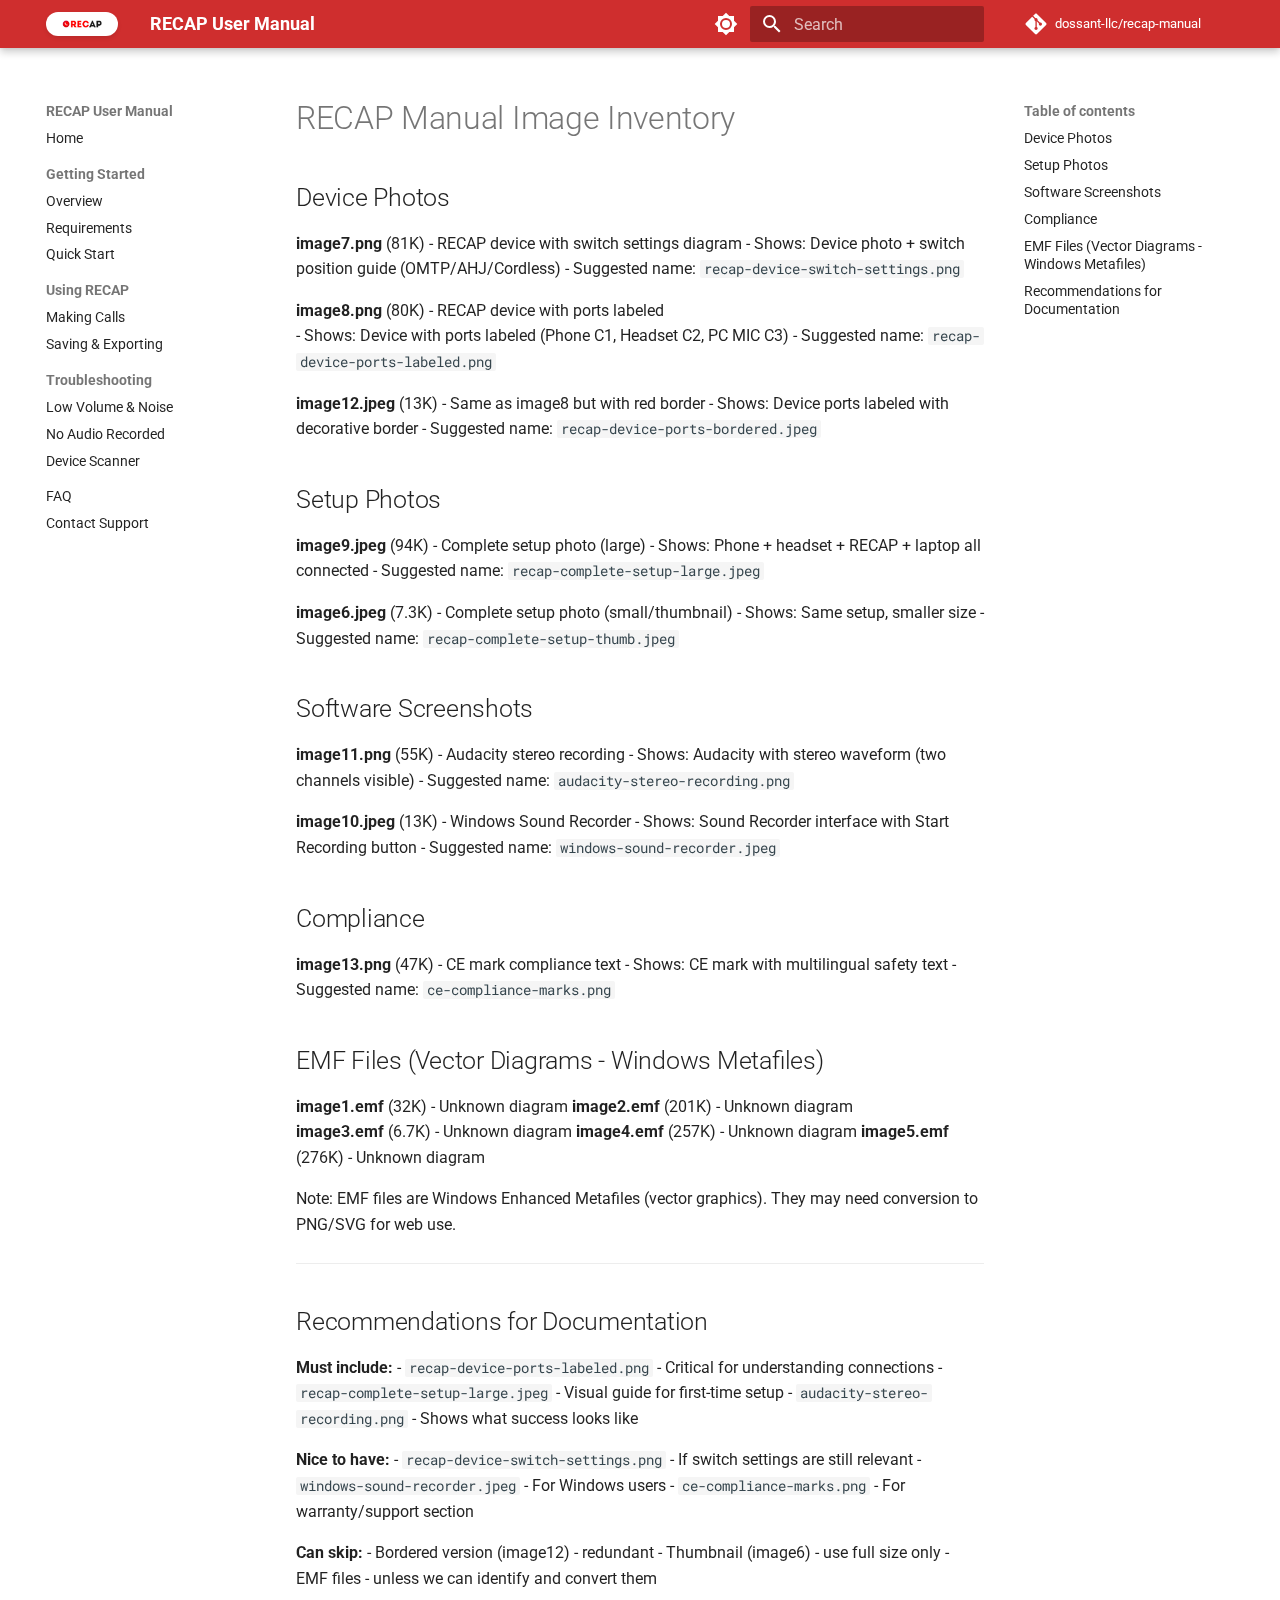
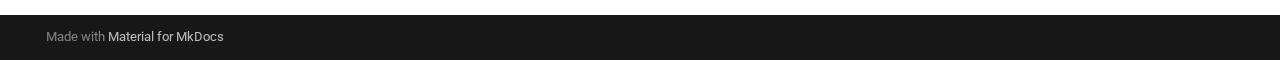
<file: assets/images/original/_INVENTORY/index.html>
<!doctype html>
<html lang="en" class="no-js">
  <head>
    
      <meta charset="utf-8">
      <meta name="viewport" content="width=device-width,initial-scale=1">
      
      
      
        <link rel="canonical" href="https://dossant-llc.github.io/recap-manual/assets/images/original/_INVENTORY/">
      
      
      
      
        
      
      
      <link rel="icon" href="../../favicon.png">
      <meta name="generator" content="mkdocs-1.6.1, mkdocs-material-9.7.1">
    
    
      
        <title>RECAP Manual Image Inventory - RECAP User Manual</title>
      
    
    
      <link rel="stylesheet" href="../../../stylesheets/main.484c7ddc.min.css">
      
        
        <link rel="stylesheet" href="../../../stylesheets/palette.ab4e12ef.min.css">
      
      


    
    
      
    
    
      
        
        
        <link rel="preconnect" href="https://fonts.gstatic.com" crossorigin>
        <link rel="stylesheet" href="https://fonts.googleapis.com/css?family=Roboto:300,300i,400,400i,700,700i%7CRoboto+Mono:400,400i,700,700i&display=fallback">
        <style>:root{--md-text-font:"Roboto";--md-code-font:"Roboto Mono"}</style>
      
    
    
      <link rel="stylesheet" href="../../../../stylesheets/extra.css">
    
    <script>__md_scope=new URL("../../../..",location),__md_hash=e=>[...e].reduce(((e,_)=>(e<<5)-e+_.charCodeAt(0)),0),__md_get=(e,_=localStorage,t=__md_scope)=>JSON.parse(_.getItem(t.pathname+"."+e)),__md_set=(e,_,t=localStorage,a=__md_scope)=>{try{t.setItem(a.pathname+"."+e,JSON.stringify(_))}catch(e){}}</script>
    
      

    
    
  </head>
  
  
    
    
      
    
    
    
    
    <body dir="ltr" data-md-color-scheme="default" data-md-color-primary="red" data-md-color-accent="red">
  
    
    <input class="md-toggle" data-md-toggle="drawer" type="checkbox" id="__drawer" autocomplete="off">
    <input class="md-toggle" data-md-toggle="search" type="checkbox" id="__search" autocomplete="off">
    <label class="md-overlay" for="__drawer"></label>
    <div data-md-component="skip">
      
        
        <a href="#recap-manual-image-inventory" class="md-skip">
          Skip to content
        </a>
      
    </div>
    <div data-md-component="announce">
      
    </div>
    
    
      

  

<header class="md-header md-header--shadow" data-md-component="header">
  <nav class="md-header__inner md-grid" aria-label="Header">
    <a href="../../../.." title="RECAP User Manual" class="md-header__button md-logo" aria-label="RECAP User Manual" data-md-component="logo">
      
  <img src="../../recap-logo.png" alt="logo">

    </a>
    <label class="md-header__button md-icon" for="__drawer">
      
      <svg xmlns="http://www.w3.org/2000/svg" viewBox="0 0 24 24"><path d="M3 6h18v2H3zm0 5h18v2H3zm0 5h18v2H3z"/></svg>
    </label>
    <div class="md-header__title" data-md-component="header-title">
      <div class="md-header__ellipsis">
        <div class="md-header__topic">
          <span class="md-ellipsis">
            RECAP User Manual
          </span>
        </div>
        <div class="md-header__topic" data-md-component="header-topic">
          <span class="md-ellipsis">
            
              RECAP Manual Image Inventory
            
          </span>
        </div>
      </div>
    </div>
    
      
        <form class="md-header__option" data-md-component="palette">
  
    
    
    
    <input class="md-option" data-md-color-media="(prefers-color-scheme: light)" data-md-color-scheme="default" data-md-color-primary="red" data-md-color-accent="red"  aria-label="Switch to dark mode"  type="radio" name="__palette" id="__palette_0">
    
      <label class="md-header__button md-icon" title="Switch to dark mode" for="__palette_1" hidden>
        <svg xmlns="http://www.w3.org/2000/svg" viewBox="0 0 24 24"><path d="M12 8a4 4 0 0 0-4 4 4 4 0 0 0 4 4 4 4 0 0 0 4-4 4 4 0 0 0-4-4m0 10a6 6 0 0 1-6-6 6 6 0 0 1 6-6 6 6 0 0 1 6 6 6 6 0 0 1-6 6m8-9.31V4h-4.69L12 .69 8.69 4H4v4.69L.69 12 4 15.31V20h4.69L12 23.31 15.31 20H20v-4.69L23.31 12z"/></svg>
      </label>
    
  
    
    
    
    <input class="md-option" data-md-color-media="(prefers-color-scheme: dark)" data-md-color-scheme="slate" data-md-color-primary="red" data-md-color-accent="red"  aria-label="Switch to light mode"  type="radio" name="__palette" id="__palette_1">
    
      <label class="md-header__button md-icon" title="Switch to light mode" for="__palette_0" hidden>
        <svg xmlns="http://www.w3.org/2000/svg" viewBox="0 0 24 24"><path d="M12 18c-.89 0-1.74-.2-2.5-.55C11.56 16.5 13 14.42 13 12s-1.44-4.5-3.5-5.45C10.26 6.2 11.11 6 12 6a6 6 0 0 1 6 6 6 6 0 0 1-6 6m8-9.31V4h-4.69L12 .69 8.69 4H4v4.69L.69 12 4 15.31V20h4.69L12 23.31 15.31 20H20v-4.69L23.31 12z"/></svg>
      </label>
    
  
</form>
      
    
    
      <script>var palette=__md_get("__palette");if(palette&&palette.color){if("(prefers-color-scheme)"===palette.color.media){var media=matchMedia("(prefers-color-scheme: light)"),input=document.querySelector(media.matches?"[data-md-color-media='(prefers-color-scheme: light)']":"[data-md-color-media='(prefers-color-scheme: dark)']");palette.color.media=input.getAttribute("data-md-color-media"),palette.color.scheme=input.getAttribute("data-md-color-scheme"),palette.color.primary=input.getAttribute("data-md-color-primary"),palette.color.accent=input.getAttribute("data-md-color-accent")}for(var[key,value]of Object.entries(palette.color))document.body.setAttribute("data-md-color-"+key,value)}</script>
    
    
    
      
      
        <label class="md-header__button md-icon" for="__search">
          
          <svg xmlns="http://www.w3.org/2000/svg" viewBox="0 0 24 24"><path d="M9.5 3A6.5 6.5 0 0 1 16 9.5c0 1.61-.59 3.09-1.56 4.23l.27.27h.79l5 5-1.5 1.5-5-5v-.79l-.27-.27A6.52 6.52 0 0 1 9.5 16 6.5 6.5 0 0 1 3 9.5 6.5 6.5 0 0 1 9.5 3m0 2C7 5 5 7 5 9.5S7 14 9.5 14 14 12 14 9.5 12 5 9.5 5"/></svg>
        </label>
        <div class="md-search" data-md-component="search" role="dialog">
  <label class="md-search__overlay" for="__search"></label>
  <div class="md-search__inner" role="search">
    <form class="md-search__form" name="search">
      <input type="text" class="md-search__input" name="query" aria-label="Search" placeholder="Search" autocapitalize="off" autocorrect="off" autocomplete="off" spellcheck="false" data-md-component="search-query" required>
      <label class="md-search__icon md-icon" for="__search">
        
        <svg xmlns="http://www.w3.org/2000/svg" viewBox="0 0 24 24"><path d="M9.5 3A6.5 6.5 0 0 1 16 9.5c0 1.61-.59 3.09-1.56 4.23l.27.27h.79l5 5-1.5 1.5-5-5v-.79l-.27-.27A6.52 6.52 0 0 1 9.5 16 6.5 6.5 0 0 1 3 9.5 6.5 6.5 0 0 1 9.5 3m0 2C7 5 5 7 5 9.5S7 14 9.5 14 14 12 14 9.5 12 5 9.5 5"/></svg>
        
        <svg xmlns="http://www.w3.org/2000/svg" viewBox="0 0 24 24"><path d="M20 11v2H8l5.5 5.5-1.42 1.42L4.16 12l7.92-7.92L13.5 5.5 8 11z"/></svg>
      </label>
      <nav class="md-search__options" aria-label="Search">
        
        <button type="reset" class="md-search__icon md-icon" title="Clear" aria-label="Clear" tabindex="-1">
          
          <svg xmlns="http://www.w3.org/2000/svg" viewBox="0 0 24 24"><path d="M19 6.41 17.59 5 12 10.59 6.41 5 5 6.41 10.59 12 5 17.59 6.41 19 12 13.41 17.59 19 19 17.59 13.41 12z"/></svg>
        </button>
      </nav>
      
        <div class="md-search__suggest" data-md-component="search-suggest"></div>
      
    </form>
    <div class="md-search__output">
      <div class="md-search__scrollwrap" tabindex="0" data-md-scrollfix>
        <div class="md-search-result" data-md-component="search-result">
          <div class="md-search-result__meta">
            Initializing search
          </div>
          <ol class="md-search-result__list" role="presentation"></ol>
        </div>
      </div>
    </div>
  </div>
</div>
      
    
    
      <div class="md-header__source">
        <a href="https://github.com/dossant-llc/recap-manual" title="Go to repository" class="md-source" data-md-component="source">
  <div class="md-source__icon md-icon">
    
    <svg xmlns="http://www.w3.org/2000/svg" viewBox="0 0 448 512"><!--! Font Awesome Free 7.1.0 by @fontawesome - https://fontawesome.com License - https://fontawesome.com/license/free (Icons: CC BY 4.0, Fonts: SIL OFL 1.1, Code: MIT License) Copyright 2025 Fonticons, Inc.--><path d="M439.6 236.1 244 40.5c-5.4-5.5-12.8-8.5-20.4-8.5s-15 3-20.4 8.4L162.5 81l51.5 51.5c27.1-9.1 52.7 16.8 43.4 43.7l49.7 49.7c34.2-11.8 61.2 31 35.5 56.7-26.5 26.5-70.2-2.9-56-37.3L240.3 199v121.9c25.3 12.5 22.3 41.8 9.1 55-6.4 6.4-15.2 10.1-24.3 10.1s-17.8-3.6-24.3-10.1c-17.6-17.6-11.1-46.9 11.2-56v-123c-20.8-8.5-24.6-30.7-18.6-45L142.6 101 8.5 235.1C3 240.6 0 247.9 0 255.5s3 15 8.5 20.4l195.6 195.7c5.4 5.4 12.7 8.4 20.4 8.4s15-3 20.4-8.4l194.7-194.7c5.4-5.4 8.4-12.8 8.4-20.4s-3-15-8.4-20.4"/></svg>
  </div>
  <div class="md-source__repository">
    dossant-llc/recap-manual
  </div>
</a>
      </div>
    
  </nav>
  
</header>
    
    <div class="md-container" data-md-component="container">
      
      
        
          
        
      
      <main class="md-main" data-md-component="main">
        <div class="md-main__inner md-grid">
          
            
              
              <div class="md-sidebar md-sidebar--primary" data-md-component="sidebar" data-md-type="navigation" >
                <div class="md-sidebar__scrollwrap">
                  <div class="md-sidebar__inner">
                    



<nav class="md-nav md-nav--primary" aria-label="Navigation" data-md-level="0">
  <label class="md-nav__title" for="__drawer">
    <a href="../../../.." title="RECAP User Manual" class="md-nav__button md-logo" aria-label="RECAP User Manual" data-md-component="logo">
      
  <img src="../../recap-logo.png" alt="logo">

    </a>
    RECAP User Manual
  </label>
  
    <div class="md-nav__source">
      <a href="https://github.com/dossant-llc/recap-manual" title="Go to repository" class="md-source" data-md-component="source">
  <div class="md-source__icon md-icon">
    
    <svg xmlns="http://www.w3.org/2000/svg" viewBox="0 0 448 512"><!--! Font Awesome Free 7.1.0 by @fontawesome - https://fontawesome.com License - https://fontawesome.com/license/free (Icons: CC BY 4.0, Fonts: SIL OFL 1.1, Code: MIT License) Copyright 2025 Fonticons, Inc.--><path d="M439.6 236.1 244 40.5c-5.4-5.5-12.8-8.5-20.4-8.5s-15 3-20.4 8.4L162.5 81l51.5 51.5c27.1-9.1 52.7 16.8 43.4 43.7l49.7 49.7c34.2-11.8 61.2 31 35.5 56.7-26.5 26.5-70.2-2.9-56-37.3L240.3 199v121.9c25.3 12.5 22.3 41.8 9.1 55-6.4 6.4-15.2 10.1-24.3 10.1s-17.8-3.6-24.3-10.1c-17.6-17.6-11.1-46.9 11.2-56v-123c-20.8-8.5-24.6-30.7-18.6-45L142.6 101 8.5 235.1C3 240.6 0 247.9 0 255.5s3 15 8.5 20.4l195.6 195.7c5.4 5.4 12.7 8.4 20.4 8.4s15-3 20.4-8.4l194.7-194.7c5.4-5.4 8.4-12.8 8.4-20.4s-3-15-8.4-20.4"/></svg>
  </div>
  <div class="md-source__repository">
    dossant-llc/recap-manual
  </div>
</a>
    </div>
  
  <ul class="md-nav__list" data-md-scrollfix>
    
      
      
  
  
  
  
    <li class="md-nav__item">
      <a href="../../../.." class="md-nav__link">
        
  
  
  <span class="md-ellipsis">
    
  
    Home
  

    
  </span>
  
  

      </a>
    </li>
  

    
      
      
  
  
  
  
    
    
    
    
      
        
        
      
    
    
    <li class="md-nav__item md-nav__item--section md-nav__item--nested">
      
        
        
          
        
        <input class="md-nav__toggle md-toggle md-toggle--indeterminate" type="checkbox" id="__nav_2" >
        
          
          <label class="md-nav__link" for="__nav_2" id="__nav_2_label" tabindex="">
            
  
  
  <span class="md-ellipsis">
    
  
    Getting Started
  

    
  </span>
  
  

            <span class="md-nav__icon md-icon"></span>
          </label>
        
        <nav class="md-nav" data-md-level="1" aria-labelledby="__nav_2_label" aria-expanded="false">
          <label class="md-nav__title" for="__nav_2">
            <span class="md-nav__icon md-icon"></span>
            
  
    Getting Started
  

          </label>
          <ul class="md-nav__list" data-md-scrollfix>
            
              
                
  
  
  
  
    <li class="md-nav__item">
      <a href="../../../../getting-started/overview/" class="md-nav__link">
        
  
  
  <span class="md-ellipsis">
    
  
    Overview
  

    
  </span>
  
  

      </a>
    </li>
  

              
            
              
                
  
  
  
  
    <li class="md-nav__item">
      <a href="../../../../getting-started/requirements/" class="md-nav__link">
        
  
  
  <span class="md-ellipsis">
    
  
    Requirements
  

    
  </span>
  
  

      </a>
    </li>
  

              
            
              
                
  
  
  
  
    <li class="md-nav__item">
      <a href="../../../../getting-started/quick-start/" class="md-nav__link">
        
  
  
  <span class="md-ellipsis">
    
  
    Quick Start
  

    
  </span>
  
  

      </a>
    </li>
  

              
            
          </ul>
        </nav>
      
    </li>
  

    
      
      
  
  
  
  
    
    
    
    
      
        
        
      
    
    
    <li class="md-nav__item md-nav__item--section md-nav__item--nested">
      
        
        
          
        
        <input class="md-nav__toggle md-toggle md-toggle--indeterminate" type="checkbox" id="__nav_3" >
        
          
          <label class="md-nav__link" for="__nav_3" id="__nav_3_label" tabindex="">
            
  
  
  <span class="md-ellipsis">
    
  
    Using RECAP
  

    
  </span>
  
  

            <span class="md-nav__icon md-icon"></span>
          </label>
        
        <nav class="md-nav" data-md-level="1" aria-labelledby="__nav_3_label" aria-expanded="false">
          <label class="md-nav__title" for="__nav_3">
            <span class="md-nav__icon md-icon"></span>
            
  
    Using RECAP
  

          </label>
          <ul class="md-nav__list" data-md-scrollfix>
            
              
                
  
  
  
  
    <li class="md-nav__item">
      <a href="../../../../using-recap/making-calls/" class="md-nav__link">
        
  
  
  <span class="md-ellipsis">
    
  
    Making Calls
  

    
  </span>
  
  

      </a>
    </li>
  

              
            
              
                
  
  
  
  
    <li class="md-nav__item">
      <a href="../../../../using-recap/saving-exporting/" class="md-nav__link">
        
  
  
  <span class="md-ellipsis">
    
  
    Saving & Exporting
  

    
  </span>
  
  

      </a>
    </li>
  

              
            
          </ul>
        </nav>
      
    </li>
  

    
      
      
  
  
  
  
    
    
    
    
      
        
        
      
    
    
    <li class="md-nav__item md-nav__item--section md-nav__item--nested">
      
        
        
          
        
        <input class="md-nav__toggle md-toggle md-toggle--indeterminate" type="checkbox" id="__nav_4" >
        
          
          <label class="md-nav__link" for="__nav_4" id="__nav_4_label" tabindex="">
            
  
  
  <span class="md-ellipsis">
    
  
    Troubleshooting
  

    
  </span>
  
  

            <span class="md-nav__icon md-icon"></span>
          </label>
        
        <nav class="md-nav" data-md-level="1" aria-labelledby="__nav_4_label" aria-expanded="false">
          <label class="md-nav__title" for="__nav_4">
            <span class="md-nav__icon md-icon"></span>
            
  
    Troubleshooting
  

          </label>
          <ul class="md-nav__list" data-md-scrollfix>
            
              
                
  
  
  
  
    <li class="md-nav__item">
      <a href="../../../../troubleshooting/low-volume-noise/" class="md-nav__link">
        
  
  
  <span class="md-ellipsis">
    
  
    Low Volume & Noise
  

    
  </span>
  
  

      </a>
    </li>
  

              
            
              
                
  
  
  
  
    <li class="md-nav__item">
      <a href="../../../../troubleshooting/no-audio/" class="md-nav__link">
        
  
  
  <span class="md-ellipsis">
    
  
    No Audio Recorded
  

    
  </span>
  
  

      </a>
    </li>
  

              
            
              
                
  
  
  
  
    <li class="md-nav__item">
      <a href="../../../../troubleshooting/device-scanner/" class="md-nav__link">
        
  
  
  <span class="md-ellipsis">
    
  
    Device Scanner
  

    
  </span>
  
  

      </a>
    </li>
  

              
            
          </ul>
        </nav>
      
    </li>
  

    
      
      
  
  
  
  
    <li class="md-nav__item">
      <a href="../../../../faq/" class="md-nav__link">
        
  
  
  <span class="md-ellipsis">
    
  
    FAQ
  

    
  </span>
  
  

      </a>
    </li>
  

    
      
      
  
  
  
  
    <li class="md-nav__item">
      <a href="../../../../support/" class="md-nav__link">
        
  
  
  <span class="md-ellipsis">
    
  
    Contact Support
  

    
  </span>
  
  

      </a>
    </li>
  

    
  </ul>
</nav>
                  </div>
                </div>
              </div>
            
            
              
              <div class="md-sidebar md-sidebar--secondary" data-md-component="sidebar" data-md-type="toc" >
                <div class="md-sidebar__scrollwrap">
                  <div class="md-sidebar__inner">
                    

<nav class="md-nav md-nav--secondary" aria-label="Table of contents">
  
  
  
    
  
  
    <label class="md-nav__title" for="__toc">
      <span class="md-nav__icon md-icon"></span>
      Table of contents
    </label>
    <ul class="md-nav__list" data-md-component="toc" data-md-scrollfix>
      
        <li class="md-nav__item">
  <a href="#device-photos" class="md-nav__link">
    <span class="md-ellipsis">
      
        Device Photos
      
    </span>
  </a>
  
</li>
      
        <li class="md-nav__item">
  <a href="#setup-photos" class="md-nav__link">
    <span class="md-ellipsis">
      
        Setup Photos
      
    </span>
  </a>
  
</li>
      
        <li class="md-nav__item">
  <a href="#software-screenshots" class="md-nav__link">
    <span class="md-ellipsis">
      
        Software Screenshots
      
    </span>
  </a>
  
</li>
      
        <li class="md-nav__item">
  <a href="#compliance" class="md-nav__link">
    <span class="md-ellipsis">
      
        Compliance
      
    </span>
  </a>
  
</li>
      
        <li class="md-nav__item">
  <a href="#emf-files-vector-diagrams-windows-metafiles" class="md-nav__link">
    <span class="md-ellipsis">
      
        EMF Files (Vector Diagrams - Windows Metafiles)
      
    </span>
  </a>
  
</li>
      
        <li class="md-nav__item">
  <a href="#recommendations-for-documentation" class="md-nav__link">
    <span class="md-ellipsis">
      
        Recommendations for Documentation
      
    </span>
  </a>
  
</li>
      
    </ul>
  
</nav>
                  </div>
                </div>
              </div>
            
          
          
            <div class="md-content" data-md-component="content">
              
              <article class="md-content__inner md-typeset">
                
                  


  
  


<h1 id="recap-manual-image-inventory">RECAP Manual Image Inventory</h1>
<h2 id="device-photos">Device Photos</h2>
<p><strong>image7.png</strong> (81K) - RECAP device with switch settings diagram
- Shows: Device photo + switch position guide (OMTP/AHJ/Cordless)
- Suggested name: <code>recap-device-switch-settings.png</code></p>
<p><strong>image8.png</strong> (80K) - RECAP device with ports labeled<br />
- Shows: Device with ports labeled (Phone C1, Headset C2, PC MIC C3)
- Suggested name: <code>recap-device-ports-labeled.png</code></p>
<p><strong>image12.jpeg</strong> (13K) - Same as image8 but with red border
- Shows: Device ports labeled with decorative border
- Suggested name: <code>recap-device-ports-bordered.jpeg</code></p>
<h2 id="setup-photos">Setup Photos</h2>
<p><strong>image9.jpeg</strong> (94K) - Complete setup photo (large)
- Shows: Phone + headset + RECAP + laptop all connected
- Suggested name: <code>recap-complete-setup-large.jpeg</code></p>
<p><strong>image6.jpeg</strong> (7.3K) - Complete setup photo (small/thumbnail)
- Shows: Same setup, smaller size
- Suggested name: <code>recap-complete-setup-thumb.jpeg</code></p>
<h2 id="software-screenshots">Software Screenshots</h2>
<p><strong>image11.png</strong> (55K) - Audacity stereo recording
- Shows: Audacity with stereo waveform (two channels visible)
- Suggested name: <code>audacity-stereo-recording.png</code></p>
<p><strong>image10.jpeg</strong> (13K) - Windows Sound Recorder
- Shows: Sound Recorder interface with Start Recording button
- Suggested name: <code>windows-sound-recorder.jpeg</code></p>
<h2 id="compliance">Compliance</h2>
<p><strong>image13.png</strong> (47K) - CE mark compliance text
- Shows: CE mark with multilingual safety text
- Suggested name: <code>ce-compliance-marks.png</code></p>
<h2 id="emf-files-vector-diagrams-windows-metafiles">EMF Files (Vector Diagrams - Windows Metafiles)</h2>
<p><strong>image1.emf</strong> (32K) - Unknown diagram
<strong>image2.emf</strong> (201K) - Unknown diagram<br />
<strong>image3.emf</strong> (6.7K) - Unknown diagram
<strong>image4.emf</strong> (257K) - Unknown diagram
<strong>image5.emf</strong> (276K) - Unknown diagram</p>
<p>Note: EMF files are Windows Enhanced Metafiles (vector graphics). 
They may need conversion to PNG/SVG for web use.</p>
<hr />
<h2 id="recommendations-for-documentation">Recommendations for Documentation</h2>
<p><strong>Must include:</strong>
- <code>recap-device-ports-labeled.png</code> - Critical for understanding connections
- <code>recap-complete-setup-large.jpeg</code> - Visual guide for first-time setup
- <code>audacity-stereo-recording.png</code> - Shows what success looks like</p>
<p><strong>Nice to have:</strong>
- <code>recap-device-switch-settings.png</code> - If switch settings are still relevant
- <code>windows-sound-recorder.jpeg</code> - For Windows users
- <code>ce-compliance-marks.png</code> - For warranty/support section</p>
<p><strong>Can skip:</strong>
- Bordered version (image12) - redundant
- Thumbnail (image6) - use full size only
- EMF files - unless we can identify and convert them</p>












                
              </article>
            </div>
          
          
<script>var target=document.getElementById(location.hash.slice(1));target&&target.name&&(target.checked=target.name.startsWith("__tabbed_"))</script>
        </div>
        
      </main>
      
        <footer class="md-footer">
  
  <div class="md-footer-meta md-typeset">
    <div class="md-footer-meta__inner md-grid">
      <div class="md-copyright">
  
  
    Made with
    <a href="https://squidfunk.github.io/mkdocs-material/" target="_blank" rel="noopener">
      Material for MkDocs
    </a>
  
</div>
      
    </div>
  </div>
</footer>
      
    </div>
    <div class="md-dialog" data-md-component="dialog">
      <div class="md-dialog__inner md-typeset"></div>
    </div>
    
    
    
      
      
      <script id="__config" type="application/json">{"annotate": null, "base": "../../../..", "features": ["navigation.instant", "navigation.sections", "navigation.expand", "search.highlight", "search.suggest"], "search": "../../../javascripts/workers/search.2c215733.min.js", "tags": null, "translations": {"clipboard.copied": "Copied to clipboard", "clipboard.copy": "Copy to clipboard", "search.result.more.one": "1 more on this page", "search.result.more.other": "# more on this page", "search.result.none": "No matching documents", "search.result.one": "1 matching document", "search.result.other": "# matching documents", "search.result.placeholder": "Type to start searching", "search.result.term.missing": "Missing", "select.version": "Select version"}, "version": null}</script>
    
    
      <script src="../../../javascripts/bundle.79ae519e.min.js"></script>
      
    
  </body>
</html>
</file>
<file: stylesheets/extra.css>
/* RECAP Brand Colors */
:root {
  --md-primary-fg-color: #cf2e2e;
  --md-primary-fg-color--light: #e04545;
  --md-primary-fg-color--dark: #b82626;
  --md-accent-fg-color: #cf2e2e;
}

/* Dark mode */
[data-md-color-scheme="slate"] {
  --md-primary-fg-color: #cf2e2e;
  --md-primary-fg-color--light: #e04545;
  --md-primary-fg-color--dark: #b82626;
  --md-accent-fg-color: #cf2e2e;
}

/* Additional RECAP styling */
.md-header {
  background-color: #cf2e2e;
}

.md-tabs {
  background-color: #cf2e2e;
}

/* Logo with white pill background */
.md-logo img {
  background-color: white;
  padding: 8px 16px;
  border-radius: 25px;
  box-shadow: 0 2px 4px rgba(0, 0, 0, 0.1);
}
</file>
<file: assets/stylesheets/main.618322db.min.css>
@charset "UTF-8";html{-webkit-text-size-adjust:none;-moz-text-size-adjust:none;text-size-adjust:none;box-sizing:border-box}*,:after,:before{box-sizing:inherit}@media (prefers-reduced-motion){*,:after,:before{transition:none!important}}body{margin:0}a,button,input,label{-webkit-tap-highlight-color:transparent}a{color:inherit;text-decoration:none}hr{border:0;box-sizing:initial;display:block;height:.05rem;overflow:visible;padding:0}small{font-size:80%}sub,sup{line-height:1em}img{border-style:none}table{border-collapse:initial;border-spacing:0}td,th{font-weight:400;vertical-align:top}button{background:#0000;border:0;font-family:inherit;font-size:inherit;margin:0;padding:0}input{border:0;outline:none}:root{--md-primary-fg-color:#4051b5;--md-primary-fg-color--light:#5d6cc0;--md-primary-fg-color--dark:#303fa1;--md-primary-bg-color:#fff;--md-primary-bg-color--light:#ffffffb3;--md-accent-fg-color:#526cfe;--md-accent-fg-color--transparent:#526cfe1a;--md-accent-bg-color:#fff;--md-accent-bg-color--light:#ffffffb3}[data-md-color-scheme=default]{color-scheme:light}[data-md-color-scheme=default] img[src$="#gh-dark-mode-only"],[data-md-color-scheme=default] img[src$="#only-dark"]{display:none}:root,[data-md-color-scheme=default]{--md-hue:225deg;--md-default-fg-color:#000000de;--md-default-fg-color--light:#0000008a;--md-default-fg-color--lighter:#00000052;--md-default-fg-color--lightest:#00000012;--md-default-bg-color:#fff;--md-default-bg-color--light:#ffffffb3;--md-default-bg-color--lighter:#ffffff4d;--md-default-bg-color--lightest:#ffffff1f;--md-code-fg-color:#36464e;--md-code-bg-color:#f5f5f5;--md-code-bg-color--light:#f5f5f5b3;--md-code-bg-color--lighter:#f5f5f54d;--md-code-hl-color:#4287ff;--md-code-hl-color--light:#4287ff1a;--md-code-hl-number-color:#d52a2a;--md-code-hl-special-color:#db1457;--md-code-hl-function-color:#a846b9;--md-code-hl-constant-color:#6e59d9;--md-code-hl-keyword-color:#3f6ec6;--md-code-hl-string-color:#1c7d4d;--md-code-hl-name-color:var(--md-code-fg-color);--md-code-hl-operator-color:var(--md-default-fg-color--light);--md-code-hl-punctuation-color:var(--md-default-fg-color--light);--md-code-hl-comment-color:var(--md-default-fg-color--light);--md-code-hl-generic-color:var(--md-default-fg-color--light);--md-code-hl-variable-color:var(--md-default-fg-color--light);--md-typeset-color:var(--md-default-fg-color);--md-typeset-a-color:var(--md-primary-fg-color);--md-typeset-del-color:#f5503d26;--md-typeset-ins-color:#0bd57026;--md-typeset-kbd-color:#fafafa;--md-typeset-kbd-accent-color:#fff;--md-typeset-kbd-border-color:#b8b8b8;--md-typeset-mark-color:#ffff0080;--md-typeset-table-color:#0000001f;--md-typeset-table-color--light:rgba(0,0,0,.035);--md-admonition-fg-color:var(--md-default-fg-color);--md-admonition-bg-color:var(--md-default-bg-color);--md-warning-fg-color:#000000de;--md-warning-bg-color:#ff9;--md-footer-fg-color:#fff;--md-footer-fg-color--light:#ffffffb3;--md-footer-fg-color--lighter:#ffffff73;--md-footer-bg-color:#000000de;--md-footer-bg-color--dark:#00000052;--md-shadow-z1:0 0.2rem 0.5rem #0000000d,0 0 0.05rem #0000001a;--md-shadow-z2:0 0.2rem 0.5rem #0000001a,0 0 0.05rem #00000040;--md-shadow-z3:0 0.2rem 0.5rem #0003,0 0 0.05rem #00000059}.md-icon svg{fill:currentcolor;display:block;height:1.2rem;width:1.2rem}body{-webkit-font-smoothing:antialiased;-moz-osx-font-smoothing:grayscale;--md-text-font-family:var(--md-text-font,_),-apple-system,BlinkMacSystemFont,Helvetica,Arial,sans-serif;--md-code-font-family:var(--md-code-font,_),SFMono-Regular,Consolas,Menlo,monospace}aside,body,input{font-feature-settings:"kern","liga";color:var(--md-typeset-color);font-family:var(--md-text-font-family)}code,kbd,pre{font-feature-settings:"kern";font-family:var(--md-code-font-family)}:root{--md-typeset-table-sort-icon:url('data:image/svg+xml;charset=utf-8,<svg xmlns="http://www.w3.org/2000/svg" viewBox="0 0 24 24"><path d="m18 21-4-4h3V7h-3l4-4 4 4h-3v10h3M2 19v-2h10v2M2 13v-2h7v2M2 7V5h4v2z"/></svg>');--md-typeset-table-sort-icon--asc:url('data:image/svg+xml;charset=utf-8,<svg xmlns="http://www.w3.org/2000/svg" viewBox="0 0 24 24"><path d="M19 17h3l-4 4-4-4h3V3h2M2 17h10v2H2M6 5v2H2V5m0 6h7v2H2z"/></svg>');--md-typeset-table-sort-icon--desc:url('data:image/svg+xml;charset=utf-8,<svg xmlns="http://www.w3.org/2000/svg" viewBox="0 0 24 24"><path d="M19 7h3l-4-4-4 4h3v14h2M2 17h10v2H2M6 5v2H2V5m0 6h7v2H2z"/></svg>')}.md-typeset{-webkit-print-color-adjust:exact;color-adjust:exact;font-size:.8rem;line-height:1.6;overflow-wrap:break-word}@media print{.md-typeset{font-size:.68rem}}.md-typeset blockquote,.md-typeset dl,.md-typeset figure,.md-typeset ol,.md-typeset pre,.md-typeset ul{margin-bottom:1em;margin-top:1em}.md-typeset h1{color:var(--md-default-fg-color--light);font-size:2em;line-height:1.3;margin:0 0 1.25em}.md-typeset h1,.md-typeset h2{font-weight:300;letter-spacing:-.01em}.md-typeset h2{font-size:1.5625em;line-height:1.4;margin:1.6em 0 .64em}.md-typeset h3{font-size:1.25em;font-weight:400;letter-spacing:-.01em;line-height:1.5;margin:1.6em 0 .8em}.md-typeset h2+h3{margin-top:.8em}.md-typeset h4{font-weight:700;letter-spacing:-.01em;margin:1em 0}.md-typeset h5,.md-typeset h6{color:var(--md-default-fg-color--light);font-size:.8em;font-weight:700;letter-spacing:-.01em;margin:1.25em 0}.md-typeset h5{text-transform:uppercase}.md-typeset h5 code{text-transform:none}.md-typeset hr{border-bottom:.05rem solid var(--md-default-fg-color--lightest);display:flow-root;margin:1.5em 0}.md-typeset a{color:var(--md-typeset-a-color);word-break:break-word}.md-typeset a,.md-typeset a:before{transition:color 125ms}.md-typeset a:focus,.md-typeset a:hover{color:var(--md-accent-fg-color)}.md-typeset a:focus code,.md-typeset a:hover code{background-color:var(--md-accent-fg-color--transparent);color:var(--md-accent-fg-color)}.md-typeset a code{color:var(--md-typeset-a-color)}.md-typeset a.focus-visible{outline-color:var(--md-accent-fg-color);outline-offset:.2rem}.md-typeset code,.md-typeset kbd,.md-typeset pre{color:var(--md-code-fg-color);direction:ltr;font-variant-ligatures:none;transition:background-color 125ms}@media print{.md-typeset code,.md-typeset kbd,.md-typeset pre{white-space:pre-wrap}}.md-typeset code{background-color:var(--md-code-bg-color);border-radius:.1rem;-webkit-box-decoration-break:clone;box-decoration-break:clone;font-size:.85em;padding:0 .2941176471em;transition:color 125ms,background-color 125ms;word-break:break-word}.md-typeset code:not(.focus-visible){-webkit-tap-highlight-color:transparent;outline:none}.md-typeset pre{display:flow-root;line-height:1.4;position:relative}.md-typeset pre>code{-webkit-box-decoration-break:slice;box-decoration-break:slice;box-shadow:none;display:block;margin:0;outline-color:var(--md-accent-fg-color);overflow:auto;padding:.7720588235em 1.1764705882em;scrollbar-color:var(--md-default-fg-color--lighter) #0000;scrollbar-width:thin;touch-action:auto;word-break:normal}.md-typeset pre>code:hover{scrollbar-color:var(--md-accent-fg-color) #0000}.md-typeset pre>code::-webkit-scrollbar{height:.2rem;width:.2rem}.md-typeset pre>code::-webkit-scrollbar-thumb{background-color:var(--md-default-fg-color--lighter)}.md-typeset pre>code::-webkit-scrollbar-thumb:hover{background-color:var(--md-accent-fg-color)}.md-typeset kbd{background-color:var(--md-typeset-kbd-color);border-radius:.1rem;box-shadow:0 .1rem 0 .05rem var(--md-typeset-kbd-border-color),0 .1rem 0 var(--md-typeset-kbd-border-color),0 -.1rem .2rem var(--md-typeset-kbd-accent-color) inset;color:var(--md-default-fg-color);display:inline-block;font-size:.75em;padding:0 .6666666667em;vertical-align:text-top;word-break:break-word}.md-typeset mark{background-color:var(--md-typeset-mark-color);-webkit-box-decoration-break:clone;box-decoration-break:clone;color:inherit;word-break:break-word}.md-typeset abbr{cursor:help;text-decoration:none}.md-typeset [data-preview],.md-typeset abbr{border-bottom:.05rem dotted var(--md-default-fg-color--light)}.md-typeset small{opacity:.75}[dir=ltr] .md-typeset sub,[dir=ltr] .md-typeset sup{margin-left:.078125em}[dir=rtl] .md-typeset sub,[dir=rtl] .md-typeset sup{margin-right:.078125em}[dir=ltr] .md-typeset blockquote{padding-left:.6rem}[dir=rtl] .md-typeset blockquote{padding-right:.6rem}[dir=ltr] .md-typeset blockquote{border-left:.2rem solid var(--md-default-fg-color--lighter)}[dir=rtl] .md-typeset blockquote{border-right:.2rem solid var(--md-default-fg-color--lighter)}.md-typeset blockquote{color:var(--md-default-fg-color--light);margin-left:0;margin-right:0}.md-typeset ul{list-style-type:disc}.md-typeset ul[type]{list-style-type:revert-layer}[dir=ltr] .md-typeset ol,[dir=ltr] .md-typeset ul{margin-left:.625em}[dir=rtl] .md-typeset ol,[dir=rtl] .md-typeset ul{margin-right:.625em}.md-typeset ol,.md-typeset ul{padding:0}.md-typeset ol:not([hidden]),.md-typeset ul:not([hidden]){display:flow-root}.md-typeset ol ol,.md-typeset ul ol{list-style-type:lower-alpha}.md-typeset ol ol ol,.md-typeset ul ol ol{list-style-type:lower-roman}.md-typeset ol ol ol ol,.md-typeset ul ol ol ol{list-style-type:upper-alpha}.md-typeset ol ol ol ol ol,.md-typeset ul ol ol ol ol{list-style-type:upper-roman}.md-typeset ol[type],.md-typeset ul[type]{list-style-type:revert-layer}[dir=ltr] .md-typeset ol li,[dir=ltr] .md-typeset ul li{margin-left:1.25em}[dir=rtl] .md-typeset ol li,[dir=rtl] .md-typeset ul li{margin-right:1.25em}.md-typeset ol li,.md-typeset ul li{margin-bottom:.5em}.md-typeset ol li blockquote,.md-typeset ol li p,.md-typeset ul li blockquote,.md-typeset ul li p{margin:.5em 0}.md-typeset ol li:last-child,.md-typeset ul li:last-child{margin-bottom:0}[dir=ltr] .md-typeset ol li ol,[dir=ltr] .md-typeset ol li ul,[dir=ltr] .md-typeset ul li ol,[dir=ltr] .md-typeset ul li ul{margin-left:.625em}[dir=rtl] .md-typeset ol li ol,[dir=rtl] .md-typeset ol li ul,[dir=rtl] .md-typeset ul li ol,[dir=rtl] .md-typeset ul li ul{margin-right:.625em}.md-typeset ol li ol,.md-typeset ol li ul,.md-typeset ul li ol,.md-typeset ul li ul{margin-bottom:.5em;margin-top:.5em}[dir=ltr] .md-typeset dd{margin-left:1.875em}[dir=rtl] .md-typeset dd{margin-right:1.875em}.md-typeset dd{margin-bottom:1.5em;margin-top:1em}.md-typeset img,.md-typeset svg,.md-typeset video{height:auto;max-width:100%}.md-typeset img[align=left]{margin:1em 1em 1em 0}.md-typeset img[align=right]{margin:1em 0 1em 1em}.md-typeset img[align]:only-child{margin-top:0}.md-typeset figure{display:flow-root;margin:1em auto;max-width:100%;text-align:center;width:fit-content}.md-typeset figure img{display:block;margin:0 auto}.md-typeset figcaption{font-style:italic;margin:1em auto;max-width:24rem}.md-typeset iframe{max-width:100%}.md-typeset table:not([class]){background-color:var(--md-default-bg-color);border:.05rem solid var(--md-typeset-table-color);border-radius:.1rem;display:inline-block;font-size:.64rem;max-width:100%;overflow:auto;touch-action:auto}@media print{.md-typeset table:not([class]){display:table}}.md-typeset table:not([class])+*{margin-top:1.5em}.md-typeset table:not([class]) td>:first-child,.md-typeset table:not([class]) th>:first-child{margin-top:0}.md-typeset table:not([class]) td>:last-child,.md-typeset table:not([class]) th>:last-child{margin-bottom:0}.md-typeset table:not([class]) td:not([align]),.md-typeset table:not([class]) th:not([align]){text-align:left}[dir=rtl] .md-typeset table:not([class]) td:not([align]),[dir=rtl] .md-typeset table:not([class]) th:not([align]){text-align:right}.md-typeset table:not([class]) th{font-weight:700;min-width:5rem;padding:.9375em 1.25em;vertical-align:top}.md-typeset table:not([class]) td{border-top:.05rem solid var(--md-typeset-table-color);padding:.9375em 1.25em;vertical-align:top}.md-typeset table:not([class]) tbody tr{transition:background-color 125ms}.md-typeset table:not([class]) tbody tr:hover{background-color:var(--md-typeset-table-color--light);box-shadow:0 .05rem 0 var(--md-default-bg-color) inset}.md-typeset table:not([class]) a{word-break:normal}.md-typeset table th[role=columnheader]{cursor:pointer}[dir=ltr] .md-typeset table th[role=columnheader]:after{margin-left:.5em}[dir=rtl] .md-typeset table th[role=columnheader]:after{margin-right:.5em}.md-typeset table th[role=columnheader]:after{content:"";display:inline-block;height:1.2em;-webkit-mask-image:var(--md-typeset-table-sort-icon);mask-image:var(--md-typeset-table-sort-icon);-webkit-mask-repeat:no-repeat;mask-repeat:no-repeat;-webkit-mask-size:contain;mask-size:contain;transition:background-color 125ms;vertical-align:text-bottom;width:1.2em}.md-typeset table th[role=columnheader]:hover:after{background-color:var(--md-default-fg-color--lighter)}.md-typeset table th[role=columnheader][aria-sort=ascending]:after{background-color:var(--md-default-fg-color--light);-webkit-mask-image:var(--md-typeset-table-sort-icon--asc);mask-image:var(--md-typeset-table-sort-icon--asc)}.md-typeset table th[role=columnheader][aria-sort=descending]:after{background-color:var(--md-default-fg-color--light);-webkit-mask-image:var(--md-typeset-table-sort-icon--desc);mask-image:var(--md-typeset-table-sort-icon--desc)}.md-typeset__scrollwrap{margin:1em -.8rem;overflow-x:auto;touch-action:auto}.md-typeset__table{display:inline-block;margin-bottom:.5em;padding:0 .8rem}@media print{.md-typeset__table{display:block}}html .md-typeset__table table{display:table;margin:0;overflow:hidden;width:100%}@media screen and (max-width:44.984375em){.md-content__inner>pre{margin:1em -.8rem}.md-content__inner>pre code{border-radius:0}}.md-typeset .md-author{border-radius:100%;display:block;flex-shrink:0;height:1.6rem;overflow:hidden;position:relative;transition:color 125ms,transform 125ms;width:1.6rem}.md-typeset .md-author img{display:block}.md-typeset .md-author--more{background:var(--md-default-fg-color--lightest);color:var(--md-default-fg-color--lighter);font-size:.6rem;font-weight:700;line-height:1.6rem;text-align:center}.md-typeset .md-author--long{height:2.4rem;width:2.4rem}.md-typeset a.md-author{transform:scale(1)}.md-typeset a.md-author img{border-radius:100%;filter:grayscale(100%) opacity(75%);transition:filter 125ms}.md-typeset a.md-author:focus,.md-typeset a.md-author:hover{transform:scale(1.1);z-index:1}.md-typeset a.md-author:focus img,.md-typeset a.md-author:hover img{filter:grayscale(0)}.md-banner{background-color:var(--md-footer-bg-color);color:var(--md-footer-fg-color);overflow:auto}@media print{.md-banner{display:none}}.md-banner--warning{background-color:var(--md-warning-bg-color);color:var(--md-warning-fg-color)}.md-banner__inner{font-size:.7rem;margin:.6rem auto;padding:0 .8rem}[dir=ltr] .md-banner__button{float:right}[dir=rtl] .md-banner__button{float:left}.md-banner__button{color:inherit;cursor:pointer;transition:opacity .25s}.no-js .md-banner__button{display:none}.md-banner__button:hover{opacity:.7}html{font-size:125%;height:100%;overflow-x:hidden}@media screen and (min-width:100em){html{font-size:137.5%}}@media screen and (min-width:125em){html{font-size:150%}}body{background-color:var(--md-default-bg-color);display:flex;flex-direction:column;font-size:.5rem;min-height:100%;position:relative;width:100%}@media print{body{display:block}}@media screen and (max-width:59.984375em){body[data-md-scrolllock]{position:fixed}}.md-grid{margin-left:auto;margin-right:auto;max-width:61rem}.md-container{display:flex;flex-direction:column;flex-grow:1}@media print{.md-container{display:block}}.md-main{flex-grow:1}.md-main__inner{display:flex;height:100%;margin-top:1.5rem}.md-ellipsis{overflow:hidden;text-overflow:ellipsis}.md-toggle{display:none}.md-option{height:0;opacity:0;position:absolute;width:0}.md-option:checked+label:not([hidden]){display:block}.md-option.focus-visible+label{outline-color:var(--md-accent-fg-color);outline-style:auto}.md-skip{background-color:var(--md-default-fg-color);border-radius:.1rem;color:var(--md-default-bg-color);font-size:.64rem;margin:.5rem;opacity:0;outline-color:var(--md-accent-fg-color);padding:.3rem .5rem;position:fixed;transform:translateY(.4rem);z-index:-1}.md-skip:focus{opacity:1;transform:translateY(0);transition:transform .25s cubic-bezier(.4,0,.2,1),opacity 175ms 75ms;z-index:10}@page{margin:25mm}:root{--md-clipboard-icon:url('data:image/svg+xml;charset=utf-8,<svg xmlns="http://www.w3.org/2000/svg" viewBox="0 0 24 24"><path d="M19 21H8V7h11m0-2H8a2 2 0 0 0-2 2v14a2 2 0 0 0 2 2h11a2 2 0 0 0 2-2V7a2 2 0 0 0-2-2m-3-4H4a2 2 0 0 0-2 2v14h2V3h12z"/></svg>')}.md-clipboard{border-radius:.1rem;color:var(--md-default-fg-color--lightest);cursor:pointer;height:1.5em;outline-color:var(--md-accent-fg-color);outline-offset:.1rem;transition:color .25s;width:1.5em;z-index:1}@media print{.md-clipboard{display:none}}.md-clipboard:not(.focus-visible){-webkit-tap-highlight-color:transparent;outline:none}:hover>.md-clipboard{color:var(--md-default-fg-color--light)}.md-clipboard:focus,.md-clipboard:hover{color:var(--md-accent-fg-color)}.md-clipboard:after{background-color:currentcolor;content:"";display:block;height:1.125em;margin:0 auto;-webkit-mask-image:var(--md-clipboard-icon);mask-image:var(--md-clipboard-icon);-webkit-mask-position:center;mask-position:center;-webkit-mask-repeat:no-repeat;mask-repeat:no-repeat;-webkit-mask-size:contain;mask-size:contain;width:1.125em}.md-clipboard--inline{cursor:pointer}.md-clipboard--inline code{transition:color .25s,background-color .25s}.md-clipboard--inline:focus code,.md-clipboard--inline:hover code{background-color:var(--md-accent-fg-color--transparent);color:var(--md-accent-fg-color)}:root{--md-code-select-icon:url('data:image/svg+xml;charset=utf-8,<svg xmlns="http://www.w3.org/2000/svg" viewBox="0 0 24 24"><path d="M19 19h-4v2h4c1.1 0 2-.9 2-2v-4h-2m0-12h-4v2h4v4h2V5c0-1.1-.9-2-2-2M5 5h4V3H5c-1.1 0-2 .9-2 2v4h2m0 6H3v4c0 1.1.9 2 2 2h4v-2H5zm2-4h2v2H7zm4 0h2v2h-2zm4 0h2v2h-2zM7 7h2v2H7zm4 0h2v2h-2zm4 0h2v2h-2zm-8 8h2v2H7zm4 0h2v2h-2zm4 0h2v2h-2z"/></svg>');--md-code-copy-icon:url('data:image/svg+xml;charset=utf-8,<svg xmlns="http://www.w3.org/2000/svg" viewBox="0 0 24 24"><path d="M19 21H8V7h11m0-2H8a2 2 0 0 0-2 2v14a2 2 0 0 0 2 2h11a2 2 0 0 0 2-2V7a2 2 0 0 0-2-2m-3-4H4a2 2 0 0 0-2 2v14h2V3h12z"/></svg>')}.md-typeset .md-code__content{display:grid}.md-code__nav{background-color:var(--md-code-bg-color--lighter);border-radius:.1rem;display:flex;gap:.2rem;padding:.2rem;position:absolute;right:.25em;top:.25em;transition:background-color .25s;z-index:1}:hover>.md-code__nav{background-color:var(--md-code-bg-color--light)}.md-code__button{color:var(--md-default-fg-color--lightest);cursor:pointer;display:block;height:1.5em;outline-color:var(--md-accent-fg-color);outline-offset:.1rem;transition:color .25s;width:1.5em}:hover>*>.md-code__button{color:var(--md-default-fg-color--light)}.md-code__button.focus-visible,.md-code__button:hover{color:var(--md-accent-fg-color)}.md-code__button--active{color:var(--md-default-fg-color)!important}.md-code__button:after{background-color:currentcolor;content:"";display:block;height:1.125em;margin:0 auto;-webkit-mask-position:center;mask-position:center;-webkit-mask-repeat:no-repeat;mask-repeat:no-repeat;-webkit-mask-size:contain;mask-size:contain;width:1.125em}.md-code__button[data-md-type=select]:after{-webkit-mask-image:var(--md-code-select-icon);mask-image:var(--md-code-select-icon)}.md-code__button[data-md-type=copy]:after{-webkit-mask-image:var(--md-code-copy-icon);mask-image:var(--md-code-copy-icon)}@keyframes consent{0%{opacity:0;transform:translateY(100%)}to{opacity:1;transform:translateY(0)}}@keyframes overlay{0%{opacity:0}to{opacity:1}}.md-consent__overlay{animation:overlay .25s both;-webkit-backdrop-filter:blur(.1rem);backdrop-filter:blur(.1rem);background-color:#0000008a;height:100%;opacity:1;position:fixed;top:0;width:100%;z-index:5}.md-consent__inner{animation:consent .5s cubic-bezier(.1,.7,.1,1) both;background-color:var(--md-default-bg-color);border:0;border-radius:.1rem;bottom:0;box-shadow:0 0 .2rem #0000001a,0 .2rem .4rem #0003;max-height:100%;overflow:auto;padding:0;position:fixed;width:100%;z-index:5}.md-consent__form{padding:.8rem}.md-consent__settings{display:none;margin:1em 0}input:checked+.md-consent__settings{display:block}.md-consent__controls{margin-bottom:.8rem}.md-typeset .md-consent__controls .md-button{display:inline}@media screen and (max-width:44.984375em){.md-typeset .md-consent__controls .md-button{display:block;margin-top:.4rem;text-align:center;width:100%}}.md-consent label{cursor:pointer}.md-content{flex-grow:1;min-width:0}.md-content__inner{margin:0 .8rem 1.2rem;padding-top:.6rem}@media screen and (min-width:76.25em){[dir=ltr] .md-sidebar--primary:not([hidden])~.md-content>.md-content__inner{margin-left:1.2rem}[dir=ltr] .md-sidebar--secondary:not([hidden])~.md-content>.md-content__inner,[dir=rtl] .md-sidebar--primary:not([hidden])~.md-content>.md-content__inner{margin-right:1.2rem}[dir=rtl] .md-sidebar--secondary:not([hidden])~.md-content>.md-content__inner{margin-left:1.2rem}}.md-content__inner:before{content:"";display:block;height:.4rem}.md-content__inner>:last-child{margin-bottom:0}[dir=ltr] .md-content__button{float:right}[dir=rtl] .md-content__button{float:left}[dir=ltr] .md-content__button{margin-left:.4rem}[dir=rtl] .md-content__button{margin-right:.4rem}.md-content__button{margin:.4rem 0;padding:0}@media print{.md-content__button{display:none}}.md-typeset .md-content__button{color:var(--md-default-fg-color--lighter)}.md-content__button svg{display:inline;vertical-align:top}[dir=rtl] .md-content__button svg{transform:scaleX(-1)}[dir=ltr] .md-dialog{right:.8rem}[dir=rtl] .md-dialog{left:.8rem}.md-dialog{background-color:var(--md-default-fg-color);border-radius:.1rem;bottom:.8rem;box-shadow:var(--md-shadow-z3);min-width:11.1rem;opacity:0;padding:.4rem .6rem;pointer-events:none;position:fixed;transform:translateY(100%);transition:transform 0ms .4s,opacity .4s;z-index:4}@media print{.md-dialog{display:none}}.md-dialog--active{opacity:1;pointer-events:auto;transform:translateY(0);transition:transform .4s cubic-bezier(.075,.85,.175,1),opacity .4s}.md-dialog__inner{color:var(--md-default-bg-color);font-size:.7rem}.md-feedback{margin:2em 0 1em;text-align:center}.md-feedback fieldset{border:none;margin:0;padding:0}.md-feedback__title{font-weight:700;margin:1em auto}.md-feedback__inner{position:relative}.md-feedback__list{display:flex;flex-wrap:wrap;place-content:baseline center;position:relative}.md-feedback__list:hover .md-icon:not(:disabled){color:var(--md-default-fg-color--lighter)}:disabled .md-feedback__list{min-height:1.8rem}.md-feedback__icon{color:var(--md-default-fg-color--light);cursor:pointer;flex-shrink:0;margin:0 .1rem;transition:color 125ms}.md-feedback__icon:not(:disabled).md-icon:hover{color:var(--md-accent-fg-color)}.md-feedback__icon:disabled{color:var(--md-default-fg-color--lightest);pointer-events:none}.md-feedback__note{opacity:0;position:relative;transform:translateY(.4rem);transition:transform .4s cubic-bezier(.1,.7,.1,1),opacity .15s}.md-feedback__note>*{margin:0 auto;max-width:16rem}:disabled .md-feedback__note{opacity:1;transform:translateY(0)}@media print{.md-feedback{display:none}}.md-footer{background-color:var(--md-footer-bg-color);color:var(--md-footer-fg-color)}@media print{.md-footer{display:none}}.md-footer__inner{justify-content:space-between;overflow:auto;padding:.2rem}.md-footer__inner:not([hidden]){display:flex}.md-footer__link{align-items:end;display:flex;flex-grow:0.01;margin-bottom:.4rem;margin-top:1rem;max-width:100%;outline-color:var(--md-accent-fg-color);overflow:hidden;transition:opacity .25s}.md-footer__link:focus,.md-footer__link:hover{opacity:.7}[dir=rtl] .md-footer__link svg{transform:scaleX(-1)}@media screen and (max-width:44.984375em){.md-footer__link--prev{flex-shrink:0}.md-footer__link--prev .md-footer__title{display:none}}[dir=ltr] .md-footer__link--next{margin-left:auto}[dir=rtl] .md-footer__link--next{margin-right:auto}.md-footer__link--next{text-align:right}[dir=rtl] .md-footer__link--next{text-align:left}.md-footer__title{flex-grow:1;font-size:.9rem;margin-bottom:.7rem;max-width:calc(100% - 2.4rem);padding:0 1rem;white-space:nowrap}.md-footer__button{margin:.2rem;padding:.4rem}.md-footer__direction{font-size:.64rem;opacity:.7}.md-footer-meta{background-color:var(--md-footer-bg-color--dark)}.md-footer-meta__inner{display:flex;flex-wrap:wrap;justify-content:space-between;padding:.2rem}html .md-footer-meta.md-typeset a{color:var(--md-footer-fg-color--light)}html .md-footer-meta.md-typeset a:focus,html .md-footer-meta.md-typeset a:hover{color:var(--md-footer-fg-color)}.md-copyright{color:var(--md-footer-fg-color--lighter);font-size:.64rem;margin:auto .6rem;padding:.4rem 0;width:100%}@media screen and (min-width:45em){.md-copyright{width:auto}}.md-copyright__highlight{color:var(--md-footer-fg-color--light)}.md-social{display:inline-flex;gap:.2rem;margin:0 .4rem;padding:.2rem 0 .6rem}@media screen and (min-width:45em){.md-social{padding:.6rem 0}}.md-social__link{display:inline-block;height:1.6rem;text-align:center;width:1.6rem}.md-social__link:before{line-height:1.9}.md-social__link svg{fill:currentcolor;max-height:.8rem;vertical-align:-25%}.md-typeset .md-button{border:.1rem solid;border-radius:.1rem;color:var(--md-primary-fg-color);cursor:pointer;display:inline-block;font-weight:700;padding:.625em 2em;transition:color 125ms,background-color 125ms,border-color 125ms}.md-typeset .md-button--primary{background-color:var(--md-primary-fg-color);border-color:var(--md-primary-fg-color);color:var(--md-primary-bg-color)}.md-typeset .md-button:focus,.md-typeset .md-button:hover{background-color:var(--md-accent-fg-color);border-color:var(--md-accent-fg-color);color:var(--md-accent-bg-color)}[dir=ltr] .md-typeset .md-input{border-top-left-radius:.1rem}[dir=ltr] .md-typeset .md-input,[dir=rtl] .md-typeset .md-input{border-top-right-radius:.1rem}[dir=rtl] .md-typeset .md-input{border-top-left-radius:.1rem}.md-typeset .md-input{border-bottom:.1rem solid var(--md-default-fg-color--lighter);box-shadow:var(--md-shadow-z1);font-size:.8rem;height:1.8rem;padding:0 .6rem;transition:border .25s,box-shadow .25s}.md-typeset .md-input:focus,.md-typeset .md-input:hover{border-bottom-color:var(--md-accent-fg-color);box-shadow:var(--md-shadow-z2)}.md-typeset .md-input--stretch{width:100%}.md-header{background-color:var(--md-primary-fg-color);box-shadow:0 0 .2rem #0000,0 .2rem .4rem #0000;color:var(--md-primary-bg-color);display:block;left:0;position:sticky;right:0;top:0;z-index:4}@media print{.md-header{display:none}}.md-header[hidden]{transform:translateY(-100%);transition:transform .25s cubic-bezier(.8,0,.6,1),box-shadow .25s}.md-header--shadow{box-shadow:0 0 .2rem #0000001a,0 .2rem .4rem #0003;transition:transform .25s cubic-bezier(.1,.7,.1,1),box-shadow .25s}.md-header__inner{align-items:center;display:flex;padding:0 .2rem}.md-header__button{color:currentcolor;cursor:pointer;margin:.2rem;outline-color:var(--md-accent-fg-color);padding:.4rem;position:relative;transition:opacity .25s;vertical-align:middle;z-index:1}.md-header__button:hover{opacity:.7}.md-header__button:not([hidden]){display:inline-block}.md-header__button:not(.focus-visible){-webkit-tap-highlight-color:transparent;outline:none}.md-header__button.md-logo{margin:.2rem;padding:.4rem}@media screen and (max-width:76.234375em){.md-header__button.md-logo{display:none}}.md-header__button.md-logo img,.md-header__button.md-logo svg{fill:currentcolor;display:block;height:1.2rem;width:auto}@media screen and (min-width:60em){.md-header__button[for=__search]{display:none}}.no-js .md-header__button[for=__search]{display:none}[dir=rtl] .md-header__button[for=__search] svg{transform:scaleX(-1)}@media screen and (min-width:76.25em){.md-header__button[for=__drawer]{display:none}}.md-header__topic{display:flex;max-width:100%;position:absolute;transition:transform .4s cubic-bezier(.1,.7,.1,1),opacity .15s;white-space:nowrap}.md-header__topic+.md-header__topic{opacity:0;pointer-events:none;transform:translateX(1.25rem);transition:transform .4s cubic-bezier(1,.7,.1,.1),opacity .15s;z-index:-1}[dir=rtl] .md-header__topic+.md-header__topic{transform:translateX(-1.25rem)}.md-header__topic:first-child{font-weight:700}[dir=ltr] .md-header__title{margin-left:1rem;margin-right:.4rem}[dir=rtl] .md-header__title{margin-left:.4rem;margin-right:1rem}.md-header__title{flex-grow:1;font-size:.9rem;height:2.4rem;line-height:2.4rem}.md-header__title--active .md-header__topic{opacity:0;pointer-events:none;transform:translateX(-1.25rem);transition:transform .4s cubic-bezier(1,.7,.1,.1),opacity .15s;z-index:-1}[dir=rtl] .md-header__title--active .md-header__topic{transform:translateX(1.25rem)}.md-header__title--active .md-header__topic+.md-header__topic{opacity:1;pointer-events:auto;transform:translateX(0);transition:transform .4s cubic-bezier(.1,.7,.1,1),opacity .15s;z-index:0}.md-header__title>.md-header__ellipsis{height:100%;position:relative;width:100%}.md-header__option{display:flex;flex-shrink:0;max-width:100%;transition:max-width 0ms .25s,opacity .25s .25s;white-space:nowrap}[data-md-toggle=search]:checked~.md-header .md-header__option{max-width:0;opacity:0;transition:max-width 0ms,opacity 0ms}.md-header__option>input{bottom:0}.md-header__source{display:none}@media screen and (min-width:60em){[dir=ltr] .md-header__source{margin-left:1rem}[dir=rtl] .md-header__source{margin-right:1rem}.md-header__source{display:block;max-width:11.7rem;width:11.7rem}}@media screen and (min-width:76.25em){[dir=ltr] .md-header__source{margin-left:1.4rem}[dir=rtl] .md-header__source{margin-right:1.4rem}}.md-meta{color:var(--md-default-fg-color--light);font-size:.7rem;line-height:1.3}.md-meta__list{display:inline-flex;flex-wrap:wrap;list-style:none;margin:0;padding:0}.md-meta__item:not(:last-child):after{content:"·";margin-left:.2rem;margin-right:.2rem}.md-meta__link{color:var(--md-typeset-a-color)}.md-meta__link:focus,.md-meta__link:hover{color:var(--md-accent-fg-color)}.md-draft{background-color:#ff1744;border-radius:.125em;color:#fff;display:inline-block;font-weight:700;padding-left:.5714285714em;padding-right:.5714285714em}:root{--md-nav-icon--prev:url('data:image/svg+xml;charset=utf-8,<svg xmlns="http://www.w3.org/2000/svg" viewBox="0 0 24 24"><path d="M20 11v2H8l5.5 5.5-1.42 1.42L4.16 12l7.92-7.92L13.5 5.5 8 11z"/></svg>');--md-nav-icon--next:url('data:image/svg+xml;charset=utf-8,<svg xmlns="http://www.w3.org/2000/svg" viewBox="0 0 24 24"><path d="M8.59 16.58 13.17 12 8.59 7.41 10 6l6 6-6 6z"/></svg>');--md-toc-icon:url('data:image/svg+xml;charset=utf-8,<svg xmlns="http://www.w3.org/2000/svg" viewBox="0 0 24 24"><path d="M3 9h14V7H3zm0 4h14v-2H3zm0 4h14v-2H3zm16 0h2v-2h-2zm0-10v2h2V7zm0 6h2v-2h-2z"/></svg>')}.md-nav{font-size:.7rem;line-height:1.3}.md-nav__title{color:var(--md-default-fg-color--light);display:block;font-weight:700;overflow:hidden;padding:0 .6rem;text-overflow:ellipsis}.md-nav__title .md-nav__button{display:none}.md-nav__title .md-nav__button img{height:100%;width:auto}.md-nav__title .md-nav__button.md-logo img,.md-nav__title .md-nav__button.md-logo svg{fill:currentcolor;display:block;height:2.4rem;max-width:100%;object-fit:contain;width:auto}.md-nav__list{list-style:none;margin:0;padding:0}.md-nav__link{align-items:flex-start;display:flex;gap:.4rem;margin-top:.625em;scroll-snap-align:start;transition:color 125ms}.md-nav__link--passed,.md-nav__link--passed code{color:var(--md-default-fg-color--light)}.md-nav__item .md-nav__link--active,.md-nav__item .md-nav__link--active code{color:var(--md-typeset-a-color)}.md-nav__link .md-ellipsis{position:relative}.md-nav__link .md-ellipsis code{word-break:normal}[dir=ltr] .md-nav__link .md-icon:last-child{margin-left:auto}[dir=rtl] .md-nav__link .md-icon:last-child{margin-right:auto}.md-nav__link .md-typeset{font-size:.7rem;line-height:1.3}.md-nav__link svg{fill:currentcolor;flex-shrink:0;height:1.3em;position:relative}.md-nav__link[for]:focus,.md-nav__link[for]:hover,.md-nav__link[href]:focus,.md-nav__link[href]:hover{color:var(--md-accent-fg-color);cursor:pointer}.md-nav__link[for]:focus code,.md-nav__link[for]:hover code,.md-nav__link[href]:focus code,.md-nav__link[href]:hover code{background-color:var(--md-accent-fg-color--transparent);color:var(--md-accent-fg-color)}.md-nav__link.focus-visible{outline-color:var(--md-accent-fg-color);outline-offset:.2rem}.md-nav--primary .md-nav__link[for=__toc]{display:none}.md-nav--primary .md-nav__link[for=__toc] .md-icon:after{background-color:currentcolor;display:block;height:100%;-webkit-mask-image:var(--md-toc-icon);mask-image:var(--md-toc-icon);width:100%}.md-nav--primary .md-nav__link[for=__toc]~.md-nav{display:none}.md-nav__container>.md-nav__link{margin-top:0}.md-nav__container>.md-nav__link:first-child{flex-grow:1;min-width:0}.md-nav__icon{flex-shrink:0}.md-nav__source{display:none}@media screen and (max-width:76.234375em){.md-nav--primary,.md-nav--primary .md-nav{background-color:var(--md-default-bg-color);display:flex;flex-direction:column;height:100%;left:0;position:absolute;right:0;top:0;z-index:1}.md-nav--primary .md-nav__item,.md-nav--primary .md-nav__title{font-size:.8rem;line-height:1.5}.md-nav--primary .md-nav__title{background-color:var(--md-default-fg-color--lightest);color:var(--md-default-fg-color--light);cursor:pointer;height:5.6rem;line-height:2.4rem;padding:3rem .8rem .2rem;position:relative;white-space:nowrap}[dir=ltr] .md-nav--primary .md-nav__title .md-nav__icon{left:.4rem}[dir=rtl] .md-nav--primary .md-nav__title .md-nav__icon{right:.4rem}.md-nav--primary .md-nav__title .md-nav__icon{display:block;height:1.2rem;margin:.2rem;position:absolute;top:.4rem;width:1.2rem}.md-nav--primary .md-nav__title .md-nav__icon:after{background-color:currentcolor;content:"";display:block;height:100%;-webkit-mask-image:var(--md-nav-icon--prev);mask-image:var(--md-nav-icon--prev);-webkit-mask-position:center;mask-position:center;-webkit-mask-repeat:no-repeat;mask-repeat:no-repeat;-webkit-mask-size:contain;mask-size:contain;width:100%}.md-nav--primary .md-nav__title~.md-nav__list{background-color:var(--md-default-bg-color);box-shadow:0 .05rem 0 var(--md-default-fg-color--lightest) inset;overflow-y:auto;scroll-snap-type:y mandatory;touch-action:pan-y}.md-nav--primary .md-nav__title~.md-nav__list>:first-child{border-top:0}.md-nav--primary .md-nav__title[for=__drawer]{background-color:var(--md-primary-fg-color);color:var(--md-primary-bg-color);font-weight:700}.md-nav--primary .md-nav__title .md-logo{display:block;left:.2rem;margin:.2rem;padding:.4rem;position:absolute;right:.2rem;top:.2rem}.md-nav--primary .md-nav__list{flex:1}.md-nav--primary .md-nav__item{border-top:.05rem solid var(--md-default-fg-color--lightest)}.md-nav--primary .md-nav__item--active>.md-nav__link{color:var(--md-typeset-a-color)}.md-nav--primary .md-nav__item--active>.md-nav__link:focus,.md-nav--primary .md-nav__item--active>.md-nav__link:hover{color:var(--md-accent-fg-color)}.md-nav--primary .md-nav__link{margin-top:0;padding:.6rem .8rem}.md-nav--primary .md-nav__link svg{margin-top:.1em}.md-nav--primary .md-nav__link>.md-nav__link{padding:0}[dir=ltr] .md-nav--primary .md-nav__link .md-nav__icon{margin-right:-.2rem}[dir=rtl] .md-nav--primary .md-nav__link .md-nav__icon{margin-left:-.2rem}.md-nav--primary .md-nav__link .md-nav__icon{font-size:1.2rem;height:1.2rem;width:1.2rem}.md-nav--primary .md-nav__link .md-nav__icon:after{background-color:currentcolor;content:"";display:block;height:100%;-webkit-mask-image:var(--md-nav-icon--next);mask-image:var(--md-nav-icon--next);-webkit-mask-position:center;mask-position:center;-webkit-mask-repeat:no-repeat;mask-repeat:no-repeat;-webkit-mask-size:contain;mask-size:contain;width:100%}[dir=rtl] .md-nav--primary .md-nav__icon:after{transform:scale(-1)}.md-nav--primary .md-nav--secondary .md-nav{background-color:initial;position:static}[dir=ltr] .md-nav--primary .md-nav--secondary .md-nav .md-nav__link{padding-left:1.4rem}[dir=rtl] .md-nav--primary .md-nav--secondary .md-nav .md-nav__link{padding-right:1.4rem}[dir=ltr] .md-nav--primary .md-nav--secondary .md-nav .md-nav .md-nav__link{padding-left:2rem}[dir=rtl] .md-nav--primary .md-nav--secondary .md-nav .md-nav .md-nav__link{padding-right:2rem}[dir=ltr] .md-nav--primary .md-nav--secondary .md-nav .md-nav .md-nav .md-nav__link{padding-left:2.6rem}[dir=rtl] .md-nav--primary .md-nav--secondary .md-nav .md-nav .md-nav .md-nav__link{padding-right:2.6rem}[dir=ltr] .md-nav--primary .md-nav--secondary .md-nav .md-nav .md-nav .md-nav .md-nav__link{padding-left:3.2rem}[dir=rtl] .md-nav--primary .md-nav--secondary .md-nav .md-nav .md-nav .md-nav .md-nav__link{padding-right:3.2rem}.md-nav--secondary{background-color:initial}.md-nav__toggle~.md-nav{display:flex;opacity:0;transform:translateX(100%);transition:transform .25s cubic-bezier(.8,0,.6,1),opacity 125ms 50ms}[dir=rtl] .md-nav__toggle~.md-nav{transform:translateX(-100%)}.md-nav__toggle:checked~.md-nav{opacity:1;transform:translateX(0);transition:transform .25s cubic-bezier(.4,0,.2,1),opacity 125ms 125ms}.md-nav__toggle:checked~.md-nav>.md-nav__list{-webkit-backface-visibility:hidden;backface-visibility:hidden}}@media screen and (max-width:59.984375em){.md-nav--primary .md-nav__link[for=__toc]{display:flex}.md-nav--primary .md-nav__link[for=__toc] .md-icon:after{content:""}.md-nav--primary .md-nav__link[for=__toc]+.md-nav__link{display:none}.md-nav--primary .md-nav__link[for=__toc]~.md-nav{display:flex}.md-nav__source{background-color:var(--md-primary-fg-color--dark);color:var(--md-primary-bg-color);display:block;padding:0 .2rem}}@media screen and (min-width:60em) and (max-width:76.234375em){.md-nav--integrated .md-nav__link[for=__toc]{display:flex}.md-nav--integrated .md-nav__link[for=__toc] .md-icon:after{content:""}.md-nav--integrated .md-nav__link[for=__toc]+.md-nav__link{display:none}.md-nav--integrated .md-nav__link[for=__toc]~.md-nav{display:flex}}@media screen and (min-width:60em){.md-nav{margin-bottom:-.4rem}.md-nav--secondary .md-nav__title{background:var(--md-default-bg-color);box-shadow:0 0 .4rem .4rem var(--md-default-bg-color);position:sticky;top:0;z-index:1}.md-nav--secondary .md-nav__title[for=__toc]{scroll-snap-align:start}.md-nav--secondary .md-nav__title .md-nav__icon{display:none}[dir=ltr] .md-nav--secondary .md-nav__list{padding-left:.6rem}[dir=rtl] .md-nav--secondary .md-nav__list{padding-right:.6rem}.md-nav--secondary .md-nav__list{padding-bottom:.4rem}[dir=ltr] .md-nav--secondary .md-nav__item>.md-nav__link{margin-right:.4rem}[dir=rtl] .md-nav--secondary .md-nav__item>.md-nav__link{margin-left:.4rem}}@media screen and (min-width:76.25em){.md-nav{margin-bottom:-.4rem;transition:max-height .25s cubic-bezier(.86,0,.07,1)}.md-nav--primary .md-nav__title{background:var(--md-default-bg-color);box-shadow:0 0 .4rem .4rem var(--md-default-bg-color);position:sticky;top:0;z-index:1}.md-nav--primary .md-nav__title[for=__drawer]{scroll-snap-align:start}.md-nav--primary .md-nav__title .md-nav__icon{display:none}[dir=ltr] .md-nav--primary .md-nav__list{padding-left:.6rem}[dir=rtl] .md-nav--primary .md-nav__list{padding-right:.6rem}.md-nav--primary .md-nav__list{padding-bottom:.4rem}[dir=ltr] .md-nav--primary .md-nav__item>.md-nav__link{margin-right:.4rem}[dir=rtl] .md-nav--primary .md-nav__item>.md-nav__link{margin-left:.4rem}.md-nav__toggle~.md-nav{display:grid;grid-template-rows:minmax(.4rem,0fr);opacity:0;transition:grid-template-rows .25s cubic-bezier(.86,0,.07,1),opacity .25s,visibility 0ms .25s;visibility:collapse}.md-nav__toggle~.md-nav>.md-nav__list{overflow:hidden}.md-nav__toggle.md-toggle--indeterminate~.md-nav,.md-nav__toggle:checked~.md-nav{grid-template-rows:minmax(.4rem,1fr);opacity:1;transition:grid-template-rows .25s cubic-bezier(.86,0,.07,1),opacity .15s .1s,visibility 0ms;visibility:visible}.md-nav__toggle.md-toggle--indeterminate~.md-nav{transition:none}.md-nav__item--nested>.md-nav>.md-nav__title{display:none}.md-nav__item--section{display:block;margin:1.25em 0}.md-nav__item--section:last-child{margin-bottom:0}.md-nav__item--section>.md-nav__link{font-weight:700}.md-nav__item--section>.md-nav__link[for]{color:var(--md-default-fg-color--light)}.md-nav__item--section>.md-nav__link:not(.md-nav__container){pointer-events:none}.md-nav__item--section>.md-nav__link .md-icon,.md-nav__item--section>.md-nav__link>[for]{display:none}[dir=ltr] .md-nav__item--section>.md-nav{margin-left:-.6rem}[dir=rtl] .md-nav__item--section>.md-nav{margin-right:-.6rem}.md-nav__item--section>.md-nav{display:block;opacity:1;visibility:visible}.md-nav__item--section>.md-nav>.md-nav__list>.md-nav__item{padding:0}.md-nav__icon{border-radius:100%;height:.9rem;transition:background-color .25s;width:.9rem}.md-nav__icon:hover{background-color:var(--md-accent-fg-color--transparent)}.md-nav__icon:after{background-color:currentcolor;border-radius:100%;content:"";display:inline-block;height:100%;-webkit-mask-image:var(--md-nav-icon--next);mask-image:var(--md-nav-icon--next);-webkit-mask-position:center;mask-position:center;-webkit-mask-repeat:no-repeat;mask-repeat:no-repeat;-webkit-mask-size:contain;mask-size:contain;transition:transform .25s;vertical-align:-.1rem;width:100%}[dir=rtl] .md-nav__icon:after{transform:rotate(180deg)}.md-nav__item--nested .md-nav__toggle:checked~.md-nav__link .md-nav__icon:after,.md-nav__item--nested .md-toggle--indeterminate~.md-nav__link .md-nav__icon:after{transform:rotate(90deg)}.md-nav--lifted>.md-nav__list>.md-nav__item,.md-nav--lifted>.md-nav__title{display:none}.md-nav--lifted>.md-nav__list>.md-nav__item--active{display:block}.md-nav--lifted>.md-nav__list>.md-nav__item--active>.md-nav__link{background:var(--md-default-bg-color);box-shadow:0 0 .4rem .4rem var(--md-default-bg-color);margin-top:0;position:sticky;top:0;z-index:1}.md-nav--lifted>.md-nav__list>.md-nav__item--active>.md-nav__link:not(.md-nav__container){pointer-events:none}.md-nav--lifted>.md-nav__list>.md-nav__item--active.md-nav__item--section{margin:0}[dir=ltr] .md-nav--lifted>.md-nav__list>.md-nav__item>.md-nav:not(.md-nav--secondary){margin-left:-.6rem}[dir=rtl] .md-nav--lifted>.md-nav__list>.md-nav__item>.md-nav:not(.md-nav--secondary){margin-right:-.6rem}.md-nav--lifted>.md-nav__list>.md-nav__item>[for]{color:var(--md-default-fg-color--light)}.md-nav--lifted .md-nav[data-md-level="1"]{grid-template-rows:minmax(.4rem,1fr);opacity:1;visibility:visible}[dir=ltr] .md-nav--integrated>.md-nav__list>.md-nav__item--active .md-nav--secondary{border-left:.05rem solid var(--md-primary-fg-color)}[dir=rtl] .md-nav--integrated>.md-nav__list>.md-nav__item--active .md-nav--secondary{border-right:.05rem solid var(--md-primary-fg-color)}.md-nav--integrated>.md-nav__list>.md-nav__item--active .md-nav--secondary{display:block;margin-bottom:1.25em;opacity:1;visibility:visible}.md-nav--integrated>.md-nav__list>.md-nav__item--active .md-nav--secondary>.md-nav__list{overflow:visible;padding-bottom:0}.md-nav--integrated>.md-nav__list>.md-nav__item--active .md-nav--secondary>.md-nav__title{display:none}}.md-pagination{font-size:.8rem;font-weight:700;gap:.4rem}.md-pagination,.md-pagination>*{align-items:center;display:flex;justify-content:center}.md-pagination>*{border-radius:.2rem;height:1.8rem;min-width:1.8rem;text-align:center}.md-pagination__current{background-color:var(--md-default-fg-color--lightest);color:var(--md-default-fg-color--light)}.md-pagination__link{transition:color 125ms,background-color 125ms}.md-pagination__link:focus,.md-pagination__link:hover{background-color:var(--md-accent-fg-color--transparent);color:var(--md-accent-fg-color)}.md-pagination__link:focus svg,.md-pagination__link:hover svg{color:var(--md-accent-fg-color)}.md-pagination__link.focus-visible{outline-color:var(--md-accent-fg-color);outline-offset:.2rem}.md-pagination__link svg{fill:currentcolor;color:var(--md-default-fg-color--lighter);display:block;max-height:100%;width:1.2rem}:root{--md-path-icon:url('data:image/svg+xml;charset=utf-8,<svg xmlns="http://www.w3.org/2000/svg" viewBox="0 0 24 24"><path d="M8.59 16.58 13.17 12 8.59 7.41 10 6l6 6-6 6z"/></svg>')}.md-path{font-size:.7rem;margin:0 .8rem;overflow:auto;padding-top:1.2rem}.md-path:not([hidden]){display:block}@media screen and (min-width:76.25em){.md-path{margin:0 1.2rem}}.md-path__list{align-items:center;display:flex;gap:.2rem;list-style:none;margin:0;padding:0}.md-path__item:not(:first-child){display:inline-flex;gap:.2rem;white-space:nowrap}.md-path__item:not(:first-child):before{background-color:var(--md-default-fg-color--lighter);content:"";display:inline;height:.8rem;-webkit-mask-image:var(--md-path-icon);mask-image:var(--md-path-icon);width:.8rem}.md-path__link{align-items:center;color:var(--md-default-fg-color--light);display:flex}.md-path__link:focus,.md-path__link:hover{color:var(--md-accent-fg-color)}:root{--md-post-pin-icon:url('data:image/svg+xml;charset=utf-8,<svg xmlns="http://www.w3.org/2000/svg" viewBox="0 0 24 24"><path d="M16 12V4h1V2H7v2h1v8l-2 2v2h5.2v6h1.6v-6H18v-2z"/></svg>')}.md-post__back{border-bottom:.05rem solid var(--md-default-fg-color--lightest);margin-bottom:1.2rem;padding-bottom:1.2rem}@media screen and (max-width:76.234375em){.md-post__back{display:none}}[dir=rtl] .md-post__back svg{transform:scaleX(-1)}.md-post__authors{display:flex;flex-direction:column;gap:.6rem;margin:0 .6rem 1.2rem}.md-post .md-post__meta a{transition:color 125ms}.md-post .md-post__meta a:focus,.md-post .md-post__meta a:hover{color:var(--md-accent-fg-color)}.md-post__title{color:var(--md-default-fg-color--light);font-weight:700}.md-post--excerpt{margin-bottom:3.2rem}.md-post--excerpt .md-post__header{align-items:center;display:flex;gap:.6rem;min-height:1.6rem}.md-post--excerpt .md-post__authors{align-items:center;display:inline-flex;flex-direction:row;gap:.2rem;margin:0;min-height:2.4rem}[dir=ltr] .md-post--excerpt .md-post__meta .md-meta__list{margin-right:.4rem}[dir=rtl] .md-post--excerpt .md-post__meta .md-meta__list{margin-left:.4rem}.md-post--excerpt .md-post__content>:first-child{--md-scroll-margin:6rem;margin-top:0}.md-post>.md-nav--secondary{margin:1em 0}.md-pin{background:var(--md-default-fg-color--lightest);border-radius:1rem;margin-top:-.05rem;padding:.2rem}.md-pin:after{background-color:currentcolor;content:"";display:block;height:.6rem;margin:0 auto;-webkit-mask-image:var(--md-post-pin-icon);mask-image:var(--md-post-pin-icon);-webkit-mask-position:center;mask-position:center;-webkit-mask-repeat:no-repeat;mask-repeat:no-repeat;-webkit-mask-size:contain;mask-size:contain;width:.6rem}.md-profile{align-items:center;display:flex;font-size:.7rem;gap:.6rem;line-height:1.4;width:100%}.md-profile__description{flex-grow:1}.md-content--post{display:flex}@media screen and (max-width:76.234375em){.md-content--post{flex-flow:column-reverse}}.md-content--post>.md-content__inner{flex-grow:1;min-width:0}@media screen and (min-width:76.25em){[dir=ltr] .md-content--post>.md-content__inner{margin-left:1.2rem}[dir=rtl] .md-content--post>.md-content__inner{margin-right:1.2rem}}@media screen and (max-width:76.234375em){.md-sidebar.md-sidebar--post{padding:0;position:static;width:100%}.md-sidebar.md-sidebar--post .md-sidebar__scrollwrap{overflow:visible}.md-sidebar.md-sidebar--post .md-sidebar__inner{padding:0}.md-sidebar.md-sidebar--post .md-post__meta{margin-left:.6rem;margin-right:.6rem}.md-sidebar.md-sidebar--post .md-nav__item{border:none;display:inline}.md-sidebar.md-sidebar--post .md-nav__list{display:inline-flex;flex-wrap:wrap;gap:.6rem;padding-bottom:.6rem;padding-top:.6rem}.md-sidebar.md-sidebar--post .md-nav__link{padding:0}.md-sidebar.md-sidebar--post .md-nav{height:auto;margin-bottom:0;position:static}}:root{--md-progress-value:0;--md-progress-delay:400ms}.md-progress{background:var(--md-primary-bg-color);height:.075rem;opacity:min(clamp(0,var(--md-progress-value),1),clamp(0,100 - var(--md-progress-value),1));position:fixed;top:0;transform:scaleX(calc(var(--md-progress-value)*1%));transform-origin:left;transition:transform .5s cubic-bezier(.19,1,.22,1),opacity .25s var(--md-progress-delay);width:100%;z-index:4}:root{--md-search-result-icon:url('data:image/svg+xml;charset=utf-8,<svg xmlns="http://www.w3.org/2000/svg" viewBox="0 0 24 24"><path d="M14 2H6a2 2 0 0 0-2 2v16a2 2 0 0 0 2 2h7c-.41-.25-.8-.56-1.14-.9-.33-.33-.61-.7-.86-1.1H6V4h7v5h5v1.18c.71.16 1.39.43 2 .82V8zm6.31 16.9c1.33-2.11.69-4.9-1.4-6.22-2.11-1.33-4.91-.68-6.22 1.4-1.34 2.11-.69 4.89 1.4 6.22 1.46.93 3.32.93 4.79.02L22 23.39 23.39 22zm-3.81.1a2.5 2.5 0 0 1-2.5-2.5 2.5 2.5 0 0 1 2.5-2.5 2.5 2.5 0 0 1 2.5 2.5 2.5 2.5 0 0 1-2.5 2.5"/></svg>')}.md-search{position:relative}@media screen and (min-width:60em){.md-search{padding:.2rem 0}}.no-js .md-search{display:none}.md-search__overlay{opacity:0;z-index:1}@media screen and (max-width:59.984375em){[dir=ltr] .md-search__overlay{left:-2.2rem}[dir=rtl] .md-search__overlay{right:-2.2rem}.md-search__overlay{background-color:var(--md-default-bg-color);border-radius:1rem;height:2rem;overflow:hidden;pointer-events:none;position:absolute;top:-1rem;transform-origin:center;transition:transform .3s .1s,opacity .2s .2s;width:2rem}[data-md-toggle=search]:checked~.md-header .md-search__overlay{opacity:1;transition:transform .4s,opacity .1s}}@media screen and (min-width:60em){[dir=ltr] .md-search__overlay{left:0}[dir=rtl] .md-search__overlay{right:0}.md-search__overlay{background-color:#0000008a;cursor:pointer;height:0;position:fixed;top:0;transition:width 0ms .25s,height 0ms .25s,opacity .25s;width:0}[data-md-toggle=search]:checked~.md-header .md-search__overlay{height:200vh;opacity:1;transition:width 0ms,height 0ms,opacity .25s;width:100%}}@media screen and (max-width:29.984375em){[data-md-toggle=search]:checked~.md-header .md-search__overlay{transform:scale(45)}}@media screen and (min-width:30em) and (max-width:44.984375em){[data-md-toggle=search]:checked~.md-header .md-search__overlay{transform:scale(60)}}@media screen and (min-width:45em) and (max-width:59.984375em){[data-md-toggle=search]:checked~.md-header .md-search__overlay{transform:scale(75)}}.md-search__inner{-webkit-backface-visibility:hidden;backface-visibility:hidden}@media screen and (max-width:59.984375em){[dir=ltr] .md-search__inner{left:0}[dir=rtl] .md-search__inner{right:0}.md-search__inner{height:0;opacity:0;overflow:hidden;position:fixed;top:0;transform:translateX(5%);transition:width 0ms .3s,height 0ms .3s,transform .15s cubic-bezier(.4,0,.2,1) .15s,opacity .15s .15s;width:0;z-index:2}[dir=rtl] .md-search__inner{transform:translateX(-5%)}[data-md-toggle=search]:checked~.md-header .md-search__inner{height:100%;opacity:1;transform:translateX(0);transition:width 0ms 0ms,height 0ms 0ms,transform .15s cubic-bezier(.1,.7,.1,1) .15s,opacity .15s .15s;width:100%}}@media screen and (min-width:60em){[dir=ltr] .md-search__inner{float:right}[dir=rtl] .md-search__inner{float:left}.md-search__inner{padding:.1rem 0;position:relative;transition:width .25s cubic-bezier(.1,.7,.1,1);width:11.7rem}}@media screen and (min-width:60em) and (max-width:76.234375em){[data-md-toggle=search]:checked~.md-header .md-search__inner{width:23.4rem}}@media screen and (min-width:76.25em){[data-md-toggle=search]:checked~.md-header .md-search__inner{width:34.4rem}}.md-search__form{background-color:var(--md-default-bg-color);box-shadow:0 0 .6rem #0000;height:2.4rem;position:relative;transition:color .25s,background-color .25s;z-index:2}@media screen and (min-width:60em){.md-search__form{background-color:#00000042;border-radius:.1rem;height:1.8rem}.md-search__form:hover{background-color:#ffffff1f}}[data-md-toggle=search]:checked~.md-header .md-search__form{background-color:var(--md-default-bg-color);border-radius:.1rem .1rem 0 0;box-shadow:0 0 .6rem #00000012;color:var(--md-default-fg-color)}[dir=ltr] .md-search__input{padding-left:3.6rem;padding-right:2.2rem}[dir=rtl] .md-search__input{padding-left:2.2rem;padding-right:3.6rem}.md-search__input{background:#0000;font-size:.9rem;height:100%;position:relative;text-overflow:ellipsis;width:100%;z-index:2}.md-search__input::placeholder{transition:color .25s}.md-search__input::placeholder,.md-search__input~.md-search__icon{color:var(--md-default-fg-color--light)}.md-search__input::-ms-clear{display:none}@media screen and (max-width:59.984375em){.md-search__input{font-size:.9rem;height:2.4rem;width:100%}}@media screen and (min-width:60em){[dir=ltr] .md-search__input{padding-left:2.2rem}[dir=rtl] .md-search__input{padding-right:2.2rem}.md-search__input{color:inherit;font-size:.8rem}.md-search__input::placeholder{color:var(--md-primary-bg-color--light)}.md-search__input+.md-search__icon{color:var(--md-primary-bg-color)}[data-md-toggle=search]:checked~.md-header .md-search__input{text-overflow:clip}[data-md-toggle=search]:checked~.md-header .md-search__input+.md-search__icon{color:var(--md-default-fg-color--light)}[data-md-toggle=search]:checked~.md-header .md-search__input::placeholder{color:#0000}}.md-search__icon{cursor:pointer;display:inline-block;height:1.2rem;transition:color .25s,opacity .25s;width:1.2rem}.md-search__icon:hover{opacity:.7}[dir=ltr] .md-search__icon[for=__search]{left:.5rem}[dir=rtl] .md-search__icon[for=__search]{right:.5rem}.md-search__icon[for=__search]{position:absolute;top:.3rem;z-index:2}[dir=rtl] .md-search__icon[for=__search] svg{transform:scaleX(-1)}@media screen and (max-width:59.984375em){[dir=ltr] .md-search__icon[for=__search]{left:.8rem}[dir=rtl] .md-search__icon[for=__search]{right:.8rem}.md-search__icon[for=__search]{top:.6rem}.md-search__icon[for=__search] svg:first-child{display:none}}@media screen and (min-width:60em){.md-search__icon[for=__search]{pointer-events:none}.md-search__icon[for=__search] svg:last-child{display:none}}[dir=ltr] .md-search__options{right:.5rem}[dir=rtl] .md-search__options{left:.5rem}.md-search__options{pointer-events:none;position:absolute;top:.3rem;z-index:2}@media screen and (max-width:59.984375em){[dir=ltr] .md-search__options{right:.8rem}[dir=rtl] .md-search__options{left:.8rem}.md-search__options{top:.6rem}}[dir=ltr] .md-search__options>.md-icon{margin-left:.2rem}[dir=rtl] .md-search__options>.md-icon{margin-right:.2rem}.md-search__options>.md-icon{color:var(--md-default-fg-color--light);opacity:0;transform:scale(.75);transition:transform .15s cubic-bezier(.1,.7,.1,1),opacity .15s}.md-search__options>.md-icon:not(.focus-visible){-webkit-tap-highlight-color:transparent;outline:none}[data-md-toggle=search]:checked~.md-header .md-search__input:valid~.md-search__options>.md-icon{opacity:1;pointer-events:auto;transform:scale(1)}[data-md-toggle=search]:checked~.md-header .md-search__input:valid~.md-search__options>.md-icon:hover{opacity:.7}[dir=ltr] .md-search__suggest{padding-left:3.6rem;padding-right:2.2rem}[dir=rtl] .md-search__suggest{padding-left:2.2rem;padding-right:3.6rem}.md-search__suggest{align-items:center;color:var(--md-default-fg-color--lighter);display:flex;font-size:.9rem;height:100%;opacity:0;position:absolute;top:0;transition:opacity 50ms;white-space:nowrap;width:100%}@media screen and (min-width:60em){[dir=ltr] .md-search__suggest{padding-left:2.2rem}[dir=rtl] .md-search__suggest{padding-right:2.2rem}.md-search__suggest{font-size:.8rem}}[data-md-toggle=search]:checked~.md-header .md-search__suggest{opacity:1;transition:opacity .3s .1s}[dir=ltr] .md-search__output{border-bottom-left-radius:.1rem}[dir=ltr] .md-search__output,[dir=rtl] .md-search__output{border-bottom-right-radius:.1rem}[dir=rtl] .md-search__output{border-bottom-left-radius:.1rem}.md-search__output{overflow:hidden;position:absolute;width:100%;z-index:1}@media screen and (max-width:59.984375em){.md-search__output{bottom:0;top:2.4rem}}@media screen and (min-width:60em){.md-search__output{opacity:0;top:1.9rem;transition:opacity .4s}[data-md-toggle=search]:checked~.md-header .md-search__output{box-shadow:var(--md-shadow-z3);opacity:1}}.md-search__scrollwrap{-webkit-backface-visibility:hidden;backface-visibility:hidden;background-color:var(--md-default-bg-color);height:100%;overflow-y:auto;touch-action:pan-y}@media (-webkit-max-device-pixel-ratio:1),(max-resolution:1dppx){.md-search__scrollwrap{transform:translateZ(0)}}@media screen and (min-width:60em) and (max-width:76.234375em){.md-search__scrollwrap{width:23.4rem}}@media screen and (min-width:76.25em){.md-search__scrollwrap{width:34.4rem}}@media screen and (min-width:60em){.md-search__scrollwrap{max-height:0;scrollbar-color:var(--md-default-fg-color--lighter) #0000;scrollbar-width:thin}[data-md-toggle=search]:checked~.md-header .md-search__scrollwrap{max-height:75vh}.md-search__scrollwrap:hover{scrollbar-color:var(--md-accent-fg-color) #0000}.md-search__scrollwrap::-webkit-scrollbar{height:.2rem;width:.2rem}.md-search__scrollwrap::-webkit-scrollbar-thumb{background-color:var(--md-default-fg-color--lighter)}.md-search__scrollwrap::-webkit-scrollbar-thumb:hover{background-color:var(--md-accent-fg-color)}}.md-search-result{color:var(--md-default-fg-color);word-break:break-word}.md-search-result__meta{background-color:var(--md-default-fg-color--lightest);color:var(--md-default-fg-color--light);font-size:.64rem;line-height:1.8rem;padding:0 .8rem;scroll-snap-align:start}@media screen and (min-width:60em){[dir=ltr] .md-search-result__meta{padding-left:2.2rem}[dir=rtl] .md-search-result__meta{padding-right:2.2rem}}.md-search-result__list{list-style:none;margin:0;padding:0;-webkit-user-select:none;user-select:none}.md-search-result__item{box-shadow:0 -.05rem var(--md-default-fg-color--lightest)}.md-search-result__item:first-child{box-shadow:none}.md-search-result__link{display:block;outline:none;scroll-snap-align:start;transition:background-color .25s}.md-search-result__link:focus,.md-search-result__link:hover{background-color:var(--md-accent-fg-color--transparent)}.md-search-result__link:last-child p:last-child{margin-bottom:.6rem}.md-search-result__more>summary{cursor:pointer;display:block;outline:none;position:sticky;scroll-snap-align:start;top:0;z-index:1}.md-search-result__more>summary::marker{display:none}.md-search-result__more>summary::-webkit-details-marker{display:none}.md-search-result__more>summary>div{color:var(--md-typeset-a-color);font-size:.64rem;padding:.75em .8rem;transition:color .25s,background-color .25s}@media screen and (min-width:60em){[dir=ltr] .md-search-result__more>summary>div{padding-left:2.2rem}[dir=rtl] .md-search-result__more>summary>div{padding-right:2.2rem}}.md-search-result__more>summary:focus>div,.md-search-result__more>summary:hover>div{background-color:var(--md-accent-fg-color--transparent);color:var(--md-accent-fg-color)}.md-search-result__more[open]>summary{background-color:var(--md-default-bg-color)}.md-search-result__article{overflow:hidden;padding:0 .8rem;position:relative}@media screen and (min-width:60em){[dir=ltr] .md-search-result__article{padding-left:2.2rem}[dir=rtl] .md-search-result__article{padding-right:2.2rem}}[dir=ltr] .md-search-result__icon{left:0}[dir=rtl] .md-search-result__icon{right:0}.md-search-result__icon{color:var(--md-default-fg-color--light);height:1.2rem;margin:.5rem;position:absolute;width:1.2rem}@media screen and (max-width:59.984375em){.md-search-result__icon{display:none}}.md-search-result__icon:after{background-color:currentcolor;content:"";display:inline-block;height:100%;-webkit-mask-image:var(--md-search-result-icon);mask-image:var(--md-search-result-icon);-webkit-mask-position:center;mask-position:center;-webkit-mask-repeat:no-repeat;mask-repeat:no-repeat;-webkit-mask-size:contain;mask-size:contain;width:100%}[dir=rtl] .md-search-result__icon:after{transform:scaleX(-1)}.md-search-result .md-typeset{color:var(--md-default-fg-color--light);font-size:.64rem;line-height:1.6}.md-search-result .md-typeset h1{color:var(--md-default-fg-color);font-size:.8rem;font-weight:400;line-height:1.4;margin:.55rem 0}.md-search-result .md-typeset h1 mark{text-decoration:none}.md-search-result .md-typeset h2{color:var(--md-default-fg-color);font-size:.64rem;font-weight:700;line-height:1.6;margin:.5em 0}.md-search-result .md-typeset h2 mark{text-decoration:none}.md-search-result__terms{color:var(--md-default-fg-color);display:block;font-size:.64rem;font-style:italic;margin:.5em 0}.md-search-result mark{background-color:initial;color:var(--md-accent-fg-color);text-decoration:underline}.md-select{position:relative;z-index:1}.md-select__inner{background-color:var(--md-default-bg-color);border-radius:.1rem;box-shadow:var(--md-shadow-z2);color:var(--md-default-fg-color);left:50%;margin-top:.2rem;max-height:0;opacity:0;position:absolute;top:calc(100% - .2rem);transform:translate3d(-50%,.3rem,0);transition:transform .25s 375ms,opacity .25s .25s,max-height 0ms .5s}.md-select:focus-within .md-select__inner,.md-select:hover .md-select__inner{max-height:10rem;opacity:1;transform:translate3d(-50%,0,0);transition:transform .25s cubic-bezier(.1,.7,.1,1),opacity .25s,max-height 0ms}.md-select__inner:after{border-bottom:.2rem solid #0000;border-bottom-color:var(--md-default-bg-color);border-left:.2rem solid #0000;border-right:.2rem solid #0000;border-top:0;content:"";height:0;left:50%;margin-left:-.2rem;margin-top:-.2rem;position:absolute;top:0;width:0}.md-select__list{border-radius:.1rem;font-size:.8rem;list-style-type:none;margin:0;max-height:inherit;overflow:auto;padding:0}.md-select__item{line-height:1.8rem}[dir=ltr] .md-select__link{padding-left:.6rem;padding-right:1.2rem}[dir=rtl] .md-select__link{padding-left:1.2rem;padding-right:.6rem}.md-select__link{cursor:pointer;display:block;outline:none;scroll-snap-align:start;transition:background-color .25s,color .25s;width:100%}.md-select__link:focus,.md-select__link:hover{color:var(--md-accent-fg-color)}.md-select__link:focus{background-color:var(--md-default-fg-color--lightest)}.md-sidebar{align-self:flex-start;flex-shrink:0;padding:1.2rem 0;position:sticky;top:2.4rem;width:12.1rem}@media print{.md-sidebar{display:none}}@media screen and (max-width:76.234375em){[dir=ltr] .md-sidebar--primary{left:-12.1rem}[dir=rtl] .md-sidebar--primary{right:-12.1rem}.md-sidebar--primary{background-color:var(--md-default-bg-color);display:block;height:100%;position:fixed;top:0;transform:translateX(0);transition:transform .25s cubic-bezier(.4,0,.2,1),box-shadow .25s;width:12.1rem;z-index:5}[data-md-toggle=drawer]:checked~.md-container .md-sidebar--primary{box-shadow:var(--md-shadow-z3);transform:translateX(12.1rem)}[dir=rtl] [data-md-toggle=drawer]:checked~.md-container .md-sidebar--primary{transform:translateX(-12.1rem)}.md-sidebar--primary .md-sidebar__scrollwrap{bottom:0;left:0;margin:0;overflow:hidden;position:absolute;right:0;scroll-snap-type:none;top:0}}@media screen and (min-width:76.25em){.md-sidebar{height:0}.no-js .md-sidebar{height:auto}.md-header--lifted~.md-container .md-sidebar{top:4.8rem}}.md-sidebar--secondary{display:none;order:2}@media screen and (min-width:60em){.md-sidebar--secondary{height:0}.no-js .md-sidebar--secondary{height:auto}.md-sidebar--secondary:not([hidden]){display:block}.md-sidebar--secondary .md-sidebar__scrollwrap{touch-action:pan-y}}.md-sidebar__scrollwrap{-webkit-backface-visibility:hidden;backface-visibility:hidden;margin:0 .2rem;overflow-y:auto;scrollbar-color:var(--md-default-fg-color--lighter) #0000}@media screen and (min-width:60em){.md-sidebar__scrollwrap{scrollbar-gutter:stable;scrollbar-width:thin}}.md-sidebar__scrollwrap::-webkit-scrollbar{height:.2rem;width:.2rem}.md-sidebar__scrollwrap:focus-within,.md-sidebar__scrollwrap:hover{scrollbar-color:var(--md-accent-fg-color) #0000}.md-sidebar__scrollwrap:focus-within::-webkit-scrollbar-thumb,.md-sidebar__scrollwrap:hover::-webkit-scrollbar-thumb{background-color:var(--md-default-fg-color--lighter)}.md-sidebar__scrollwrap:focus-within::-webkit-scrollbar-thumb:hover,.md-sidebar__scrollwrap:hover::-webkit-scrollbar-thumb:hover{background-color:var(--md-accent-fg-color)}@supports selector(::-webkit-scrollbar){.md-sidebar__scrollwrap{scrollbar-gutter:auto}[dir=ltr] .md-sidebar__inner{padding-right:calc(100% - 11.5rem)}[dir=rtl] .md-sidebar__inner{padding-left:calc(100% - 11.5rem)}}@media screen and (max-width:76.234375em){.md-overlay{background-color:#0000008a;height:0;opacity:0;position:fixed;top:0;transition:width 0ms .25s,height 0ms .25s,opacity .25s;width:0;z-index:5}[data-md-toggle=drawer]:checked~.md-overlay{height:100%;opacity:1;transition:width 0ms,height 0ms,opacity .25s;width:100%}}@keyframes facts{0%{height:0}to{height:.65rem}}@keyframes fact{0%{opacity:0;transform:translateY(100%)}50%{opacity:0}to{opacity:1;transform:translateY(0)}}:root{--md-source-forks-icon:url('data:image/svg+xml;charset=utf-8,<svg xmlns="http://www.w3.org/2000/svg" viewBox="0 0 16 16"><path d="M5 5.372v.878c0 .414.336.75.75.75h4.5a.75.75 0 0 0 .75-.75v-.878a2.25 2.25 0 1 1 1.5 0v.878a2.25 2.25 0 0 1-2.25 2.25h-1.5v2.128a2.251 2.251 0 1 1-1.5 0V8.5h-1.5A2.25 2.25 0 0 1 3.5 6.25v-.878a2.25 2.25 0 1 1 1.5 0M5 3.25a.75.75 0 1 0-1.5 0 .75.75 0 0 0 1.5 0m6.75.75a.75.75 0 1 0 0-1.5.75.75 0 0 0 0 1.5m-3 8.75a.75.75 0 1 0-1.5 0 .75.75 0 0 0 1.5 0"/></svg>');--md-source-repositories-icon:url('data:image/svg+xml;charset=utf-8,<svg xmlns="http://www.w3.org/2000/svg" viewBox="0 0 16 16"><path d="M2 2.5A2.5 2.5 0 0 1 4.5 0h8.75a.75.75 0 0 1 .75.75v12.5a.75.75 0 0 1-.75.75h-2.5a.75.75 0 0 1 0-1.5h1.75v-2h-8a1 1 0 0 0-.714 1.7.75.75 0 1 1-1.072 1.05A2.5 2.5 0 0 1 2 11.5Zm10.5-1h-8a1 1 0 0 0-1 1v6.708A2.5 2.5 0 0 1 4.5 9h8ZM5 12.25a.25.25 0 0 1 .25-.25h3.5a.25.25 0 0 1 .25.25v3.25a.25.25 0 0 1-.4.2l-1.45-1.087a.25.25 0 0 0-.3 0L5.4 15.7a.25.25 0 0 1-.4-.2Z"/></svg>');--md-source-stars-icon:url('data:image/svg+xml;charset=utf-8,<svg xmlns="http://www.w3.org/2000/svg" viewBox="0 0 16 16"><path d="M8 .25a.75.75 0 0 1 .673.418l1.882 3.815 4.21.612a.75.75 0 0 1 .416 1.279l-3.046 2.97.719 4.192a.751.751 0 0 1-1.088.791L8 12.347l-3.766 1.98a.75.75 0 0 1-1.088-.79l.72-4.194L.818 6.374a.75.75 0 0 1 .416-1.28l4.21-.611L7.327.668A.75.75 0 0 1 8 .25m0 2.445L6.615 5.5a.75.75 0 0 1-.564.41l-3.097.45 2.24 2.184a.75.75 0 0 1 .216.664l-.528 3.084 2.769-1.456a.75.75 0 0 1 .698 0l2.77 1.456-.53-3.084a.75.75 0 0 1 .216-.664l2.24-2.183-3.096-.45a.75.75 0 0 1-.564-.41z"/></svg>');--md-source-version-icon:url('data:image/svg+xml;charset=utf-8,<svg xmlns="http://www.w3.org/2000/svg" viewBox="0 0 16 16"><path d="M1 7.775V2.75C1 1.784 1.784 1 2.75 1h5.025c.464 0 .91.184 1.238.513l6.25 6.25a1.75 1.75 0 0 1 0 2.474l-5.026 5.026a1.75 1.75 0 0 1-2.474 0l-6.25-6.25A1.75 1.75 0 0 1 1 7.775m1.5 0c0 .066.026.13.073.177l6.25 6.25a.25.25 0 0 0 .354 0l5.025-5.025a.25.25 0 0 0 0-.354l-6.25-6.25a.25.25 0 0 0-.177-.073H2.75a.25.25 0 0 0-.25.25ZM6 5a1 1 0 1 1 0 2 1 1 0 0 1 0-2"/></svg>')}.md-source{-webkit-backface-visibility:hidden;backface-visibility:hidden;display:block;font-size:.65rem;line-height:1.2;outline-color:var(--md-accent-fg-color);transition:opacity .25s;white-space:nowrap}.md-source:hover{opacity:.7}.md-source__icon{display:inline-block;height:2.4rem;vertical-align:middle;width:2rem}[dir=ltr] .md-source__icon svg{margin-left:.6rem}[dir=rtl] .md-source__icon svg{margin-right:.6rem}.md-source__icon svg{margin-top:.6rem}[dir=ltr] .md-source__icon+.md-source__repository{padding-left:2rem}[dir=rtl] .md-source__icon+.md-source__repository{padding-right:2rem}[dir=ltr] .md-source__icon+.md-source__repository{margin-left:-2rem}[dir=rtl] .md-source__icon+.md-source__repository{margin-right:-2rem}[dir=ltr] .md-source__repository{margin-left:.6rem}[dir=rtl] .md-source__repository{margin-right:.6rem}.md-source__repository{display:inline-block;max-width:calc(100% - 1.2rem);overflow:hidden;text-overflow:ellipsis;vertical-align:middle}.md-source__facts{display:flex;font-size:.55rem;gap:.4rem;list-style-type:none;margin:.1rem 0 0;opacity:.75;overflow:hidden;padding:0;width:100%}.md-source__repository--active .md-source__facts{animation:facts .25s ease-in}.md-source__fact{overflow:hidden;text-overflow:ellipsis}.md-source__repository--active .md-source__fact{animation:fact .4s ease-out}[dir=ltr] .md-source__fact:before{margin-right:.1rem}[dir=rtl] .md-source__fact:before{margin-left:.1rem}.md-source__fact:before{background-color:currentcolor;content:"";display:inline-block;height:.6rem;-webkit-mask-position:center;mask-position:center;-webkit-mask-repeat:no-repeat;mask-repeat:no-repeat;-webkit-mask-size:contain;mask-size:contain;vertical-align:text-top;width:.6rem}.md-source__fact:nth-child(1n+2){flex-shrink:0}.md-source__fact--version:before{-webkit-mask-image:var(--md-source-version-icon);mask-image:var(--md-source-version-icon)}.md-source__fact--stars:before{-webkit-mask-image:var(--md-source-stars-icon);mask-image:var(--md-source-stars-icon)}.md-source__fact--forks:before{-webkit-mask-image:var(--md-source-forks-icon);mask-image:var(--md-source-forks-icon)}.md-source__fact--repositories:before{-webkit-mask-image:var(--md-source-repositories-icon);mask-image:var(--md-source-repositories-icon)}.md-source-file{margin:1em 0}[dir=ltr] .md-source-file__fact{margin-right:.6rem}[dir=rtl] .md-source-file__fact{margin-left:.6rem}.md-source-file__fact{align-items:center;color:var(--md-default-fg-color--light);display:inline-flex;font-size:.68rem;gap:.3rem}.md-source-file__fact .md-icon{flex-shrink:0;margin-bottom:.05rem}[dir=ltr] .md-source-file__fact .md-author{float:left}[dir=rtl] .md-source-file__fact .md-author{float:right}.md-source-file__fact .md-author{margin-right:.2rem}.md-source-file__fact svg{width:.9rem}:root{--md-status:url('data:image/svg+xml;charset=utf-8,<svg xmlns="http://www.w3.org/2000/svg" viewBox="0 0 24 24"><path d="M11 9h2V7h-2m1 13c-4.41 0-8-3.59-8-8s3.59-8 8-8 8 3.59 8 8-3.59 8-8 8m0-18A10 10 0 0 0 2 12a10 10 0 0 0 10 10 10 10 0 0 0 10-10A10 10 0 0 0 12 2m-1 15h2v-6h-2z"/></svg>');--md-status--new:url('data:image/svg+xml;charset=utf-8,<svg xmlns="http://www.w3.org/2000/svg" viewBox="0 0 24 24"><path d="m23 12-2.44-2.78.34-3.68-3.61-.82-1.89-3.18L12 3 8.6 1.54 6.71 4.72l-3.61.81.34 3.68L1 12l2.44 2.78-.34 3.69 3.61.82 1.89 3.18L12 21l3.4 1.46 1.89-3.18 3.61-.82-.34-3.68zm-10 5h-2v-2h2zm0-4h-2V7h2z"/></svg>');--md-status--deprecated:url('data:image/svg+xml;charset=utf-8,<svg xmlns="http://www.w3.org/2000/svg" viewBox="0 0 24 24"><path d="M9 3v1H4v2h1v13a2 2 0 0 0 2 2h10a2 2 0 0 0 2-2V6h1V4h-5V3zm0 5h2v9H9zm4 0h2v9h-2z"/></svg>');--md-status--encrypted:url('data:image/svg+xml;charset=utf-8,<svg xmlns="http://www.w3.org/2000/svg" viewBox="0 0 24 24"><path d="M12 1 3 5v6c0 5.55 3.84 10.74 9 12 5.16-1.26 9-6.45 9-12V5zm0 6c1.4 0 2.8 1.1 2.8 2.5V11c.6 0 1.2.6 1.2 1.3v3.5c0 .6-.6 1.2-1.3 1.2H9.2c-.6 0-1.2-.6-1.2-1.3v-3.5c0-.6.6-1.2 1.2-1.2V9.5C9.2 8.1 10.6 7 12 7m0 1.2c-.8 0-1.5.5-1.5 1.3V11h3V9.5c0-.8-.7-1.3-1.5-1.3"/></svg>')}.md-status:after{background-color:var(--md-default-fg-color--light);content:"";display:inline-block;height:1.125em;-webkit-mask-image:var(--md-status);mask-image:var(--md-status);-webkit-mask-position:center;mask-position:center;-webkit-mask-repeat:no-repeat;mask-repeat:no-repeat;-webkit-mask-size:contain;mask-size:contain;vertical-align:text-bottom;width:1.125em}.md-status:hover:after{background-color:currentcolor}.md-status--new:after{-webkit-mask-image:var(--md-status--new);mask-image:var(--md-status--new)}.md-status--deprecated:after{-webkit-mask-image:var(--md-status--deprecated);mask-image:var(--md-status--deprecated)}.md-status--encrypted:after{-webkit-mask-image:var(--md-status--encrypted);mask-image:var(--md-status--encrypted)}.md-tabs{background-color:var(--md-primary-fg-color);color:var(--md-primary-bg-color);display:block;line-height:1.3;overflow:auto;width:100%;z-index:3}@media print{.md-tabs{display:none}}@media screen and (max-width:76.234375em){.md-tabs{display:none}}.md-tabs[hidden]{pointer-events:none}[dir=ltr] .md-tabs__list{margin-left:.2rem}[dir=rtl] .md-tabs__list{margin-right:.2rem}.md-tabs__list{contain:content;display:flex;list-style:none;margin:0;overflow:auto;padding:0;scrollbar-width:none;white-space:nowrap}.md-tabs__list::-webkit-scrollbar{display:none}.md-tabs__item{height:2.4rem;padding-left:.6rem;padding-right:.6rem}.md-tabs__item--active .md-tabs__link{color:inherit;opacity:1}.md-tabs__link{-webkit-backface-visibility:hidden;backface-visibility:hidden;display:flex;font-size:.7rem;margin-top:.8rem;opacity:.7;outline-color:var(--md-accent-fg-color);outline-offset:.2rem;transition:transform .4s cubic-bezier(.1,.7,.1,1),opacity .25s}.md-tabs__link:focus,.md-tabs__link:hover{color:inherit;opacity:1}[dir=ltr] .md-tabs__link svg{margin-right:.4rem}[dir=rtl] .md-tabs__link svg{margin-left:.4rem}.md-tabs__link svg{fill:currentcolor;height:1.3em}.md-tabs__item:nth-child(2) .md-tabs__link{transition-delay:20ms}.md-tabs__item:nth-child(3) .md-tabs__link{transition-delay:40ms}.md-tabs__item:nth-child(4) .md-tabs__link{transition-delay:60ms}.md-tabs__item:nth-child(5) .md-tabs__link{transition-delay:80ms}.md-tabs__item:nth-child(6) .md-tabs__link{transition-delay:.1s}.md-tabs__item:nth-child(7) .md-tabs__link{transition-delay:.12s}.md-tabs__item:nth-child(8) .md-tabs__link{transition-delay:.14s}.md-tabs__item:nth-child(9) .md-tabs__link{transition-delay:.16s}.md-tabs__item:nth-child(10) .md-tabs__link{transition-delay:.18s}.md-tabs__item:nth-child(11) .md-tabs__link{transition-delay:.2s}.md-tabs__item:nth-child(12) .md-tabs__link{transition-delay:.22s}.md-tabs__item:nth-child(13) .md-tabs__link{transition-delay:.24s}.md-tabs__item:nth-child(14) .md-tabs__link{transition-delay:.26s}.md-tabs__item:nth-child(15) .md-tabs__link{transition-delay:.28s}.md-tabs__item:nth-child(16) .md-tabs__link{transition-delay:.3s}.md-tabs[hidden] .md-tabs__link{opacity:0;transform:translateY(50%);transition:transform 0ms .1s,opacity .1s}:root{--md-tag-icon:url('data:image/svg+xml;charset=utf-8,<svg xmlns="http://www.w3.org/2000/svg" viewBox="0 0 24 24"><path d="m5.41 21 .71-4h-4l.35-2h4l1.06-6h-4l.35-2h4l.71-4h2l-.71 4h6l.71-4h2l-.71 4h4l-.35 2h-4l-1.06 6h4l-.35 2h-4l-.71 4h-2l.71-4h-6l-.71 4zM9.53 9l-1.06 6h6l1.06-6z"/></svg>')}.md-typeset .md-tags:not([hidden]){display:inline-flex;flex-wrap:wrap;gap:.5em;margin-bottom:.75em;margin-top:-.125em}.md-typeset .md-tag{align-items:center;background:var(--md-default-fg-color--lightest);border-radius:2.4rem;display:inline-flex;font-size:.64rem;font-size:min(.8em,.64rem);font-weight:700;gap:.5em;letter-spacing:normal;line-height:1.6;padding:.3125em .78125em}.md-typeset .md-tag[href]{-webkit-tap-highlight-color:transparent;color:inherit;outline:none;transition:color 125ms,background-color 125ms}.md-typeset .md-tag[href]:focus,.md-typeset .md-tag[href]:hover{background-color:var(--md-accent-fg-color);color:var(--md-accent-bg-color)}[id]>.md-typeset .md-tag{vertical-align:text-top}.md-typeset .md-tag-shadow{opacity:.5}.md-typeset .md-tag-icon:before{background-color:var(--md-default-fg-color--lighter);content:"";display:inline-block;height:1.2em;-webkit-mask-image:var(--md-tag-icon);mask-image:var(--md-tag-icon);-webkit-mask-position:center;mask-position:center;-webkit-mask-repeat:no-repeat;mask-repeat:no-repeat;-webkit-mask-size:contain;mask-size:contain;transition:background-color 125ms;vertical-align:text-bottom;width:1.2em}.md-typeset .md-tag-icon[href]:focus:before,.md-typeset .md-tag-icon[href]:hover:before{background-color:var(--md-accent-bg-color)}@keyframes pulse{0%{transform:scale(.95)}75%{transform:scale(1)}to{transform:scale(.95)}}:root{--md-annotation-bg-icon:url('data:image/svg+xml;charset=utf-8,<svg xmlns="http://www.w3.org/2000/svg" viewBox="0 0 24 24"><path d="M12 2A10 10 0 0 0 2 12a10 10 0 0 0 10 10 10 10 0 0 0 10-10A10 10 0 0 0 12 2"/></svg>');--md-annotation-icon:url('data:image/svg+xml;charset=utf-8,<svg xmlns="http://www.w3.org/2000/svg" viewBox="0 0 24 24"><path d="M17 13h-4v4h-2v-4H7v-2h4V7h2v4h4m-5-9A10 10 0 0 0 2 12a10 10 0 0 0 10 10 10 10 0 0 0 10-10A10 10 0 0 0 12 2"/></svg>')}.md-tooltip{-webkit-backface-visibility:hidden;backface-visibility:hidden;background-color:var(--md-default-bg-color);border-radius:.1rem;box-shadow:var(--md-shadow-z2);color:var(--md-default-fg-color);font-family:var(--md-text-font-family);left:clamp(var(--md-tooltip-0,0rem) + .8rem,var(--md-tooltip-x),100vw + var(--md-tooltip-0,0rem) + .8rem - var(--md-tooltip-width) - 2 * .8rem);max-width:calc(100vw - 1.6rem);opacity:0;position:absolute;top:var(--md-tooltip-y);transform:translateY(-.4rem);transition:transform 0ms .25s,opacity .25s,z-index .25s;width:var(--md-tooltip-width);z-index:0}.md-tooltip--active{opacity:1;transform:translateY(0);transition:transform .25s cubic-bezier(.1,.7,.1,1),opacity .25s,z-index 0ms;z-index:2}.md-tooltip--inline{font-weight:700;-webkit-user-select:none;user-select:none;width:auto}.md-tooltip--inline:not(.md-tooltip--active){transform:translateY(.2rem) scale(.9)}.md-tooltip--inline .md-tooltip__inner{font-size:.5rem;padding:.2rem .4rem}[hidden]+.md-tooltip--inline{display:none}.focus-visible>.md-tooltip,.md-tooltip:target{outline:var(--md-accent-fg-color) auto}.md-tooltip__inner{font-size:.64rem;padding:.8rem}.md-tooltip__inner.md-typeset>:first-child{margin-top:0}.md-tooltip__inner.md-typeset>:last-child{margin-bottom:0}.md-annotation{font-style:normal;font-weight:400;outline:none;text-align:initial;vertical-align:text-bottom;white-space:normal}[dir=rtl] .md-annotation{direction:rtl}code .md-annotation{font-family:var(--md-code-font-family);font-size:inherit}.md-annotation:not([hidden]){display:inline-block;line-height:1.25}.md-annotation__index{border-radius:.01px;cursor:pointer;display:inline-block;margin-left:.4ch;margin-right:.4ch;outline:none;overflow:hidden;position:relative;-webkit-user-select:none;user-select:none;vertical-align:text-top;z-index:0}.md-annotation .md-annotation__index{transition:z-index .25s}@media screen{.md-annotation__index{width:2.2ch}[data-md-visible]>.md-annotation__index{animation:pulse 2s infinite}.md-annotation__index:before{background:var(--md-default-bg-color);-webkit-mask-image:var(--md-annotation-bg-icon);mask-image:var(--md-annotation-bg-icon)}.md-annotation__index:after,.md-annotation__index:before{content:"";height:2.2ch;-webkit-mask-position:center;mask-position:center;-webkit-mask-repeat:no-repeat;mask-repeat:no-repeat;-webkit-mask-size:contain;mask-size:contain;position:absolute;top:-.1ch;width:2.2ch;z-index:-1}.md-annotation__index:after{background-color:var(--md-default-fg-color--lighter);-webkit-mask-image:var(--md-annotation-icon);mask-image:var(--md-annotation-icon);transform:scale(1.0001);transition:background-color .25s,transform .25s}.md-tooltip--active+.md-annotation__index:after{transform:rotate(45deg)}.md-tooltip--active+.md-annotation__index:after,:hover>.md-annotation__index:after{background-color:var(--md-accent-fg-color)}}.md-tooltip--active+.md-annotation__index{animation-play-state:paused;transition-duration:0ms;z-index:2}.md-annotation__index [data-md-annotation-id]{display:inline-block}@media print{.md-annotation__index [data-md-annotation-id]{background:var(--md-default-fg-color--lighter);border-radius:2ch;color:var(--md-default-bg-color);font-weight:700;padding:0 .6ch;white-space:nowrap}.md-annotation__index [data-md-annotation-id]:after{content:attr(data-md-annotation-id)}}.md-typeset .md-annotation-list{counter-reset:annotation;list-style:none!important}.md-typeset .md-annotation-list li{position:relative}[dir=ltr] .md-typeset .md-annotation-list li:before{left:-2.125em}[dir=rtl] .md-typeset .md-annotation-list li:before{right:-2.125em}.md-typeset .md-annotation-list li:before{background:var(--md-default-fg-color--lighter);border-radius:2ch;color:var(--md-default-bg-color);content:counter(annotation);counter-increment:annotation;font-size:.8875em;font-weight:700;height:2ch;line-height:1.25;min-width:2ch;padding:0 .6ch;position:absolute;text-align:center;top:.25em}:root{--md-tooltip-width:20rem;--md-tooltip-tail:0.3rem}.md-tooltip2{-webkit-backface-visibility:hidden;backface-visibility:hidden;color:var(--md-default-fg-color);font-family:var(--md-text-font-family);opacity:0;pointer-events:none;position:absolute;top:calc(var(--md-tooltip-host-y) + var(--md-tooltip-y));transform:translateY(-.4rem);transform-origin:calc(var(--md-tooltip-host-x) + var(--md-tooltip-x)) 0;transition:transform 0ms .25s,opacity .25s,z-index .25s;width:100%;z-index:0}.md-tooltip2:before{border-left:var(--md-tooltip-tail) solid #0000;border-right:var(--md-tooltip-tail) solid #0000;content:"";display:block;left:clamp(1.5 * .8rem,var(--md-tooltip-host-x) + var(--md-tooltip-x) - var(--md-tooltip-tail),100vw - 2 * var(--md-tooltip-tail) - 1.5 * .8rem);position:absolute;z-index:1}.md-tooltip2--top:before{border-top:var(--md-tooltip-tail) solid var(--md-default-bg-color);bottom:calc(var(--md-tooltip-tail)*-1 + .025rem);filter:drop-shadow(0 1px 0 hsla(0,0%,0%,.05))}.md-tooltip2--bottom:before{border-bottom:var(--md-tooltip-tail) solid var(--md-default-bg-color);filter:drop-shadow(0 -1px 0 hsla(0,0%,0%,.05));top:calc(var(--md-tooltip-tail)*-1 + .025rem)}.md-tooltip2--active{opacity:1;transform:translateY(0);transition:transform .4s cubic-bezier(0,1,.5,1),opacity .25s,z-index 0ms;z-index:2}.md-tooltip2__inner{scrollbar-gutter:stable;background-color:var(--md-default-bg-color);border-radius:.1rem;box-shadow:var(--md-shadow-z2);left:clamp(.8rem,var(--md-tooltip-host-x) - .8rem,100vw - var(--md-tooltip-width) - .8rem);max-height:40vh;max-width:calc(100vw - 1.6rem);position:relative;scrollbar-width:thin}.md-tooltip2__inner::-webkit-scrollbar{height:.2rem;width:.2rem}.md-tooltip2__inner::-webkit-scrollbar-thumb{background-color:var(--md-default-fg-color--lighter)}.md-tooltip2__inner::-webkit-scrollbar-thumb:hover{background-color:var(--md-accent-fg-color)}[role=dialog]>.md-tooltip2__inner{font-size:.64rem;overflow:auto;padding:0 .8rem;pointer-events:auto;width:var(--md-tooltip-width)}[role=dialog]>.md-tooltip2__inner:after,[role=dialog]>.md-tooltip2__inner:before{content:"";display:block;height:.8rem;position:sticky;width:100%;z-index:10}[role=dialog]>.md-tooltip2__inner:before{background:linear-gradient(var(--md-default-bg-color),#0000 75%);top:0}[role=dialog]>.md-tooltip2__inner:after{background:linear-gradient(#0000,var(--md-default-bg-color) 75%);bottom:0}[role=tooltip]>.md-tooltip2__inner{font-size:.5rem;font-weight:700;left:clamp(.8rem,var(--md-tooltip-host-x) + var(--md-tooltip-x) - var(--md-tooltip-width)/2,100vw - var(--md-tooltip-width) - .8rem);max-width:min(100vw - 2 * .8rem,400px);padding:.2rem .4rem;-webkit-user-select:none;user-select:none;width:fit-content}.md-tooltip2__inner.md-typeset>:first-child{margin-top:0}.md-tooltip2__inner.md-typeset>:last-child{margin-bottom:0}[dir=ltr] .md-top{margin-left:50%}[dir=rtl] .md-top{margin-right:50%}.md-top{background-color:var(--md-default-bg-color);border-radius:1.6rem;box-shadow:var(--md-shadow-z2);color:var(--md-default-fg-color--light);cursor:pointer;display:block;font-size:.7rem;outline:none;padding:.4rem .8rem;position:fixed;top:3.2rem;transform:translate(-50%);transition:color 125ms,background-color 125ms,transform 125ms cubic-bezier(.4,0,.2,1),opacity 125ms;z-index:2}@media print{.md-top{display:none}}[dir=rtl] .md-top{transform:translate(50%)}.md-top[hidden]{opacity:0;pointer-events:none;transform:translate(-50%,.2rem);transition-duration:0ms}[dir=rtl] .md-top[hidden]{transform:translate(50%,.2rem)}.md-top:focus,.md-top:hover{background-color:var(--md-accent-fg-color);color:var(--md-accent-bg-color)}.md-top svg{display:inline-block;vertical-align:-.5em}@keyframes hoverfix{0%{pointer-events:none}}:root{--md-version-icon:url('data:image/svg+xml;charset=utf-8,<svg xmlns="http://www.w3.org/2000/svg" viewBox="0 0 320 512"><!--! Font Awesome Free 7.1.0 by @fontawesome - https://fontawesome.com License - https://fontawesome.com/license/free (Icons: CC BY 4.0, Fonts: SIL OFL 1.1, Code: MIT License) Copyright 2025 Fonticons, Inc.--><path d="M140.3 376.8c12.6 10.2 31.1 9.5 42.8-2.2l128-128c9.2-9.2 11.9-22.9 6.9-34.9S301.4 192 288.5 192h-256c-12.9 0-24.6 7.8-29.6 19.8s-2.2 25.7 7 34.8l128 128z"/></svg>')}.md-version{flex-shrink:0;font-size:.8rem;height:2.4rem}[dir=ltr] .md-version__current{margin-left:1.4rem;margin-right:.4rem}[dir=rtl] .md-version__current{margin-left:.4rem;margin-right:1.4rem}.md-version__current{color:inherit;cursor:pointer;outline:none;position:relative;top:.05rem}[dir=ltr] .md-version__current:after{margin-left:.4rem}[dir=rtl] .md-version__current:after{margin-right:.4rem}.md-version__current:after{background-color:currentcolor;content:"";display:inline-block;height:.6rem;-webkit-mask-image:var(--md-version-icon);mask-image:var(--md-version-icon);-webkit-mask-position:center;mask-position:center;-webkit-mask-repeat:no-repeat;mask-repeat:no-repeat;-webkit-mask-size:contain;mask-size:contain;width:.4rem}.md-version__alias{margin-left:.3rem;opacity:.7}.md-version__list{background-color:var(--md-default-bg-color);border-radius:.1rem;box-shadow:var(--md-shadow-z2);color:var(--md-default-fg-color);list-style-type:none;margin:.2rem .8rem;max-height:0;opacity:0;overflow:auto;padding:0;position:absolute;scroll-snap-type:y mandatory;top:.15rem;transition:max-height 0ms .5s,opacity .25s .25s;z-index:3}.md-version:focus-within .md-version__list,.md-version:hover .md-version__list{max-height:10rem;opacity:1;transition:max-height 0ms,opacity .25s}@media (hover:none),(pointer:coarse){.md-version:hover .md-version__list{animation:hoverfix .25s forwards}.md-version:focus-within .md-version__list{animation:none}}.md-version__item{line-height:1.8rem}[dir=ltr] .md-version__link{padding-left:.6rem;padding-right:1.2rem}[dir=rtl] .md-version__link{padding-left:1.2rem;padding-right:.6rem}.md-version__link{cursor:pointer;display:block;outline:none;scroll-snap-align:start;transition:color .25s,background-color .25s;white-space:nowrap;width:100%}.md-version__link:focus,.md-version__link:hover{color:var(--md-accent-fg-color)}.md-version__link:focus{background-color:var(--md-default-fg-color--lightest)}:root{--md-admonition-icon--note:url('data:image/svg+xml;charset=utf-8,<svg xmlns="http://www.w3.org/2000/svg" viewBox="0 0 24 24"><path d="M12 2C6.47 2 2 6.47 2 12s4.47 10 10 10 10-4.47 10-10S17.53 2 12 2m3.1 5.07c.14 0 .28.05.4.16l1.27 1.27c.23.22.23.57 0 .78l-1 1-2.05-2.05 1-1c.1-.11.24-.16.38-.16m-1.97 1.74 2.06 2.06-6.06 6.06H7.07v-2.06z"/></svg>');--md-admonition-icon--abstract:url('data:image/svg+xml;charset=utf-8,<svg xmlns="http://www.w3.org/2000/svg" viewBox="0 0 24 24"><path d="M17 9H7V7h10m0 6H7v-2h10m-3 6H7v-2h7M12 3a1 1 0 0 1 1 1 1 1 0 0 1-1 1 1 1 0 0 1-1-1 1 1 0 0 1 1-1m7 0h-4.18C14.4 1.84 13.3 1 12 1s-2.4.84-2.82 2H5a2 2 0 0 0-2 2v14a2 2 0 0 0 2 2h14a2 2 0 0 0 2-2V5a2 2 0 0 0-2-2"/></svg>');--md-admonition-icon--info:url('data:image/svg+xml;charset=utf-8,<svg xmlns="http://www.w3.org/2000/svg" viewBox="0 0 24 24"><path d="M13 9h-2V7h2m0 10h-2v-6h2m-1-9A10 10 0 0 0 2 12a10 10 0 0 0 10 10 10 10 0 0 0 10-10A10 10 0 0 0 12 2"/></svg>');--md-admonition-icon--tip:url('data:image/svg+xml;charset=utf-8,<svg xmlns="http://www.w3.org/2000/svg" viewBox="0 0 24 24"><path d="M17.66 11.2c-.23-.3-.51-.56-.77-.82-.67-.6-1.43-1.03-2.07-1.66C13.33 7.26 13 4.85 13.95 3c-.95.23-1.78.75-2.49 1.32-2.59 2.08-3.61 5.75-2.39 8.9.04.1.08.2.08.33 0 .22-.15.42-.35.5-.23.1-.47.04-.66-.12a.6.6 0 0 1-.14-.17c-1.13-1.43-1.31-3.48-.55-5.12C5.78 10 4.87 12.3 5 14.47c.06.5.12 1 .29 1.5.14.6.41 1.2.71 1.73 1.08 1.73 2.95 2.97 4.96 3.22 2.14.27 4.43-.12 6.07-1.6 1.83-1.66 2.47-4.32 1.53-6.6l-.13-.26c-.21-.46-.77-1.26-.77-1.26m-3.16 6.3c-.28.24-.74.5-1.1.6-1.12.4-2.24-.16-2.9-.82 1.19-.28 1.9-1.16 2.11-2.05.17-.8-.15-1.46-.28-2.23-.12-.74-.1-1.37.17-2.06.19.38.39.76.63 1.06.77 1 1.98 1.44 2.24 2.8.04.14.06.28.06.43.03.82-.33 1.72-.93 2.27"/></svg>');--md-admonition-icon--success:url('data:image/svg+xml;charset=utf-8,<svg xmlns="http://www.w3.org/2000/svg" viewBox="0 0 24 24"><path d="M21 7 9 19l-5.5-5.5 1.41-1.41L9 16.17 19.59 5.59z"/></svg>');--md-admonition-icon--question:url('data:image/svg+xml;charset=utf-8,<svg xmlns="http://www.w3.org/2000/svg" viewBox="0 0 24 24"><path d="m15.07 11.25-.9.92C13.45 12.89 13 13.5 13 15h-2v-.5c0-1.11.45-2.11 1.17-2.83l1.24-1.26c.37-.36.59-.86.59-1.41a2 2 0 0 0-2-2 2 2 0 0 0-2 2H8a4 4 0 0 1 4-4 4 4 0 0 1 4 4 3.2 3.2 0 0 1-.93 2.25M13 19h-2v-2h2M12 2A10 10 0 0 0 2 12a10 10 0 0 0 10 10 10 10 0 0 0 10-10c0-5.53-4.5-10-10-10"/></svg>');--md-admonition-icon--warning:url('data:image/svg+xml;charset=utf-8,<svg xmlns="http://www.w3.org/2000/svg" viewBox="0 0 24 24"><path d="M13 14h-2V9h2m0 9h-2v-2h2M1 21h22L12 2z"/></svg>');--md-admonition-icon--failure:url('data:image/svg+xml;charset=utf-8,<svg xmlns="http://www.w3.org/2000/svg" viewBox="0 0 24 24"><path d="M19 6.41 17.59 5 12 10.59 6.41 5 5 6.41 10.59 12 5 17.59 6.41 19 12 13.41 17.59 19 19 17.59 13.41 12z"/></svg>');--md-admonition-icon--danger:url('data:image/svg+xml;charset=utf-8,<svg xmlns="http://www.w3.org/2000/svg" viewBox="0 0 24 24"><path d="m11.5 20 4.86-9.73H13V4l-5 9.73h3.5zM12 2c2.75 0 5.1 1 7.05 2.95S22 9.25 22 12s-1 5.1-2.95 7.05S14.75 22 12 22s-5.1-1-7.05-2.95S2 14.75 2 12s1-5.1 2.95-7.05S9.25 2 12 2"/></svg>');--md-admonition-icon--bug:url('data:image/svg+xml;charset=utf-8,<svg xmlns="http://www.w3.org/2000/svg" viewBox="0 0 24 24"><path d="M11 13h2v1h-2zm10-8v6c0 5.5-3.8 10.7-9 12-5.2-1.3-9-6.5-9-12V5l9-4zm-4 5h-2.2c-.2-.6-.6-1.1-1.1-1.5l1.2-1.2-.7-.7L12.8 8H12c-.2 0-.5 0-.7.1L9.9 6.6l-.8.8 1.2 1.2c-.5.3-.9.8-1.1 1.4H7v1h2v1H7v1h2v1H7v1h2.2c.4 1.2 1.5 2 2.8 2s2.4-.8 2.8-2H17v-1h-2v-1h2v-1h-2v-1h2zm-6 2h2v-1h-2z"/></svg>');--md-admonition-icon--example:url('data:image/svg+xml;charset=utf-8,<svg xmlns="http://www.w3.org/2000/svg" viewBox="0 0 24 24"><path d="M7 2v2h1v14a4 4 0 0 0 4 4 4 4 0 0 0 4-4V4h1V2zm4 14c-.6 0-1-.4-1-1s.4-1 1-1 1 .4 1 1-.4 1-1 1m2-4c-.6 0-1-.4-1-1s.4-1 1-1 1 .4 1 1-.4 1-1 1m1-5h-4V4h4z"/></svg>');--md-admonition-icon--quote:url('data:image/svg+xml;charset=utf-8,<svg xmlns="http://www.w3.org/2000/svg" viewBox="0 0 24 24"><path d="M14 17h3l2-4V7h-6v6h3M6 17h3l2-4V7H5v6h3z"/></svg>')}.md-typeset .admonition,.md-typeset details{background-color:var(--md-admonition-bg-color);border:.075rem solid #448aff;border-radius:.2rem;box-shadow:var(--md-shadow-z1);color:var(--md-admonition-fg-color);display:flow-root;font-size:.64rem;margin:1.5625em 0;padding:0 .6rem;page-break-inside:avoid;transition:box-shadow 125ms}@media print{.md-typeset .admonition,.md-typeset details{box-shadow:none}}.md-typeset .admonition:focus-within,.md-typeset details:focus-within{box-shadow:0 0 0 .2rem #448aff1a}.md-typeset .admonition>*,.md-typeset details>*{box-sizing:border-box}.md-typeset .admonition .admonition,.md-typeset .admonition details,.md-typeset details .admonition,.md-typeset details details{margin-bottom:1em;margin-top:1em}.md-typeset .admonition .md-typeset__scrollwrap,.md-typeset details .md-typeset__scrollwrap{margin:1em -.6rem}.md-typeset .admonition .md-typeset__table,.md-typeset details .md-typeset__table{padding:0 .6rem}.md-typeset .admonition>.tabbed-set:only-child,.md-typeset details>.tabbed-set:only-child{margin-top:0}html .md-typeset .admonition>:last-child,html .md-typeset details>:last-child{margin-bottom:.6rem}[dir=ltr] .md-typeset .admonition-title,[dir=ltr] .md-typeset summary{padding-left:2rem;padding-right:.6rem}[dir=rtl] .md-typeset .admonition-title,[dir=rtl] .md-typeset summary{padding-left:.6rem;padding-right:2rem}[dir=ltr] .md-typeset .admonition-title,[dir=ltr] .md-typeset summary{border-left-width:.2rem}[dir=rtl] .md-typeset .admonition-title,[dir=rtl] .md-typeset summary{border-right-width:.2rem}[dir=ltr] .md-typeset .admonition-title,[dir=ltr] .md-typeset summary{border-top-left-radius:.1rem}[dir=ltr] .md-typeset .admonition-title,[dir=ltr] .md-typeset summary,[dir=rtl] .md-typeset .admonition-title,[dir=rtl] .md-typeset summary{border-top-right-radius:.1rem}[dir=rtl] .md-typeset .admonition-title,[dir=rtl] .md-typeset summary{border-top-left-radius:.1rem}.md-typeset .admonition-title,.md-typeset summary{background-color:#448aff1a;border:none;font-weight:700;margin:0 -.6rem;padding-bottom:.4rem;padding-top:.4rem;position:relative}html .md-typeset .admonition-title:last-child,html .md-typeset summary:last-child{margin-bottom:0}[dir=ltr] .md-typeset .admonition-title:before,[dir=ltr] .md-typeset summary:before{left:.6rem}[dir=rtl] .md-typeset .admonition-title:before,[dir=rtl] .md-typeset summary:before{right:.6rem}.md-typeset .admonition-title:before,.md-typeset summary:before{background-color:#448aff;content:"";height:1rem;-webkit-mask-image:var(--md-admonition-icon--note);mask-image:var(--md-admonition-icon--note);-webkit-mask-position:center;mask-position:center;-webkit-mask-repeat:no-repeat;mask-repeat:no-repeat;-webkit-mask-size:contain;mask-size:contain;position:absolute;top:.625em;width:1rem}.md-typeset .admonition-title code,.md-typeset summary code{box-shadow:0 0 0 .05rem var(--md-default-fg-color--lightest)}.md-typeset .admonition.note,.md-typeset details.note{border-color:#448aff}.md-typeset .admonition.note:focus-within,.md-typeset details.note:focus-within{box-shadow:0 0 0 .2rem #448aff1a}.md-typeset .note>.admonition-title,.md-typeset .note>summary{background-color:#448aff1a}.md-typeset .note>.admonition-title:before,.md-typeset .note>summary:before{background-color:#448aff;-webkit-mask-image:var(--md-admonition-icon--note);mask-image:var(--md-admonition-icon--note)}.md-typeset .note>.admonition-title:after,.md-typeset .note>summary:after{color:#448aff}.md-typeset .admonition.abstract,.md-typeset details.abstract{border-color:#00b0ff}.md-typeset .admonition.abstract:focus-within,.md-typeset details.abstract:focus-within{box-shadow:0 0 0 .2rem #00b0ff1a}.md-typeset .abstract>.admonition-title,.md-typeset .abstract>summary{background-color:#00b0ff1a}.md-typeset .abstract>.admonition-title:before,.md-typeset .abstract>summary:before{background-color:#00b0ff;-webkit-mask-image:var(--md-admonition-icon--abstract);mask-image:var(--md-admonition-icon--abstract)}.md-typeset .abstract>.admonition-title:after,.md-typeset .abstract>summary:after{color:#00b0ff}.md-typeset .admonition.info,.md-typeset details.info{border-color:#00b8d4}.md-typeset .admonition.info:focus-within,.md-typeset details.info:focus-within{box-shadow:0 0 0 .2rem #00b8d41a}.md-typeset .info>.admonition-title,.md-typeset .info>summary{background-color:#00b8d41a}.md-typeset .info>.admonition-title:before,.md-typeset .info>summary:before{background-color:#00b8d4;-webkit-mask-image:var(--md-admonition-icon--info);mask-image:var(--md-admonition-icon--info)}.md-typeset .info>.admonition-title:after,.md-typeset .info>summary:after{color:#00b8d4}.md-typeset .admonition.tip,.md-typeset details.tip{border-color:#00bfa5}.md-typeset .admonition.tip:focus-within,.md-typeset details.tip:focus-within{box-shadow:0 0 0 .2rem #00bfa51a}.md-typeset .tip>.admonition-title,.md-typeset .tip>summary{background-color:#00bfa51a}.md-typeset .tip>.admonition-title:before,.md-typeset .tip>summary:before{background-color:#00bfa5;-webkit-mask-image:var(--md-admonition-icon--tip);mask-image:var(--md-admonition-icon--tip)}.md-typeset .tip>.admonition-title:after,.md-typeset .tip>summary:after{color:#00bfa5}.md-typeset .admonition.success,.md-typeset details.success{border-color:#00c853}.md-typeset .admonition.success:focus-within,.md-typeset details.success:focus-within{box-shadow:0 0 0 .2rem #00c8531a}.md-typeset .success>.admonition-title,.md-typeset .success>summary{background-color:#00c8531a}.md-typeset .success>.admonition-title:before,.md-typeset .success>summary:before{background-color:#00c853;-webkit-mask-image:var(--md-admonition-icon--success);mask-image:var(--md-admonition-icon--success)}.md-typeset .success>.admonition-title:after,.md-typeset .success>summary:after{color:#00c853}.md-typeset .admonition.question,.md-typeset details.question{border-color:#64dd17}.md-typeset .admonition.question:focus-within,.md-typeset details.question:focus-within{box-shadow:0 0 0 .2rem #64dd171a}.md-typeset .question>.admonition-title,.md-typeset .question>summary{background-color:#64dd171a}.md-typeset .question>.admonition-title:before,.md-typeset .question>summary:before{background-color:#64dd17;-webkit-mask-image:var(--md-admonition-icon--question);mask-image:var(--md-admonition-icon--question)}.md-typeset .question>.admonition-title:after,.md-typeset .question>summary:after{color:#64dd17}.md-typeset .admonition.warning,.md-typeset details.warning{border-color:#ff9100}.md-typeset .admonition.warning:focus-within,.md-typeset details.warning:focus-within{box-shadow:0 0 0 .2rem #ff91001a}.md-typeset .warning>.admonition-title,.md-typeset .warning>summary{background-color:#ff91001a}.md-typeset .warning>.admonition-title:before,.md-typeset .warning>summary:before{background-color:#ff9100;-webkit-mask-image:var(--md-admonition-icon--warning);mask-image:var(--md-admonition-icon--warning)}.md-typeset .warning>.admonition-title:after,.md-typeset .warning>summary:after{color:#ff9100}.md-typeset .admonition.failure,.md-typeset details.failure{border-color:#ff5252}.md-typeset .admonition.failure:focus-within,.md-typeset details.failure:focus-within{box-shadow:0 0 0 .2rem #ff52521a}.md-typeset .failure>.admonition-title,.md-typeset .failure>summary{background-color:#ff52521a}.md-typeset .failure>.admonition-title:before,.md-typeset .failure>summary:before{background-color:#ff5252;-webkit-mask-image:var(--md-admonition-icon--failure);mask-image:var(--md-admonition-icon--failure)}.md-typeset .failure>.admonition-title:after,.md-typeset .failure>summary:after{color:#ff5252}.md-typeset .admonition.danger,.md-typeset details.danger{border-color:#ff1744}.md-typeset .admonition.danger:focus-within,.md-typeset details.danger:focus-within{box-shadow:0 0 0 .2rem #ff17441a}.md-typeset .danger>.admonition-title,.md-typeset .danger>summary{background-color:#ff17441a}.md-typeset .danger>.admonition-title:before,.md-typeset .danger>summary:before{background-color:#ff1744;-webkit-mask-image:var(--md-admonition-icon--danger);mask-image:var(--md-admonition-icon--danger)}.md-typeset .danger>.admonition-title:after,.md-typeset .danger>summary:after{color:#ff1744}.md-typeset .admonition.bug,.md-typeset details.bug{border-color:#f50057}.md-typeset .admonition.bug:focus-within,.md-typeset details.bug:focus-within{box-shadow:0 0 0 .2rem #f500571a}.md-typeset .bug>.admonition-title,.md-typeset .bug>summary{background-color:#f500571a}.md-typeset .bug>.admonition-title:before,.md-typeset .bug>summary:before{background-color:#f50057;-webkit-mask-image:var(--md-admonition-icon--bug);mask-image:var(--md-admonition-icon--bug)}.md-typeset .bug>.admonition-title:after,.md-typeset .bug>summary:after{color:#f50057}.md-typeset .admonition.example,.md-typeset details.example{border-color:#7c4dff}.md-typeset .admonition.example:focus-within,.md-typeset details.example:focus-within{box-shadow:0 0 0 .2rem #7c4dff1a}.md-typeset .example>.admonition-title,.md-typeset .example>summary{background-color:#7c4dff1a}.md-typeset .example>.admonition-title:before,.md-typeset .example>summary:before{background-color:#7c4dff;-webkit-mask-image:var(--md-admonition-icon--example);mask-image:var(--md-admonition-icon--example)}.md-typeset .example>.admonition-title:after,.md-typeset .example>summary:after{color:#7c4dff}.md-typeset .admonition.quote,.md-typeset details.quote{border-color:#9e9e9e}.md-typeset .admonition.quote:focus-within,.md-typeset details.quote:focus-within{box-shadow:0 0 0 .2rem #9e9e9e1a}.md-typeset .quote>.admonition-title,.md-typeset .quote>summary{background-color:#9e9e9e1a}.md-typeset .quote>.admonition-title:before,.md-typeset .quote>summary:before{background-color:#9e9e9e;-webkit-mask-image:var(--md-admonition-icon--quote);mask-image:var(--md-admonition-icon--quote)}.md-typeset .quote>.admonition-title:after,.md-typeset .quote>summary:after{color:#9e9e9e}:root{--md-footnotes-icon:url('data:image/svg+xml;charset=utf-8,<svg xmlns="http://www.w3.org/2000/svg" viewBox="0 0 24 24"><path d="M19 7v4H5.83l3.58-3.59L8 6l-6 6 6 6 1.41-1.42L5.83 13H21V7z"/></svg>')}.md-typeset .footnote{color:var(--md-default-fg-color--light);font-size:.64rem}[dir=ltr] .md-typeset .footnote>ol{margin-left:0}[dir=rtl] .md-typeset .footnote>ol{margin-right:0}.md-typeset .footnote>ol>li{transition:color 125ms}.md-typeset .footnote>ol>li:target{color:var(--md-default-fg-color)}.md-typeset .footnote>ol>li:focus-within .footnote-backref{opacity:1;transform:translateX(0);transition:none}.md-typeset .footnote>ol>li:hover .footnote-backref,.md-typeset .footnote>ol>li:target .footnote-backref{opacity:1;transform:translateX(0)}.md-typeset .footnote>ol>li>:first-child{margin-top:0}.md-typeset .footnote-ref{font-size:.75em;font-weight:700}html .md-typeset .footnote-ref{outline-offset:.1rem}.md-typeset [id^="fnref:"]:target>.footnote-ref{outline:auto}.md-typeset .footnote-backref{color:var(--md-typeset-a-color);display:inline-block;font-size:0;opacity:0;transform:translateX(.25rem);transition:color .25s,transform .25s .25s,opacity 125ms .25s;vertical-align:text-bottom}@media print{.md-typeset .footnote-backref{color:var(--md-typeset-a-color);opacity:1;transform:translateX(0)}}[dir=rtl] .md-typeset .footnote-backref{transform:translateX(-.25rem)}.md-typeset .footnote-backref:hover{color:var(--md-accent-fg-color)}.md-typeset .footnote-backref:before{background-color:currentcolor;content:"";display:inline-block;height:.8rem;-webkit-mask-image:var(--md-footnotes-icon);mask-image:var(--md-footnotes-icon);-webkit-mask-position:center;mask-position:center;-webkit-mask-repeat:no-repeat;mask-repeat:no-repeat;-webkit-mask-size:contain;mask-size:contain;width:.8rem}[dir=rtl] .md-typeset .footnote-backref:before{transform:scaleX(-1)}[dir=ltr] .md-typeset .headerlink{margin-left:.5rem}[dir=rtl] .md-typeset .headerlink{margin-right:.5rem}.md-typeset .headerlink{color:var(--md-default-fg-color--lighter);display:inline-block;opacity:0;transition:color .25s,opacity 125ms}@media print{.md-typeset .headerlink{display:none}}.md-typeset .headerlink:focus,.md-typeset :hover>.headerlink,.md-typeset :target>.headerlink{opacity:1;transition:color .25s,opacity 125ms}.md-typeset .headerlink:focus,.md-typeset .headerlink:hover,.md-typeset :target>.headerlink{color:var(--md-accent-fg-color)}.md-typeset :target{--md-scroll-margin:3.6rem;--md-scroll-offset:0rem;scroll-margin-top:calc(var(--md-scroll-margin) - var(--md-scroll-offset))}@media screen and (min-width:76.25em){.md-header--lifted~.md-container .md-typeset :target{--md-scroll-margin:6rem}}.md-typeset h1:target,.md-typeset h2:target,.md-typeset h3:target{--md-scroll-offset:0.2rem}.md-typeset h4:target{--md-scroll-offset:0.15rem}.md-typeset div.arithmatex{overflow:auto}@media screen and (max-width:44.984375em){.md-typeset div.arithmatex{margin:0 -.8rem}.md-typeset div.arithmatex>*{width:min-content}}.md-typeset div.arithmatex>*{margin-left:auto!important;margin-right:auto!important;padding:0 .8rem;touch-action:auto}.md-typeset div.arithmatex>* mjx-container{margin:0!important}.md-typeset div.arithmatex mjx-assistive-mml{height:0}.md-typeset .katex-html svg{max-width:revert}.md-typeset del.critic{background-color:var(--md-typeset-del-color)}.md-typeset del.critic,.md-typeset ins.critic{-webkit-box-decoration-break:clone;box-decoration-break:clone}.md-typeset ins.critic{background-color:var(--md-typeset-ins-color)}.md-typeset .critic.comment{-webkit-box-decoration-break:clone;box-decoration-break:clone;color:var(--md-code-hl-comment-color)}.md-typeset .critic.comment:before{content:"/* "}.md-typeset .critic.comment:after{content:" */"}.md-typeset .critic.block{box-shadow:none;display:block;margin:1em 0;overflow:auto;padding-left:.8rem;padding-right:.8rem}.md-typeset .critic.block>:first-child{margin-top:.5em}.md-typeset .critic.block>:last-child{margin-bottom:.5em}:root{--md-details-icon:url('data:image/svg+xml;charset=utf-8,<svg xmlns="http://www.w3.org/2000/svg" viewBox="0 0 24 24"><path d="M8.59 16.58 13.17 12 8.59 7.41 10 6l6 6-6 6z"/></svg>')}.md-typeset details{display:flow-root;overflow:visible;padding-top:0}.md-typeset details[open]>summary:after{transform:rotate(90deg)}.md-typeset details:not([open]){box-shadow:none;padding-bottom:0}.md-typeset details:not([open])>summary{border-radius:.1rem}[dir=ltr] .md-typeset summary{padding-right:1.8rem}[dir=rtl] .md-typeset summary{padding-left:1.8rem}[dir=ltr] .md-typeset summary{border-top-left-radius:.1rem}[dir=ltr] .md-typeset summary,[dir=rtl] .md-typeset summary{border-top-right-radius:.1rem}[dir=rtl] .md-typeset summary{border-top-left-radius:.1rem}.md-typeset summary{cursor:pointer;display:block;min-height:1rem;overflow:hidden}.md-typeset summary.focus-visible{outline-color:var(--md-accent-fg-color);outline-offset:.2rem}.md-typeset summary:not(.focus-visible){-webkit-tap-highlight-color:transparent;outline:none}[dir=ltr] .md-typeset summary:after{right:.4rem}[dir=rtl] .md-typeset summary:after{left:.4rem}.md-typeset summary:after{background-color:currentcolor;content:"";height:1rem;-webkit-mask-image:var(--md-details-icon);mask-image:var(--md-details-icon);-webkit-mask-position:center;mask-position:center;-webkit-mask-repeat:no-repeat;mask-repeat:no-repeat;-webkit-mask-size:contain;mask-size:contain;position:absolute;top:.625em;transform:rotate(0deg);transition:transform .25s;width:1rem}[dir=rtl] .md-typeset summary:after{transform:rotate(180deg)}.md-typeset summary::marker{display:none}.md-typeset summary::-webkit-details-marker{display:none}.md-typeset .emojione,.md-typeset .gemoji,.md-typeset .twemoji{--md-icon-size:1.125em;display:inline-flex;height:var(--md-icon-size);vertical-align:text-top}.md-typeset .emojione svg,.md-typeset .gemoji svg,.md-typeset .twemoji svg{fill:currentcolor;max-height:100%;width:var(--md-icon-size)}.md-typeset .lg,.md-typeset .xl,.md-typeset .xxl,.md-typeset .xxxl{vertical-align:text-bottom}.md-typeset .middle{vertical-align:middle}.md-typeset .lg{--md-icon-size:1.5em}.md-typeset .xl{--md-icon-size:2.25em}.md-typeset .xxl{--md-icon-size:3em}.md-typeset .xxxl{--md-icon-size:4em}.highlight .o,.highlight .ow{color:var(--md-code-hl-operator-color)}.highlight .p{color:var(--md-code-hl-punctuation-color)}.highlight .cpf,.highlight .l,.highlight .s,.highlight .s1,.highlight .s2,.highlight .sb,.highlight .sc,.highlight .si,.highlight .ss{color:var(--md-code-hl-string-color)}.highlight .cp,.highlight .se,.highlight .sh,.highlight .sr,.highlight .sx{color:var(--md-code-hl-special-color)}.highlight .il,.highlight .m,.highlight .mb,.highlight .mf,.highlight .mh,.highlight .mi,.highlight .mo{color:var(--md-code-hl-number-color)}.highlight .k,.highlight .kd,.highlight .kn,.highlight .kp,.highlight .kr,.highlight .kt{color:var(--md-code-hl-keyword-color)}.highlight .kc,.highlight .n{color:var(--md-code-hl-name-color)}.highlight .bp,.highlight .nb,.highlight .no{color:var(--md-code-hl-constant-color)}.highlight .nc,.highlight .ne,.highlight .nf,.highlight .nn{color:var(--md-code-hl-function-color)}.highlight .nd,.highlight .ni,.highlight .nl,.highlight .nt{color:var(--md-code-hl-keyword-color)}.highlight .c,.highlight .c1,.highlight .ch,.highlight .cm,.highlight .cs,.highlight .sd{color:var(--md-code-hl-comment-color)}.highlight .na,.highlight .nv,.highlight .vc,.highlight .vg,.highlight .vi{color:var(--md-code-hl-variable-color)}.highlight .ge,.highlight .gh,.highlight .go,.highlight .gp,.highlight .gr,.highlight .gs,.highlight .gt,.highlight .gu{color:var(--md-code-hl-generic-color)}.highlight .gd,.highlight .gi{border-radius:.1rem;margin:0 -.125em;padding:0 .125em}.highlight .gd{background-color:var(--md-typeset-del-color)}.highlight .gi{background-color:var(--md-typeset-ins-color)}.highlight .hll{background-color:var(--md-code-hl-color--light);box-shadow:2px 0 0 0 var(--md-code-hl-color) inset;display:block;margin:0 -1.1764705882em;padding:0 1.1764705882em}.highlight span.filename{background-color:var(--md-code-bg-color);border-bottom:.05rem solid var(--md-default-fg-color--lightest);border-top-left-radius:.1rem;border-top-right-radius:.1rem;display:flow-root;font-size:.85em;font-weight:700;margin-top:1em;padding:.6617647059em 1.1764705882em;position:relative}.highlight span.filename+pre{margin-top:0}.highlight span.filename+pre>code{border-top-left-radius:0;border-top-right-radius:0}.highlight [data-linenos]:before{background-color:var(--md-code-bg-color);box-shadow:-.05rem 0 var(--md-default-fg-color--lightest) inset;color:var(--md-default-fg-color--light);content:attr(data-linenos);float:left;left:-1.1764705882em;margin-left:-1.1764705882em;margin-right:1.1764705882em;padding-left:1.1764705882em;position:sticky;-webkit-user-select:none;user-select:none;z-index:3}.highlight code a[id]{position:absolute;visibility:hidden}.highlight code[data-md-copying]{display:initial}.highlight code[data-md-copying] .hll{display:contents}.highlight code[data-md-copying] .md-annotation{display:none}.highlighttable{display:flow-root}.highlighttable tbody,.highlighttable td{display:block;padding:0}.highlighttable tr{display:flex}.highlighttable pre{margin:0}.highlighttable th.filename{flex-grow:1;padding:0;text-align:left}.highlighttable th.filename span.filename{margin-top:0}.highlighttable .linenos{background-color:var(--md-code-bg-color);border-bottom-left-radius:.1rem;border-top-left-radius:.1rem;font-size:.85em;padding:.7720588235em 0 .7720588235em 1.1764705882em;-webkit-user-select:none;user-select:none}.highlighttable .linenodiv{box-shadow:-.05rem 0 var(--md-default-fg-color--lightest) inset}.highlighttable .linenodiv pre{color:var(--md-default-fg-color--light);text-align:right}.highlighttable .linenodiv span[class]{padding-right:.5882352941em}.highlighttable .code{flex:1;min-width:0}.linenodiv a{color:inherit}.md-typeset .highlighttable{direction:ltr;margin:1em 0}.md-typeset .highlighttable>tbody>tr>.code>div>pre>code{border-bottom-left-radius:0;border-top-left-radius:0}.md-typeset .highlight+.result{border:.05rem solid var(--md-code-bg-color);border-bottom-left-radius:.1rem;border-bottom-right-radius:.1rem;border-top-width:.1rem;margin-top:-1.125em;overflow:visible;padding:0 1em}.md-typeset .highlight+.result:after{clear:both;content:"";display:block}@media screen and (max-width:44.984375em){.md-content__inner>.highlight{margin:1em -.8rem}.md-content__inner>.highlight>.filename,.md-content__inner>.highlight>.highlighttable>tbody>tr>.code>div>pre>code,.md-content__inner>.highlight>.highlighttable>tbody>tr>.filename span.filename,.md-content__inner>.highlight>.highlighttable>tbody>tr>.linenos,.md-content__inner>.highlight>pre>code{border-radius:0}.md-content__inner>.highlight+.result{border-left-width:0;border-radius:0;border-right-width:0;margin-left:-.8rem;margin-right:-.8rem}}.md-typeset .keys kbd:after,.md-typeset .keys kbd:before{-moz-osx-font-smoothing:initial;-webkit-font-smoothing:initial;color:inherit;margin:0;position:relative}.md-typeset .keys span{color:var(--md-default-fg-color--light);padding:0 .2em}.md-typeset .keys .key-alt:before,.md-typeset .keys .key-left-alt:before,.md-typeset .keys .key-right-alt:before{content:"⎇";padding-right:.4em}.md-typeset .keys .key-command:before,.md-typeset .keys .key-left-command:before,.md-typeset .keys .key-right-command:before{content:"⌘";padding-right:.4em}.md-typeset .keys .key-control:before,.md-typeset .keys .key-left-control:before,.md-typeset .keys .key-right-control:before{content:"⌃";padding-right:.4em}.md-typeset .keys .key-left-meta:before,.md-typeset .keys .key-meta:before,.md-typeset .keys .key-right-meta:before{content:"◆";padding-right:.4em}.md-typeset .keys .key-left-option:before,.md-typeset .keys .key-option:before,.md-typeset .keys .key-right-option:before{content:"⌥";padding-right:.4em}.md-typeset .keys .key-left-shift:before,.md-typeset .keys .key-right-shift:before,.md-typeset .keys .key-shift:before{content:"⇧";padding-right:.4em}.md-typeset .keys .key-left-super:before,.md-typeset .keys .key-right-super:before,.md-typeset .keys .key-super:before{content:"❖";padding-right:.4em}.md-typeset .keys .key-left-windows:before,.md-typeset .keys .key-right-windows:before,.md-typeset .keys .key-windows:before{content:"⊞";padding-right:.4em}.md-typeset .keys .key-arrow-down:before{content:"↓";padding-right:.4em}.md-typeset .keys .key-arrow-left:before{content:"←";padding-right:.4em}.md-typeset .keys .key-arrow-right:before{content:"→";padding-right:.4em}.md-typeset .keys .key-arrow-up:before{content:"↑";padding-right:.4em}.md-typeset .keys .key-backspace:before{content:"⌫";padding-right:.4em}.md-typeset .keys .key-backtab:before{content:"⇤";padding-right:.4em}.md-typeset .keys .key-caps-lock:before{content:"⇪";padding-right:.4em}.md-typeset .keys .key-clear:before{content:"⌧";padding-right:.4em}.md-typeset .keys .key-context-menu:before{content:"☰";padding-right:.4em}.md-typeset .keys .key-delete:before{content:"⌦";padding-right:.4em}.md-typeset .keys .key-eject:before{content:"⏏";padding-right:.4em}.md-typeset .keys .key-end:before{content:"⤓";padding-right:.4em}.md-typeset .keys .key-escape:before{content:"⎋";padding-right:.4em}.md-typeset .keys .key-home:before{content:"⤒";padding-right:.4em}.md-typeset .keys .key-insert:before{content:"⎀";padding-right:.4em}.md-typeset .keys .key-page-down:before{content:"⇟";padding-right:.4em}.md-typeset .keys .key-page-up:before{content:"⇞";padding-right:.4em}.md-typeset .keys .key-print-screen:before{content:"⎙";padding-right:.4em}.md-typeset .keys .key-tab:after{content:"⇥";padding-left:.4em}.md-typeset .keys .key-num-enter:after{content:"⌤";padding-left:.4em}.md-typeset .keys .key-enter:after{content:"⏎";padding-left:.4em}:root{--md-tabbed-icon--prev:url('data:image/svg+xml;charset=utf-8,<svg xmlns="http://www.w3.org/2000/svg" viewBox="0 0 24 24"><path d="M15.41 16.58 10.83 12l4.58-4.59L14 6l-6 6 6 6z"/></svg>');--md-tabbed-icon--next:url('data:image/svg+xml;charset=utf-8,<svg xmlns="http://www.w3.org/2000/svg" viewBox="0 0 24 24"><path d="M8.59 16.58 13.17 12 8.59 7.41 10 6l6 6-6 6z"/></svg>')}.md-typeset .tabbed-set{border-radius:.1rem;display:flex;flex-flow:column wrap;margin:1em 0;position:relative}.md-typeset .tabbed-set>input{height:0;opacity:0;position:absolute;width:0}.md-typeset .tabbed-set>input:target{--md-scroll-offset:0.625em}.md-typeset .tabbed-set>input.focus-visible~.tabbed-labels:before{background-color:var(--md-accent-fg-color)}.md-typeset .tabbed-labels{-ms-overflow-style:none;box-shadow:0 -.05rem var(--md-default-fg-color--lightest) inset;display:flex;max-width:100%;overflow:auto;scrollbar-width:none}@media print{.md-typeset .tabbed-labels{display:contents}}@media screen{.js .md-typeset .tabbed-labels{position:relative}.js .md-typeset .tabbed-labels:before{background:var(--md-default-fg-color);bottom:0;content:"";display:block;height:2px;left:0;position:absolute;transform:translateX(var(--md-indicator-x));transition:width 225ms,background-color .25s,transform .25s;transition-timing-function:cubic-bezier(.4,0,.2,1);width:var(--md-indicator-width)}}.md-typeset .tabbed-labels::-webkit-scrollbar{display:none}.md-typeset .tabbed-labels>label{border-bottom:.1rem solid #0000;border-radius:.1rem .1rem 0 0;color:var(--md-default-fg-color--light);cursor:pointer;flex-shrink:0;font-size:.64rem;font-weight:700;padding:.78125em 1.25em .625em;scroll-margin-inline-start:1rem;transition:background-color .25s,color .25s;white-space:nowrap;width:auto}@media print{.md-typeset .tabbed-labels>label:first-child{order:1}.md-typeset .tabbed-labels>label:nth-child(2){order:2}.md-typeset .tabbed-labels>label:nth-child(3){order:3}.md-typeset .tabbed-labels>label:nth-child(4){order:4}.md-typeset .tabbed-labels>label:nth-child(5){order:5}.md-typeset .tabbed-labels>label:nth-child(6){order:6}.md-typeset .tabbed-labels>label:nth-child(7){order:7}.md-typeset .tabbed-labels>label:nth-child(8){order:8}.md-typeset .tabbed-labels>label:nth-child(9){order:9}.md-typeset .tabbed-labels>label:nth-child(10){order:10}.md-typeset .tabbed-labels>label:nth-child(11){order:11}.md-typeset .tabbed-labels>label:nth-child(12){order:12}.md-typeset .tabbed-labels>label:nth-child(13){order:13}.md-typeset .tabbed-labels>label:nth-child(14){order:14}.md-typeset .tabbed-labels>label:nth-child(15){order:15}.md-typeset .tabbed-labels>label:nth-child(16){order:16}.md-typeset .tabbed-labels>label:nth-child(17){order:17}.md-typeset .tabbed-labels>label:nth-child(18){order:18}.md-typeset .tabbed-labels>label:nth-child(19){order:19}.md-typeset .tabbed-labels>label:nth-child(20){order:20}}.md-typeset .tabbed-labels>label:hover{color:var(--md-default-fg-color)}.md-typeset .tabbed-labels>label>[href]:first-child{color:inherit}.md-typeset .tabbed-labels--linked>label{padding:0}.md-typeset .tabbed-labels--linked>label>a{display:block;padding:.78125em 1.25em .625em}.md-typeset .tabbed-content{width:100%}@media print{.md-typeset .tabbed-content{display:contents}}.md-typeset .tabbed-block{display:none}@media print{.md-typeset .tabbed-block{display:block}.md-typeset .tabbed-block:first-child{order:1}.md-typeset .tabbed-block:nth-child(2){order:2}.md-typeset .tabbed-block:nth-child(3){order:3}.md-typeset .tabbed-block:nth-child(4){order:4}.md-typeset .tabbed-block:nth-child(5){order:5}.md-typeset .tabbed-block:nth-child(6){order:6}.md-typeset .tabbed-block:nth-child(7){order:7}.md-typeset .tabbed-block:nth-child(8){order:8}.md-typeset .tabbed-block:nth-child(9){order:9}.md-typeset .tabbed-block:nth-child(10){order:10}.md-typeset .tabbed-block:nth-child(11){order:11}.md-typeset .tabbed-block:nth-child(12){order:12}.md-typeset .tabbed-block:nth-child(13){order:13}.md-typeset .tabbed-block:nth-child(14){order:14}.md-typeset .tabbed-block:nth-child(15){order:15}.md-typeset .tabbed-block:nth-child(16){order:16}.md-typeset .tabbed-block:nth-child(17){order:17}.md-typeset .tabbed-block:nth-child(18){order:18}.md-typeset .tabbed-block:nth-child(19){order:19}.md-typeset .tabbed-block:nth-child(20){order:20}}.md-typeset .tabbed-block>.highlight:first-child>pre,.md-typeset .tabbed-block>pre:first-child{margin:0}.md-typeset .tabbed-block>.highlight:first-child>pre>code,.md-typeset .tabbed-block>pre:first-child>code{border-top-left-radius:0;border-top-right-radius:0}.md-typeset .tabbed-block>.highlight:first-child>.filename{border-top-left-radius:0;border-top-right-radius:0;margin:0}.md-typeset .tabbed-block>.highlight:first-child>.highlighttable{margin:0}.md-typeset .tabbed-block>.highlight:first-child>.highlighttable>tbody>tr>.filename span.filename,.md-typeset .tabbed-block>.highlight:first-child>.highlighttable>tbody>tr>.linenos{border-top-left-radius:0;border-top-right-radius:0;margin:0}.md-typeset .tabbed-block>.highlight:first-child>.highlighttable>tbody>tr>.code>div>pre>code{border-top-left-radius:0;border-top-right-radius:0}.md-typeset .tabbed-block>.highlight:first-child+.result{margin-top:-.125em}.md-typeset .tabbed-block>.tabbed-set{margin:0}.md-typeset .tabbed-button{align-self:center;border-radius:100%;color:var(--md-default-fg-color--light);cursor:pointer;display:block;height:.9rem;margin-top:.1rem;pointer-events:auto;transition:background-color .25s;width:.9rem}.md-typeset .tabbed-button:hover{background-color:var(--md-accent-fg-color--transparent);color:var(--md-accent-fg-color)}.md-typeset .tabbed-button:after{background-color:currentcolor;content:"";display:block;height:100%;-webkit-mask-image:var(--md-tabbed-icon--prev);mask-image:var(--md-tabbed-icon--prev);-webkit-mask-position:center;mask-position:center;-webkit-mask-repeat:no-repeat;mask-repeat:no-repeat;-webkit-mask-size:contain;mask-size:contain;transition:background-color .25s,transform .25s;width:100%}.md-typeset .tabbed-control{background:linear-gradient(to right,var(--md-default-bg-color) 60%,#0000);display:flex;height:1.9rem;justify-content:start;pointer-events:none;position:absolute;transition:opacity 125ms;width:1.2rem}[dir=rtl] .md-typeset .tabbed-control{transform:rotate(180deg)}.md-typeset .tabbed-control[hidden]{opacity:0}.md-typeset .tabbed-control--next{background:linear-gradient(to left,var(--md-default-bg-color) 60%,#0000);justify-content:end;right:0}.md-typeset .tabbed-control--next .tabbed-button:after{-webkit-mask-image:var(--md-tabbed-icon--next);mask-image:var(--md-tabbed-icon--next)}@media screen and (max-width:44.984375em){[dir=ltr] .md-content__inner>.tabbed-set .tabbed-labels{padding-left:.8rem}[dir=rtl] .md-content__inner>.tabbed-set .tabbed-labels{padding-right:.8rem}.md-content__inner>.tabbed-set .tabbed-labels{margin:0 -.8rem;max-width:100vw;scroll-padding-inline-start:.8rem}[dir=ltr] .md-content__inner>.tabbed-set .tabbed-labels:after{padding-right:.8rem}[dir=rtl] .md-content__inner>.tabbed-set .tabbed-labels:after{padding-left:.8rem}.md-content__inner>.tabbed-set .tabbed-labels:after{content:""}[dir=ltr] .md-content__inner>.tabbed-set .tabbed-labels~.tabbed-control--prev{padding-left:.8rem}[dir=rtl] .md-content__inner>.tabbed-set .tabbed-labels~.tabbed-control--prev{padding-right:.8rem}[dir=ltr] .md-content__inner>.tabbed-set .tabbed-labels~.tabbed-control--prev{margin-left:-.8rem}[dir=rtl] .md-content__inner>.tabbed-set .tabbed-labels~.tabbed-control--prev{margin-right:-.8rem}.md-content__inner>.tabbed-set .tabbed-labels~.tabbed-control--prev{width:2rem}[dir=ltr] .md-content__inner>.tabbed-set .tabbed-labels~.tabbed-control--next{padding-right:.8rem}[dir=rtl] .md-content__inner>.tabbed-set .tabbed-labels~.tabbed-control--next{padding-left:.8rem}[dir=ltr] .md-content__inner>.tabbed-set .tabbed-labels~.tabbed-control--next{margin-right:-.8rem}[dir=rtl] .md-content__inner>.tabbed-set .tabbed-labels~.tabbed-control--next{margin-left:-.8rem}.md-content__inner>.tabbed-set .tabbed-labels~.tabbed-control--next{width:2rem}}@media screen{.md-typeset .tabbed-set>input:first-child:checked~.tabbed-labels>:first-child,.md-typeset .tabbed-set>input:nth-child(10):checked~.tabbed-labels>:nth-child(10),.md-typeset .tabbed-set>input:nth-child(11):checked~.tabbed-labels>:nth-child(11),.md-typeset .tabbed-set>input:nth-child(12):checked~.tabbed-labels>:nth-child(12),.md-typeset .tabbed-set>input:nth-child(13):checked~.tabbed-labels>:nth-child(13),.md-typeset .tabbed-set>input:nth-child(14):checked~.tabbed-labels>:nth-child(14),.md-typeset .tabbed-set>input:nth-child(15):checked~.tabbed-labels>:nth-child(15),.md-typeset .tabbed-set>input:nth-child(16):checked~.tabbed-labels>:nth-child(16),.md-typeset .tabbed-set>input:nth-child(17):checked~.tabbed-labels>:nth-child(17),.md-typeset .tabbed-set>input:nth-child(18):checked~.tabbed-labels>:nth-child(18),.md-typeset .tabbed-set>input:nth-child(19):checked~.tabbed-labels>:nth-child(19),.md-typeset .tabbed-set>input:nth-child(2):checked~.tabbed-labels>:nth-child(2),.md-typeset .tabbed-set>input:nth-child(20):checked~.tabbed-labels>:nth-child(20),.md-typeset .tabbed-set>input:nth-child(3):checked~.tabbed-labels>:nth-child(3),.md-typeset .tabbed-set>input:nth-child(4):checked~.tabbed-labels>:nth-child(4),.md-typeset .tabbed-set>input:nth-child(5):checked~.tabbed-labels>:nth-child(5),.md-typeset .tabbed-set>input:nth-child(6):checked~.tabbed-labels>:nth-child(6),.md-typeset .tabbed-set>input:nth-child(7):checked~.tabbed-labels>:nth-child(7),.md-typeset .tabbed-set>input:nth-child(8):checked~.tabbed-labels>:nth-child(8),.md-typeset .tabbed-set>input:nth-child(9):checked~.tabbed-labels>:nth-child(9){color:var(--md-default-fg-color)}.md-typeset .no-js .tabbed-set>input:first-child:checked~.tabbed-labels>:first-child,.md-typeset .no-js .tabbed-set>input:nth-child(10):checked~.tabbed-labels>:nth-child(10),.md-typeset .no-js .tabbed-set>input:nth-child(11):checked~.tabbed-labels>:nth-child(11),.md-typeset .no-js .tabbed-set>input:nth-child(12):checked~.tabbed-labels>:nth-child(12),.md-typeset .no-js .tabbed-set>input:nth-child(13):checked~.tabbed-labels>:nth-child(13),.md-typeset .no-js .tabbed-set>input:nth-child(14):checked~.tabbed-labels>:nth-child(14),.md-typeset .no-js .tabbed-set>input:nth-child(15):checked~.tabbed-labels>:nth-child(15),.md-typeset .no-js .tabbed-set>input:nth-child(16):checked~.tabbed-labels>:nth-child(16),.md-typeset .no-js .tabbed-set>input:nth-child(17):checked~.tabbed-labels>:nth-child(17),.md-typeset .no-js .tabbed-set>input:nth-child(18):checked~.tabbed-labels>:nth-child(18),.md-typeset .no-js .tabbed-set>input:nth-child(19):checked~.tabbed-labels>:nth-child(19),.md-typeset .no-js .tabbed-set>input:nth-child(2):checked~.tabbed-labels>:nth-child(2),.md-typeset .no-js .tabbed-set>input:nth-child(20):checked~.tabbed-labels>:nth-child(20),.md-typeset .no-js .tabbed-set>input:nth-child(3):checked~.tabbed-labels>:nth-child(3),.md-typeset .no-js .tabbed-set>input:nth-child(4):checked~.tabbed-labels>:nth-child(4),.md-typeset .no-js .tabbed-set>input:nth-child(5):checked~.tabbed-labels>:nth-child(5),.md-typeset .no-js .tabbed-set>input:nth-child(6):checked~.tabbed-labels>:nth-child(6),.md-typeset .no-js .tabbed-set>input:nth-child(7):checked~.tabbed-labels>:nth-child(7),.md-typeset .no-js .tabbed-set>input:nth-child(8):checked~.tabbed-labels>:nth-child(8),.md-typeset .no-js .tabbed-set>input:nth-child(9):checked~.tabbed-labels>:nth-child(9),.md-typeset [role=dialog] .tabbed-set>input:first-child:checked~.tabbed-labels>:first-child,.md-typeset [role=dialog] .tabbed-set>input:nth-child(10):checked~.tabbed-labels>:nth-child(10),.md-typeset [role=dialog] .tabbed-set>input:nth-child(11):checked~.tabbed-labels>:nth-child(11),.md-typeset [role=dialog] .tabbed-set>input:nth-child(12):checked~.tabbed-labels>:nth-child(12),.md-typeset [role=dialog] .tabbed-set>input:nth-child(13):checked~.tabbed-labels>:nth-child(13),.md-typeset [role=dialog] .tabbed-set>input:nth-child(14):checked~.tabbed-labels>:nth-child(14),.md-typeset [role=dialog] .tabbed-set>input:nth-child(15):checked~.tabbed-labels>:nth-child(15),.md-typeset [role=dialog] .tabbed-set>input:nth-child(16):checked~.tabbed-labels>:nth-child(16),.md-typeset [role=dialog] .tabbed-set>input:nth-child(17):checked~.tabbed-labels>:nth-child(17),.md-typeset [role=dialog] .tabbed-set>input:nth-child(18):checked~.tabbed-labels>:nth-child(18),.md-typeset [role=dialog] .tabbed-set>input:nth-child(19):checked~.tabbed-labels>:nth-child(19),.md-typeset [role=dialog] .tabbed-set>input:nth-child(2):checked~.tabbed-labels>:nth-child(2),.md-typeset [role=dialog] .tabbed-set>input:nth-child(20):checked~.tabbed-labels>:nth-child(20),.md-typeset [role=dialog] .tabbed-set>input:nth-child(3):checked~.tabbed-labels>:nth-child(3),.md-typeset [role=dialog] .tabbed-set>input:nth-child(4):checked~.tabbed-labels>:nth-child(4),.md-typeset [role=dialog] .tabbed-set>input:nth-child(5):checked~.tabbed-labels>:nth-child(5),.md-typeset [role=dialog] .tabbed-set>input:nth-child(6):checked~.tabbed-labels>:nth-child(6),.md-typeset [role=dialog] .tabbed-set>input:nth-child(7):checked~.tabbed-labels>:nth-child(7),.md-typeset [role=dialog] .tabbed-set>input:nth-child(8):checked~.tabbed-labels>:nth-child(8),.md-typeset [role=dialog] .tabbed-set>input:nth-child(9):checked~.tabbed-labels>:nth-child(9),.no-js .md-typeset .tabbed-set>input:first-child:checked~.tabbed-labels>:first-child,.no-js .md-typeset .tabbed-set>input:nth-child(10):checked~.tabbed-labels>:nth-child(10),.no-js .md-typeset .tabbed-set>input:nth-child(11):checked~.tabbed-labels>:nth-child(11),.no-js .md-typeset .tabbed-set>input:nth-child(12):checked~.tabbed-labels>:nth-child(12),.no-js .md-typeset .tabbed-set>input:nth-child(13):checked~.tabbed-labels>:nth-child(13),.no-js .md-typeset .tabbed-set>input:nth-child(14):checked~.tabbed-labels>:nth-child(14),.no-js .md-typeset .tabbed-set>input:nth-child(15):checked~.tabbed-labels>:nth-child(15),.no-js .md-typeset .tabbed-set>input:nth-child(16):checked~.tabbed-labels>:nth-child(16),.no-js .md-typeset .tabbed-set>input:nth-child(17):checked~.tabbed-labels>:nth-child(17),.no-js .md-typeset .tabbed-set>input:nth-child(18):checked~.tabbed-labels>:nth-child(18),.no-js .md-typeset .tabbed-set>input:nth-child(19):checked~.tabbed-labels>:nth-child(19),.no-js .md-typeset .tabbed-set>input:nth-child(2):checked~.tabbed-labels>:nth-child(2),.no-js .md-typeset .tabbed-set>input:nth-child(20):checked~.tabbed-labels>:nth-child(20),.no-js .md-typeset .tabbed-set>input:nth-child(3):checked~.tabbed-labels>:nth-child(3),.no-js .md-typeset .tabbed-set>input:nth-child(4):checked~.tabbed-labels>:nth-child(4),.no-js .md-typeset .tabbed-set>input:nth-child(5):checked~.tabbed-labels>:nth-child(5),.no-js .md-typeset .tabbed-set>input:nth-child(6):checked~.tabbed-labels>:nth-child(6),.no-js .md-typeset .tabbed-set>input:nth-child(7):checked~.tabbed-labels>:nth-child(7),.no-js .md-typeset .tabbed-set>input:nth-child(8):checked~.tabbed-labels>:nth-child(8),.no-js .md-typeset .tabbed-set>input:nth-child(9):checked~.tabbed-labels>:nth-child(9),[role=dialog] .md-typeset .tabbed-set>input:first-child:checked~.tabbed-labels>:first-child,[role=dialog] .md-typeset .tabbed-set>input:nth-child(10):checked~.tabbed-labels>:nth-child(10),[role=dialog] .md-typeset .tabbed-set>input:nth-child(11):checked~.tabbed-labels>:nth-child(11),[role=dialog] .md-typeset .tabbed-set>input:nth-child(12):checked~.tabbed-labels>:nth-child(12),[role=dialog] .md-typeset .tabbed-set>input:nth-child(13):checked~.tabbed-labels>:nth-child(13),[role=dialog] .md-typeset .tabbed-set>input:nth-child(14):checked~.tabbed-labels>:nth-child(14),[role=dialog] .md-typeset .tabbed-set>input:nth-child(15):checked~.tabbed-labels>:nth-child(15),[role=dialog] .md-typeset .tabbed-set>input:nth-child(16):checked~.tabbed-labels>:nth-child(16),[role=dialog] .md-typeset .tabbed-set>input:nth-child(17):checked~.tabbed-labels>:nth-child(17),[role=dialog] .md-typeset .tabbed-set>input:nth-child(18):checked~.tabbed-labels>:nth-child(18),[role=dialog] .md-typeset .tabbed-set>input:nth-child(19):checked~.tabbed-labels>:nth-child(19),[role=dialog] .md-typeset .tabbed-set>input:nth-child(2):checked~.tabbed-labels>:nth-child(2),[role=dialog] .md-typeset .tabbed-set>input:nth-child(20):checked~.tabbed-labels>:nth-child(20),[role=dialog] .md-typeset .tabbed-set>input:nth-child(3):checked~.tabbed-labels>:nth-child(3),[role=dialog] .md-typeset .tabbed-set>input:nth-child(4):checked~.tabbed-labels>:nth-child(4),[role=dialog] .md-typeset .tabbed-set>input:nth-child(5):checked~.tabbed-labels>:nth-child(5),[role=dialog] .md-typeset .tabbed-set>input:nth-child(6):checked~.tabbed-labels>:nth-child(6),[role=dialog] .md-typeset .tabbed-set>input:nth-child(7):checked~.tabbed-labels>:nth-child(7),[role=dialog] .md-typeset .tabbed-set>input:nth-child(8):checked~.tabbed-labels>:nth-child(8),[role=dialog] .md-typeset .tabbed-set>input:nth-child(9):checked~.tabbed-labels>:nth-child(9){border-color:var(--md-default-fg-color)}}.md-typeset .tabbed-set>input:first-child.focus-visible~.tabbed-labels>:first-child,.md-typeset .tabbed-set>input:nth-child(10).focus-visible~.tabbed-labels>:nth-child(10),.md-typeset .tabbed-set>input:nth-child(11).focus-visible~.tabbed-labels>:nth-child(11),.md-typeset .tabbed-set>input:nth-child(12).focus-visible~.tabbed-labels>:nth-child(12),.md-typeset .tabbed-set>input:nth-child(13).focus-visible~.tabbed-labels>:nth-child(13),.md-typeset .tabbed-set>input:nth-child(14).focus-visible~.tabbed-labels>:nth-child(14),.md-typeset .tabbed-set>input:nth-child(15).focus-visible~.tabbed-labels>:nth-child(15),.md-typeset .tabbed-set>input:nth-child(16).focus-visible~.tabbed-labels>:nth-child(16),.md-typeset .tabbed-set>input:nth-child(17).focus-visible~.tabbed-labels>:nth-child(17),.md-typeset .tabbed-set>input:nth-child(18).focus-visible~.tabbed-labels>:nth-child(18),.md-typeset .tabbed-set>input:nth-child(19).focus-visible~.tabbed-labels>:nth-child(19),.md-typeset .tabbed-set>input:nth-child(2).focus-visible~.tabbed-labels>:nth-child(2),.md-typeset .tabbed-set>input:nth-child(20).focus-visible~.tabbed-labels>:nth-child(20),.md-typeset .tabbed-set>input:nth-child(3).focus-visible~.tabbed-labels>:nth-child(3),.md-typeset .tabbed-set>input:nth-child(4).focus-visible~.tabbed-labels>:nth-child(4),.md-typeset .tabbed-set>input:nth-child(5).focus-visible~.tabbed-labels>:nth-child(5),.md-typeset .tabbed-set>input:nth-child(6).focus-visible~.tabbed-labels>:nth-child(6),.md-typeset .tabbed-set>input:nth-child(7).focus-visible~.tabbed-labels>:nth-child(7),.md-typeset .tabbed-set>input:nth-child(8).focus-visible~.tabbed-labels>:nth-child(8),.md-typeset .tabbed-set>input:nth-child(9).focus-visible~.tabbed-labels>:nth-child(9){color:var(--md-accent-fg-color)}.md-typeset .tabbed-set>input:first-child:checked~.tabbed-content>:first-child,.md-typeset .tabbed-set>input:nth-child(10):checked~.tabbed-content>:nth-child(10),.md-typeset .tabbed-set>input:nth-child(11):checked~.tabbed-content>:nth-child(11),.md-typeset .tabbed-set>input:nth-child(12):checked~.tabbed-content>:nth-child(12),.md-typeset .tabbed-set>input:nth-child(13):checked~.tabbed-content>:nth-child(13),.md-typeset .tabbed-set>input:nth-child(14):checked~.tabbed-content>:nth-child(14),.md-typeset .tabbed-set>input:nth-child(15):checked~.tabbed-content>:nth-child(15),.md-typeset .tabbed-set>input:nth-child(16):checked~.tabbed-content>:nth-child(16),.md-typeset .tabbed-set>input:nth-child(17):checked~.tabbed-content>:nth-child(17),.md-typeset .tabbed-set>input:nth-child(18):checked~.tabbed-content>:nth-child(18),.md-typeset .tabbed-set>input:nth-child(19):checked~.tabbed-content>:nth-child(19),.md-typeset .tabbed-set>input:nth-child(2):checked~.tabbed-content>:nth-child(2),.md-typeset .tabbed-set>input:nth-child(20):checked~.tabbed-content>:nth-child(20),.md-typeset .tabbed-set>input:nth-child(3):checked~.tabbed-content>:nth-child(3),.md-typeset .tabbed-set>input:nth-child(4):checked~.tabbed-content>:nth-child(4),.md-typeset .tabbed-set>input:nth-child(5):checked~.tabbed-content>:nth-child(5),.md-typeset .tabbed-set>input:nth-child(6):checked~.tabbed-content>:nth-child(6),.md-typeset .tabbed-set>input:nth-child(7):checked~.tabbed-content>:nth-child(7),.md-typeset .tabbed-set>input:nth-child(8):checked~.tabbed-content>:nth-child(8),.md-typeset .tabbed-set>input:nth-child(9):checked~.tabbed-content>:nth-child(9){display:block}:root{--md-tasklist-icon:url('data:image/svg+xml;charset=utf-8,<svg xmlns="http://www.w3.org/2000/svg" viewBox="0 0 24 24"><path d="M1 12C1 5.925 5.925 1 12 1s11 4.925 11 11-4.925 11-11 11S1 18.075 1 12m16.28-2.72a.75.75 0 0 0-.018-1.042.75.75 0 0 0-1.042-.018l-5.97 5.97-2.47-2.47a.75.75 0 0 0-1.042.018.75.75 0 0 0-.018 1.042l3 3a.75.75 0 0 0 1.06 0Z"/></svg>');--md-tasklist-icon--checked:url('data:image/svg+xml;charset=utf-8,<svg xmlns="http://www.w3.org/2000/svg" viewBox="0 0 24 24"><path d="M1 12C1 5.925 5.925 1 12 1s11 4.925 11 11-4.925 11-11 11S1 18.075 1 12m16.28-2.72a.75.75 0 0 0-.018-1.042.75.75 0 0 0-1.042-.018l-5.97 5.97-2.47-2.47a.75.75 0 0 0-1.042.018.75.75 0 0 0-.018 1.042l3 3a.75.75 0 0 0 1.06 0Z"/></svg>')}.md-typeset .task-list-item{list-style-type:none;position:relative}[dir=ltr] .md-typeset .task-list-item [type=checkbox]{left:-2em}[dir=rtl] .md-typeset .task-list-item [type=checkbox]{right:-2em}.md-typeset .task-list-item [type=checkbox]{position:absolute;top:.45em}.md-typeset .task-list-control [type=checkbox]{opacity:0;z-index:-1}[dir=ltr] .md-typeset .task-list-indicator:before{left:-1.5em}[dir=rtl] .md-typeset .task-list-indicator:before{right:-1.5em}.md-typeset .task-list-indicator:before{background-color:var(--md-default-fg-color--lightest);content:"";height:1.25em;-webkit-mask-image:var(--md-tasklist-icon);mask-image:var(--md-tasklist-icon);-webkit-mask-position:center;mask-position:center;-webkit-mask-repeat:no-repeat;mask-repeat:no-repeat;-webkit-mask-size:contain;mask-size:contain;position:absolute;top:.15em;width:1.25em}.md-typeset [type=checkbox]:checked+.task-list-indicator:before{background-color:#00e676;-webkit-mask-image:var(--md-tasklist-icon--checked);mask-image:var(--md-tasklist-icon--checked)}@media print{.giscus,[id=__comments]{display:none}}:root>*{--md-mermaid-font-family:var(--md-text-font-family),sans-serif;--md-mermaid-edge-color:var(--md-code-fg-color);--md-mermaid-node-bg-color:var(--md-accent-fg-color--transparent);--md-mermaid-node-fg-color:var(--md-accent-fg-color);--md-mermaid-label-bg-color:var(--md-default-bg-color);--md-mermaid-label-fg-color:var(--md-code-fg-color);--md-mermaid-sequence-actor-bg-color:var(--md-mermaid-label-bg-color);--md-mermaid-sequence-actor-fg-color:var(--md-mermaid-label-fg-color);--md-mermaid-sequence-actor-border-color:var(--md-mermaid-node-fg-color);--md-mermaid-sequence-actor-line-color:var(--md-default-fg-color--lighter);--md-mermaid-sequence-actorman-bg-color:var(--md-mermaid-label-bg-color);--md-mermaid-sequence-actorman-line-color:var(--md-mermaid-node-fg-color);--md-mermaid-sequence-box-bg-color:var(--md-mermaid-node-bg-color);--md-mermaid-sequence-box-fg-color:var(--md-mermaid-edge-color);--md-mermaid-sequence-label-bg-color:var(--md-mermaid-node-bg-color);--md-mermaid-sequence-label-fg-color:var(--md-mermaid-node-fg-color);--md-mermaid-sequence-loop-bg-color:var(--md-mermaid-node-bg-color);--md-mermaid-sequence-loop-fg-color:var(--md-mermaid-edge-color);--md-mermaid-sequence-loop-border-color:var(--md-mermaid-node-fg-color);--md-mermaid-sequence-message-fg-color:var(--md-mermaid-edge-color);--md-mermaid-sequence-message-line-color:var(--md-mermaid-edge-color);--md-mermaid-sequence-note-bg-color:var(--md-mermaid-label-bg-color);--md-mermaid-sequence-note-fg-color:var(--md-mermaid-edge-color);--md-mermaid-sequence-note-border-color:var(--md-mermaid-label-fg-color);--md-mermaid-sequence-number-bg-color:var(--md-mermaid-node-fg-color);--md-mermaid-sequence-number-fg-color:var(--md-accent-bg-color)}.mermaid{line-height:normal;margin:1em 0}.md-typeset .grid{grid-gap:.4rem;display:grid;grid-template-columns:repeat(auto-fit,minmax(min(100%,16rem),1fr));margin:1em 0}.md-typeset .grid.cards>ol,.md-typeset .grid.cards>ul{display:contents}.md-typeset .grid.cards>ol>li,.md-typeset .grid.cards>ul>li,.md-typeset .grid>.card{border:.05rem solid var(--md-default-fg-color--lightest);border-radius:.1rem;display:block;margin:0;padding:.8rem;transition:border .25s,box-shadow .25s}.md-typeset .grid.cards>ol>li:focus-within,.md-typeset .grid.cards>ol>li:hover,.md-typeset .grid.cards>ul>li:focus-within,.md-typeset .grid.cards>ul>li:hover,.md-typeset .grid>.card:focus-within,.md-typeset .grid>.card:hover{border-color:#0000;box-shadow:var(--md-shadow-z2)}.md-typeset .grid.cards>ol>li>hr,.md-typeset .grid.cards>ul>li>hr,.md-typeset .grid>.card>hr{margin-bottom:1em;margin-top:1em}.md-typeset .grid.cards>ol>li>:first-child,.md-typeset .grid.cards>ul>li>:first-child,.md-typeset .grid>.card>:first-child{margin-top:0}.md-typeset .grid.cards>ol>li>:last-child,.md-typeset .grid.cards>ul>li>:last-child,.md-typeset .grid>.card>:last-child{margin-bottom:0}.md-typeset .grid>*,.md-typeset .grid>.admonition,.md-typeset .grid>.highlight>*,.md-typeset .grid>.highlighttable,.md-typeset .grid>.md-typeset details,.md-typeset .grid>details,.md-typeset .grid>pre{margin-bottom:0;margin-top:0}.md-typeset .grid>.highlight>pre:only-child,.md-typeset .grid>.highlight>pre>code,.md-typeset .grid>.highlighttable,.md-typeset .grid>.highlighttable>tbody,.md-typeset .grid>.highlighttable>tbody>tr,.md-typeset .grid>.highlighttable>tbody>tr>.code,.md-typeset .grid>.highlighttable>tbody>tr>.code>.highlight,.md-typeset .grid>.highlighttable>tbody>tr>.code>.highlight>pre,.md-typeset .grid>.highlighttable>tbody>tr>.code>.highlight>pre>code{height:100%}.md-typeset .grid>.tabbed-set{margin-bottom:0;margin-top:0}@media screen and (min-width:45em){[dir=ltr] .md-typeset .inline{float:left}[dir=rtl] .md-typeset .inline{float:right}[dir=ltr] .md-typeset .inline{margin-right:.8rem}[dir=rtl] .md-typeset .inline{margin-left:.8rem}.md-typeset .inline{margin-bottom:.8rem;margin-top:0;width:11.7rem}[dir=ltr] .md-typeset .inline.end{float:right}[dir=rtl] .md-typeset .inline.end{float:left}[dir=ltr] .md-typeset .inline.end{margin-left:.8rem;margin-right:0}[dir=rtl] .md-typeset .inline.end{margin-left:0;margin-right:.8rem}}
</file>
<file: assets/stylesheets/palette.ab4e12ef.min.css>
@media screen{[data-md-color-scheme=slate]{--md-default-fg-color:hsla(var(--md-hue),15%,90%,0.82);--md-default-fg-color--light:hsla(var(--md-hue),15%,90%,0.56);--md-default-fg-color--lighter:hsla(var(--md-hue),15%,90%,0.32);--md-default-fg-color--lightest:hsla(var(--md-hue),15%,90%,0.12);--md-default-bg-color:hsla(var(--md-hue),15%,14%,1);--md-default-bg-color--light:hsla(var(--md-hue),15%,14%,0.54);--md-default-bg-color--lighter:hsla(var(--md-hue),15%,14%,0.26);--md-default-bg-color--lightest:hsla(var(--md-hue),15%,14%,0.07);--md-code-fg-color:hsla(var(--md-hue),18%,86%,0.82);--md-code-bg-color:hsla(var(--md-hue),15%,18%,1);--md-code-bg-color--light:hsla(var(--md-hue),15%,18%,0.9);--md-code-bg-color--lighter:hsla(var(--md-hue),15%,18%,0.54);--md-code-hl-color:#2977ff;--md-code-hl-color--light:#2977ff1a;--md-code-hl-number-color:#e6695b;--md-code-hl-special-color:#f06090;--md-code-hl-function-color:#c973d9;--md-code-hl-constant-color:#9383e2;--md-code-hl-keyword-color:#6791e0;--md-code-hl-string-color:#2fb170;--md-code-hl-name-color:var(--md-code-fg-color);--md-code-hl-operator-color:var(--md-default-fg-color--light);--md-code-hl-punctuation-color:var(--md-default-fg-color--light);--md-code-hl-comment-color:var(--md-default-fg-color--light);--md-code-hl-generic-color:var(--md-default-fg-color--light);--md-code-hl-variable-color:var(--md-default-fg-color--light);--md-typeset-color:var(--md-default-fg-color);--md-typeset-a-color:var(--md-primary-fg-color);--md-typeset-kbd-color:hsla(var(--md-hue),15%,90%,0.12);--md-typeset-kbd-accent-color:hsla(var(--md-hue),15%,90%,0.2);--md-typeset-kbd-border-color:hsla(var(--md-hue),15%,14%,1);--md-typeset-mark-color:#4287ff4d;--md-typeset-table-color:hsla(var(--md-hue),15%,95%,0.12);--md-typeset-table-color--light:hsla(var(--md-hue),15%,95%,0.035);--md-admonition-fg-color:var(--md-default-fg-color);--md-admonition-bg-color:var(--md-default-bg-color);--md-footer-bg-color:hsla(var(--md-hue),15%,10%,0.87);--md-footer-bg-color--dark:hsla(var(--md-hue),15%,8%,1);--md-shadow-z1:0 0.2rem 0.5rem #0000000d,0 0 0.05rem #0000001a;--md-shadow-z2:0 0.2rem 0.5rem #00000040,0 0 0.05rem #00000040;--md-shadow-z3:0 0.2rem 0.5rem #0006,0 0 0.05rem #00000059;color-scheme:dark}[data-md-color-scheme=slate] img[src$="#gh-light-mode-only"],[data-md-color-scheme=slate] img[src$="#only-light"]{display:none}[data-md-color-scheme=slate][data-md-color-primary=pink]{--md-typeset-a-color:#ed5487}[data-md-color-scheme=slate][data-md-color-primary=purple]{--md-typeset-a-color:#c46fd3}[data-md-color-scheme=slate][data-md-color-primary=deep-purple]{--md-typeset-a-color:#a47bea}[data-md-color-scheme=slate][data-md-color-primary=indigo]{--md-typeset-a-color:#5488e8}[data-md-color-scheme=slate][data-md-color-primary=teal]{--md-typeset-a-color:#00ccb8}[data-md-color-scheme=slate][data-md-color-primary=green]{--md-typeset-a-color:#71c174}[data-md-color-scheme=slate][data-md-color-primary=deep-orange]{--md-typeset-a-color:#ff764d}[data-md-color-scheme=slate][data-md-color-primary=brown]{--md-typeset-a-color:#c1775c}[data-md-color-scheme=slate][data-md-color-primary=black],[data-md-color-scheme=slate][data-md-color-primary=blue-grey],[data-md-color-scheme=slate][data-md-color-primary=grey],[data-md-color-scheme=slate][data-md-color-primary=white]{--md-typeset-a-color:#5e8bde}[data-md-color-switching] *,[data-md-color-switching] :after,[data-md-color-switching] :before{transition-duration:0ms!important}}[data-md-color-accent=red]{--md-accent-fg-color:#ff1947;--md-accent-fg-color--transparent:#ff19471a;--md-accent-bg-color:#fff;--md-accent-bg-color--light:#ffffffb3}[data-md-color-accent=pink]{--md-accent-fg-color:#f50056;--md-accent-fg-color--transparent:#f500561a;--md-accent-bg-color:#fff;--md-accent-bg-color--light:#ffffffb3}[data-md-color-accent=purple]{--md-accent-fg-color:#df41fb;--md-accent-fg-color--transparent:#df41fb1a;--md-accent-bg-color:#fff;--md-accent-bg-color--light:#ffffffb3}[data-md-color-accent=deep-purple]{--md-accent-fg-color:#7c4dff;--md-accent-fg-color--transparent:#7c4dff1a;--md-accent-bg-color:#fff;--md-accent-bg-color--light:#ffffffb3}[data-md-color-accent=indigo]{--md-accent-fg-color:#526cfe;--md-accent-fg-color--transparent:#526cfe1a;--md-accent-bg-color:#fff;--md-accent-bg-color--light:#ffffffb3}[data-md-color-accent=blue]{--md-accent-fg-color:#4287ff;--md-accent-fg-color--transparent:#4287ff1a;--md-accent-bg-color:#fff;--md-accent-bg-color--light:#ffffffb3}[data-md-color-accent=light-blue]{--md-accent-fg-color:#0091eb;--md-accent-fg-color--transparent:#0091eb1a;--md-accent-bg-color:#fff;--md-accent-bg-color--light:#ffffffb3}[data-md-color-accent=cyan]{--md-accent-fg-color:#00bad6;--md-accent-fg-color--transparent:#00bad61a;--md-accent-bg-color:#fff;--md-accent-bg-color--light:#ffffffb3}[data-md-color-accent=teal]{--md-accent-fg-color:#00bda4;--md-accent-fg-color--transparent:#00bda41a;--md-accent-bg-color:#fff;--md-accent-bg-color--light:#ffffffb3}[data-md-color-accent=green]{--md-accent-fg-color:#00c753;--md-accent-fg-color--transparent:#00c7531a;--md-accent-bg-color:#fff;--md-accent-bg-color--light:#ffffffb3}[data-md-color-accent=light-green]{--md-accent-fg-color:#63de17;--md-accent-fg-color--transparent:#63de171a;--md-accent-bg-color:#fff;--md-accent-bg-color--light:#ffffffb3}[data-md-color-accent=lime]{--md-accent-fg-color:#b0eb00;--md-accent-fg-color--transparent:#b0eb001a;--md-accent-bg-color:#000000de;--md-accent-bg-color--light:#0000008a}[data-md-color-accent=yellow]{--md-accent-fg-color:#ffd500;--md-accent-fg-color--transparent:#ffd5001a;--md-accent-bg-color:#000000de;--md-accent-bg-color--light:#0000008a}[data-md-color-accent=amber]{--md-accent-fg-color:#fa0;--md-accent-fg-color--transparent:#ffaa001a;--md-accent-bg-color:#000000de;--md-accent-bg-color--light:#0000008a}[data-md-color-accent=orange]{--md-accent-fg-color:#ff9100;--md-accent-fg-color--transparent:#ff91001a;--md-accent-bg-color:#000000de;--md-accent-bg-color--light:#0000008a}[data-md-color-accent=deep-orange]{--md-accent-fg-color:#ff6e42;--md-accent-fg-color--transparent:#ff6e421a;--md-accent-bg-color:#fff;--md-accent-bg-color--light:#ffffffb3}[data-md-color-primary=red]{--md-primary-fg-color:#ef5552;--md-primary-fg-color--light:#e57171;--md-primary-fg-color--dark:#e53734;--md-primary-bg-color:#fff;--md-primary-bg-color--light:#ffffffb3}[data-md-color-primary=pink]{--md-primary-fg-color:#e92063;--md-primary-fg-color--light:#ec417a;--md-primary-fg-color--dark:#c3185d;--md-primary-bg-color:#fff;--md-primary-bg-color--light:#ffffffb3}[data-md-color-primary=purple]{--md-primary-fg-color:#ab47bd;--md-primary-fg-color--light:#bb69c9;--md-primary-fg-color--dark:#8c24a8;--md-primary-bg-color:#fff;--md-primary-bg-color--light:#ffffffb3}[data-md-color-primary=deep-purple]{--md-primary-fg-color:#7e56c2;--md-primary-fg-color--light:#9574cd;--md-primary-fg-color--dark:#673ab6;--md-primary-bg-color:#fff;--md-primary-bg-color--light:#ffffffb3}[data-md-color-primary=indigo]{--md-primary-fg-color:#4051b5;--md-primary-fg-color--light:#5d6cc0;--md-primary-fg-color--dark:#303fa1;--md-primary-bg-color:#fff;--md-primary-bg-color--light:#ffffffb3}[data-md-color-primary=blue]{--md-primary-fg-color:#2094f3;--md-primary-fg-color--light:#42a5f5;--md-primary-fg-color--dark:#1975d2;--md-primary-bg-color:#fff;--md-primary-bg-color--light:#ffffffb3}[data-md-color-primary=light-blue]{--md-primary-fg-color:#02a6f2;--md-primary-fg-color--light:#28b5f6;--md-primary-fg-color--dark:#0287cf;--md-primary-bg-color:#fff;--md-primary-bg-color--light:#ffffffb3}[data-md-color-primary=cyan]{--md-primary-fg-color:#00bdd6;--md-primary-fg-color--light:#25c5da;--md-primary-fg-color--dark:#0097a8;--md-primary-bg-color:#fff;--md-primary-bg-color--light:#ffffffb3}[data-md-color-primary=teal]{--md-primary-fg-color:#009485;--md-primary-fg-color--light:#26a699;--md-primary-fg-color--dark:#007a6c;--md-primary-bg-color:#fff;--md-primary-bg-color--light:#ffffffb3}[data-md-color-primary=green]{--md-primary-fg-color:#4cae4f;--md-primary-fg-color--light:#68bb6c;--md-primary-fg-color--dark:#398e3d;--md-primary-bg-color:#fff;--md-primary-bg-color--light:#ffffffb3}[data-md-color-primary=light-green]{--md-primary-fg-color:#8bc34b;--md-primary-fg-color--light:#9ccc66;--md-primary-fg-color--dark:#689f38;--md-primary-bg-color:#fff;--md-primary-bg-color--light:#ffffffb3}[data-md-color-primary=lime]{--md-primary-fg-color:#cbdc38;--md-primary-fg-color--light:#d3e156;--md-primary-fg-color--dark:#b0b52c;--md-primary-bg-color:#000000de;--md-primary-bg-color--light:#0000008a}[data-md-color-primary=yellow]{--md-primary-fg-color:#ffec3d;--md-primary-fg-color--light:#ffee57;--md-primary-fg-color--dark:#fbc02d;--md-primary-bg-color:#000000de;--md-primary-bg-color--light:#0000008a}[data-md-color-primary=amber]{--md-primary-fg-color:#ffc105;--md-primary-fg-color--light:#ffc929;--md-primary-fg-color--dark:#ffa200;--md-primary-bg-color:#000000de;--md-primary-bg-color--light:#0000008a}[data-md-color-primary=orange]{--md-primary-fg-color:#ffa724;--md-primary-fg-color--light:#ffa724;--md-primary-fg-color--dark:#fa8900;--md-primary-bg-color:#000000de;--md-primary-bg-color--light:#0000008a}[data-md-color-primary=deep-orange]{--md-primary-fg-color:#ff6e42;--md-primary-fg-color--light:#ff8a66;--md-primary-fg-color--dark:#f4511f;--md-primary-bg-color:#fff;--md-primary-bg-color--light:#ffffffb3}[data-md-color-primary=brown]{--md-primary-fg-color:#795649;--md-primary-fg-color--light:#8d6e62;--md-primary-fg-color--dark:#5d4037;--md-primary-bg-color:#fff;--md-primary-bg-color--light:#ffffffb3}[data-md-color-primary=grey]{--md-primary-fg-color:#757575;--md-primary-fg-color--light:#9e9e9e;--md-primary-fg-color--dark:#616161;--md-primary-bg-color:#fff;--md-primary-bg-color--light:#ffffffb3;--md-typeset-a-color:#4051b5}[data-md-color-primary=blue-grey]{--md-primary-fg-color:#546d78;--md-primary-fg-color--light:#607c8a;--md-primary-fg-color--dark:#455a63;--md-primary-bg-color:#fff;--md-primary-bg-color--light:#ffffffb3;--md-typeset-a-color:#4051b5}[data-md-color-primary=light-green]:not([data-md-color-scheme=slate]){--md-typeset-a-color:#72ad2e}[data-md-color-primary=lime]:not([data-md-color-scheme=slate]){--md-typeset-a-color:#8b990a}[data-md-color-primary=yellow]:not([data-md-color-scheme=slate]){--md-typeset-a-color:#b8a500}[data-md-color-primary=amber]:not([data-md-color-scheme=slate]){--md-typeset-a-color:#d19d00}[data-md-color-primary=orange]:not([data-md-color-scheme=slate]){--md-typeset-a-color:#e68a00}[data-md-color-primary=white]{--md-primary-fg-color:hsla(var(--md-hue),0%,100%,1);--md-primary-fg-color--light:hsla(var(--md-hue),0%,100%,0.7);--md-primary-fg-color--dark:hsla(var(--md-hue),0%,0%,0.07);--md-primary-bg-color:hsla(var(--md-hue),0%,0%,0.87);--md-primary-bg-color--light:hsla(var(--md-hue),0%,0%,0.54);--md-typeset-a-color:#4051b5}[data-md-color-primary=white] .md-button{color:var(--md-typeset-a-color)}[data-md-color-primary=white] .md-button--primary{background-color:var(--md-typeset-a-color);border-color:var(--md-typeset-a-color);color:hsla(var(--md-hue),0%,100%,1)}@media screen and (min-width:60em){[data-md-color-primary=white] .md-search__form{background-color:hsla(var(--md-hue),0%,0%,.07)}[data-md-color-primary=white] .md-search__form:hover{background-color:hsla(var(--md-hue),0%,0%,.32)}[data-md-color-primary=white] .md-search__input+.md-search__icon{color:hsla(var(--md-hue),0%,0%,.87)}}@media screen and (min-width:76.25em){[data-md-color-primary=white] .md-tabs{border-bottom:.05rem solid #00000012}}[data-md-color-primary=black]{--md-primary-fg-color:hsla(var(--md-hue),15%,9%,1);--md-primary-fg-color--light:hsla(var(--md-hue),15%,9%,0.54);--md-primary-fg-color--dark:hsla(var(--md-hue),15%,9%,1);--md-primary-bg-color:hsla(var(--md-hue),15%,100%,1);--md-primary-bg-color--light:hsla(var(--md-hue),15%,100%,0.7);--md-typeset-a-color:#4051b5}[data-md-color-primary=black] .md-button{color:var(--md-typeset-a-color)}[data-md-color-primary=black] .md-button--primary{background-color:var(--md-typeset-a-color);border-color:var(--md-typeset-a-color);color:hsla(var(--md-hue),0%,100%,1)}[data-md-color-primary=black] .md-header{background-color:hsla(var(--md-hue),15%,9%,1)}@media screen and (max-width:59.984375em){[data-md-color-primary=black] .md-nav__source{background-color:hsla(var(--md-hue),15%,11%,.87)}}@media screen and (max-width:76.234375em){html [data-md-color-primary=black] .md-nav--primary .md-nav__title[for=__drawer]{background-color:hsla(var(--md-hue),15%,9%,1)}}@media screen and (min-width:76.25em){[data-md-color-primary=black] .md-tabs{background-color:hsla(var(--md-hue),15%,9%,1)}}
</file>
<file: assets/stylesheets/main.484c7ddc.min.css>
@charset "UTF-8";html{-webkit-text-size-adjust:none;-moz-text-size-adjust:none;text-size-adjust:none;box-sizing:border-box}*,:after,:before{box-sizing:inherit}@media (prefers-reduced-motion){*,:after,:before{transition:none!important}}body{margin:0}a,button,input,label{-webkit-tap-highlight-color:transparent}a{color:inherit;text-decoration:none}hr{border:0;box-sizing:initial;display:block;height:.05rem;overflow:visible;padding:0}small{font-size:80%}sub,sup{line-height:1em}img{border-style:none}table{border-collapse:initial;border-spacing:0}td,th{font-weight:400;vertical-align:top}button{background:#0000;border:0;font-family:inherit;font-size:inherit;margin:0;padding:0}input{border:0;outline:none}:root{--md-primary-fg-color:#4051b5;--md-primary-fg-color--light:#5d6cc0;--md-primary-fg-color--dark:#303fa1;--md-primary-bg-color:#fff;--md-primary-bg-color--light:#ffffffb3;--md-accent-fg-color:#526cfe;--md-accent-fg-color--transparent:#526cfe1a;--md-accent-bg-color:#fff;--md-accent-bg-color--light:#ffffffb3}[data-md-color-scheme=default]{color-scheme:light}[data-md-color-scheme=default] img[src$="#gh-dark-mode-only"],[data-md-color-scheme=default] img[src$="#only-dark"]{display:none}:root,[data-md-color-scheme=default]{--md-hue:225deg;--md-default-fg-color:#000000de;--md-default-fg-color--light:#0000008a;--md-default-fg-color--lighter:#00000052;--md-default-fg-color--lightest:#00000012;--md-default-bg-color:#fff;--md-default-bg-color--light:#ffffffb3;--md-default-bg-color--lighter:#ffffff4d;--md-default-bg-color--lightest:#ffffff1f;--md-code-fg-color:#36464e;--md-code-bg-color:#f5f5f5;--md-code-bg-color--light:#f5f5f5b3;--md-code-bg-color--lighter:#f5f5f54d;--md-code-hl-color:#4287ff;--md-code-hl-color--light:#4287ff1a;--md-code-hl-number-color:#d52a2a;--md-code-hl-special-color:#db1457;--md-code-hl-function-color:#a846b9;--md-code-hl-constant-color:#6e59d9;--md-code-hl-keyword-color:#3f6ec6;--md-code-hl-string-color:#1c7d4d;--md-code-hl-name-color:var(--md-code-fg-color);--md-code-hl-operator-color:var(--md-default-fg-color--light);--md-code-hl-punctuation-color:var(--md-default-fg-color--light);--md-code-hl-comment-color:var(--md-default-fg-color--light);--md-code-hl-generic-color:var(--md-default-fg-color--light);--md-code-hl-variable-color:var(--md-default-fg-color--light);--md-typeset-color:var(--md-default-fg-color);--md-typeset-a-color:var(--md-primary-fg-color);--md-typeset-del-color:#f5503d26;--md-typeset-ins-color:#0bd57026;--md-typeset-kbd-color:#fafafa;--md-typeset-kbd-accent-color:#fff;--md-typeset-kbd-border-color:#b8b8b8;--md-typeset-mark-color:#ffff0080;--md-typeset-table-color:#0000001f;--md-typeset-table-color--light:rgba(0,0,0,.035);--md-admonition-fg-color:var(--md-default-fg-color);--md-admonition-bg-color:var(--md-default-bg-color);--md-warning-fg-color:#000000de;--md-warning-bg-color:#ff9;--md-footer-fg-color:#fff;--md-footer-fg-color--light:#ffffffb3;--md-footer-fg-color--lighter:#ffffff73;--md-footer-bg-color:#000000de;--md-footer-bg-color--dark:#00000052;--md-shadow-z1:0 0.2rem 0.5rem #0000000d,0 0 0.05rem #0000001a;--md-shadow-z2:0 0.2rem 0.5rem #0000001a,0 0 0.05rem #00000040;--md-shadow-z3:0 0.2rem 0.5rem #0003,0 0 0.05rem #00000059}.md-icon svg{fill:currentcolor;display:block;height:1.2rem;width:1.2rem}body{-webkit-font-smoothing:antialiased;-moz-osx-font-smoothing:grayscale;--md-text-font-family:var(--md-text-font,_),-apple-system,BlinkMacSystemFont,Helvetica,Arial,sans-serif;--md-code-font-family:var(--md-code-font,_),SFMono-Regular,Consolas,Menlo,monospace}aside,body,input{font-feature-settings:"kern","liga";color:var(--md-typeset-color);font-family:var(--md-text-font-family)}code,kbd,pre{font-feature-settings:"kern";font-family:var(--md-code-font-family)}:root{--md-typeset-table-sort-icon:url('data:image/svg+xml;charset=utf-8,<svg xmlns="http://www.w3.org/2000/svg" viewBox="0 0 24 24"><path d="m18 21-4-4h3V7h-3l4-4 4 4h-3v10h3M2 19v-2h10v2M2 13v-2h7v2M2 7V5h4v2z"/></svg>');--md-typeset-table-sort-icon--asc:url('data:image/svg+xml;charset=utf-8,<svg xmlns="http://www.w3.org/2000/svg" viewBox="0 0 24 24"><path d="M19 17h3l-4 4-4-4h3V3h2M2 17h10v2H2M6 5v2H2V5m0 6h7v2H2z"/></svg>');--md-typeset-table-sort-icon--desc:url('data:image/svg+xml;charset=utf-8,<svg xmlns="http://www.w3.org/2000/svg" viewBox="0 0 24 24"><path d="M19 7h3l-4-4-4 4h3v14h2M2 17h10v2H2M6 5v2H2V5m0 6h7v2H2z"/></svg>')}.md-typeset{-webkit-print-color-adjust:exact;color-adjust:exact;font-size:.8rem;line-height:1.6;overflow-wrap:break-word}@media print{.md-typeset{font-size:.68rem}}.md-typeset blockquote,.md-typeset dl,.md-typeset figure,.md-typeset ol,.md-typeset pre,.md-typeset ul{margin-bottom:1em;margin-top:1em}.md-typeset h1{color:var(--md-default-fg-color--light);font-size:2em;line-height:1.3;margin:0 0 1.25em}.md-typeset h1,.md-typeset h2{font-weight:300;letter-spacing:-.01em}.md-typeset h2{font-size:1.5625em;line-height:1.4;margin:1.6em 0 .64em}.md-typeset h3{font-size:1.25em;font-weight:400;letter-spacing:-.01em;line-height:1.5;margin:1.6em 0 .8em}.md-typeset h2+h3{margin-top:.8em}.md-typeset h4{font-weight:700;letter-spacing:-.01em;margin:1em 0}.md-typeset h5,.md-typeset h6{color:var(--md-default-fg-color--light);font-size:.8em;font-weight:700;letter-spacing:-.01em;margin:1.25em 0}.md-typeset h5{text-transform:uppercase}.md-typeset h5 code{text-transform:none}.md-typeset hr{border-bottom:.05rem solid var(--md-default-fg-color--lightest);display:flow-root;margin:1.5em 0}.md-typeset a{color:var(--md-typeset-a-color);word-break:break-word}.md-typeset a,.md-typeset a:before{transition:color 125ms}.md-typeset a:focus,.md-typeset a:hover{color:var(--md-accent-fg-color)}.md-typeset a:focus code,.md-typeset a:hover code{background-color:var(--md-accent-fg-color--transparent);color:var(--md-accent-fg-color)}.md-typeset a code{color:var(--md-typeset-a-color)}.md-typeset a.focus-visible{outline-color:var(--md-accent-fg-color);outline-offset:.2rem}.md-typeset code,.md-typeset kbd,.md-typeset pre{color:var(--md-code-fg-color);direction:ltr;font-variant-ligatures:none;transition:background-color 125ms}@media print{.md-typeset code,.md-typeset kbd,.md-typeset pre{white-space:pre-wrap}}.md-typeset code{background-color:var(--md-code-bg-color);border-radius:.1rem;-webkit-box-decoration-break:clone;box-decoration-break:clone;font-size:.85em;padding:0 .2941176471em;transition:color 125ms,background-color 125ms;word-break:break-word}.md-typeset code:not(.focus-visible){-webkit-tap-highlight-color:transparent;outline:none}.md-typeset pre{display:flow-root;line-height:1.4;position:relative}.md-typeset pre>code{-webkit-box-decoration-break:slice;box-decoration-break:slice;box-shadow:none;display:block;margin:0;outline-color:var(--md-accent-fg-color);overflow:auto;padding:.7720588235em 1.1764705882em;scrollbar-color:var(--md-default-fg-color--lighter) #0000;scrollbar-width:thin;touch-action:auto;word-break:normal}.md-typeset pre>code:hover{scrollbar-color:var(--md-accent-fg-color) #0000}.md-typeset pre>code::-webkit-scrollbar{height:.2rem;width:.2rem}.md-typeset pre>code::-webkit-scrollbar-thumb{background-color:var(--md-default-fg-color--lighter)}.md-typeset pre>code::-webkit-scrollbar-thumb:hover{background-color:var(--md-accent-fg-color)}.md-typeset kbd{background-color:var(--md-typeset-kbd-color);border-radius:.1rem;box-shadow:0 .1rem 0 .05rem var(--md-typeset-kbd-border-color),0 .1rem 0 var(--md-typeset-kbd-border-color),0 -.1rem .2rem var(--md-typeset-kbd-accent-color) inset;color:var(--md-default-fg-color);display:inline-block;font-size:.75em;padding:0 .6666666667em;vertical-align:text-top;word-break:break-word}.md-typeset mark{background-color:var(--md-typeset-mark-color);-webkit-box-decoration-break:clone;box-decoration-break:clone;color:inherit;word-break:break-word}.md-typeset abbr{cursor:help;text-decoration:none}.md-typeset [data-preview],.md-typeset abbr{border-bottom:.05rem dotted var(--md-default-fg-color--light)}.md-typeset small{opacity:.75}[dir=ltr] .md-typeset sub,[dir=ltr] .md-typeset sup{margin-left:.078125em}[dir=rtl] .md-typeset sub,[dir=rtl] .md-typeset sup{margin-right:.078125em}[dir=ltr] .md-typeset blockquote{padding-left:.6rem}[dir=rtl] .md-typeset blockquote{padding-right:.6rem}[dir=ltr] .md-typeset blockquote{border-left:.2rem solid var(--md-default-fg-color--lighter)}[dir=rtl] .md-typeset blockquote{border-right:.2rem solid var(--md-default-fg-color--lighter)}.md-typeset blockquote{color:var(--md-default-fg-color--light);margin-left:0;margin-right:0}.md-typeset ul{list-style-type:disc}.md-typeset ul[type]{list-style-type:revert-layer}[dir=ltr] .md-typeset ol,[dir=ltr] .md-typeset ul{margin-left:.625em}[dir=rtl] .md-typeset ol,[dir=rtl] .md-typeset ul{margin-right:.625em}.md-typeset ol,.md-typeset ul{padding:0}.md-typeset ol:not([hidden]),.md-typeset ul:not([hidden]){display:flow-root}.md-typeset ol ol,.md-typeset ul ol{list-style-type:lower-alpha}.md-typeset ol ol ol,.md-typeset ul ol ol{list-style-type:lower-roman}.md-typeset ol ol ol ol,.md-typeset ul ol ol ol{list-style-type:upper-alpha}.md-typeset ol ol ol ol ol,.md-typeset ul ol ol ol ol{list-style-type:upper-roman}.md-typeset ol[type],.md-typeset ul[type]{list-style-type:revert-layer}[dir=ltr] .md-typeset ol li,[dir=ltr] .md-typeset ul li{margin-left:1.25em}[dir=rtl] .md-typeset ol li,[dir=rtl] .md-typeset ul li{margin-right:1.25em}.md-typeset ol li,.md-typeset ul li{margin-bottom:.5em}.md-typeset ol li blockquote,.md-typeset ol li p,.md-typeset ul li blockquote,.md-typeset ul li p{margin:.5em 0}.md-typeset ol li:last-child,.md-typeset ul li:last-child{margin-bottom:0}[dir=ltr] .md-typeset ol li ol,[dir=ltr] .md-typeset ol li ul,[dir=ltr] .md-typeset ul li ol,[dir=ltr] .md-typeset ul li ul{margin-left:.625em}[dir=rtl] .md-typeset ol li ol,[dir=rtl] .md-typeset ol li ul,[dir=rtl] .md-typeset ul li ol,[dir=rtl] .md-typeset ul li ul{margin-right:.625em}.md-typeset ol li ol,.md-typeset ol li ul,.md-typeset ul li ol,.md-typeset ul li ul{margin-bottom:.5em;margin-top:.5em}[dir=ltr] .md-typeset dd{margin-left:1.875em}[dir=rtl] .md-typeset dd{margin-right:1.875em}.md-typeset dd{margin-bottom:1.5em;margin-top:1em}.md-typeset img,.md-typeset svg,.md-typeset video{height:auto;max-width:100%}.md-typeset img[align=left]{margin:1em 1em 1em 0}.md-typeset img[align=right]{margin:1em 0 1em 1em}.md-typeset img[align]:only-child{margin-top:0}.md-typeset figure{display:flow-root;margin:1em auto;max-width:100%;text-align:center;width:fit-content}.md-typeset figure img{display:block;margin:0 auto}.md-typeset figcaption{font-style:italic;margin:1em auto;max-width:24rem}.md-typeset iframe{max-width:100%}.md-typeset table:not([class]){background-color:var(--md-default-bg-color);border:.05rem solid var(--md-typeset-table-color);border-radius:.1rem;display:inline-block;font-size:.64rem;max-width:100%;overflow:auto;touch-action:auto}@media print{.md-typeset table:not([class]){display:table}}.md-typeset table:not([class])+*{margin-top:1.5em}.md-typeset table:not([class]) td>:first-child,.md-typeset table:not([class]) th>:first-child{margin-top:0}.md-typeset table:not([class]) td>:last-child,.md-typeset table:not([class]) th>:last-child{margin-bottom:0}.md-typeset table:not([class]) td:not([align]),.md-typeset table:not([class]) th:not([align]){text-align:left}[dir=rtl] .md-typeset table:not([class]) td:not([align]),[dir=rtl] .md-typeset table:not([class]) th:not([align]){text-align:right}.md-typeset table:not([class]) th{font-weight:700;min-width:5rem;padding:.9375em 1.25em;vertical-align:top}.md-typeset table:not([class]) td{border-top:.05rem solid var(--md-typeset-table-color);padding:.9375em 1.25em;vertical-align:top}.md-typeset table:not([class]) tbody tr{transition:background-color 125ms}.md-typeset table:not([class]) tbody tr:hover{background-color:var(--md-typeset-table-color--light);box-shadow:0 .05rem 0 var(--md-default-bg-color) inset}.md-typeset table:not([class]) a{word-break:normal}.md-typeset table th[role=columnheader]{cursor:pointer}[dir=ltr] .md-typeset table th[role=columnheader]:after{margin-left:.5em}[dir=rtl] .md-typeset table th[role=columnheader]:after{margin-right:.5em}.md-typeset table th[role=columnheader]:after{content:"";display:inline-block;height:1.2em;-webkit-mask-image:var(--md-typeset-table-sort-icon);mask-image:var(--md-typeset-table-sort-icon);-webkit-mask-repeat:no-repeat;mask-repeat:no-repeat;-webkit-mask-size:contain;mask-size:contain;transition:background-color 125ms;vertical-align:text-bottom;width:1.2em}.md-typeset table th[role=columnheader]:hover:after{background-color:var(--md-default-fg-color--lighter)}.md-typeset table th[role=columnheader][aria-sort=ascending]:after{background-color:var(--md-default-fg-color--light);-webkit-mask-image:var(--md-typeset-table-sort-icon--asc);mask-image:var(--md-typeset-table-sort-icon--asc)}.md-typeset table th[role=columnheader][aria-sort=descending]:after{background-color:var(--md-default-fg-color--light);-webkit-mask-image:var(--md-typeset-table-sort-icon--desc);mask-image:var(--md-typeset-table-sort-icon--desc)}.md-typeset__scrollwrap{margin:1em -.8rem;overflow-x:auto;touch-action:auto}.md-typeset__table{display:inline-block;margin-bottom:.5em;padding:0 .8rem}@media print{.md-typeset__table{display:block}}html .md-typeset__table table{display:table;margin:0;overflow:hidden;width:100%}@media screen and (max-width:44.984375em){.md-content__inner>pre{margin:1em -.8rem}.md-content__inner>pre code{border-radius:0}}.md-typeset .md-author{border-radius:100%;display:block;flex-shrink:0;height:1.6rem;overflow:hidden;position:relative;transition:color 125ms,transform 125ms;width:1.6rem}.md-typeset .md-author img{display:block}.md-typeset .md-author--more{background:var(--md-default-fg-color--lightest);color:var(--md-default-fg-color--lighter);font-size:.6rem;font-weight:700;line-height:1.6rem;text-align:center}.md-typeset .md-author--long{height:2.4rem;width:2.4rem}.md-typeset a.md-author{transform:scale(1)}.md-typeset a.md-author img{border-radius:100%;filter:grayscale(100%) opacity(75%);transition:filter 125ms}.md-typeset a.md-author:focus,.md-typeset a.md-author:hover{transform:scale(1.1);z-index:1}.md-typeset a.md-author:focus img,.md-typeset a.md-author:hover img{filter:grayscale(0)}.md-banner{background-color:var(--md-footer-bg-color);color:var(--md-footer-fg-color);overflow:auto}@media print{.md-banner{display:none}}.md-banner--warning{background-color:var(--md-warning-bg-color);color:var(--md-warning-fg-color)}.md-banner__inner{font-size:.7rem;margin:.6rem auto;padding:0 .8rem}[dir=ltr] .md-banner__button{float:right}[dir=rtl] .md-banner__button{float:left}.md-banner__button{color:inherit;cursor:pointer;transition:opacity .25s}.no-js .md-banner__button{display:none}.md-banner__button:hover{opacity:.7}html{font-size:125%;height:100%;overflow-x:hidden}@media screen and (min-width:100em){html{font-size:137.5%}}@media screen and (min-width:125em){html{font-size:150%}}body{background-color:var(--md-default-bg-color);display:flex;flex-direction:column;font-size:.5rem;min-height:100%;position:relative;width:100%}@media print{body{display:block}}@media screen and (max-width:59.984375em){body[data-md-scrolllock]{position:fixed}}.md-grid{margin-left:auto;margin-right:auto;max-width:61rem}.md-container{display:flex;flex-direction:column;flex-grow:1}@media print{.md-container{display:block}}.md-main{flex-grow:1}.md-main__inner{display:flex;height:100%;margin-top:1.5rem}.md-ellipsis{overflow:hidden;text-overflow:ellipsis}.md-toggle{display:none}.md-option{height:0;opacity:0;position:absolute;width:0}.md-option:checked+label:not([hidden]){display:block}.md-option.focus-visible+label{outline-color:var(--md-accent-fg-color);outline-style:auto}.md-skip{background-color:var(--md-default-fg-color);border-radius:.1rem;color:var(--md-default-bg-color);font-size:.64rem;margin:.5rem;opacity:0;outline-color:var(--md-accent-fg-color);padding:.3rem .5rem;position:fixed;transform:translateY(.4rem);z-index:-1}.md-skip:focus{opacity:1;transform:translateY(0);transition:transform .25s cubic-bezier(.4,0,.2,1),opacity 175ms 75ms;z-index:10}@page{margin:25mm}:root{--md-clipboard-icon:url('data:image/svg+xml;charset=utf-8,<svg xmlns="http://www.w3.org/2000/svg" viewBox="0 0 24 24"><path d="M19 21H8V7h11m0-2H8a2 2 0 0 0-2 2v14a2 2 0 0 0 2 2h11a2 2 0 0 0 2-2V7a2 2 0 0 0-2-2m-3-4H4a2 2 0 0 0-2 2v14h2V3h12z"/></svg>')}.md-clipboard{border-radius:.1rem;color:var(--md-default-fg-color--lightest);cursor:pointer;height:1.5em;outline-color:var(--md-accent-fg-color);outline-offset:.1rem;transition:color .25s;width:1.5em;z-index:1}@media print{.md-clipboard{display:none}}.md-clipboard:not(.focus-visible){-webkit-tap-highlight-color:transparent;outline:none}:hover>.md-clipboard{color:var(--md-default-fg-color--light)}.md-clipboard:focus,.md-clipboard:hover{color:var(--md-accent-fg-color)}.md-clipboard:after{background-color:currentcolor;content:"";display:block;height:1.125em;margin:0 auto;-webkit-mask-image:var(--md-clipboard-icon);mask-image:var(--md-clipboard-icon);-webkit-mask-position:center;mask-position:center;-webkit-mask-repeat:no-repeat;mask-repeat:no-repeat;-webkit-mask-size:contain;mask-size:contain;width:1.125em}.md-clipboard--inline{cursor:pointer}.md-clipboard--inline code{transition:color .25s,background-color .25s}.md-clipboard--inline:focus code,.md-clipboard--inline:hover code{background-color:var(--md-accent-fg-color--transparent);color:var(--md-accent-fg-color)}:root{--md-code-select-icon:url('data:image/svg+xml;charset=utf-8,<svg xmlns="http://www.w3.org/2000/svg" viewBox="0 0 24 24"><path d="M19 19h-4v2h4c1.1 0 2-.9 2-2v-4h-2m0-12h-4v2h4v4h2V5c0-1.1-.9-2-2-2M5 5h4V3H5c-1.1 0-2 .9-2 2v4h2m0 6H3v4c0 1.1.9 2 2 2h4v-2H5zm2-4h2v2H7zm4 0h2v2h-2zm4 0h2v2h-2zM7 7h2v2H7zm4 0h2v2h-2zm4 0h2v2h-2zm-8 8h2v2H7zm4 0h2v2h-2zm4 0h2v2h-2z"/></svg>');--md-code-copy-icon:url('data:image/svg+xml;charset=utf-8,<svg xmlns="http://www.w3.org/2000/svg" viewBox="0 0 24 24"><path d="M19 21H8V7h11m0-2H8a2 2 0 0 0-2 2v14a2 2 0 0 0 2 2h11a2 2 0 0 0 2-2V7a2 2 0 0 0-2-2m-3-4H4a2 2 0 0 0-2 2v14h2V3h12z"/></svg>')}.md-typeset .md-code__content{display:grid}.md-code__nav{background-color:var(--md-code-bg-color--lighter);border-radius:.1rem;display:flex;gap:.2rem;padding:.2rem;position:absolute;right:.25em;top:.25em;transition:background-color .25s;z-index:1}:hover>.md-code__nav{background-color:var(--md-code-bg-color--light)}.md-code__button{color:var(--md-default-fg-color--lightest);cursor:pointer;display:block;height:1.5em;outline-color:var(--md-accent-fg-color);outline-offset:.1rem;transition:color .25s;width:1.5em}:hover>*>.md-code__button{color:var(--md-default-fg-color--light)}.md-code__button.focus-visible,.md-code__button:hover{color:var(--md-accent-fg-color)}.md-code__button--active{color:var(--md-default-fg-color)!important}.md-code__button:after{background-color:currentcolor;content:"";display:block;height:1.125em;margin:0 auto;-webkit-mask-position:center;mask-position:center;-webkit-mask-repeat:no-repeat;mask-repeat:no-repeat;-webkit-mask-size:contain;mask-size:contain;width:1.125em}.md-code__button[data-md-type=select]:after{-webkit-mask-image:var(--md-code-select-icon);mask-image:var(--md-code-select-icon)}.md-code__button[data-md-type=copy]:after{-webkit-mask-image:var(--md-code-copy-icon);mask-image:var(--md-code-copy-icon)}@keyframes consent{0%{opacity:0;transform:translateY(100%)}to{opacity:1;transform:translateY(0)}}@keyframes overlay{0%{opacity:0}to{opacity:1}}.md-consent__overlay{animation:overlay .25s both;-webkit-backdrop-filter:blur(.1rem);backdrop-filter:blur(.1rem);background-color:#0000008a;height:100%;opacity:1;position:fixed;top:0;width:100%;z-index:5}.md-consent__inner{animation:consent .5s cubic-bezier(.1,.7,.1,1) both;background-color:var(--md-default-bg-color);border:0;border-radius:.1rem;bottom:0;box-shadow:0 0 .2rem #0000001a,0 .2rem .4rem #0003;max-height:100%;overflow:auto;padding:0;position:fixed;width:100%;z-index:5}.md-consent__form{padding:.8rem}.md-consent__settings{display:none;margin:1em 0}input:checked+.md-consent__settings{display:block}.md-consent__controls{margin-bottom:.8rem}.md-typeset .md-consent__controls .md-button{display:inline}@media screen and (max-width:44.984375em){.md-typeset .md-consent__controls .md-button{display:block;margin-top:.4rem;text-align:center;width:100%}}.md-consent label{cursor:pointer}.md-content{flex-grow:1;min-width:0}.md-content__inner{margin:0 .8rem 1.2rem;padding-top:.6rem}@media screen and (min-width:76.25em){[dir=ltr] .md-sidebar--primary:not([hidden])~.md-content>.md-content__inner{margin-left:1.2rem}[dir=ltr] .md-sidebar--secondary:not([hidden])~.md-content>.md-content__inner,[dir=rtl] .md-sidebar--primary:not([hidden])~.md-content>.md-content__inner{margin-right:1.2rem}[dir=rtl] .md-sidebar--secondary:not([hidden])~.md-content>.md-content__inner{margin-left:1.2rem}}.md-content__inner:before{content:"";display:block;height:.4rem}.md-content__inner>:last-child{margin-bottom:0}[dir=ltr] .md-content__button{float:right}[dir=rtl] .md-content__button{float:left}[dir=ltr] .md-content__button{margin-left:.4rem}[dir=rtl] .md-content__button{margin-right:.4rem}.md-content__button{margin:.4rem 0;padding:0}@media print{.md-content__button{display:none}}.md-typeset .md-content__button{color:var(--md-default-fg-color--lighter)}.md-content__button svg{display:inline;vertical-align:top}[dir=rtl] .md-content__button svg{transform:scaleX(-1)}[dir=ltr] .md-dialog{right:.8rem}[dir=rtl] .md-dialog{left:.8rem}.md-dialog{background-color:var(--md-default-fg-color);border-radius:.1rem;bottom:.8rem;box-shadow:var(--md-shadow-z3);min-width:11.1rem;opacity:0;padding:.4rem .6rem;pointer-events:none;position:fixed;transform:translateY(100%);transition:transform 0ms .4s,opacity .4s;z-index:4}@media print{.md-dialog{display:none}}.md-dialog--active{opacity:1;pointer-events:auto;transform:translateY(0);transition:transform .4s cubic-bezier(.075,.85,.175,1),opacity .4s}.md-dialog__inner{color:var(--md-default-bg-color);font-size:.7rem}.md-feedback{margin:2em 0 1em;text-align:center}.md-feedback fieldset{border:none;margin:0;padding:0}.md-feedback__title{font-weight:700;margin:1em auto}.md-feedback__inner{position:relative}.md-feedback__list{display:flex;flex-wrap:wrap;place-content:baseline center;position:relative}.md-feedback__list:hover .md-icon:not(:disabled){color:var(--md-default-fg-color--lighter)}:disabled .md-feedback__list{min-height:1.8rem}.md-feedback__icon{color:var(--md-default-fg-color--light);cursor:pointer;flex-shrink:0;margin:0 .1rem;transition:color 125ms}.md-feedback__icon:not(:disabled).md-icon:hover{color:var(--md-accent-fg-color)}.md-feedback__icon:disabled{color:var(--md-default-fg-color--lightest);pointer-events:none}.md-feedback__note{opacity:0;position:relative;transform:translateY(.4rem);transition:transform .4s cubic-bezier(.1,.7,.1,1),opacity .15s}.md-feedback__note>*{margin:0 auto;max-width:16rem}:disabled .md-feedback__note{opacity:1;transform:translateY(0)}@media print{.md-feedback{display:none}}.md-footer{background-color:var(--md-footer-bg-color);color:var(--md-footer-fg-color)}@media print{.md-footer{display:none}}.md-footer__inner{justify-content:space-between;overflow:auto;padding:.2rem}.md-footer__inner:not([hidden]){display:flex}.md-footer__link{align-items:end;display:flex;flex-grow:0.01;margin-bottom:.4rem;margin-top:1rem;max-width:100%;outline-color:var(--md-accent-fg-color);overflow:hidden;transition:opacity .25s}.md-footer__link:focus,.md-footer__link:hover{opacity:.7}[dir=rtl] .md-footer__link svg{transform:scaleX(-1)}@media screen and (max-width:44.984375em){.md-footer__link--prev{flex-shrink:0}.md-footer__link--prev .md-footer__title{display:none}}[dir=ltr] .md-footer__link--next{margin-left:auto}[dir=rtl] .md-footer__link--next{margin-right:auto}.md-footer__link--next{text-align:right}[dir=rtl] .md-footer__link--next{text-align:left}.md-footer__title{flex-grow:1;font-size:.9rem;margin-bottom:.7rem;max-width:calc(100% - 2.4rem);padding:0 1rem;white-space:nowrap}.md-footer__button{margin:.2rem;padding:.4rem}.md-footer__direction{font-size:.64rem;opacity:.7}.md-footer-meta{background-color:var(--md-footer-bg-color--dark)}.md-footer-meta__inner{display:flex;flex-wrap:wrap;justify-content:space-between;padding:.2rem}html .md-footer-meta.md-typeset a{color:var(--md-footer-fg-color--light)}html .md-footer-meta.md-typeset a:focus,html .md-footer-meta.md-typeset a:hover{color:var(--md-footer-fg-color)}.md-copyright{color:var(--md-footer-fg-color--lighter);font-size:.64rem;margin:auto .6rem;padding:.4rem 0;width:100%}@media screen and (min-width:45em){.md-copyright{width:auto}}.md-copyright__highlight{color:var(--md-footer-fg-color--light)}.md-social{display:inline-flex;gap:.2rem;margin:0 .4rem;padding:.2rem 0 .6rem}@media screen and (min-width:45em){.md-social{padding:.6rem 0}}.md-social__link{display:inline-block;height:1.6rem;text-align:center;width:1.6rem}.md-social__link:before{line-height:1.9}.md-social__link svg{fill:currentcolor;max-height:.8rem;vertical-align:-25%}.md-typeset .md-button{border:.1rem solid;border-radius:.1rem;color:var(--md-primary-fg-color);cursor:pointer;display:inline-block;font-weight:700;padding:.625em 2em;transition:color 125ms,background-color 125ms,border-color 125ms}.md-typeset .md-button--primary{background-color:var(--md-primary-fg-color);border-color:var(--md-primary-fg-color);color:var(--md-primary-bg-color)}.md-typeset .md-button:focus,.md-typeset .md-button:hover{background-color:var(--md-accent-fg-color);border-color:var(--md-accent-fg-color);color:var(--md-accent-bg-color)}[dir=ltr] .md-typeset .md-input{border-top-left-radius:.1rem}[dir=ltr] .md-typeset .md-input,[dir=rtl] .md-typeset .md-input{border-top-right-radius:.1rem}[dir=rtl] .md-typeset .md-input{border-top-left-radius:.1rem}.md-typeset .md-input{border-bottom:.1rem solid var(--md-default-fg-color--lighter);box-shadow:var(--md-shadow-z1);font-size:.8rem;height:1.8rem;padding:0 .6rem;transition:border .25s,box-shadow .25s}.md-typeset .md-input:focus,.md-typeset .md-input:hover{border-bottom-color:var(--md-accent-fg-color);box-shadow:var(--md-shadow-z2)}.md-typeset .md-input--stretch{width:100%}.md-header{background-color:var(--md-primary-fg-color);box-shadow:0 0 .2rem #0000,0 .2rem .4rem #0000;color:var(--md-primary-bg-color);display:block;left:0;position:sticky;right:0;top:0;z-index:4}@media print{.md-header{display:none}}.md-header[hidden]{transform:translateY(-100%);transition:transform .25s cubic-bezier(.8,0,.6,1),box-shadow .25s}.md-header--shadow{box-shadow:0 0 .2rem #0000001a,0 .2rem .4rem #0003;transition:transform .25s cubic-bezier(.1,.7,.1,1),box-shadow .25s}.md-header__inner{align-items:center;display:flex;padding:0 .2rem}.md-header__button{color:currentcolor;cursor:pointer;margin:.2rem;outline-color:var(--md-accent-fg-color);padding:.4rem;position:relative;transition:opacity .25s;vertical-align:middle;z-index:1}.md-header__button:hover{opacity:.7}.md-header__button:not([hidden]){display:inline-block}.md-header__button:not(.focus-visible){-webkit-tap-highlight-color:transparent;outline:none}.md-header__button.md-logo{margin:.2rem;padding:.4rem}@media screen and (max-width:76.234375em){.md-header__button.md-logo{display:none}}.md-header__button.md-logo img,.md-header__button.md-logo svg{fill:currentcolor;display:block;height:1.2rem;width:auto}@media screen and (min-width:60em){.md-header__button[for=__search]{display:none}}.no-js .md-header__button[for=__search]{display:none}[dir=rtl] .md-header__button[for=__search] svg{transform:scaleX(-1)}@media screen and (min-width:76.25em){.md-header__button[for=__drawer]{display:none}}.md-header__topic{display:flex;max-width:100%;position:absolute;transition:transform .4s cubic-bezier(.1,.7,.1,1),opacity .15s;white-space:nowrap}.md-header__topic+.md-header__topic{opacity:0;pointer-events:none;transform:translateX(1.25rem);transition:transform .4s cubic-bezier(1,.7,.1,.1),opacity .15s;z-index:-1}[dir=rtl] .md-header__topic+.md-header__topic{transform:translateX(-1.25rem)}.md-header__topic:first-child{font-weight:700}[dir=ltr] .md-header__title{margin-left:1rem;margin-right:.4rem}[dir=rtl] .md-header__title{margin-left:.4rem;margin-right:1rem}.md-header__title{flex-grow:1;font-size:.9rem;height:2.4rem;line-height:2.4rem}.md-header__title--active .md-header__topic{opacity:0;pointer-events:none;transform:translateX(-1.25rem);transition:transform .4s cubic-bezier(1,.7,.1,.1),opacity .15s;z-index:-1}[dir=rtl] .md-header__title--active .md-header__topic{transform:translateX(1.25rem)}.md-header__title--active .md-header__topic+.md-header__topic{opacity:1;pointer-events:auto;transform:translateX(0);transition:transform .4s cubic-bezier(.1,.7,.1,1),opacity .15s;z-index:0}.md-header__title>.md-header__ellipsis{height:100%;position:relative;width:100%}.md-header__option{display:flex;flex-shrink:0;max-width:100%;transition:max-width 0ms .25s,opacity .25s .25s;white-space:nowrap}[data-md-toggle=search]:checked~.md-header .md-header__option{max-width:0;opacity:0;transition:max-width 0ms,opacity 0ms}.md-header__option>input{bottom:0}.md-header__source{display:none}@media screen and (min-width:60em){[dir=ltr] .md-header__source{margin-left:1rem}[dir=rtl] .md-header__source{margin-right:1rem}.md-header__source{display:block;max-width:11.7rem;width:11.7rem}}@media screen and (min-width:76.25em){[dir=ltr] .md-header__source{margin-left:1.4rem}[dir=rtl] .md-header__source{margin-right:1.4rem}}.md-meta{color:var(--md-default-fg-color--light);font-size:.7rem;line-height:1.3}.md-meta__list{display:inline-flex;flex-wrap:wrap;list-style:none;margin:0;padding:0}.md-meta__item:not(:last-child):after{content:"·";margin-left:.2rem;margin-right:.2rem}.md-meta__link{color:var(--md-typeset-a-color)}.md-meta__link:focus,.md-meta__link:hover{color:var(--md-accent-fg-color)}.md-draft{background-color:#ff1744;border-radius:.125em;color:#fff;display:inline-block;font-weight:700;padding-left:.5714285714em;padding-right:.5714285714em}:root{--md-nav-icon--prev:url('data:image/svg+xml;charset=utf-8,<svg xmlns="http://www.w3.org/2000/svg" viewBox="0 0 24 24"><path d="M20 11v2H8l5.5 5.5-1.42 1.42L4.16 12l7.92-7.92L13.5 5.5 8 11z"/></svg>');--md-nav-icon--next:url('data:image/svg+xml;charset=utf-8,<svg xmlns="http://www.w3.org/2000/svg" viewBox="0 0 24 24"><path d="M8.59 16.58 13.17 12 8.59 7.41 10 6l6 6-6 6z"/></svg>');--md-toc-icon:url('data:image/svg+xml;charset=utf-8,<svg xmlns="http://www.w3.org/2000/svg" viewBox="0 0 24 24"><path d="M3 9h14V7H3zm0 4h14v-2H3zm0 4h14v-2H3zm16 0h2v-2h-2zm0-10v2h2V7zm0 6h2v-2h-2z"/></svg>')}.md-nav{font-size:.7rem;line-height:1.3}.md-nav__title{color:var(--md-default-fg-color--light);display:block;font-weight:700;overflow:hidden;padding:0 .6rem;text-overflow:ellipsis}.md-nav__title .md-nav__button{display:none}.md-nav__title .md-nav__button img{height:100%;width:auto}.md-nav__title .md-nav__button.md-logo img,.md-nav__title .md-nav__button.md-logo svg{fill:currentcolor;display:block;height:2.4rem;max-width:100%;object-fit:contain;width:auto}.md-nav__list{list-style:none;margin:0;padding:0}.md-nav__link{align-items:flex-start;display:flex;gap:.4rem;margin-top:.625em;scroll-snap-align:start;transition:color 125ms}.md-nav__link--passed,.md-nav__link--passed code{color:var(--md-default-fg-color--light)}.md-nav__item .md-nav__link--active,.md-nav__item .md-nav__link--active code{color:var(--md-typeset-a-color)}.md-nav__link .md-ellipsis{position:relative}.md-nav__link .md-ellipsis code{word-break:normal}[dir=ltr] .md-nav__link .md-icon:last-child{margin-left:auto}[dir=rtl] .md-nav__link .md-icon:last-child{margin-right:auto}.md-nav__link .md-typeset{font-size:.7rem;line-height:1.3}.md-nav__link svg{fill:currentcolor;flex-shrink:0;height:1.3em;position:relative}.md-nav__link[for]:focus,.md-nav__link[for]:hover,.md-nav__link[href]:focus,.md-nav__link[href]:hover{color:var(--md-accent-fg-color);cursor:pointer}.md-nav__link[for]:focus code,.md-nav__link[for]:hover code,.md-nav__link[href]:focus code,.md-nav__link[href]:hover code{background-color:var(--md-accent-fg-color--transparent);color:var(--md-accent-fg-color)}.md-nav__link.focus-visible{outline-color:var(--md-accent-fg-color);outline-offset:.2rem}.md-nav--primary .md-nav__link[for=__toc]{display:none}.md-nav--primary .md-nav__link[for=__toc] .md-icon:after{background-color:currentcolor;display:block;height:100%;-webkit-mask-image:var(--md-toc-icon);mask-image:var(--md-toc-icon);width:100%}.md-nav--primary .md-nav__link[for=__toc]~.md-nav{display:none}.md-nav__container>.md-nav__link{margin-top:0}.md-nav__container>.md-nav__link:first-child{flex-grow:1;min-width:0}.md-nav__icon{flex-shrink:0}.md-nav__source{display:none}@media screen and (max-width:76.234375em){.md-nav--primary,.md-nav--primary .md-nav{background-color:var(--md-default-bg-color);display:flex;flex-direction:column;height:100%;left:0;position:absolute;right:0;top:0;z-index:1}.md-nav--primary .md-nav__item,.md-nav--primary .md-nav__title{font-size:.8rem;line-height:1.5}.md-nav--primary .md-nav__title{background-color:var(--md-default-fg-color--lightest);color:var(--md-default-fg-color--light);cursor:pointer;height:5.6rem;line-height:2.4rem;padding:3rem .8rem .2rem;position:relative;white-space:nowrap}[dir=ltr] .md-nav--primary .md-nav__title .md-nav__icon{left:.4rem}[dir=rtl] .md-nav--primary .md-nav__title .md-nav__icon{right:.4rem}.md-nav--primary .md-nav__title .md-nav__icon{display:block;height:1.2rem;margin:.2rem;position:absolute;top:.4rem;width:1.2rem}.md-nav--primary .md-nav__title .md-nav__icon:after{background-color:currentcolor;content:"";display:block;height:100%;-webkit-mask-image:var(--md-nav-icon--prev);mask-image:var(--md-nav-icon--prev);-webkit-mask-position:center;mask-position:center;-webkit-mask-repeat:no-repeat;mask-repeat:no-repeat;-webkit-mask-size:contain;mask-size:contain;width:100%}.md-nav--primary .md-nav__title~.md-nav__list{background-color:var(--md-default-bg-color);box-shadow:0 .05rem 0 var(--md-default-fg-color--lightest) inset;overflow-y:auto;scroll-snap-type:y mandatory;touch-action:pan-y}.md-nav--primary .md-nav__title~.md-nav__list>:first-child{border-top:0}.md-nav--primary .md-nav__title[for=__drawer]{background-color:var(--md-primary-fg-color);color:var(--md-primary-bg-color);font-weight:700}.md-nav--primary .md-nav__title .md-logo{display:block;left:.2rem;margin:.2rem;padding:.4rem;position:absolute;right:.2rem;top:.2rem}.md-nav--primary .md-nav__list{flex:1}.md-nav--primary .md-nav__item{border-top:.05rem solid var(--md-default-fg-color--lightest)}.md-nav--primary .md-nav__item--active>.md-nav__link{color:var(--md-typeset-a-color)}.md-nav--primary .md-nav__item--active>.md-nav__link:focus,.md-nav--primary .md-nav__item--active>.md-nav__link:hover{color:var(--md-accent-fg-color)}.md-nav--primary .md-nav__link{margin-top:0;padding:.6rem .8rem}.md-nav--primary .md-nav__link svg{margin-top:.1em}.md-nav--primary .md-nav__link>.md-nav__link{padding:0}[dir=ltr] .md-nav--primary .md-nav__link .md-nav__icon{margin-right:-.2rem}[dir=rtl] .md-nav--primary .md-nav__link .md-nav__icon{margin-left:-.2rem}.md-nav--primary .md-nav__link .md-nav__icon{font-size:1.2rem;height:1.2rem;width:1.2rem}.md-nav--primary .md-nav__link .md-nav__icon:after{background-color:currentcolor;content:"";display:block;height:100%;-webkit-mask-image:var(--md-nav-icon--next);mask-image:var(--md-nav-icon--next);-webkit-mask-position:center;mask-position:center;-webkit-mask-repeat:no-repeat;mask-repeat:no-repeat;-webkit-mask-size:contain;mask-size:contain;width:100%}[dir=rtl] .md-nav--primary .md-nav__icon:after{transform:scale(-1)}.md-nav--primary .md-nav--secondary .md-nav{background-color:initial;position:static}[dir=ltr] .md-nav--primary .md-nav--secondary .md-nav .md-nav__link{padding-left:1.4rem}[dir=rtl] .md-nav--primary .md-nav--secondary .md-nav .md-nav__link{padding-right:1.4rem}[dir=ltr] .md-nav--primary .md-nav--secondary .md-nav .md-nav .md-nav__link{padding-left:2rem}[dir=rtl] .md-nav--primary .md-nav--secondary .md-nav .md-nav .md-nav__link{padding-right:2rem}[dir=ltr] .md-nav--primary .md-nav--secondary .md-nav .md-nav .md-nav .md-nav__link{padding-left:2.6rem}[dir=rtl] .md-nav--primary .md-nav--secondary .md-nav .md-nav .md-nav .md-nav__link{padding-right:2.6rem}[dir=ltr] .md-nav--primary .md-nav--secondary .md-nav .md-nav .md-nav .md-nav .md-nav__link{padding-left:3.2rem}[dir=rtl] .md-nav--primary .md-nav--secondary .md-nav .md-nav .md-nav .md-nav .md-nav__link{padding-right:3.2rem}.md-nav--secondary{background-color:initial}.md-nav__toggle~.md-nav{display:flex;opacity:0;transform:translateX(100%);transition:transform .25s cubic-bezier(.8,0,.6,1),opacity 125ms 50ms}[dir=rtl] .md-nav__toggle~.md-nav{transform:translateX(-100%)}.md-nav__toggle:checked~.md-nav{opacity:1;transform:translateX(0);transition:transform .25s cubic-bezier(.4,0,.2,1),opacity 125ms 125ms}.md-nav__toggle:checked~.md-nav>.md-nav__list{backface-visibility:hidden}}@media screen and (max-width:59.984375em){.md-nav--primary .md-nav__link[for=__toc]{display:flex}.md-nav--primary .md-nav__link[for=__toc] .md-icon:after{content:""}.md-nav--primary .md-nav__link[for=__toc]+.md-nav__link{display:none}.md-nav--primary .md-nav__link[for=__toc]~.md-nav{display:flex}.md-nav__source{background-color:var(--md-primary-fg-color--dark);color:var(--md-primary-bg-color);display:block;padding:0 .2rem}}@media screen and (min-width:60em) and (max-width:76.234375em){.md-nav--integrated .md-nav__link[for=__toc]{display:flex}.md-nav--integrated .md-nav__link[for=__toc] .md-icon:after{content:""}.md-nav--integrated .md-nav__link[for=__toc]+.md-nav__link{display:none}.md-nav--integrated .md-nav__link[for=__toc]~.md-nav{display:flex}}@media screen and (min-width:60em){.md-nav{margin-bottom:-.4rem}.md-nav--secondary .md-nav__title{background:var(--md-default-bg-color);box-shadow:0 0 .4rem .4rem var(--md-default-bg-color);position:sticky;top:0;z-index:1}.md-nav--secondary .md-nav__title[for=__toc]{scroll-snap-align:start}.md-nav--secondary .md-nav__title .md-nav__icon{display:none}[dir=ltr] .md-nav--secondary .md-nav__list{padding-left:.6rem}[dir=rtl] .md-nav--secondary .md-nav__list{padding-right:.6rem}.md-nav--secondary .md-nav__list{padding-bottom:.4rem}[dir=ltr] .md-nav--secondary .md-nav__item>.md-nav__link{margin-right:.4rem}[dir=rtl] .md-nav--secondary .md-nav__item>.md-nav__link{margin-left:.4rem}}@media screen and (min-width:76.25em){.md-nav{margin-bottom:-.4rem;transition:max-height .25s cubic-bezier(.86,0,.07,1)}.md-nav--primary .md-nav__title{background:var(--md-default-bg-color);box-shadow:0 0 .4rem .4rem var(--md-default-bg-color);position:sticky;top:0;z-index:1}.md-nav--primary .md-nav__title[for=__drawer]{scroll-snap-align:start}.md-nav--primary .md-nav__title .md-nav__icon{display:none}[dir=ltr] .md-nav--primary .md-nav__list{padding-left:.6rem}[dir=rtl] .md-nav--primary .md-nav__list{padding-right:.6rem}.md-nav--primary .md-nav__list{padding-bottom:.4rem}[dir=ltr] .md-nav--primary .md-nav__item>.md-nav__link{margin-right:.4rem}[dir=rtl] .md-nav--primary .md-nav__item>.md-nav__link{margin-left:.4rem}.md-nav__toggle~.md-nav{display:grid;grid-template-rows:minmax(.4rem,0fr);opacity:0;transition:grid-template-rows .25s cubic-bezier(.86,0,.07,1),opacity .25s,visibility 0ms .25s;visibility:collapse}.md-nav__toggle~.md-nav>.md-nav__list{overflow:hidden}.md-nav__toggle.md-toggle--indeterminate~.md-nav,.md-nav__toggle:checked~.md-nav{grid-template-rows:minmax(.4rem,1fr);opacity:1;transition:grid-template-rows .25s cubic-bezier(.86,0,.07,1),opacity .15s .1s,visibility 0ms;visibility:visible}.md-nav__toggle.md-toggle--indeterminate~.md-nav{transition:none}.md-nav__item--nested>.md-nav>.md-nav__title{display:none}.md-nav__item--section{display:block;margin:1.25em 0}.md-nav__item--section:last-child{margin-bottom:0}.md-nav__item--section>.md-nav__link{font-weight:700}.md-nav__item--section>.md-nav__link[for]{color:var(--md-default-fg-color--light)}.md-nav__item--section>.md-nav__link:not(.md-nav__container){pointer-events:none}.md-nav__item--section>.md-nav__link .md-icon,.md-nav__item--section>.md-nav__link>[for]{display:none}[dir=ltr] .md-nav__item--section>.md-nav{margin-left:-.6rem}[dir=rtl] .md-nav__item--section>.md-nav{margin-right:-.6rem}.md-nav__item--section>.md-nav{display:block;opacity:1;visibility:visible}.md-nav__item--section>.md-nav>.md-nav__list>.md-nav__item{padding:0}.md-nav__icon{border-radius:100%;height:.9rem;transition:background-color .25s;width:.9rem}.md-nav__icon:hover{background-color:var(--md-accent-fg-color--transparent)}.md-nav__icon:after{background-color:currentcolor;border-radius:100%;content:"";display:inline-block;height:100%;-webkit-mask-image:var(--md-nav-icon--next);mask-image:var(--md-nav-icon--next);-webkit-mask-position:center;mask-position:center;-webkit-mask-repeat:no-repeat;mask-repeat:no-repeat;-webkit-mask-size:contain;mask-size:contain;transition:transform .25s;vertical-align:-.1rem;width:100%}[dir=rtl] .md-nav__icon:after{transform:rotate(180deg)}.md-nav__item--nested .md-nav__toggle:checked~.md-nav__link .md-nav__icon:after,.md-nav__item--nested .md-toggle--indeterminate~.md-nav__link .md-nav__icon:after{transform:rotate(90deg)}.md-nav--lifted>.md-nav__list>.md-nav__item,.md-nav--lifted>.md-nav__title{display:none}.md-nav--lifted>.md-nav__list>.md-nav__item--active{display:block}.md-nav--lifted>.md-nav__list>.md-nav__item--active>.md-nav__link{background:var(--md-default-bg-color);box-shadow:0 0 .4rem .4rem var(--md-default-bg-color);margin-top:0;position:sticky;top:0;z-index:1}.md-nav--lifted>.md-nav__list>.md-nav__item--active>.md-nav__link:not(.md-nav__container){pointer-events:none}.md-nav--lifted>.md-nav__list>.md-nav__item--active.md-nav__item--section{margin:0}[dir=ltr] .md-nav--lifted>.md-nav__list>.md-nav__item>.md-nav:not(.md-nav--secondary){margin-left:-.6rem}[dir=rtl] .md-nav--lifted>.md-nav__list>.md-nav__item>.md-nav:not(.md-nav--secondary){margin-right:-.6rem}.md-nav--lifted>.md-nav__list>.md-nav__item>[for]{color:var(--md-default-fg-color--light)}.md-nav--lifted .md-nav[data-md-level="1"]{grid-template-rows:minmax(.4rem,1fr);opacity:1;visibility:visible}[dir=ltr] .md-nav--integrated>.md-nav__list>.md-nav__item--active .md-nav--secondary{border-left:.05rem solid var(--md-primary-fg-color)}[dir=rtl] .md-nav--integrated>.md-nav__list>.md-nav__item--active .md-nav--secondary{border-right:.05rem solid var(--md-primary-fg-color)}.md-nav--integrated>.md-nav__list>.md-nav__item--active .md-nav--secondary{display:block;margin-bottom:1.25em;opacity:1;visibility:visible}.md-nav--integrated>.md-nav__list>.md-nav__item--active .md-nav--secondary>.md-nav__list{overflow:visible;padding-bottom:0}.md-nav--integrated>.md-nav__list>.md-nav__item--active .md-nav--secondary>.md-nav__title{display:none}}.md-pagination{font-size:.8rem;font-weight:700;gap:.4rem}.md-pagination,.md-pagination>*{align-items:center;display:flex;justify-content:center}.md-pagination>*{border-radius:.2rem;height:1.8rem;min-width:1.8rem;text-align:center}.md-pagination__current{background-color:var(--md-default-fg-color--lightest);color:var(--md-default-fg-color--light)}.md-pagination__link{transition:color 125ms,background-color 125ms}.md-pagination__link:focus,.md-pagination__link:hover{background-color:var(--md-accent-fg-color--transparent);color:var(--md-accent-fg-color)}.md-pagination__link:focus svg,.md-pagination__link:hover svg{color:var(--md-accent-fg-color)}.md-pagination__link.focus-visible{outline-color:var(--md-accent-fg-color);outline-offset:.2rem}.md-pagination__link svg{fill:currentcolor;color:var(--md-default-fg-color--lighter);display:block;max-height:100%;width:1.2rem}:root{--md-path-icon:url('data:image/svg+xml;charset=utf-8,<svg xmlns="http://www.w3.org/2000/svg" viewBox="0 0 24 24"><path d="M8.59 16.58 13.17 12 8.59 7.41 10 6l6 6-6 6z"/></svg>')}.md-path{font-size:.7rem;margin:0 .8rem;overflow:auto;padding-top:1.2rem}.md-path:not([hidden]){display:block}@media screen and (min-width:76.25em){.md-path{margin:0 1.2rem}}.md-path__list{align-items:center;display:flex;gap:.2rem;list-style:none;margin:0;padding:0}.md-path__item:not(:first-child){display:inline-flex;gap:.2rem;white-space:nowrap}.md-path__item:not(:first-child):before{background-color:var(--md-default-fg-color--lighter);content:"";display:inline;height:.8rem;-webkit-mask-image:var(--md-path-icon);mask-image:var(--md-path-icon);width:.8rem}.md-path__link{align-items:center;color:var(--md-default-fg-color--light);display:flex}.md-path__link:focus,.md-path__link:hover{color:var(--md-accent-fg-color)}:root{--md-post-pin-icon:url('data:image/svg+xml;charset=utf-8,<svg xmlns="http://www.w3.org/2000/svg" viewBox="0 0 24 24"><path d="M16 12V4h1V2H7v2h1v8l-2 2v2h5.2v6h1.6v-6H18v-2z"/></svg>')}.md-post__back{border-bottom:.05rem solid var(--md-default-fg-color--lightest);margin-bottom:1.2rem;padding-bottom:1.2rem}@media screen and (max-width:76.234375em){.md-post__back{display:none}}[dir=rtl] .md-post__back svg{transform:scaleX(-1)}.md-post__authors{display:flex;flex-direction:column;gap:.6rem;margin:0 .6rem 1.2rem}.md-post .md-post__meta a{transition:color 125ms}.md-post .md-post__meta a:focus,.md-post .md-post__meta a:hover{color:var(--md-accent-fg-color)}.md-post__title{color:var(--md-default-fg-color--light);font-weight:700}.md-post--excerpt{margin-bottom:3.2rem}.md-post--excerpt .md-post__header{align-items:center;display:flex;gap:.6rem;min-height:1.6rem}.md-post--excerpt .md-post__authors{align-items:center;display:inline-flex;flex-direction:row;gap:.2rem;margin:0;min-height:2.4rem}[dir=ltr] .md-post--excerpt .md-post__meta .md-meta__list{margin-right:.4rem}[dir=rtl] .md-post--excerpt .md-post__meta .md-meta__list{margin-left:.4rem}.md-post--excerpt .md-post__content>:first-child{--md-scroll-margin:6rem;margin-top:0}.md-post>.md-nav--secondary{margin:1em 0}.md-pin{background:var(--md-default-fg-color--lightest);border-radius:1rem;margin-top:-.05rem;padding:.2rem}.md-pin:after{background-color:currentcolor;content:"";display:block;height:.6rem;margin:0 auto;-webkit-mask-image:var(--md-post-pin-icon);mask-image:var(--md-post-pin-icon);-webkit-mask-position:center;mask-position:center;-webkit-mask-repeat:no-repeat;mask-repeat:no-repeat;-webkit-mask-size:contain;mask-size:contain;width:.6rem}.md-profile{align-items:center;display:flex;font-size:.7rem;gap:.6rem;line-height:1.4;width:100%}.md-profile__description{flex-grow:1}.md-content--post{display:flex}@media screen and (max-width:76.234375em){.md-content--post{flex-flow:column-reverse}}.md-content--post>.md-content__inner{flex-grow:1;min-width:0}@media screen and (min-width:76.25em){[dir=ltr] .md-content--post>.md-content__inner{margin-left:1.2rem}[dir=rtl] .md-content--post>.md-content__inner{margin-right:1.2rem}}@media screen and (max-width:76.234375em){.md-sidebar.md-sidebar--post{padding:0;position:static;width:100%}.md-sidebar.md-sidebar--post .md-sidebar__scrollwrap{overflow:visible}.md-sidebar.md-sidebar--post .md-sidebar__inner{padding:0}.md-sidebar.md-sidebar--post .md-post__meta{margin-left:.6rem;margin-right:.6rem}.md-sidebar.md-sidebar--post .md-nav__item{border:none;display:inline}.md-sidebar.md-sidebar--post .md-nav__list{display:inline-flex;flex-wrap:wrap;gap:.6rem;padding-bottom:.6rem;padding-top:.6rem}.md-sidebar.md-sidebar--post .md-nav__link{padding:0}.md-sidebar.md-sidebar--post .md-nav{height:auto;margin-bottom:0;position:static}}:root{--md-progress-value:0;--md-progress-delay:400ms}.md-progress{background:var(--md-primary-bg-color);height:.075rem;opacity:min(clamp(0,var(--md-progress-value),1),clamp(0,100 - var(--md-progress-value),1));position:fixed;top:0;transform:scaleX(calc(var(--md-progress-value)*1%));transform-origin:left;transition:transform .5s cubic-bezier(.19,1,.22,1),opacity .25s var(--md-progress-delay);width:100%;z-index:4}:root{--md-search-result-icon:url('data:image/svg+xml;charset=utf-8,<svg xmlns="http://www.w3.org/2000/svg" viewBox="0 0 24 24"><path d="M14 2H6a2 2 0 0 0-2 2v16a2 2 0 0 0 2 2h7c-.41-.25-.8-.56-1.14-.9-.33-.33-.61-.7-.86-1.1H6V4h7v5h5v1.18c.71.16 1.39.43 2 .82V8zm6.31 16.9c1.33-2.11.69-4.9-1.4-6.22-2.11-1.33-4.91-.68-6.22 1.4-1.34 2.11-.69 4.89 1.4 6.22 1.46.93 3.32.93 4.79.02L22 23.39 23.39 22zm-3.81.1a2.5 2.5 0 0 1-2.5-2.5 2.5 2.5 0 0 1 2.5-2.5 2.5 2.5 0 0 1 2.5 2.5 2.5 2.5 0 0 1-2.5 2.5"/></svg>')}.md-search{position:relative}@media screen and (min-width:60em){.md-search{padding:.2rem 0}}.no-js .md-search{display:none}.md-search__overlay{opacity:0;z-index:1}@media screen and (max-width:59.984375em){[dir=ltr] .md-search__overlay{left:-2.2rem}[dir=rtl] .md-search__overlay{right:-2.2rem}.md-search__overlay{background-color:var(--md-default-bg-color);border-radius:1rem;height:2rem;overflow:hidden;pointer-events:none;position:absolute;top:-1rem;transform-origin:center;transition:transform .3s .1s,opacity .2s .2s;width:2rem}[data-md-toggle=search]:checked~.md-header .md-search__overlay{opacity:1;transition:transform .4s,opacity .1s}}@media screen and (min-width:60em){[dir=ltr] .md-search__overlay{left:0}[dir=rtl] .md-search__overlay{right:0}.md-search__overlay{background-color:#0000008a;cursor:pointer;height:0;position:fixed;top:0;transition:width 0ms .25s,height 0ms .25s,opacity .25s;width:0}[data-md-toggle=search]:checked~.md-header .md-search__overlay{height:200vh;opacity:1;transition:width 0ms,height 0ms,opacity .25s;width:100%}}@media screen and (max-width:29.984375em){[data-md-toggle=search]:checked~.md-header .md-search__overlay{transform:scale(45)}}@media screen and (min-width:30em) and (max-width:44.984375em){[data-md-toggle=search]:checked~.md-header .md-search__overlay{transform:scale(60)}}@media screen and (min-width:45em) and (max-width:59.984375em){[data-md-toggle=search]:checked~.md-header .md-search__overlay{transform:scale(75)}}.md-search__inner{backface-visibility:hidden}@media screen and (max-width:59.984375em){[dir=ltr] .md-search__inner{left:0}[dir=rtl] .md-search__inner{right:0}.md-search__inner{height:0;opacity:0;overflow:hidden;position:fixed;top:0;transform:translateX(5%);transition:width 0ms .3s,height 0ms .3s,transform .15s cubic-bezier(.4,0,.2,1) .15s,opacity .15s .15s;width:0;z-index:2}[dir=rtl] .md-search__inner{transform:translateX(-5%)}[data-md-toggle=search]:checked~.md-header .md-search__inner{height:100%;opacity:1;transform:translateX(0);transition:width 0ms 0ms,height 0ms 0ms,transform .15s cubic-bezier(.1,.7,.1,1) .15s,opacity .15s .15s;width:100%}}@media screen and (min-width:60em){[dir=ltr] .md-search__inner{float:right}[dir=rtl] .md-search__inner{float:left}.md-search__inner{padding:.1rem 0;position:relative;transition:width .25s cubic-bezier(.1,.7,.1,1);width:11.7rem}}@media screen and (min-width:60em) and (max-width:76.234375em){[data-md-toggle=search]:checked~.md-header .md-search__inner{width:23.4rem}}@media screen and (min-width:76.25em){[data-md-toggle=search]:checked~.md-header .md-search__inner{width:34.4rem}}.md-search__form{background-color:var(--md-default-bg-color);box-shadow:0 0 .6rem #0000;height:2.4rem;position:relative;transition:color .25s,background-color .25s;z-index:2}@media screen and (min-width:60em){.md-search__form{background-color:#00000042;border-radius:.1rem;height:1.8rem}.md-search__form:hover{background-color:#ffffff1f}}[data-md-toggle=search]:checked~.md-header .md-search__form{background-color:var(--md-default-bg-color);border-radius:.1rem .1rem 0 0;box-shadow:0 0 .6rem #00000012;color:var(--md-default-fg-color)}[dir=ltr] .md-search__input{padding-left:3.6rem;padding-right:2.2rem}[dir=rtl] .md-search__input{padding-left:2.2rem;padding-right:3.6rem}.md-search__input{background:#0000;font-size:.9rem;height:100%;position:relative;text-overflow:ellipsis;width:100%;z-index:2}.md-search__input::placeholder{transition:color .25s}.md-search__input::placeholder,.md-search__input~.md-search__icon{color:var(--md-default-fg-color--light)}.md-search__input::-ms-clear{display:none}@media screen and (max-width:59.984375em){.md-search__input{font-size:.9rem;height:2.4rem;width:100%}}@media screen and (min-width:60em){[dir=ltr] .md-search__input{padding-left:2.2rem}[dir=rtl] .md-search__input{padding-right:2.2rem}.md-search__input{color:inherit;font-size:.8rem}.md-search__input::placeholder{color:var(--md-primary-bg-color--light)}.md-search__input+.md-search__icon{color:var(--md-primary-bg-color)}[data-md-toggle=search]:checked~.md-header .md-search__input{text-overflow:clip}[data-md-toggle=search]:checked~.md-header .md-search__input+.md-search__icon{color:var(--md-default-fg-color--light)}[data-md-toggle=search]:checked~.md-header .md-search__input::placeholder{color:#0000}}.md-search__icon{cursor:pointer;display:inline-block;height:1.2rem;transition:color .25s,opacity .25s;width:1.2rem}.md-search__icon:hover{opacity:.7}[dir=ltr] .md-search__icon[for=__search]{left:.5rem}[dir=rtl] .md-search__icon[for=__search]{right:.5rem}.md-search__icon[for=__search]{position:absolute;top:.3rem;z-index:2}[dir=rtl] .md-search__icon[for=__search] svg{transform:scaleX(-1)}@media screen and (max-width:59.984375em){[dir=ltr] .md-search__icon[for=__search]{left:.8rem}[dir=rtl] .md-search__icon[for=__search]{right:.8rem}.md-search__icon[for=__search]{top:.6rem}.md-search__icon[for=__search] svg:first-child{display:none}}@media screen and (min-width:60em){.md-search__icon[for=__search]{pointer-events:none}.md-search__icon[for=__search] svg:last-child{display:none}}[dir=ltr] .md-search__options{right:.5rem}[dir=rtl] .md-search__options{left:.5rem}.md-search__options{pointer-events:none;position:absolute;top:.3rem;z-index:2}@media screen and (max-width:59.984375em){[dir=ltr] .md-search__options{right:.8rem}[dir=rtl] .md-search__options{left:.8rem}.md-search__options{top:.6rem}}[dir=ltr] .md-search__options>.md-icon{margin-left:.2rem}[dir=rtl] .md-search__options>.md-icon{margin-right:.2rem}.md-search__options>.md-icon{color:var(--md-default-fg-color--light);opacity:0;transform:scale(.75);transition:transform .15s cubic-bezier(.1,.7,.1,1),opacity .15s}.md-search__options>.md-icon:not(.focus-visible){-webkit-tap-highlight-color:transparent;outline:none}[data-md-toggle=search]:checked~.md-header .md-search__input:valid~.md-search__options>.md-icon{opacity:1;pointer-events:auto;transform:scale(1)}[data-md-toggle=search]:checked~.md-header .md-search__input:valid~.md-search__options>.md-icon:hover{opacity:.7}[dir=ltr] .md-search__suggest{padding-left:3.6rem;padding-right:2.2rem}[dir=rtl] .md-search__suggest{padding-left:2.2rem;padding-right:3.6rem}.md-search__suggest{align-items:center;color:var(--md-default-fg-color--lighter);display:flex;font-size:.9rem;height:100%;opacity:0;position:absolute;top:0;transition:opacity 50ms;white-space:nowrap;width:100%}@media screen and (min-width:60em){[dir=ltr] .md-search__suggest{padding-left:2.2rem}[dir=rtl] .md-search__suggest{padding-right:2.2rem}.md-search__suggest{font-size:.8rem}}[data-md-toggle=search]:checked~.md-header .md-search__suggest{opacity:1;transition:opacity .3s .1s}[dir=ltr] .md-search__output{border-bottom-left-radius:.1rem}[dir=ltr] .md-search__output,[dir=rtl] .md-search__output{border-bottom-right-radius:.1rem}[dir=rtl] .md-search__output{border-bottom-left-radius:.1rem}.md-search__output{overflow:hidden;position:absolute;width:100%;z-index:1}@media screen and (max-width:59.984375em){.md-search__output{bottom:0;top:2.4rem}}@media screen and (min-width:60em){.md-search__output{opacity:0;top:1.9rem;transition:opacity .4s}[data-md-toggle=search]:checked~.md-header .md-search__output{box-shadow:var(--md-shadow-z3);opacity:1}}.md-search__scrollwrap{backface-visibility:hidden;background-color:var(--md-default-bg-color);height:100%;overflow-y:auto;touch-action:pan-y}@media (-webkit-max-device-pixel-ratio:1),(max-resolution:1dppx){.md-search__scrollwrap{transform:translateZ(0)}}@media screen and (min-width:60em) and (max-width:76.234375em){.md-search__scrollwrap{width:23.4rem}}@media screen and (min-width:76.25em){.md-search__scrollwrap{width:34.4rem}}@media screen and (min-width:60em){.md-search__scrollwrap{max-height:0;scrollbar-color:var(--md-default-fg-color--lighter) #0000;scrollbar-width:thin}[data-md-toggle=search]:checked~.md-header .md-search__scrollwrap{max-height:75vh}.md-search__scrollwrap:hover{scrollbar-color:var(--md-accent-fg-color) #0000}.md-search__scrollwrap::-webkit-scrollbar{height:.2rem;width:.2rem}.md-search__scrollwrap::-webkit-scrollbar-thumb{background-color:var(--md-default-fg-color--lighter)}.md-search__scrollwrap::-webkit-scrollbar-thumb:hover{background-color:var(--md-accent-fg-color)}}.md-search-result{color:var(--md-default-fg-color);word-break:break-word}.md-search-result__meta{background-color:var(--md-default-fg-color--lightest);color:var(--md-default-fg-color--light);font-size:.64rem;line-height:1.8rem;padding:0 .8rem;scroll-snap-align:start}@media screen and (min-width:60em){[dir=ltr] .md-search-result__meta{padding-left:2.2rem}[dir=rtl] .md-search-result__meta{padding-right:2.2rem}}.md-search-result__list{list-style:none;margin:0;padding:0;-webkit-user-select:none;user-select:none}.md-search-result__item{box-shadow:0 -.05rem var(--md-default-fg-color--lightest)}.md-search-result__item:first-child{box-shadow:none}.md-search-result__link{display:block;outline:none;scroll-snap-align:start;transition:background-color .25s}.md-search-result__link:focus,.md-search-result__link:hover{background-color:var(--md-accent-fg-color--transparent)}.md-search-result__link:last-child p:last-child{margin-bottom:.6rem}.md-search-result__more>summary{cursor:pointer;display:block;outline:none;position:sticky;scroll-snap-align:start;top:0;z-index:1}.md-search-result__more>summary::marker{display:none}.md-search-result__more>summary::-webkit-details-marker{display:none}.md-search-result__more>summary>div{color:var(--md-typeset-a-color);font-size:.64rem;padding:.75em .8rem;transition:color .25s,background-color .25s}@media screen and (min-width:60em){[dir=ltr] .md-search-result__more>summary>div{padding-left:2.2rem}[dir=rtl] .md-search-result__more>summary>div{padding-right:2.2rem}}.md-search-result__more>summary:focus>div,.md-search-result__more>summary:hover>div{background-color:var(--md-accent-fg-color--transparent);color:var(--md-accent-fg-color)}.md-search-result__more[open]>summary{background-color:var(--md-default-bg-color)}.md-search-result__article{overflow:hidden;padding:0 .8rem;position:relative}@media screen and (min-width:60em){[dir=ltr] .md-search-result__article{padding-left:2.2rem}[dir=rtl] .md-search-result__article{padding-right:2.2rem}}[dir=ltr] .md-search-result__icon{left:0}[dir=rtl] .md-search-result__icon{right:0}.md-search-result__icon{color:var(--md-default-fg-color--light);height:1.2rem;margin:.5rem;position:absolute;width:1.2rem}@media screen and (max-width:59.984375em){.md-search-result__icon{display:none}}.md-search-result__icon:after{background-color:currentcolor;content:"";display:inline-block;height:100%;-webkit-mask-image:var(--md-search-result-icon);mask-image:var(--md-search-result-icon);-webkit-mask-position:center;mask-position:center;-webkit-mask-repeat:no-repeat;mask-repeat:no-repeat;-webkit-mask-size:contain;mask-size:contain;width:100%}[dir=rtl] .md-search-result__icon:after{transform:scaleX(-1)}.md-search-result .md-typeset{color:var(--md-default-fg-color--light);font-size:.64rem;line-height:1.6}.md-search-result .md-typeset h1{color:var(--md-default-fg-color);font-size:.8rem;font-weight:400;line-height:1.4;margin:.55rem 0}.md-search-result .md-typeset h1 mark{text-decoration:none}.md-search-result .md-typeset h2{color:var(--md-default-fg-color);font-size:.64rem;font-weight:700;line-height:1.6;margin:.5em 0}.md-search-result .md-typeset h2 mark{text-decoration:none}.md-search-result__terms{color:var(--md-default-fg-color);display:block;font-size:.64rem;font-style:italic;margin:.5em 0}.md-search-result mark{background-color:initial;color:var(--md-accent-fg-color);text-decoration:underline}.md-select{position:relative;z-index:1}.md-select__inner{background-color:var(--md-default-bg-color);border-radius:.1rem;box-shadow:var(--md-shadow-z2);color:var(--md-default-fg-color);left:50%;margin-top:.2rem;max-height:0;opacity:0;position:absolute;top:calc(100% - .2rem);transform:translate3d(-50%,.3rem,0);transition:transform .25s 375ms,opacity .25s .25s,max-height 0ms .5s}.md-select:focus-within .md-select__inner,.md-select:hover .md-select__inner{max-height:10rem;opacity:1;transform:translate3d(-50%,0,0);transition:transform .25s cubic-bezier(.1,.7,.1,1),opacity .25s,max-height 0ms}.md-select__inner:after{border-bottom:.2rem solid #0000;border-bottom-color:var(--md-default-bg-color);border-left:.2rem solid #0000;border-right:.2rem solid #0000;border-top:0;content:"";height:0;left:50%;margin-left:-.2rem;margin-top:-.2rem;position:absolute;top:0;width:0}.md-select__list{border-radius:.1rem;font-size:.8rem;list-style-type:none;margin:0;max-height:inherit;overflow:auto;padding:0}.md-select__item{line-height:1.8rem}[dir=ltr] .md-select__link{padding-left:.6rem;padding-right:1.2rem}[dir=rtl] .md-select__link{padding-left:1.2rem;padding-right:.6rem}.md-select__link{cursor:pointer;display:block;outline:none;scroll-snap-align:start;transition:background-color .25s,color .25s;width:100%}.md-select__link:focus,.md-select__link:hover{color:var(--md-accent-fg-color)}.md-select__link:focus{background-color:var(--md-default-fg-color--lightest)}.md-sidebar{align-self:flex-start;flex-shrink:0;padding:1.2rem 0;position:sticky;top:2.4rem;width:12.1rem}@media print{.md-sidebar{display:none}}@media screen and (max-width:76.234375em){[dir=ltr] .md-sidebar--primary{left:-12.1rem}[dir=rtl] .md-sidebar--primary{right:-12.1rem}.md-sidebar--primary{background-color:var(--md-default-bg-color);display:block;height:100%;position:fixed;top:0;transform:translateX(0);transition:transform .25s cubic-bezier(.4,0,.2,1),box-shadow .25s;width:12.1rem;z-index:5}[data-md-toggle=drawer]:checked~.md-container .md-sidebar--primary{box-shadow:var(--md-shadow-z3);transform:translateX(12.1rem)}[dir=rtl] [data-md-toggle=drawer]:checked~.md-container .md-sidebar--primary{transform:translateX(-12.1rem)}.md-sidebar--primary .md-sidebar__scrollwrap{bottom:0;left:0;margin:0;overflow:hidden;position:absolute;right:0;scroll-snap-type:none;top:0}}@media screen and (min-width:76.25em){.md-sidebar{height:0}.no-js .md-sidebar{height:auto}.md-header--lifted~.md-container .md-sidebar{top:4.8rem}}.md-sidebar--secondary{display:none;order:2}@media screen and (min-width:60em){.md-sidebar--secondary{height:0}.no-js .md-sidebar--secondary{height:auto}.md-sidebar--secondary:not([hidden]){display:block}.md-sidebar--secondary .md-sidebar__scrollwrap{touch-action:pan-y}}.md-sidebar__scrollwrap{backface-visibility:hidden;margin:0 .2rem;overflow-y:auto;scrollbar-color:var(--md-default-fg-color--lighter) #0000}@media screen and (min-width:60em){.md-sidebar__scrollwrap{scrollbar-gutter:stable;scrollbar-width:thin}}.md-sidebar__scrollwrap::-webkit-scrollbar{height:.2rem;width:.2rem}.md-sidebar__scrollwrap:focus-within,.md-sidebar__scrollwrap:hover{scrollbar-color:var(--md-accent-fg-color) #0000}.md-sidebar__scrollwrap:focus-within::-webkit-scrollbar-thumb,.md-sidebar__scrollwrap:hover::-webkit-scrollbar-thumb{background-color:var(--md-default-fg-color--lighter)}.md-sidebar__scrollwrap:focus-within::-webkit-scrollbar-thumb:hover,.md-sidebar__scrollwrap:hover::-webkit-scrollbar-thumb:hover{background-color:var(--md-accent-fg-color)}@supports selector(::-webkit-scrollbar){.md-sidebar__scrollwrap{scrollbar-gutter:auto}[dir=ltr] .md-sidebar__inner{padding-right:calc(100% - 11.5rem)}[dir=rtl] .md-sidebar__inner{padding-left:calc(100% - 11.5rem)}}@media screen and (max-width:76.234375em){.md-overlay{background-color:#0000008a;height:0;opacity:0;position:fixed;top:0;transition:width 0ms .25s,height 0ms .25s,opacity .25s;width:0;z-index:5}[data-md-toggle=drawer]:checked~.md-overlay{height:100%;opacity:1;transition:width 0ms,height 0ms,opacity .25s;width:100%}}@keyframes facts{0%{height:0}to{height:.65rem}}@keyframes fact{0%{opacity:0;transform:translateY(100%)}50%{opacity:0}to{opacity:1;transform:translateY(0)}}:root{--md-source-forks-icon:url('data:image/svg+xml;charset=utf-8,<svg xmlns="http://www.w3.org/2000/svg" viewBox="0 0 16 16"><path d="M5 5.372v.878c0 .414.336.75.75.75h4.5a.75.75 0 0 0 .75-.75v-.878a2.25 2.25 0 1 1 1.5 0v.878a2.25 2.25 0 0 1-2.25 2.25h-1.5v2.128a2.251 2.251 0 1 1-1.5 0V8.5h-1.5A2.25 2.25 0 0 1 3.5 6.25v-.878a2.25 2.25 0 1 1 1.5 0M5 3.25a.75.75 0 1 0-1.5 0 .75.75 0 0 0 1.5 0m6.75.75a.75.75 0 1 0 0-1.5.75.75 0 0 0 0 1.5m-3 8.75a.75.75 0 1 0-1.5 0 .75.75 0 0 0 1.5 0"/></svg>');--md-source-repositories-icon:url('data:image/svg+xml;charset=utf-8,<svg xmlns="http://www.w3.org/2000/svg" viewBox="0 0 16 16"><path d="M2 2.5A2.5 2.5 0 0 1 4.5 0h8.75a.75.75 0 0 1 .75.75v12.5a.75.75 0 0 1-.75.75h-2.5a.75.75 0 0 1 0-1.5h1.75v-2h-8a1 1 0 0 0-.714 1.7.75.75 0 1 1-1.072 1.05A2.5 2.5 0 0 1 2 11.5Zm10.5-1h-8a1 1 0 0 0-1 1v6.708A2.5 2.5 0 0 1 4.5 9h8ZM5 12.25a.25.25 0 0 1 .25-.25h3.5a.25.25 0 0 1 .25.25v3.25a.25.25 0 0 1-.4.2l-1.45-1.087a.25.25 0 0 0-.3 0L5.4 15.7a.25.25 0 0 1-.4-.2Z"/></svg>');--md-source-stars-icon:url('data:image/svg+xml;charset=utf-8,<svg xmlns="http://www.w3.org/2000/svg" viewBox="0 0 16 16"><path d="M8 .25a.75.75 0 0 1 .673.418l1.882 3.815 4.21.612a.75.75 0 0 1 .416 1.279l-3.046 2.97.719 4.192a.751.751 0 0 1-1.088.791L8 12.347l-3.766 1.98a.75.75 0 0 1-1.088-.79l.72-4.194L.818 6.374a.75.75 0 0 1 .416-1.28l4.21-.611L7.327.668A.75.75 0 0 1 8 .25m0 2.445L6.615 5.5a.75.75 0 0 1-.564.41l-3.097.45 2.24 2.184a.75.75 0 0 1 .216.664l-.528 3.084 2.769-1.456a.75.75 0 0 1 .698 0l2.77 1.456-.53-3.084a.75.75 0 0 1 .216-.664l2.24-2.183-3.096-.45a.75.75 0 0 1-.564-.41z"/></svg>');--md-source-version-icon:url('data:image/svg+xml;charset=utf-8,<svg xmlns="http://www.w3.org/2000/svg" viewBox="0 0 16 16"><path d="M1 7.775V2.75C1 1.784 1.784 1 2.75 1h5.025c.464 0 .91.184 1.238.513l6.25 6.25a1.75 1.75 0 0 1 0 2.474l-5.026 5.026a1.75 1.75 0 0 1-2.474 0l-6.25-6.25A1.75 1.75 0 0 1 1 7.775m1.5 0c0 .066.026.13.073.177l6.25 6.25a.25.25 0 0 0 .354 0l5.025-5.025a.25.25 0 0 0 0-.354l-6.25-6.25a.25.25 0 0 0-.177-.073H2.75a.25.25 0 0 0-.25.25ZM6 5a1 1 0 1 1 0 2 1 1 0 0 1 0-2"/></svg>')}.md-source{backface-visibility:hidden;display:block;font-size:.65rem;line-height:1.2;outline-color:var(--md-accent-fg-color);transition:opacity .25s;white-space:nowrap}.md-source:hover{opacity:.7}.md-source__icon{display:inline-block;height:2.4rem;vertical-align:middle;width:2rem}[dir=ltr] .md-source__icon svg{margin-left:.6rem}[dir=rtl] .md-source__icon svg{margin-right:.6rem}.md-source__icon svg{margin-top:.6rem}[dir=ltr] .md-source__icon+.md-source__repository{padding-left:2rem}[dir=rtl] .md-source__icon+.md-source__repository{padding-right:2rem}[dir=ltr] .md-source__icon+.md-source__repository{margin-left:-2rem}[dir=rtl] .md-source__icon+.md-source__repository{margin-right:-2rem}[dir=ltr] .md-source__repository{margin-left:.6rem}[dir=rtl] .md-source__repository{margin-right:.6rem}.md-source__repository{display:inline-block;max-width:calc(100% - 1.2rem);overflow:hidden;text-overflow:ellipsis;vertical-align:middle}.md-source__facts{display:flex;font-size:.55rem;gap:.4rem;list-style-type:none;margin:.1rem 0 0;opacity:.75;overflow:hidden;padding:0;width:100%}.md-source__repository--active .md-source__facts{animation:facts .25s ease-in}.md-source__fact{overflow:hidden;text-overflow:ellipsis}.md-source__repository--active .md-source__fact{animation:fact .4s ease-out}[dir=ltr] .md-source__fact:before{margin-right:.1rem}[dir=rtl] .md-source__fact:before{margin-left:.1rem}.md-source__fact:before{background-color:currentcolor;content:"";display:inline-block;height:.6rem;-webkit-mask-position:center;mask-position:center;-webkit-mask-repeat:no-repeat;mask-repeat:no-repeat;-webkit-mask-size:contain;mask-size:contain;vertical-align:text-top;width:.6rem}.md-source__fact:nth-child(1n+2){flex-shrink:0}.md-source__fact--version:before{-webkit-mask-image:var(--md-source-version-icon);mask-image:var(--md-source-version-icon)}.md-source__fact--stars:before{-webkit-mask-image:var(--md-source-stars-icon);mask-image:var(--md-source-stars-icon)}.md-source__fact--forks:before{-webkit-mask-image:var(--md-source-forks-icon);mask-image:var(--md-source-forks-icon)}.md-source__fact--repositories:before{-webkit-mask-image:var(--md-source-repositories-icon);mask-image:var(--md-source-repositories-icon)}.md-source-file{margin:1em 0}[dir=ltr] .md-source-file__fact{margin-right:.6rem}[dir=rtl] .md-source-file__fact{margin-left:.6rem}.md-source-file__fact{align-items:center;color:var(--md-default-fg-color--light);display:inline-flex;font-size:.68rem;gap:.3rem}.md-source-file__fact .md-icon{flex-shrink:0;margin-bottom:.05rem}[dir=ltr] .md-source-file__fact .md-author{float:left}[dir=rtl] .md-source-file__fact .md-author{float:right}.md-source-file__fact .md-author{margin-right:.2rem}.md-source-file__fact svg{width:.9rem}:root{--md-status:url('data:image/svg+xml;charset=utf-8,<svg xmlns="http://www.w3.org/2000/svg" viewBox="0 0 24 24"><path d="M11 9h2V7h-2m1 13c-4.41 0-8-3.59-8-8s3.59-8 8-8 8 3.59 8 8-3.59 8-8 8m0-18A10 10 0 0 0 2 12a10 10 0 0 0 10 10 10 10 0 0 0 10-10A10 10 0 0 0 12 2m-1 15h2v-6h-2z"/></svg>');--md-status--new:url('data:image/svg+xml;charset=utf-8,<svg xmlns="http://www.w3.org/2000/svg" viewBox="0 0 24 24"><path d="m23 12-2.44-2.78.34-3.68-3.61-.82-1.89-3.18L12 3 8.6 1.54 6.71 4.72l-3.61.81.34 3.68L1 12l2.44 2.78-.34 3.69 3.61.82 1.89 3.18L12 21l3.4 1.46 1.89-3.18 3.61-.82-.34-3.68zm-10 5h-2v-2h2zm0-4h-2V7h2z"/></svg>');--md-status--deprecated:url('data:image/svg+xml;charset=utf-8,<svg xmlns="http://www.w3.org/2000/svg" viewBox="0 0 24 24"><path d="M9 3v1H4v2h1v13a2 2 0 0 0 2 2h10a2 2 0 0 0 2-2V6h1V4h-5V3zm0 5h2v9H9zm4 0h2v9h-2z"/></svg>');--md-status--encrypted:url('data:image/svg+xml;charset=utf-8,<svg xmlns="http://www.w3.org/2000/svg" viewBox="0 0 24 24"><path d="M12 1 3 5v6c0 5.55 3.84 10.74 9 12 5.16-1.26 9-6.45 9-12V5zm0 6c1.4 0 2.8 1.1 2.8 2.5V11c.6 0 1.2.6 1.2 1.3v3.5c0 .6-.6 1.2-1.3 1.2H9.2c-.6 0-1.2-.6-1.2-1.3v-3.5c0-.6.6-1.2 1.2-1.2V9.5C9.2 8.1 10.6 7 12 7m0 1.2c-.8 0-1.5.5-1.5 1.3V11h3V9.5c0-.8-.7-1.3-1.5-1.3"/></svg>')}.md-status:after{background-color:var(--md-default-fg-color--light);content:"";display:inline-block;height:1.125em;-webkit-mask-image:var(--md-status);mask-image:var(--md-status);-webkit-mask-position:center;mask-position:center;-webkit-mask-repeat:no-repeat;mask-repeat:no-repeat;-webkit-mask-size:contain;mask-size:contain;vertical-align:text-bottom;width:1.125em}.md-status:hover:after{background-color:currentcolor}.md-status--new:after{-webkit-mask-image:var(--md-status--new);mask-image:var(--md-status--new)}.md-status--deprecated:after{-webkit-mask-image:var(--md-status--deprecated);mask-image:var(--md-status--deprecated)}.md-status--encrypted:after{-webkit-mask-image:var(--md-status--encrypted);mask-image:var(--md-status--encrypted)}.md-tabs{background-color:var(--md-primary-fg-color);color:var(--md-primary-bg-color);display:block;line-height:1.3;overflow:auto;width:100%;z-index:3}@media print{.md-tabs{display:none}}@media screen and (max-width:76.234375em){.md-tabs{display:none}}.md-tabs[hidden]{pointer-events:none}[dir=ltr] .md-tabs__list{margin-left:.2rem}[dir=rtl] .md-tabs__list{margin-right:.2rem}.md-tabs__list{contain:content;display:flex;list-style:none;margin:0;overflow:auto;padding:0;scrollbar-width:none;white-space:nowrap}.md-tabs__list::-webkit-scrollbar{display:none}.md-tabs__item{height:2.4rem;padding-left:.6rem;padding-right:.6rem}.md-tabs__item--active .md-tabs__link{color:inherit;opacity:1}.md-tabs__link{backface-visibility:hidden;display:flex;font-size:.7rem;margin-top:.8rem;opacity:.7;outline-color:var(--md-accent-fg-color);outline-offset:.2rem;transition:transform .4s cubic-bezier(.1,.7,.1,1),opacity .25s}.md-tabs__link:focus,.md-tabs__link:hover{color:inherit;opacity:1}[dir=ltr] .md-tabs__link svg{margin-right:.4rem}[dir=rtl] .md-tabs__link svg{margin-left:.4rem}.md-tabs__link svg{fill:currentcolor;height:1.3em}.md-tabs__item:nth-child(2) .md-tabs__link{transition-delay:20ms}.md-tabs__item:nth-child(3) .md-tabs__link{transition-delay:40ms}.md-tabs__item:nth-child(4) .md-tabs__link{transition-delay:60ms}.md-tabs__item:nth-child(5) .md-tabs__link{transition-delay:80ms}.md-tabs__item:nth-child(6) .md-tabs__link{transition-delay:.1s}.md-tabs__item:nth-child(7) .md-tabs__link{transition-delay:.12s}.md-tabs__item:nth-child(8) .md-tabs__link{transition-delay:.14s}.md-tabs__item:nth-child(9) .md-tabs__link{transition-delay:.16s}.md-tabs__item:nth-child(10) .md-tabs__link{transition-delay:.18s}.md-tabs__item:nth-child(11) .md-tabs__link{transition-delay:.2s}.md-tabs__item:nth-child(12) .md-tabs__link{transition-delay:.22s}.md-tabs__item:nth-child(13) .md-tabs__link{transition-delay:.24s}.md-tabs__item:nth-child(14) .md-tabs__link{transition-delay:.26s}.md-tabs__item:nth-child(15) .md-tabs__link{transition-delay:.28s}.md-tabs__item:nth-child(16) .md-tabs__link{transition-delay:.3s}.md-tabs[hidden] .md-tabs__link{opacity:0;transform:translateY(50%);transition:transform 0ms .1s,opacity .1s}:root{--md-tag-icon:url('data:image/svg+xml;charset=utf-8,<svg xmlns="http://www.w3.org/2000/svg" viewBox="0 0 24 24"><path d="m5.41 21 .71-4h-4l.35-2h4l1.06-6h-4l.35-2h4l.71-4h2l-.71 4h6l.71-4h2l-.71 4h4l-.35 2h-4l-1.06 6h4l-.35 2h-4l-.71 4h-2l.71-4h-6l-.71 4zM9.53 9l-1.06 6h6l1.06-6z"/></svg>')}.md-typeset .md-tags:not([hidden]){display:inline-flex;flex-wrap:wrap;gap:.5em;margin-bottom:.75em;margin-top:-.125em}.md-typeset .md-tag{align-items:center;background:var(--md-default-fg-color--lightest);border-radius:2.4rem;display:inline-flex;font-size:.64rem;font-size:min(.8em,.64rem);font-weight:700;gap:.5em;letter-spacing:normal;line-height:1.6;padding:.3125em .78125em}.md-typeset .md-tag[href]{-webkit-tap-highlight-color:transparent;color:inherit;outline:none;transition:color 125ms,background-color 125ms}.md-typeset .md-tag[href]:focus,.md-typeset .md-tag[href]:hover{background-color:var(--md-accent-fg-color);color:var(--md-accent-bg-color)}[id]>.md-typeset .md-tag{vertical-align:text-top}.md-typeset .md-tag-shadow{opacity:.5}.md-typeset .md-tag-icon:before{background-color:var(--md-default-fg-color--lighter);content:"";display:inline-block;height:1.2em;-webkit-mask-image:var(--md-tag-icon);mask-image:var(--md-tag-icon);-webkit-mask-position:center;mask-position:center;-webkit-mask-repeat:no-repeat;mask-repeat:no-repeat;-webkit-mask-size:contain;mask-size:contain;transition:background-color 125ms;vertical-align:text-bottom;width:1.2em}.md-typeset .md-tag-icon[href]:focus:before,.md-typeset .md-tag-icon[href]:hover:before{background-color:var(--md-accent-bg-color)}@keyframes pulse{0%{transform:scale(.95)}75%{transform:scale(1)}to{transform:scale(.95)}}:root{--md-annotation-bg-icon:url('data:image/svg+xml;charset=utf-8,<svg xmlns="http://www.w3.org/2000/svg" viewBox="0 0 24 24"><path d="M12 2A10 10 0 0 0 2 12a10 10 0 0 0 10 10 10 10 0 0 0 10-10A10 10 0 0 0 12 2"/></svg>');--md-annotation-icon:url('data:image/svg+xml;charset=utf-8,<svg xmlns="http://www.w3.org/2000/svg" viewBox="0 0 24 24"><path d="M17 13h-4v4h-2v-4H7v-2h4V7h2v4h4m-5-9A10 10 0 0 0 2 12a10 10 0 0 0 10 10 10 10 0 0 0 10-10A10 10 0 0 0 12 2"/></svg>')}.md-tooltip{backface-visibility:hidden;background-color:var(--md-default-bg-color);border-radius:.1rem;box-shadow:var(--md-shadow-z2);color:var(--md-default-fg-color);font-family:var(--md-text-font-family);left:clamp(var(--md-tooltip-0,0rem) + .8rem,var(--md-tooltip-x),100vw + var(--md-tooltip-0,0rem) + .8rem - var(--md-tooltip-width) - 2 * .8rem);max-width:calc(100vw - 1.6rem);opacity:0;position:absolute;top:var(--md-tooltip-y);transform:translateY(-.4rem);transition:transform 0ms .25s,opacity .25s,z-index .25s;width:var(--md-tooltip-width);z-index:0}.md-tooltip--active{opacity:1;transform:translateY(0);transition:transform .25s cubic-bezier(.1,.7,.1,1),opacity .25s,z-index 0ms;z-index:2}.md-tooltip--inline{font-weight:700;-webkit-user-select:none;user-select:none;width:auto}.md-tooltip--inline:not(.md-tooltip--active){transform:translateY(.2rem) scale(.9)}.md-tooltip--inline .md-tooltip__inner{font-size:.5rem;padding:.2rem .4rem}[hidden]+.md-tooltip--inline{display:none}.focus-visible>.md-tooltip,.md-tooltip:target{outline:var(--md-accent-fg-color) auto}.md-tooltip__inner{font-size:.64rem;padding:.8rem}.md-tooltip__inner.md-typeset>:first-child{margin-top:0}.md-tooltip__inner.md-typeset>:last-child{margin-bottom:0}.md-annotation{font-style:normal;font-weight:400;outline:none;text-align:initial;vertical-align:text-bottom;white-space:normal}[dir=rtl] .md-annotation{direction:rtl}code .md-annotation{font-family:var(--md-code-font-family);font-size:inherit}.md-annotation:not([hidden]){display:inline-block;line-height:1.25}.md-annotation__index{border-radius:.01px;cursor:pointer;display:inline-block;margin-left:.4ch;margin-right:.4ch;outline:none;overflow:hidden;position:relative;-webkit-user-select:none;user-select:none;vertical-align:text-top;z-index:0}.md-annotation .md-annotation__index{transition:z-index .25s}@media screen{.md-annotation__index{width:2.2ch}[data-md-visible]>.md-annotation__index{animation:pulse 2s infinite}.md-annotation__index:before{background:var(--md-default-bg-color);-webkit-mask-image:var(--md-annotation-bg-icon);mask-image:var(--md-annotation-bg-icon)}.md-annotation__index:after,.md-annotation__index:before{content:"";height:2.2ch;-webkit-mask-position:center;mask-position:center;-webkit-mask-repeat:no-repeat;mask-repeat:no-repeat;-webkit-mask-size:contain;mask-size:contain;position:absolute;top:-.1ch;width:2.2ch;z-index:-1}.md-annotation__index:after{background-color:var(--md-default-fg-color--lighter);-webkit-mask-image:var(--md-annotation-icon);mask-image:var(--md-annotation-icon);transform:scale(1.0001);transition:background-color .25s,transform .25s}.md-tooltip--active+.md-annotation__index:after{transform:rotate(45deg)}.md-tooltip--active+.md-annotation__index:after,:hover>.md-annotation__index:after{background-color:var(--md-accent-fg-color)}}.md-tooltip--active+.md-annotation__index{animation-play-state:paused;transition-duration:0ms;z-index:2}.md-annotation__index [data-md-annotation-id]{display:inline-block}@media print{.md-annotation__index [data-md-annotation-id]{background:var(--md-default-fg-color--lighter);border-radius:2ch;color:var(--md-default-bg-color);font-weight:700;padding:0 .6ch;white-space:nowrap}.md-annotation__index [data-md-annotation-id]:after{content:attr(data-md-annotation-id)}}.md-typeset .md-annotation-list{counter-reset:annotation;list-style:none!important}.md-typeset .md-annotation-list li{position:relative}[dir=ltr] .md-typeset .md-annotation-list li:before{left:-2.125em}[dir=rtl] .md-typeset .md-annotation-list li:before{right:-2.125em}.md-typeset .md-annotation-list li:before{background:var(--md-default-fg-color--lighter);border-radius:2ch;color:var(--md-default-bg-color);content:counter(annotation);counter-increment:annotation;font-size:.8875em;font-weight:700;height:2ch;line-height:1.25;min-width:2ch;padding:0 .6ch;position:absolute;text-align:center;top:.25em}:root{--md-tooltip-width:20rem;--md-tooltip-tail:0.3rem}.md-tooltip2{backface-visibility:hidden;color:var(--md-default-fg-color);font-family:var(--md-text-font-family);opacity:0;pointer-events:none;position:absolute;top:calc(var(--md-tooltip-host-y) + var(--md-tooltip-y));transform:translateY(-.4rem);transform-origin:calc(var(--md-tooltip-host-x) + var(--md-tooltip-x)) 0;transition:transform 0ms .25s,opacity .25s,z-index .25s;width:100%;z-index:0}.md-tooltip2:before{border-left:var(--md-tooltip-tail) solid #0000;border-right:var(--md-tooltip-tail) solid #0000;content:"";display:block;left:clamp(1.5 * .8rem,var(--md-tooltip-host-x) + var(--md-tooltip-x) - var(--md-tooltip-tail),100vw - 2 * var(--md-tooltip-tail) - 1.5 * .8rem);position:absolute;z-index:1}.md-tooltip2--top:before{border-top:var(--md-tooltip-tail) solid var(--md-default-bg-color);bottom:calc(var(--md-tooltip-tail)*-1 + .025rem);filter:drop-shadow(0 1px 0 hsla(0,0%,0%,.05))}.md-tooltip2--bottom:before{border-bottom:var(--md-tooltip-tail) solid var(--md-default-bg-color);filter:drop-shadow(0 -1px 0 hsla(0,0%,0%,.05));top:calc(var(--md-tooltip-tail)*-1 + .025rem)}.md-tooltip2--active{opacity:1;transform:translateY(0);transition:transform .4s cubic-bezier(0,1,.5,1),opacity .25s,z-index 0ms;z-index:2}.md-tooltip2__inner{scrollbar-gutter:stable;background-color:var(--md-default-bg-color);border-radius:.1rem;box-shadow:var(--md-shadow-z2);left:clamp(.8rem,var(--md-tooltip-host-x) - .8rem,100vw - var(--md-tooltip-width) - .8rem);max-height:40vh;max-width:calc(100vw - 1.6rem);position:relative;scrollbar-width:thin}.md-tooltip2__inner::-webkit-scrollbar{height:.2rem;width:.2rem}.md-tooltip2__inner::-webkit-scrollbar-thumb{background-color:var(--md-default-fg-color--lighter)}.md-tooltip2__inner::-webkit-scrollbar-thumb:hover{background-color:var(--md-accent-fg-color)}[role=dialog]>.md-tooltip2__inner{font-size:.64rem;overflow:auto;padding:0 .8rem;pointer-events:auto;width:var(--md-tooltip-width)}[role=dialog]>.md-tooltip2__inner:after,[role=dialog]>.md-tooltip2__inner:before{content:"";display:block;height:.8rem;position:sticky;width:100%;z-index:10}[role=dialog]>.md-tooltip2__inner:before{background:linear-gradient(var(--md-default-bg-color),#0000 75%);top:0}[role=dialog]>.md-tooltip2__inner:after{background:linear-gradient(#0000,var(--md-default-bg-color) 75%);bottom:0}[role=tooltip]>.md-tooltip2__inner{font-size:.5rem;font-weight:700;left:clamp(.8rem,var(--md-tooltip-host-x) + var(--md-tooltip-x) - var(--md-tooltip-width)/2,100vw - var(--md-tooltip-width) - .8rem);max-width:min(100vw - 2 * .8rem,400px);padding:.2rem .4rem;-webkit-user-select:none;user-select:none;width:fit-content}.md-tooltip2__inner.md-typeset>:first-child{margin-top:0}.md-tooltip2__inner.md-typeset>:last-child{margin-bottom:0}[dir=ltr] .md-top{margin-left:50%}[dir=rtl] .md-top{margin-right:50%}.md-top{background-color:var(--md-default-bg-color);border-radius:1.6rem;box-shadow:var(--md-shadow-z2);color:var(--md-default-fg-color--light);cursor:pointer;display:block;font-size:.7rem;outline:none;padding:.4rem .8rem;position:fixed;top:3.2rem;transform:translate(-50%);transition:color 125ms,background-color 125ms,transform 125ms cubic-bezier(.4,0,.2,1),opacity 125ms;z-index:2}@media print{.md-top{display:none}}[dir=rtl] .md-top{transform:translate(50%)}.md-top[hidden]{opacity:0;pointer-events:none;transform:translate(-50%,.2rem);transition-duration:0ms}[dir=rtl] .md-top[hidden]{transform:translate(50%,.2rem)}.md-top:focus,.md-top:hover{background-color:var(--md-accent-fg-color);color:var(--md-accent-bg-color)}.md-top svg{display:inline-block;vertical-align:-.5em}@keyframes hoverfix{0%{pointer-events:none}}:root{--md-version-icon:url('data:image/svg+xml;charset=utf-8,<svg xmlns="http://www.w3.org/2000/svg" viewBox="0 0 320 512"><!--! Font Awesome Free 7.1.0 by @fontawesome - https://fontawesome.com License - https://fontawesome.com/license/free (Icons: CC BY 4.0, Fonts: SIL OFL 1.1, Code: MIT License) Copyright 2025 Fonticons, Inc.--><path d="M140.3 376.8c12.6 10.2 31.1 9.5 42.8-2.2l128-128c9.2-9.2 11.9-22.9 6.9-34.9S301.4 192 288.5 192h-256c-12.9 0-24.6 7.8-29.6 19.8s-2.2 25.7 7 34.8l128 128z"/></svg>')}.md-version{flex-shrink:0;font-size:.8rem;height:2.4rem}[dir=ltr] .md-version__current{margin-left:1.4rem;margin-right:.4rem}[dir=rtl] .md-version__current{margin-left:.4rem;margin-right:1.4rem}.md-version__current{color:inherit;cursor:pointer;outline:none;position:relative;top:.05rem}[dir=ltr] .md-version__current:after{margin-left:.4rem}[dir=rtl] .md-version__current:after{margin-right:.4rem}.md-version__current:after{background-color:currentcolor;content:"";display:inline-block;height:.6rem;-webkit-mask-image:var(--md-version-icon);mask-image:var(--md-version-icon);-webkit-mask-position:center;mask-position:center;-webkit-mask-repeat:no-repeat;mask-repeat:no-repeat;-webkit-mask-size:contain;mask-size:contain;width:.4rem}.md-version__alias{margin-left:.3rem;opacity:.7}.md-version__list{background-color:var(--md-default-bg-color);border-radius:.1rem;box-shadow:var(--md-shadow-z2);color:var(--md-default-fg-color);list-style-type:none;margin:.2rem .8rem;max-height:0;opacity:0;overflow:auto;padding:0;position:absolute;scroll-snap-type:y mandatory;top:.15rem;transition:max-height 0ms .5s,opacity .25s .25s;z-index:3}.md-version:focus-within .md-version__list,.md-version:hover .md-version__list{max-height:10rem;opacity:1;transition:max-height 0ms,opacity .25s}@media (hover:none),(pointer:coarse){.md-version:hover .md-version__list{animation:hoverfix .25s forwards}.md-version:focus-within .md-version__list{animation:none}}.md-version__item{line-height:1.8rem}[dir=ltr] .md-version__link{padding-left:.6rem;padding-right:1.2rem}[dir=rtl] .md-version__link{padding-left:1.2rem;padding-right:.6rem}.md-version__link{cursor:pointer;display:block;outline:none;scroll-snap-align:start;transition:color .25s,background-color .25s;white-space:nowrap;width:100%}.md-version__link:focus,.md-version__link:hover{color:var(--md-accent-fg-color)}.md-version__link:focus{background-color:var(--md-default-fg-color--lightest)}:root{--md-admonition-icon--note:url('data:image/svg+xml;charset=utf-8,<svg xmlns="http://www.w3.org/2000/svg" viewBox="0 0 24 24"><path d="M12 2C6.47 2 2 6.47 2 12s4.47 10 10 10 10-4.47 10-10S17.53 2 12 2m3.1 5.07c.14 0 .28.05.4.16l1.27 1.27c.23.22.23.57 0 .78l-1 1-2.05-2.05 1-1c.1-.11.24-.16.38-.16m-1.97 1.74 2.06 2.06-6.06 6.06H7.07v-2.06z"/></svg>');--md-admonition-icon--abstract:url('data:image/svg+xml;charset=utf-8,<svg xmlns="http://www.w3.org/2000/svg" viewBox="0 0 24 24"><path d="M17 9H7V7h10m0 6H7v-2h10m-3 6H7v-2h7M12 3a1 1 0 0 1 1 1 1 1 0 0 1-1 1 1 1 0 0 1-1-1 1 1 0 0 1 1-1m7 0h-4.18C14.4 1.84 13.3 1 12 1s-2.4.84-2.82 2H5a2 2 0 0 0-2 2v14a2 2 0 0 0 2 2h14a2 2 0 0 0 2-2V5a2 2 0 0 0-2-2"/></svg>');--md-admonition-icon--info:url('data:image/svg+xml;charset=utf-8,<svg xmlns="http://www.w3.org/2000/svg" viewBox="0 0 24 24"><path d="M13 9h-2V7h2m0 10h-2v-6h2m-1-9A10 10 0 0 0 2 12a10 10 0 0 0 10 10 10 10 0 0 0 10-10A10 10 0 0 0 12 2"/></svg>');--md-admonition-icon--tip:url('data:image/svg+xml;charset=utf-8,<svg xmlns="http://www.w3.org/2000/svg" viewBox="0 0 24 24"><path d="M17.66 11.2c-.23-.3-.51-.56-.77-.82-.67-.6-1.43-1.03-2.07-1.66C13.33 7.26 13 4.85 13.95 3c-.95.23-1.78.75-2.49 1.32-2.59 2.08-3.61 5.75-2.39 8.9.04.1.08.2.08.33 0 .22-.15.42-.35.5-.23.1-.47.04-.66-.12a.6.6 0 0 1-.14-.17c-1.13-1.43-1.31-3.48-.55-5.12C5.78 10 4.87 12.3 5 14.47c.06.5.12 1 .29 1.5.14.6.41 1.2.71 1.73 1.08 1.73 2.95 2.97 4.96 3.22 2.14.27 4.43-.12 6.07-1.6 1.83-1.66 2.47-4.32 1.53-6.6l-.13-.26c-.21-.46-.77-1.26-.77-1.26m-3.16 6.3c-.28.24-.74.5-1.1.6-1.12.4-2.24-.16-2.9-.82 1.19-.28 1.9-1.16 2.11-2.05.17-.8-.15-1.46-.28-2.23-.12-.74-.1-1.37.17-2.06.19.38.39.76.63 1.06.77 1 1.98 1.44 2.24 2.8.04.14.06.28.06.43.03.82-.33 1.72-.93 2.27"/></svg>');--md-admonition-icon--success:url('data:image/svg+xml;charset=utf-8,<svg xmlns="http://www.w3.org/2000/svg" viewBox="0 0 24 24"><path d="M21 7 9 19l-5.5-5.5 1.41-1.41L9 16.17 19.59 5.59z"/></svg>');--md-admonition-icon--question:url('data:image/svg+xml;charset=utf-8,<svg xmlns="http://www.w3.org/2000/svg" viewBox="0 0 24 24"><path d="m15.07 11.25-.9.92C13.45 12.89 13 13.5 13 15h-2v-.5c0-1.11.45-2.11 1.17-2.83l1.24-1.26c.37-.36.59-.86.59-1.41a2 2 0 0 0-2-2 2 2 0 0 0-2 2H8a4 4 0 0 1 4-4 4 4 0 0 1 4 4 3.2 3.2 0 0 1-.93 2.25M13 19h-2v-2h2M12 2A10 10 0 0 0 2 12a10 10 0 0 0 10 10 10 10 0 0 0 10-10c0-5.53-4.5-10-10-10"/></svg>');--md-admonition-icon--warning:url('data:image/svg+xml;charset=utf-8,<svg xmlns="http://www.w3.org/2000/svg" viewBox="0 0 24 24"><path d="M13 14h-2V9h2m0 9h-2v-2h2M1 21h22L12 2z"/></svg>');--md-admonition-icon--failure:url('data:image/svg+xml;charset=utf-8,<svg xmlns="http://www.w3.org/2000/svg" viewBox="0 0 24 24"><path d="M19 6.41 17.59 5 12 10.59 6.41 5 5 6.41 10.59 12 5 17.59 6.41 19 12 13.41 17.59 19 19 17.59 13.41 12z"/></svg>');--md-admonition-icon--danger:url('data:image/svg+xml;charset=utf-8,<svg xmlns="http://www.w3.org/2000/svg" viewBox="0 0 24 24"><path d="m11.5 20 4.86-9.73H13V4l-5 9.73h3.5zM12 2c2.75 0 5.1 1 7.05 2.95S22 9.25 22 12s-1 5.1-2.95 7.05S14.75 22 12 22s-5.1-1-7.05-2.95S2 14.75 2 12s1-5.1 2.95-7.05S9.25 2 12 2"/></svg>');--md-admonition-icon--bug:url('data:image/svg+xml;charset=utf-8,<svg xmlns="http://www.w3.org/2000/svg" viewBox="0 0 24 24"><path d="M11 13h2v1h-2zm10-8v6c0 5.5-3.8 10.7-9 12-5.2-1.3-9-6.5-9-12V5l9-4zm-4 5h-2.2c-.2-.6-.6-1.1-1.1-1.5l1.2-1.2-.7-.7L12.8 8H12c-.2 0-.5 0-.7.1L9.9 6.6l-.8.8 1.2 1.2c-.5.3-.9.8-1.1 1.4H7v1h2v1H7v1h2v1H7v1h2.2c.4 1.2 1.5 2 2.8 2s2.4-.8 2.8-2H17v-1h-2v-1h2v-1h-2v-1h2zm-6 2h2v-1h-2z"/></svg>');--md-admonition-icon--example:url('data:image/svg+xml;charset=utf-8,<svg xmlns="http://www.w3.org/2000/svg" viewBox="0 0 24 24"><path d="M7 2v2h1v14a4 4 0 0 0 4 4 4 4 0 0 0 4-4V4h1V2zm4 14c-.6 0-1-.4-1-1s.4-1 1-1 1 .4 1 1-.4 1-1 1m2-4c-.6 0-1-.4-1-1s.4-1 1-1 1 .4 1 1-.4 1-1 1m1-5h-4V4h4z"/></svg>');--md-admonition-icon--quote:url('data:image/svg+xml;charset=utf-8,<svg xmlns="http://www.w3.org/2000/svg" viewBox="0 0 24 24"><path d="M14 17h3l2-4V7h-6v6h3M6 17h3l2-4V7H5v6h3z"/></svg>')}.md-typeset .admonition,.md-typeset details{background-color:var(--md-admonition-bg-color);border:.075rem solid #448aff;border-radius:.2rem;box-shadow:var(--md-shadow-z1);color:var(--md-admonition-fg-color);display:flow-root;font-size:.64rem;margin:1.5625em 0;padding:0 .6rem;page-break-inside:avoid;transition:box-shadow 125ms}@media print{.md-typeset .admonition,.md-typeset details{box-shadow:none}}.md-typeset .admonition:focus-within,.md-typeset details:focus-within{box-shadow:0 0 0 .2rem #448aff1a}.md-typeset .admonition>*,.md-typeset details>*{box-sizing:border-box}.md-typeset .admonition .admonition,.md-typeset .admonition details,.md-typeset details .admonition,.md-typeset details details{margin-bottom:1em;margin-top:1em}.md-typeset .admonition .md-typeset__scrollwrap,.md-typeset details .md-typeset__scrollwrap{margin:1em -.6rem}.md-typeset .admonition .md-typeset__table,.md-typeset details .md-typeset__table{padding:0 .6rem}.md-typeset .admonition>.tabbed-set:only-child,.md-typeset details>.tabbed-set:only-child{margin-top:0}html .md-typeset .admonition>:last-child,html .md-typeset details>:last-child{margin-bottom:.6rem}[dir=ltr] .md-typeset .admonition-title,[dir=ltr] .md-typeset summary{padding-left:2rem;padding-right:.6rem}[dir=rtl] .md-typeset .admonition-title,[dir=rtl] .md-typeset summary{padding-left:.6rem;padding-right:2rem}[dir=ltr] .md-typeset .admonition-title,[dir=ltr] .md-typeset summary{border-left-width:.2rem}[dir=rtl] .md-typeset .admonition-title,[dir=rtl] .md-typeset summary{border-right-width:.2rem}[dir=ltr] .md-typeset .admonition-title,[dir=ltr] .md-typeset summary{border-top-left-radius:.1rem}[dir=ltr] .md-typeset .admonition-title,[dir=ltr] .md-typeset summary,[dir=rtl] .md-typeset .admonition-title,[dir=rtl] .md-typeset summary{border-top-right-radius:.1rem}[dir=rtl] .md-typeset .admonition-title,[dir=rtl] .md-typeset summary{border-top-left-radius:.1rem}.md-typeset .admonition-title,.md-typeset summary{background-color:#448aff1a;border:none;font-weight:700;margin:0 -.6rem;padding-bottom:.4rem;padding-top:.4rem;position:relative}html .md-typeset .admonition-title:last-child,html .md-typeset summary:last-child{margin-bottom:0}[dir=ltr] .md-typeset .admonition-title:before,[dir=ltr] .md-typeset summary:before{left:.6rem}[dir=rtl] .md-typeset .admonition-title:before,[dir=rtl] .md-typeset summary:before{right:.6rem}.md-typeset .admonition-title:before,.md-typeset summary:before{background-color:#448aff;content:"";height:1rem;-webkit-mask-image:var(--md-admonition-icon--note);mask-image:var(--md-admonition-icon--note);-webkit-mask-position:center;mask-position:center;-webkit-mask-repeat:no-repeat;mask-repeat:no-repeat;-webkit-mask-size:contain;mask-size:contain;position:absolute;top:.625em;width:1rem}.md-typeset .admonition-title code,.md-typeset summary code{box-shadow:0 0 0 .05rem var(--md-default-fg-color--lightest)}.md-typeset .admonition.note,.md-typeset details.note{border-color:#448aff}.md-typeset .admonition.note:focus-within,.md-typeset details.note:focus-within{box-shadow:0 0 0 .2rem #448aff1a}.md-typeset .note>.admonition-title,.md-typeset .note>summary{background-color:#448aff1a}.md-typeset .note>.admonition-title:before,.md-typeset .note>summary:before{background-color:#448aff;-webkit-mask-image:var(--md-admonition-icon--note);mask-image:var(--md-admonition-icon--note)}.md-typeset .note>.admonition-title:after,.md-typeset .note>summary:after{color:#448aff}.md-typeset .admonition.abstract,.md-typeset details.abstract{border-color:#00b0ff}.md-typeset .admonition.abstract:focus-within,.md-typeset details.abstract:focus-within{box-shadow:0 0 0 .2rem #00b0ff1a}.md-typeset .abstract>.admonition-title,.md-typeset .abstract>summary{background-color:#00b0ff1a}.md-typeset .abstract>.admonition-title:before,.md-typeset .abstract>summary:before{background-color:#00b0ff;-webkit-mask-image:var(--md-admonition-icon--abstract);mask-image:var(--md-admonition-icon--abstract)}.md-typeset .abstract>.admonition-title:after,.md-typeset .abstract>summary:after{color:#00b0ff}.md-typeset .admonition.info,.md-typeset details.info{border-color:#00b8d4}.md-typeset .admonition.info:focus-within,.md-typeset details.info:focus-within{box-shadow:0 0 0 .2rem #00b8d41a}.md-typeset .info>.admonition-title,.md-typeset .info>summary{background-color:#00b8d41a}.md-typeset .info>.admonition-title:before,.md-typeset .info>summary:before{background-color:#00b8d4;-webkit-mask-image:var(--md-admonition-icon--info);mask-image:var(--md-admonition-icon--info)}.md-typeset .info>.admonition-title:after,.md-typeset .info>summary:after{color:#00b8d4}.md-typeset .admonition.tip,.md-typeset details.tip{border-color:#00bfa5}.md-typeset .admonition.tip:focus-within,.md-typeset details.tip:focus-within{box-shadow:0 0 0 .2rem #00bfa51a}.md-typeset .tip>.admonition-title,.md-typeset .tip>summary{background-color:#00bfa51a}.md-typeset .tip>.admonition-title:before,.md-typeset .tip>summary:before{background-color:#00bfa5;-webkit-mask-image:var(--md-admonition-icon--tip);mask-image:var(--md-admonition-icon--tip)}.md-typeset .tip>.admonition-title:after,.md-typeset .tip>summary:after{color:#00bfa5}.md-typeset .admonition.success,.md-typeset details.success{border-color:#00c853}.md-typeset .admonition.success:focus-within,.md-typeset details.success:focus-within{box-shadow:0 0 0 .2rem #00c8531a}.md-typeset .success>.admonition-title,.md-typeset .success>summary{background-color:#00c8531a}.md-typeset .success>.admonition-title:before,.md-typeset .success>summary:before{background-color:#00c853;-webkit-mask-image:var(--md-admonition-icon--success);mask-image:var(--md-admonition-icon--success)}.md-typeset .success>.admonition-title:after,.md-typeset .success>summary:after{color:#00c853}.md-typeset .admonition.question,.md-typeset details.question{border-color:#64dd17}.md-typeset .admonition.question:focus-within,.md-typeset details.question:focus-within{box-shadow:0 0 0 .2rem #64dd171a}.md-typeset .question>.admonition-title,.md-typeset .question>summary{background-color:#64dd171a}.md-typeset .question>.admonition-title:before,.md-typeset .question>summary:before{background-color:#64dd17;-webkit-mask-image:var(--md-admonition-icon--question);mask-image:var(--md-admonition-icon--question)}.md-typeset .question>.admonition-title:after,.md-typeset .question>summary:after{color:#64dd17}.md-typeset .admonition.warning,.md-typeset details.warning{border-color:#ff9100}.md-typeset .admonition.warning:focus-within,.md-typeset details.warning:focus-within{box-shadow:0 0 0 .2rem #ff91001a}.md-typeset .warning>.admonition-title,.md-typeset .warning>summary{background-color:#ff91001a}.md-typeset .warning>.admonition-title:before,.md-typeset .warning>summary:before{background-color:#ff9100;-webkit-mask-image:var(--md-admonition-icon--warning);mask-image:var(--md-admonition-icon--warning)}.md-typeset .warning>.admonition-title:after,.md-typeset .warning>summary:after{color:#ff9100}.md-typeset .admonition.failure,.md-typeset details.failure{border-color:#ff5252}.md-typeset .admonition.failure:focus-within,.md-typeset details.failure:focus-within{box-shadow:0 0 0 .2rem #ff52521a}.md-typeset .failure>.admonition-title,.md-typeset .failure>summary{background-color:#ff52521a}.md-typeset .failure>.admonition-title:before,.md-typeset .failure>summary:before{background-color:#ff5252;-webkit-mask-image:var(--md-admonition-icon--failure);mask-image:var(--md-admonition-icon--failure)}.md-typeset .failure>.admonition-title:after,.md-typeset .failure>summary:after{color:#ff5252}.md-typeset .admonition.danger,.md-typeset details.danger{border-color:#ff1744}.md-typeset .admonition.danger:focus-within,.md-typeset details.danger:focus-within{box-shadow:0 0 0 .2rem #ff17441a}.md-typeset .danger>.admonition-title,.md-typeset .danger>summary{background-color:#ff17441a}.md-typeset .danger>.admonition-title:before,.md-typeset .danger>summary:before{background-color:#ff1744;-webkit-mask-image:var(--md-admonition-icon--danger);mask-image:var(--md-admonition-icon--danger)}.md-typeset .danger>.admonition-title:after,.md-typeset .danger>summary:after{color:#ff1744}.md-typeset .admonition.bug,.md-typeset details.bug{border-color:#f50057}.md-typeset .admonition.bug:focus-within,.md-typeset details.bug:focus-within{box-shadow:0 0 0 .2rem #f500571a}.md-typeset .bug>.admonition-title,.md-typeset .bug>summary{background-color:#f500571a}.md-typeset .bug>.admonition-title:before,.md-typeset .bug>summary:before{background-color:#f50057;-webkit-mask-image:var(--md-admonition-icon--bug);mask-image:var(--md-admonition-icon--bug)}.md-typeset .bug>.admonition-title:after,.md-typeset .bug>summary:after{color:#f50057}.md-typeset .admonition.example,.md-typeset details.example{border-color:#7c4dff}.md-typeset .admonition.example:focus-within,.md-typeset details.example:focus-within{box-shadow:0 0 0 .2rem #7c4dff1a}.md-typeset .example>.admonition-title,.md-typeset .example>summary{background-color:#7c4dff1a}.md-typeset .example>.admonition-title:before,.md-typeset .example>summary:before{background-color:#7c4dff;-webkit-mask-image:var(--md-admonition-icon--example);mask-image:var(--md-admonition-icon--example)}.md-typeset .example>.admonition-title:after,.md-typeset .example>summary:after{color:#7c4dff}.md-typeset .admonition.quote,.md-typeset details.quote{border-color:#9e9e9e}.md-typeset .admonition.quote:focus-within,.md-typeset details.quote:focus-within{box-shadow:0 0 0 .2rem #9e9e9e1a}.md-typeset .quote>.admonition-title,.md-typeset .quote>summary{background-color:#9e9e9e1a}.md-typeset .quote>.admonition-title:before,.md-typeset .quote>summary:before{background-color:#9e9e9e;-webkit-mask-image:var(--md-admonition-icon--quote);mask-image:var(--md-admonition-icon--quote)}.md-typeset .quote>.admonition-title:after,.md-typeset .quote>summary:after{color:#9e9e9e}:root{--md-footnotes-icon:url('data:image/svg+xml;charset=utf-8,<svg xmlns="http://www.w3.org/2000/svg" viewBox="0 0 24 24"><path d="M19 7v4H5.83l3.58-3.59L8 6l-6 6 6 6 1.41-1.42L5.83 13H21V7z"/></svg>')}.md-typeset .footnote{color:var(--md-default-fg-color--light);font-size:.64rem}[dir=ltr] .md-typeset .footnote>ol{margin-left:0}[dir=rtl] .md-typeset .footnote>ol{margin-right:0}.md-typeset .footnote>ol>li{transition:color 125ms}.md-typeset .footnote>ol>li:target{color:var(--md-default-fg-color)}.md-typeset .footnote>ol>li:focus-within .footnote-backref{opacity:1;transform:translateX(0);transition:none}.md-typeset .footnote>ol>li:hover .footnote-backref,.md-typeset .footnote>ol>li:target .footnote-backref{opacity:1;transform:translateX(0)}.md-typeset .footnote>ol>li>:first-child{margin-top:0}.md-typeset .footnote-ref{font-size:.75em;font-weight:700}html .md-typeset .footnote-ref{outline-offset:.1rem}.md-typeset [id^="fnref:"]:target>.footnote-ref{outline:auto}.md-typeset .footnote-backref{color:var(--md-typeset-a-color);display:inline-block;font-size:0;opacity:0;transform:translateX(.25rem);transition:color .25s,transform .25s .25s,opacity 125ms .25s;vertical-align:text-bottom}@media print{.md-typeset .footnote-backref{color:var(--md-typeset-a-color);opacity:1;transform:translateX(0)}}[dir=rtl] .md-typeset .footnote-backref{transform:translateX(-.25rem)}.md-typeset .footnote-backref:hover{color:var(--md-accent-fg-color)}.md-typeset .footnote-backref:before{background-color:currentcolor;content:"";display:inline-block;height:.8rem;-webkit-mask-image:var(--md-footnotes-icon);mask-image:var(--md-footnotes-icon);-webkit-mask-position:center;mask-position:center;-webkit-mask-repeat:no-repeat;mask-repeat:no-repeat;-webkit-mask-size:contain;mask-size:contain;width:.8rem}[dir=rtl] .md-typeset .footnote-backref:before{transform:scaleX(-1)}[dir=ltr] .md-typeset .headerlink{margin-left:.5rem}[dir=rtl] .md-typeset .headerlink{margin-right:.5rem}.md-typeset .headerlink{color:var(--md-default-fg-color--lighter);display:inline-block;opacity:0;transition:color .25s,opacity 125ms}@media print{.md-typeset .headerlink{display:none}}.md-typeset .headerlink:focus,.md-typeset :hover>.headerlink,.md-typeset :target>.headerlink{opacity:1;transition:color .25s,opacity 125ms}.md-typeset .headerlink:focus,.md-typeset .headerlink:hover,.md-typeset :target>.headerlink{color:var(--md-accent-fg-color)}.md-typeset :target{--md-scroll-margin:3.6rem;--md-scroll-offset:0rem;scroll-margin-top:calc(var(--md-scroll-margin) - var(--md-scroll-offset))}@media screen and (min-width:76.25em){.md-header--lifted~.md-container .md-typeset :target{--md-scroll-margin:6rem}}.md-typeset h1:target,.md-typeset h2:target,.md-typeset h3:target{--md-scroll-offset:0.2rem}.md-typeset h4:target{--md-scroll-offset:0.15rem}.md-typeset div.arithmatex{overflow:auto}@media screen and (max-width:44.984375em){.md-typeset div.arithmatex{margin:0 -.8rem}.md-typeset div.arithmatex>*{width:min-content}}.md-typeset div.arithmatex>*{margin-left:auto!important;margin-right:auto!important;padding:0 .8rem;touch-action:auto}.md-typeset div.arithmatex>* mjx-container{margin:0!important}.md-typeset div.arithmatex mjx-assistive-mml{height:0}.md-typeset .katex-html svg{max-width:revert}.md-typeset del.critic{background-color:var(--md-typeset-del-color)}.md-typeset del.critic,.md-typeset ins.critic{-webkit-box-decoration-break:clone;box-decoration-break:clone}.md-typeset ins.critic{background-color:var(--md-typeset-ins-color)}.md-typeset .critic.comment{-webkit-box-decoration-break:clone;box-decoration-break:clone;color:var(--md-code-hl-comment-color)}.md-typeset .critic.comment:before{content:"/* "}.md-typeset .critic.comment:after{content:" */"}.md-typeset .critic.block{box-shadow:none;display:block;margin:1em 0;overflow:auto;padding-left:.8rem;padding-right:.8rem}.md-typeset .critic.block>:first-child{margin-top:.5em}.md-typeset .critic.block>:last-child{margin-bottom:.5em}:root{--md-details-icon:url('data:image/svg+xml;charset=utf-8,<svg xmlns="http://www.w3.org/2000/svg" viewBox="0 0 24 24"><path d="M8.59 16.58 13.17 12 8.59 7.41 10 6l6 6-6 6z"/></svg>')}.md-typeset details{display:flow-root;overflow:visible;padding-top:0}.md-typeset details[open]>summary:after{transform:rotate(90deg)}.md-typeset details:not([open]){box-shadow:none;padding-bottom:0}.md-typeset details:not([open])>summary{border-radius:.1rem}[dir=ltr] .md-typeset summary{padding-right:1.8rem}[dir=rtl] .md-typeset summary{padding-left:1.8rem}[dir=ltr] .md-typeset summary{border-top-left-radius:.1rem}[dir=ltr] .md-typeset summary,[dir=rtl] .md-typeset summary{border-top-right-radius:.1rem}[dir=rtl] .md-typeset summary{border-top-left-radius:.1rem}.md-typeset summary{cursor:pointer;display:block;min-height:1rem;overflow:hidden}.md-typeset summary.focus-visible{outline-color:var(--md-accent-fg-color);outline-offset:.2rem}.md-typeset summary:not(.focus-visible){-webkit-tap-highlight-color:transparent;outline:none}[dir=ltr] .md-typeset summary:after{right:.4rem}[dir=rtl] .md-typeset summary:after{left:.4rem}.md-typeset summary:after{background-color:currentcolor;content:"";height:1rem;-webkit-mask-image:var(--md-details-icon);mask-image:var(--md-details-icon);-webkit-mask-position:center;mask-position:center;-webkit-mask-repeat:no-repeat;mask-repeat:no-repeat;-webkit-mask-size:contain;mask-size:contain;position:absolute;top:.625em;transform:rotate(0deg);transition:transform .25s;width:1rem}[dir=rtl] .md-typeset summary:after{transform:rotate(180deg)}.md-typeset summary::marker{display:none}.md-typeset summary::-webkit-details-marker{display:none}.md-typeset .emojione,.md-typeset .gemoji,.md-typeset .twemoji{--md-icon-size:1.125em;display:inline-flex;height:var(--md-icon-size);vertical-align:text-top}.md-typeset .emojione svg,.md-typeset .gemoji svg,.md-typeset .twemoji svg{fill:currentcolor;max-height:100%;width:var(--md-icon-size)}.md-typeset .lg,.md-typeset .xl,.md-typeset .xxl,.md-typeset .xxxl{vertical-align:text-bottom}.md-typeset .middle{vertical-align:middle}.md-typeset .lg{--md-icon-size:1.5em}.md-typeset .xl{--md-icon-size:2.25em}.md-typeset .xxl{--md-icon-size:3em}.md-typeset .xxxl{--md-icon-size:4em}.highlight .o,.highlight .ow{color:var(--md-code-hl-operator-color)}.highlight .p{color:var(--md-code-hl-punctuation-color)}.highlight .cpf,.highlight .l,.highlight .s,.highlight .s1,.highlight .s2,.highlight .sb,.highlight .sc,.highlight .si,.highlight .ss{color:var(--md-code-hl-string-color)}.highlight .cp,.highlight .se,.highlight .sh,.highlight .sr,.highlight .sx{color:var(--md-code-hl-special-color)}.highlight .il,.highlight .m,.highlight .mb,.highlight .mf,.highlight .mh,.highlight .mi,.highlight .mo{color:var(--md-code-hl-number-color)}.highlight .k,.highlight .kd,.highlight .kn,.highlight .kp,.highlight .kr,.highlight .kt{color:var(--md-code-hl-keyword-color)}.highlight .kc,.highlight .n{color:var(--md-code-hl-name-color)}.highlight .bp,.highlight .nb,.highlight .no{color:var(--md-code-hl-constant-color)}.highlight .nc,.highlight .ne,.highlight .nf,.highlight .nn{color:var(--md-code-hl-function-color)}.highlight .nd,.highlight .ni,.highlight .nl,.highlight .nt{color:var(--md-code-hl-keyword-color)}.highlight .c,.highlight .c1,.highlight .ch,.highlight .cm,.highlight .cs,.highlight .sd{color:var(--md-code-hl-comment-color)}.highlight .na,.highlight .nv,.highlight .vc,.highlight .vg,.highlight .vi{color:var(--md-code-hl-variable-color)}.highlight .ge,.highlight .gh,.highlight .go,.highlight .gp,.highlight .gr,.highlight .gs,.highlight .gt,.highlight .gu{color:var(--md-code-hl-generic-color)}.highlight .gd,.highlight .gi{border-radius:.1rem;margin:0 -.125em;padding:0 .125em}.highlight .gd{background-color:var(--md-typeset-del-color)}.highlight .gi{background-color:var(--md-typeset-ins-color)}.highlight .hll{background-color:var(--md-code-hl-color--light);box-shadow:2px 0 0 0 var(--md-code-hl-color) inset;display:block;margin:0 -1.1764705882em;padding:0 1.1764705882em}.highlight span.filename{background-color:var(--md-code-bg-color);border-bottom:.05rem solid var(--md-default-fg-color--lightest);border-top-left-radius:.1rem;border-top-right-radius:.1rem;display:flow-root;font-size:.85em;font-weight:700;margin-top:1em;padding:.6617647059em 1.1764705882em;position:relative}.highlight span.filename+pre{margin-top:0}.highlight span.filename+pre>code{border-top-left-radius:0;border-top-right-radius:0}.highlight [data-linenos]:before{background-color:var(--md-code-bg-color);box-shadow:-.05rem 0 var(--md-default-fg-color--lightest) inset;color:var(--md-default-fg-color--light);content:attr(data-linenos);float:left;left:-1.1764705882em;margin-left:-1.1764705882em;margin-right:1.1764705882em;padding-left:1.1764705882em;position:sticky;-webkit-user-select:none;user-select:none;z-index:3}.highlight code a[id]{position:absolute;visibility:hidden}.highlight code[data-md-copying]{display:initial}.highlight code[data-md-copying] .hll{display:contents}.highlight code[data-md-copying] .md-annotation{display:none}.highlighttable{display:flow-root}.highlighttable tbody,.highlighttable td{display:block;padding:0}.highlighttable tr{display:flex}.highlighttable pre{margin:0}.highlighttable th.filename{flex-grow:1;padding:0;text-align:left}.highlighttable th.filename span.filename{margin-top:0}.highlighttable .linenos{background-color:var(--md-code-bg-color);border-bottom-left-radius:.1rem;border-top-left-radius:.1rem;font-size:.85em;padding:.7720588235em 0 .7720588235em 1.1764705882em;-webkit-user-select:none;user-select:none}.highlighttable .linenodiv{box-shadow:-.05rem 0 var(--md-default-fg-color--lightest) inset}.highlighttable .linenodiv pre{color:var(--md-default-fg-color--light);text-align:right}.highlighttable .linenodiv span[class]{padding-right:.5882352941em}.highlighttable .code{flex:1;min-width:0}.linenodiv a{color:inherit}.md-typeset .highlighttable{direction:ltr;margin:1em 0}.md-typeset .highlighttable>tbody>tr>.code>div>pre>code{border-bottom-left-radius:0;border-top-left-radius:0}.md-typeset .highlight+.result{border:.05rem solid var(--md-code-bg-color);border-bottom-left-radius:.1rem;border-bottom-right-radius:.1rem;border-top-width:.1rem;margin-top:-1.125em;overflow:visible;padding:0 1em}.md-typeset .highlight+.result:after{clear:both;content:"";display:block}@media screen and (max-width:44.984375em){.md-content__inner>.highlight{margin:1em -.8rem}.md-content__inner>.highlight>.filename,.md-content__inner>.highlight>.highlighttable>tbody>tr>.code>div>pre>code,.md-content__inner>.highlight>.highlighttable>tbody>tr>.filename span.filename,.md-content__inner>.highlight>.highlighttable>tbody>tr>.linenos,.md-content__inner>.highlight>pre>code{border-radius:0}.md-content__inner>.highlight+.result{border-left-width:0;border-radius:0;border-right-width:0;margin-left:-.8rem;margin-right:-.8rem}}.md-typeset .keys kbd:after,.md-typeset .keys kbd:before{-moz-osx-font-smoothing:initial;-webkit-font-smoothing:initial;color:inherit;margin:0;position:relative}.md-typeset .keys span{color:var(--md-default-fg-color--light);padding:0 .2em}.md-typeset .keys .key-alt:before,.md-typeset .keys .key-left-alt:before,.md-typeset .keys .key-right-alt:before{content:"⎇";padding-right:.4em}.md-typeset .keys .key-command:before,.md-typeset .keys .key-left-command:before,.md-typeset .keys .key-right-command:before{content:"⌘";padding-right:.4em}.md-typeset .keys .key-control:before,.md-typeset .keys .key-left-control:before,.md-typeset .keys .key-right-control:before{content:"⌃";padding-right:.4em}.md-typeset .keys .key-left-meta:before,.md-typeset .keys .key-meta:before,.md-typeset .keys .key-right-meta:before{content:"◆";padding-right:.4em}.md-typeset .keys .key-left-option:before,.md-typeset .keys .key-option:before,.md-typeset .keys .key-right-option:before{content:"⌥";padding-right:.4em}.md-typeset .keys .key-left-shift:before,.md-typeset .keys .key-right-shift:before,.md-typeset .keys .key-shift:before{content:"⇧";padding-right:.4em}.md-typeset .keys .key-left-super:before,.md-typeset .keys .key-right-super:before,.md-typeset .keys .key-super:before{content:"❖";padding-right:.4em}.md-typeset .keys .key-left-windows:before,.md-typeset .keys .key-right-windows:before,.md-typeset .keys .key-windows:before{content:"⊞";padding-right:.4em}.md-typeset .keys .key-arrow-down:before{content:"↓";padding-right:.4em}.md-typeset .keys .key-arrow-left:before{content:"←";padding-right:.4em}.md-typeset .keys .key-arrow-right:before{content:"→";padding-right:.4em}.md-typeset .keys .key-arrow-up:before{content:"↑";padding-right:.4em}.md-typeset .keys .key-backspace:before{content:"⌫";padding-right:.4em}.md-typeset .keys .key-backtab:before{content:"⇤";padding-right:.4em}.md-typeset .keys .key-caps-lock:before{content:"⇪";padding-right:.4em}.md-typeset .keys .key-clear:before{content:"⌧";padding-right:.4em}.md-typeset .keys .key-context-menu:before{content:"☰";padding-right:.4em}.md-typeset .keys .key-delete:before{content:"⌦";padding-right:.4em}.md-typeset .keys .key-eject:before{content:"⏏";padding-right:.4em}.md-typeset .keys .key-end:before{content:"⤓";padding-right:.4em}.md-typeset .keys .key-escape:before{content:"⎋";padding-right:.4em}.md-typeset .keys .key-home:before{content:"⤒";padding-right:.4em}.md-typeset .keys .key-insert:before{content:"⎀";padding-right:.4em}.md-typeset .keys .key-page-down:before{content:"⇟";padding-right:.4em}.md-typeset .keys .key-page-up:before{content:"⇞";padding-right:.4em}.md-typeset .keys .key-print-screen:before{content:"⎙";padding-right:.4em}.md-typeset .keys .key-tab:after{content:"⇥";padding-left:.4em}.md-typeset .keys .key-num-enter:after{content:"⌤";padding-left:.4em}.md-typeset .keys .key-enter:after{content:"⏎";padding-left:.4em}:root{--md-tabbed-icon--prev:url('data:image/svg+xml;charset=utf-8,<svg xmlns="http://www.w3.org/2000/svg" viewBox="0 0 24 24"><path d="M15.41 16.58 10.83 12l4.58-4.59L14 6l-6 6 6 6z"/></svg>');--md-tabbed-icon--next:url('data:image/svg+xml;charset=utf-8,<svg xmlns="http://www.w3.org/2000/svg" viewBox="0 0 24 24"><path d="M8.59 16.58 13.17 12 8.59 7.41 10 6l6 6-6 6z"/></svg>')}.md-typeset .tabbed-set{border-radius:.1rem;display:flex;flex-flow:column wrap;margin:1em 0;position:relative}.md-typeset .tabbed-set>input{height:0;opacity:0;position:absolute;width:0}.md-typeset .tabbed-set>input:target{--md-scroll-offset:0.625em}.md-typeset .tabbed-set>input.focus-visible~.tabbed-labels:before{background-color:var(--md-accent-fg-color)}.md-typeset .tabbed-labels{-ms-overflow-style:none;box-shadow:0 -.05rem var(--md-default-fg-color--lightest) inset;display:flex;max-width:100%;overflow:auto;scrollbar-width:none}@media print{.md-typeset .tabbed-labels{display:contents}}@media screen{.js .md-typeset .tabbed-labels{position:relative}.js .md-typeset .tabbed-labels:before{background:var(--md-default-fg-color);bottom:0;content:"";display:block;height:2px;left:0;position:absolute;transform:translateX(var(--md-indicator-x));transition:width 225ms,background-color .25s,transform .25s;transition-timing-function:cubic-bezier(.4,0,.2,1);width:var(--md-indicator-width)}}.md-typeset .tabbed-labels::-webkit-scrollbar{display:none}.md-typeset .tabbed-labels>label{border-bottom:.1rem solid #0000;border-radius:.1rem .1rem 0 0;color:var(--md-default-fg-color--light);cursor:pointer;flex-shrink:0;font-size:.64rem;font-weight:700;padding:.78125em 1.25em .625em;scroll-margin-inline-start:1rem;transition:background-color .25s,color .25s;white-space:nowrap;width:auto}@media print{.md-typeset .tabbed-labels>label:first-child{order:1}.md-typeset .tabbed-labels>label:nth-child(2){order:2}.md-typeset .tabbed-labels>label:nth-child(3){order:3}.md-typeset .tabbed-labels>label:nth-child(4){order:4}.md-typeset .tabbed-labels>label:nth-child(5){order:5}.md-typeset .tabbed-labels>label:nth-child(6){order:6}.md-typeset .tabbed-labels>label:nth-child(7){order:7}.md-typeset .tabbed-labels>label:nth-child(8){order:8}.md-typeset .tabbed-labels>label:nth-child(9){order:9}.md-typeset .tabbed-labels>label:nth-child(10){order:10}.md-typeset .tabbed-labels>label:nth-child(11){order:11}.md-typeset .tabbed-labels>label:nth-child(12){order:12}.md-typeset .tabbed-labels>label:nth-child(13){order:13}.md-typeset .tabbed-labels>label:nth-child(14){order:14}.md-typeset .tabbed-labels>label:nth-child(15){order:15}.md-typeset .tabbed-labels>label:nth-child(16){order:16}.md-typeset .tabbed-labels>label:nth-child(17){order:17}.md-typeset .tabbed-labels>label:nth-child(18){order:18}.md-typeset .tabbed-labels>label:nth-child(19){order:19}.md-typeset .tabbed-labels>label:nth-child(20){order:20}}.md-typeset .tabbed-labels>label:hover{color:var(--md-default-fg-color)}.md-typeset .tabbed-labels>label>[href]:first-child{color:inherit}.md-typeset .tabbed-labels--linked>label{padding:0}.md-typeset .tabbed-labels--linked>label>a{display:block;padding:.78125em 1.25em .625em}.md-typeset .tabbed-content{width:100%}@media print{.md-typeset .tabbed-content{display:contents}}.md-typeset .tabbed-block{display:none}@media print{.md-typeset .tabbed-block{display:block}.md-typeset .tabbed-block:first-child{order:1}.md-typeset .tabbed-block:nth-child(2){order:2}.md-typeset .tabbed-block:nth-child(3){order:3}.md-typeset .tabbed-block:nth-child(4){order:4}.md-typeset .tabbed-block:nth-child(5){order:5}.md-typeset .tabbed-block:nth-child(6){order:6}.md-typeset .tabbed-block:nth-child(7){order:7}.md-typeset .tabbed-block:nth-child(8){order:8}.md-typeset .tabbed-block:nth-child(9){order:9}.md-typeset .tabbed-block:nth-child(10){order:10}.md-typeset .tabbed-block:nth-child(11){order:11}.md-typeset .tabbed-block:nth-child(12){order:12}.md-typeset .tabbed-block:nth-child(13){order:13}.md-typeset .tabbed-block:nth-child(14){order:14}.md-typeset .tabbed-block:nth-child(15){order:15}.md-typeset .tabbed-block:nth-child(16){order:16}.md-typeset .tabbed-block:nth-child(17){order:17}.md-typeset .tabbed-block:nth-child(18){order:18}.md-typeset .tabbed-block:nth-child(19){order:19}.md-typeset .tabbed-block:nth-child(20){order:20}}.md-typeset .tabbed-block>.highlight:first-child>pre,.md-typeset .tabbed-block>pre:first-child{margin:0}.md-typeset .tabbed-block>.highlight:first-child>pre>code,.md-typeset .tabbed-block>pre:first-child>code{border-top-left-radius:0;border-top-right-radius:0}.md-typeset .tabbed-block>.highlight:first-child>.filename{border-top-left-radius:0;border-top-right-radius:0;margin:0}.md-typeset .tabbed-block>.highlight:first-child>.highlighttable{margin:0}.md-typeset .tabbed-block>.highlight:first-child>.highlighttable>tbody>tr>.filename span.filename,.md-typeset .tabbed-block>.highlight:first-child>.highlighttable>tbody>tr>.linenos{border-top-left-radius:0;border-top-right-radius:0;margin:0}.md-typeset .tabbed-block>.highlight:first-child>.highlighttable>tbody>tr>.code>div>pre>code{border-top-left-radius:0;border-top-right-radius:0}.md-typeset .tabbed-block>.highlight:first-child+.result{margin-top:-.125em}.md-typeset .tabbed-block>.tabbed-set{margin:0}.md-typeset .tabbed-button{align-self:center;border-radius:100%;color:var(--md-default-fg-color--light);cursor:pointer;display:block;height:.9rem;margin-top:.1rem;pointer-events:auto;transition:background-color .25s;width:.9rem}.md-typeset .tabbed-button:hover{background-color:var(--md-accent-fg-color--transparent);color:var(--md-accent-fg-color)}.md-typeset .tabbed-button:after{background-color:currentcolor;content:"";display:block;height:100%;-webkit-mask-image:var(--md-tabbed-icon--prev);mask-image:var(--md-tabbed-icon--prev);-webkit-mask-position:center;mask-position:center;-webkit-mask-repeat:no-repeat;mask-repeat:no-repeat;-webkit-mask-size:contain;mask-size:contain;transition:background-color .25s,transform .25s;width:100%}.md-typeset .tabbed-control{background:linear-gradient(to right,var(--md-default-bg-color) 60%,#0000);display:flex;height:1.9rem;justify-content:start;pointer-events:none;position:absolute;transition:opacity 125ms;width:1.2rem}[dir=rtl] .md-typeset .tabbed-control{transform:rotate(180deg)}.md-typeset .tabbed-control[hidden]{opacity:0}.md-typeset .tabbed-control--next{background:linear-gradient(to left,var(--md-default-bg-color) 60%,#0000);justify-content:end;right:0}.md-typeset .tabbed-control--next .tabbed-button:after{-webkit-mask-image:var(--md-tabbed-icon--next);mask-image:var(--md-tabbed-icon--next)}@media screen and (max-width:44.984375em){[dir=ltr] .md-content__inner>.tabbed-set .tabbed-labels{padding-left:.8rem}[dir=rtl] .md-content__inner>.tabbed-set .tabbed-labels{padding-right:.8rem}.md-content__inner>.tabbed-set .tabbed-labels{margin:0 -.8rem;max-width:100vw;scroll-padding-inline-start:.8rem}[dir=ltr] .md-content__inner>.tabbed-set .tabbed-labels:after{padding-right:.8rem}[dir=rtl] .md-content__inner>.tabbed-set .tabbed-labels:after{padding-left:.8rem}.md-content__inner>.tabbed-set .tabbed-labels:after{content:""}[dir=ltr] .md-content__inner>.tabbed-set .tabbed-labels~.tabbed-control--prev{padding-left:.8rem}[dir=rtl] .md-content__inner>.tabbed-set .tabbed-labels~.tabbed-control--prev{padding-right:.8rem}[dir=ltr] .md-content__inner>.tabbed-set .tabbed-labels~.tabbed-control--prev{margin-left:-.8rem}[dir=rtl] .md-content__inner>.tabbed-set .tabbed-labels~.tabbed-control--prev{margin-right:-.8rem}.md-content__inner>.tabbed-set .tabbed-labels~.tabbed-control--prev{width:2rem}[dir=ltr] .md-content__inner>.tabbed-set .tabbed-labels~.tabbed-control--next{padding-right:.8rem}[dir=rtl] .md-content__inner>.tabbed-set .tabbed-labels~.tabbed-control--next{padding-left:.8rem}[dir=ltr] .md-content__inner>.tabbed-set .tabbed-labels~.tabbed-control--next{margin-right:-.8rem}[dir=rtl] .md-content__inner>.tabbed-set .tabbed-labels~.tabbed-control--next{margin-left:-.8rem}.md-content__inner>.tabbed-set .tabbed-labels~.tabbed-control--next{width:2rem}}@media screen{.md-typeset .tabbed-set>input:first-child:checked~.tabbed-labels>:first-child,.md-typeset .tabbed-set>input:nth-child(10):checked~.tabbed-labels>:nth-child(10),.md-typeset .tabbed-set>input:nth-child(11):checked~.tabbed-labels>:nth-child(11),.md-typeset .tabbed-set>input:nth-child(12):checked~.tabbed-labels>:nth-child(12),.md-typeset .tabbed-set>input:nth-child(13):checked~.tabbed-labels>:nth-child(13),.md-typeset .tabbed-set>input:nth-child(14):checked~.tabbed-labels>:nth-child(14),.md-typeset .tabbed-set>input:nth-child(15):checked~.tabbed-labels>:nth-child(15),.md-typeset .tabbed-set>input:nth-child(16):checked~.tabbed-labels>:nth-child(16),.md-typeset .tabbed-set>input:nth-child(17):checked~.tabbed-labels>:nth-child(17),.md-typeset .tabbed-set>input:nth-child(18):checked~.tabbed-labels>:nth-child(18),.md-typeset .tabbed-set>input:nth-child(19):checked~.tabbed-labels>:nth-child(19),.md-typeset .tabbed-set>input:nth-child(2):checked~.tabbed-labels>:nth-child(2),.md-typeset .tabbed-set>input:nth-child(20):checked~.tabbed-labels>:nth-child(20),.md-typeset .tabbed-set>input:nth-child(3):checked~.tabbed-labels>:nth-child(3),.md-typeset .tabbed-set>input:nth-child(4):checked~.tabbed-labels>:nth-child(4),.md-typeset .tabbed-set>input:nth-child(5):checked~.tabbed-labels>:nth-child(5),.md-typeset .tabbed-set>input:nth-child(6):checked~.tabbed-labels>:nth-child(6),.md-typeset .tabbed-set>input:nth-child(7):checked~.tabbed-labels>:nth-child(7),.md-typeset .tabbed-set>input:nth-child(8):checked~.tabbed-labels>:nth-child(8),.md-typeset .tabbed-set>input:nth-child(9):checked~.tabbed-labels>:nth-child(9){color:var(--md-default-fg-color)}.md-typeset .no-js .tabbed-set>input:first-child:checked~.tabbed-labels>:first-child,.md-typeset .no-js .tabbed-set>input:nth-child(10):checked~.tabbed-labels>:nth-child(10),.md-typeset .no-js .tabbed-set>input:nth-child(11):checked~.tabbed-labels>:nth-child(11),.md-typeset .no-js .tabbed-set>input:nth-child(12):checked~.tabbed-labels>:nth-child(12),.md-typeset .no-js .tabbed-set>input:nth-child(13):checked~.tabbed-labels>:nth-child(13),.md-typeset .no-js .tabbed-set>input:nth-child(14):checked~.tabbed-labels>:nth-child(14),.md-typeset .no-js .tabbed-set>input:nth-child(15):checked~.tabbed-labels>:nth-child(15),.md-typeset .no-js .tabbed-set>input:nth-child(16):checked~.tabbed-labels>:nth-child(16),.md-typeset .no-js .tabbed-set>input:nth-child(17):checked~.tabbed-labels>:nth-child(17),.md-typeset .no-js .tabbed-set>input:nth-child(18):checked~.tabbed-labels>:nth-child(18),.md-typeset .no-js .tabbed-set>input:nth-child(19):checked~.tabbed-labels>:nth-child(19),.md-typeset .no-js .tabbed-set>input:nth-child(2):checked~.tabbed-labels>:nth-child(2),.md-typeset .no-js .tabbed-set>input:nth-child(20):checked~.tabbed-labels>:nth-child(20),.md-typeset .no-js .tabbed-set>input:nth-child(3):checked~.tabbed-labels>:nth-child(3),.md-typeset .no-js .tabbed-set>input:nth-child(4):checked~.tabbed-labels>:nth-child(4),.md-typeset .no-js .tabbed-set>input:nth-child(5):checked~.tabbed-labels>:nth-child(5),.md-typeset .no-js .tabbed-set>input:nth-child(6):checked~.tabbed-labels>:nth-child(6),.md-typeset .no-js .tabbed-set>input:nth-child(7):checked~.tabbed-labels>:nth-child(7),.md-typeset .no-js .tabbed-set>input:nth-child(8):checked~.tabbed-labels>:nth-child(8),.md-typeset .no-js .tabbed-set>input:nth-child(9):checked~.tabbed-labels>:nth-child(9),.md-typeset [role=dialog] .tabbed-set>input:first-child:checked~.tabbed-labels>:first-child,.md-typeset [role=dialog] .tabbed-set>input:nth-child(10):checked~.tabbed-labels>:nth-child(10),.md-typeset [role=dialog] .tabbed-set>input:nth-child(11):checked~.tabbed-labels>:nth-child(11),.md-typeset [role=dialog] .tabbed-set>input:nth-child(12):checked~.tabbed-labels>:nth-child(12),.md-typeset [role=dialog] .tabbed-set>input:nth-child(13):checked~.tabbed-labels>:nth-child(13),.md-typeset [role=dialog] .tabbed-set>input:nth-child(14):checked~.tabbed-labels>:nth-child(14),.md-typeset [role=dialog] .tabbed-set>input:nth-child(15):checked~.tabbed-labels>:nth-child(15),.md-typeset [role=dialog] .tabbed-set>input:nth-child(16):checked~.tabbed-labels>:nth-child(16),.md-typeset [role=dialog] .tabbed-set>input:nth-child(17):checked~.tabbed-labels>:nth-child(17),.md-typeset [role=dialog] .tabbed-set>input:nth-child(18):checked~.tabbed-labels>:nth-child(18),.md-typeset [role=dialog] .tabbed-set>input:nth-child(19):checked~.tabbed-labels>:nth-child(19),.md-typeset [role=dialog] .tabbed-set>input:nth-child(2):checked~.tabbed-labels>:nth-child(2),.md-typeset [role=dialog] .tabbed-set>input:nth-child(20):checked~.tabbed-labels>:nth-child(20),.md-typeset [role=dialog] .tabbed-set>input:nth-child(3):checked~.tabbed-labels>:nth-child(3),.md-typeset [role=dialog] .tabbed-set>input:nth-child(4):checked~.tabbed-labels>:nth-child(4),.md-typeset [role=dialog] .tabbed-set>input:nth-child(5):checked~.tabbed-labels>:nth-child(5),.md-typeset [role=dialog] .tabbed-set>input:nth-child(6):checked~.tabbed-labels>:nth-child(6),.md-typeset [role=dialog] .tabbed-set>input:nth-child(7):checked~.tabbed-labels>:nth-child(7),.md-typeset [role=dialog] .tabbed-set>input:nth-child(8):checked~.tabbed-labels>:nth-child(8),.md-typeset [role=dialog] .tabbed-set>input:nth-child(9):checked~.tabbed-labels>:nth-child(9),.no-js .md-typeset .tabbed-set>input:first-child:checked~.tabbed-labels>:first-child,.no-js .md-typeset .tabbed-set>input:nth-child(10):checked~.tabbed-labels>:nth-child(10),.no-js .md-typeset .tabbed-set>input:nth-child(11):checked~.tabbed-labels>:nth-child(11),.no-js .md-typeset .tabbed-set>input:nth-child(12):checked~.tabbed-labels>:nth-child(12),.no-js .md-typeset .tabbed-set>input:nth-child(13):checked~.tabbed-labels>:nth-child(13),.no-js .md-typeset .tabbed-set>input:nth-child(14):checked~.tabbed-labels>:nth-child(14),.no-js .md-typeset .tabbed-set>input:nth-child(15):checked~.tabbed-labels>:nth-child(15),.no-js .md-typeset .tabbed-set>input:nth-child(16):checked~.tabbed-labels>:nth-child(16),.no-js .md-typeset .tabbed-set>input:nth-child(17):checked~.tabbed-labels>:nth-child(17),.no-js .md-typeset .tabbed-set>input:nth-child(18):checked~.tabbed-labels>:nth-child(18),.no-js .md-typeset .tabbed-set>input:nth-child(19):checked~.tabbed-labels>:nth-child(19),.no-js .md-typeset .tabbed-set>input:nth-child(2):checked~.tabbed-labels>:nth-child(2),.no-js .md-typeset .tabbed-set>input:nth-child(20):checked~.tabbed-labels>:nth-child(20),.no-js .md-typeset .tabbed-set>input:nth-child(3):checked~.tabbed-labels>:nth-child(3),.no-js .md-typeset .tabbed-set>input:nth-child(4):checked~.tabbed-labels>:nth-child(4),.no-js .md-typeset .tabbed-set>input:nth-child(5):checked~.tabbed-labels>:nth-child(5),.no-js .md-typeset .tabbed-set>input:nth-child(6):checked~.tabbed-labels>:nth-child(6),.no-js .md-typeset .tabbed-set>input:nth-child(7):checked~.tabbed-labels>:nth-child(7),.no-js .md-typeset .tabbed-set>input:nth-child(8):checked~.tabbed-labels>:nth-child(8),.no-js .md-typeset .tabbed-set>input:nth-child(9):checked~.tabbed-labels>:nth-child(9),[role=dialog] .md-typeset .tabbed-set>input:first-child:checked~.tabbed-labels>:first-child,[role=dialog] .md-typeset .tabbed-set>input:nth-child(10):checked~.tabbed-labels>:nth-child(10),[role=dialog] .md-typeset .tabbed-set>input:nth-child(11):checked~.tabbed-labels>:nth-child(11),[role=dialog] .md-typeset .tabbed-set>input:nth-child(12):checked~.tabbed-labels>:nth-child(12),[role=dialog] .md-typeset .tabbed-set>input:nth-child(13):checked~.tabbed-labels>:nth-child(13),[role=dialog] .md-typeset .tabbed-set>input:nth-child(14):checked~.tabbed-labels>:nth-child(14),[role=dialog] .md-typeset .tabbed-set>input:nth-child(15):checked~.tabbed-labels>:nth-child(15),[role=dialog] .md-typeset .tabbed-set>input:nth-child(16):checked~.tabbed-labels>:nth-child(16),[role=dialog] .md-typeset .tabbed-set>input:nth-child(17):checked~.tabbed-labels>:nth-child(17),[role=dialog] .md-typeset .tabbed-set>input:nth-child(18):checked~.tabbed-labels>:nth-child(18),[role=dialog] .md-typeset .tabbed-set>input:nth-child(19):checked~.tabbed-labels>:nth-child(19),[role=dialog] .md-typeset .tabbed-set>input:nth-child(2):checked~.tabbed-labels>:nth-child(2),[role=dialog] .md-typeset .tabbed-set>input:nth-child(20):checked~.tabbed-labels>:nth-child(20),[role=dialog] .md-typeset .tabbed-set>input:nth-child(3):checked~.tabbed-labels>:nth-child(3),[role=dialog] .md-typeset .tabbed-set>input:nth-child(4):checked~.tabbed-labels>:nth-child(4),[role=dialog] .md-typeset .tabbed-set>input:nth-child(5):checked~.tabbed-labels>:nth-child(5),[role=dialog] .md-typeset .tabbed-set>input:nth-child(6):checked~.tabbed-labels>:nth-child(6),[role=dialog] .md-typeset .tabbed-set>input:nth-child(7):checked~.tabbed-labels>:nth-child(7),[role=dialog] .md-typeset .tabbed-set>input:nth-child(8):checked~.tabbed-labels>:nth-child(8),[role=dialog] .md-typeset .tabbed-set>input:nth-child(9):checked~.tabbed-labels>:nth-child(9){border-color:var(--md-default-fg-color)}}.md-typeset .tabbed-set>input:first-child.focus-visible~.tabbed-labels>:first-child,.md-typeset .tabbed-set>input:nth-child(10).focus-visible~.tabbed-labels>:nth-child(10),.md-typeset .tabbed-set>input:nth-child(11).focus-visible~.tabbed-labels>:nth-child(11),.md-typeset .tabbed-set>input:nth-child(12).focus-visible~.tabbed-labels>:nth-child(12),.md-typeset .tabbed-set>input:nth-child(13).focus-visible~.tabbed-labels>:nth-child(13),.md-typeset .tabbed-set>input:nth-child(14).focus-visible~.tabbed-labels>:nth-child(14),.md-typeset .tabbed-set>input:nth-child(15).focus-visible~.tabbed-labels>:nth-child(15),.md-typeset .tabbed-set>input:nth-child(16).focus-visible~.tabbed-labels>:nth-child(16),.md-typeset .tabbed-set>input:nth-child(17).focus-visible~.tabbed-labels>:nth-child(17),.md-typeset .tabbed-set>input:nth-child(18).focus-visible~.tabbed-labels>:nth-child(18),.md-typeset .tabbed-set>input:nth-child(19).focus-visible~.tabbed-labels>:nth-child(19),.md-typeset .tabbed-set>input:nth-child(2).focus-visible~.tabbed-labels>:nth-child(2),.md-typeset .tabbed-set>input:nth-child(20).focus-visible~.tabbed-labels>:nth-child(20),.md-typeset .tabbed-set>input:nth-child(3).focus-visible~.tabbed-labels>:nth-child(3),.md-typeset .tabbed-set>input:nth-child(4).focus-visible~.tabbed-labels>:nth-child(4),.md-typeset .tabbed-set>input:nth-child(5).focus-visible~.tabbed-labels>:nth-child(5),.md-typeset .tabbed-set>input:nth-child(6).focus-visible~.tabbed-labels>:nth-child(6),.md-typeset .tabbed-set>input:nth-child(7).focus-visible~.tabbed-labels>:nth-child(7),.md-typeset .tabbed-set>input:nth-child(8).focus-visible~.tabbed-labels>:nth-child(8),.md-typeset .tabbed-set>input:nth-child(9).focus-visible~.tabbed-labels>:nth-child(9){color:var(--md-accent-fg-color)}.md-typeset .tabbed-set>input:first-child:checked~.tabbed-content>:first-child,.md-typeset .tabbed-set>input:nth-child(10):checked~.tabbed-content>:nth-child(10),.md-typeset .tabbed-set>input:nth-child(11):checked~.tabbed-content>:nth-child(11),.md-typeset .tabbed-set>input:nth-child(12):checked~.tabbed-content>:nth-child(12),.md-typeset .tabbed-set>input:nth-child(13):checked~.tabbed-content>:nth-child(13),.md-typeset .tabbed-set>input:nth-child(14):checked~.tabbed-content>:nth-child(14),.md-typeset .tabbed-set>input:nth-child(15):checked~.tabbed-content>:nth-child(15),.md-typeset .tabbed-set>input:nth-child(16):checked~.tabbed-content>:nth-child(16),.md-typeset .tabbed-set>input:nth-child(17):checked~.tabbed-content>:nth-child(17),.md-typeset .tabbed-set>input:nth-child(18):checked~.tabbed-content>:nth-child(18),.md-typeset .tabbed-set>input:nth-child(19):checked~.tabbed-content>:nth-child(19),.md-typeset .tabbed-set>input:nth-child(2):checked~.tabbed-content>:nth-child(2),.md-typeset .tabbed-set>input:nth-child(20):checked~.tabbed-content>:nth-child(20),.md-typeset .tabbed-set>input:nth-child(3):checked~.tabbed-content>:nth-child(3),.md-typeset .tabbed-set>input:nth-child(4):checked~.tabbed-content>:nth-child(4),.md-typeset .tabbed-set>input:nth-child(5):checked~.tabbed-content>:nth-child(5),.md-typeset .tabbed-set>input:nth-child(6):checked~.tabbed-content>:nth-child(6),.md-typeset .tabbed-set>input:nth-child(7):checked~.tabbed-content>:nth-child(7),.md-typeset .tabbed-set>input:nth-child(8):checked~.tabbed-content>:nth-child(8),.md-typeset .tabbed-set>input:nth-child(9):checked~.tabbed-content>:nth-child(9){display:block}:root{--md-tasklist-icon:url('data:image/svg+xml;charset=utf-8,<svg xmlns="http://www.w3.org/2000/svg" viewBox="0 0 24 24"><path d="M1 12C1 5.925 5.925 1 12 1s11 4.925 11 11-4.925 11-11 11S1 18.075 1 12m16.28-2.72a.75.75 0 0 0-.018-1.042.75.75 0 0 0-1.042-.018l-5.97 5.97-2.47-2.47a.75.75 0 0 0-1.042.018.75.75 0 0 0-.018 1.042l3 3a.75.75 0 0 0 1.06 0Z"/></svg>');--md-tasklist-icon--checked:url('data:image/svg+xml;charset=utf-8,<svg xmlns="http://www.w3.org/2000/svg" viewBox="0 0 24 24"><path d="M1 12C1 5.925 5.925 1 12 1s11 4.925 11 11-4.925 11-11 11S1 18.075 1 12m16.28-2.72a.75.75 0 0 0-.018-1.042.75.75 0 0 0-1.042-.018l-5.97 5.97-2.47-2.47a.75.75 0 0 0-1.042.018.75.75 0 0 0-.018 1.042l3 3a.75.75 0 0 0 1.06 0Z"/></svg>')}.md-typeset .task-list-item{list-style-type:none;position:relative}[dir=ltr] .md-typeset .task-list-item [type=checkbox]{left:-2em}[dir=rtl] .md-typeset .task-list-item [type=checkbox]{right:-2em}.md-typeset .task-list-item [type=checkbox]{position:absolute;top:.45em}.md-typeset .task-list-control [type=checkbox]{opacity:0;z-index:-1}[dir=ltr] .md-typeset .task-list-indicator:before{left:-1.5em}[dir=rtl] .md-typeset .task-list-indicator:before{right:-1.5em}.md-typeset .task-list-indicator:before{background-color:var(--md-default-fg-color--lightest);content:"";height:1.25em;-webkit-mask-image:var(--md-tasklist-icon);mask-image:var(--md-tasklist-icon);-webkit-mask-position:center;mask-position:center;-webkit-mask-repeat:no-repeat;mask-repeat:no-repeat;-webkit-mask-size:contain;mask-size:contain;position:absolute;top:.15em;width:1.25em}.md-typeset [type=checkbox]:checked+.task-list-indicator:before{background-color:#00e676;-webkit-mask-image:var(--md-tasklist-icon--checked);mask-image:var(--md-tasklist-icon--checked)}@media print{.giscus,[id=__comments]{display:none}}:root>*{--md-mermaid-font-family:var(--md-text-font-family),sans-serif;--md-mermaid-edge-color:var(--md-code-fg-color);--md-mermaid-node-bg-color:var(--md-accent-fg-color--transparent);--md-mermaid-node-fg-color:var(--md-accent-fg-color);--md-mermaid-label-bg-color:var(--md-default-bg-color);--md-mermaid-label-fg-color:var(--md-code-fg-color);--md-mermaid-sequence-actor-bg-color:var(--md-mermaid-label-bg-color);--md-mermaid-sequence-actor-fg-color:var(--md-mermaid-label-fg-color);--md-mermaid-sequence-actor-border-color:var(--md-mermaid-node-fg-color);--md-mermaid-sequence-actor-line-color:var(--md-default-fg-color--lighter);--md-mermaid-sequence-actorman-bg-color:var(--md-mermaid-label-bg-color);--md-mermaid-sequence-actorman-line-color:var(--md-mermaid-node-fg-color);--md-mermaid-sequence-box-bg-color:var(--md-mermaid-node-bg-color);--md-mermaid-sequence-box-fg-color:var(--md-mermaid-edge-color);--md-mermaid-sequence-label-bg-color:var(--md-mermaid-node-bg-color);--md-mermaid-sequence-label-fg-color:var(--md-mermaid-node-fg-color);--md-mermaid-sequence-loop-bg-color:var(--md-mermaid-node-bg-color);--md-mermaid-sequence-loop-fg-color:var(--md-mermaid-edge-color);--md-mermaid-sequence-loop-border-color:var(--md-mermaid-node-fg-color);--md-mermaid-sequence-message-fg-color:var(--md-mermaid-edge-color);--md-mermaid-sequence-message-line-color:var(--md-mermaid-edge-color);--md-mermaid-sequence-note-bg-color:var(--md-mermaid-label-bg-color);--md-mermaid-sequence-note-fg-color:var(--md-mermaid-edge-color);--md-mermaid-sequence-note-border-color:var(--md-mermaid-label-fg-color);--md-mermaid-sequence-number-bg-color:var(--md-mermaid-node-fg-color);--md-mermaid-sequence-number-fg-color:var(--md-accent-bg-color)}.mermaid{line-height:normal;margin:1em 0}.md-typeset .grid{grid-gap:.4rem;display:grid;grid-template-columns:repeat(auto-fit,minmax(min(100%,16rem),1fr));margin:1em 0}.md-typeset .grid.cards>ol,.md-typeset .grid.cards>ul{display:contents}.md-typeset .grid.cards>ol>li,.md-typeset .grid.cards>ul>li,.md-typeset .grid>.card{border:.05rem solid var(--md-default-fg-color--lightest);border-radius:.1rem;display:block;margin:0;padding:.8rem;transition:border .25s,box-shadow .25s}.md-typeset .grid.cards>ol>li:focus-within,.md-typeset .grid.cards>ol>li:hover,.md-typeset .grid.cards>ul>li:focus-within,.md-typeset .grid.cards>ul>li:hover,.md-typeset .grid>.card:focus-within,.md-typeset .grid>.card:hover{border-color:#0000;box-shadow:var(--md-shadow-z2)}.md-typeset .grid.cards>ol>li>hr,.md-typeset .grid.cards>ul>li>hr,.md-typeset .grid>.card>hr{margin-bottom:1em;margin-top:1em}.md-typeset .grid.cards>ol>li>:first-child,.md-typeset .grid.cards>ul>li>:first-child,.md-typeset .grid>.card>:first-child{margin-top:0}.md-typeset .grid.cards>ol>li>:last-child,.md-typeset .grid.cards>ul>li>:last-child,.md-typeset .grid>.card>:last-child{margin-bottom:0}.md-typeset .grid>*,.md-typeset .grid>.admonition,.md-typeset .grid>.highlight>*,.md-typeset .grid>.highlighttable,.md-typeset .grid>.md-typeset details,.md-typeset .grid>details,.md-typeset .grid>pre{margin-bottom:0;margin-top:0}.md-typeset .grid>.highlight>pre:only-child,.md-typeset .grid>.highlight>pre>code,.md-typeset .grid>.highlighttable,.md-typeset .grid>.highlighttable>tbody,.md-typeset .grid>.highlighttable>tbody>tr,.md-typeset .grid>.highlighttable>tbody>tr>.code,.md-typeset .grid>.highlighttable>tbody>tr>.code>.highlight,.md-typeset .grid>.highlighttable>tbody>tr>.code>.highlight>pre,.md-typeset .grid>.highlighttable>tbody>tr>.code>.highlight>pre>code{height:100%}.md-typeset .grid>.tabbed-set{margin-bottom:0;margin-top:0}@media screen and (min-width:45em){[dir=ltr] .md-typeset .inline{float:left}[dir=rtl] .md-typeset .inline{float:right}[dir=ltr] .md-typeset .inline{margin-right:.8rem}[dir=rtl] .md-typeset .inline{margin-left:.8rem}.md-typeset .inline{margin-bottom:.8rem;margin-top:0;width:11.7rem}[dir=ltr] .md-typeset .inline.end{float:right}[dir=rtl] .md-typeset .inline.end{float:left}[dir=ltr] .md-typeset .inline.end{margin-left:.8rem;margin-right:0}[dir=rtl] .md-typeset .inline.end{margin-left:0;margin-right:.8rem}}
</file>
